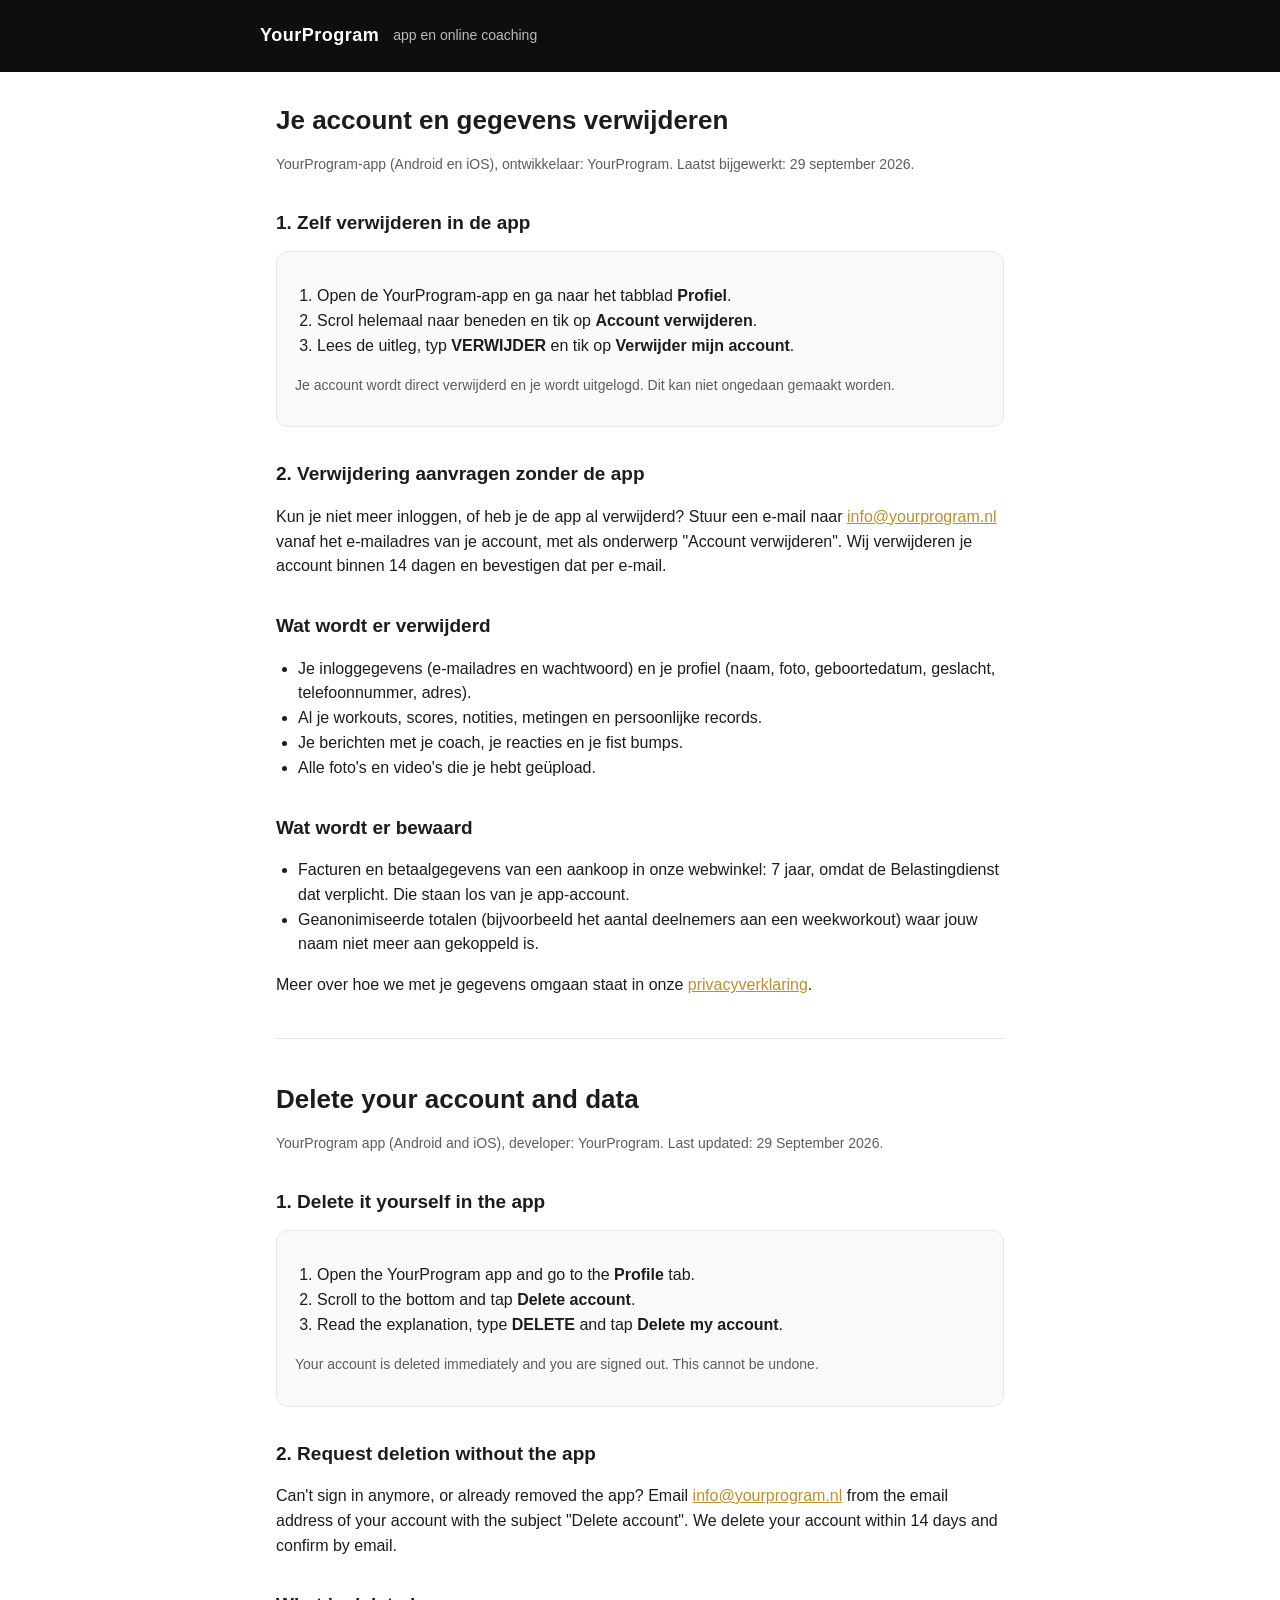
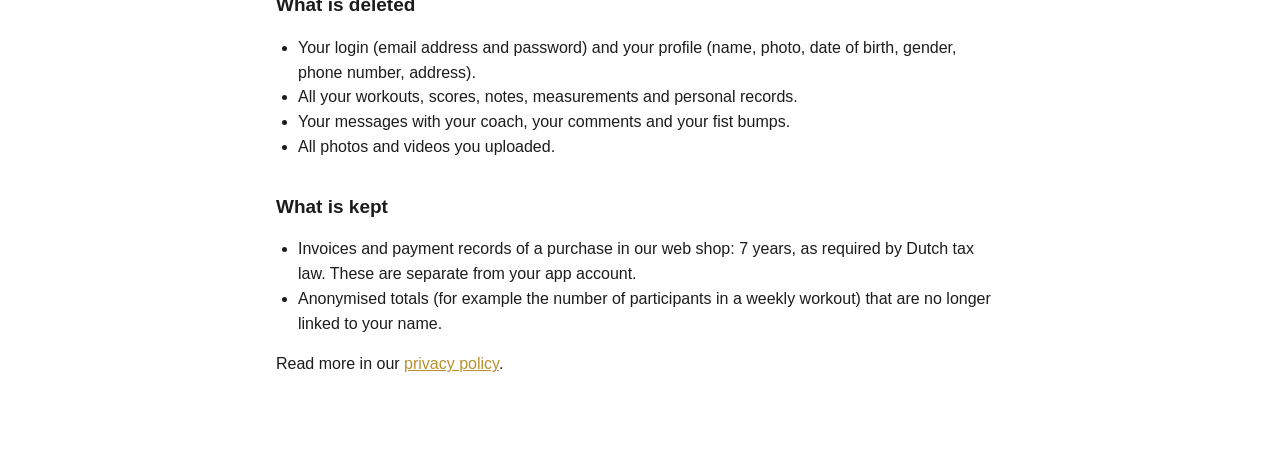
<file: account-verwijderen.html>
<!doctype html>
<html lang="nl">
<head>
  <meta charset="utf-8">
  <meta name="viewport" content="width=device-width, initial-scale=1">
  <title>Account en gegevens verwijderen | YourProgram</title>
  <meta name="description" content="Zo verwijder je je account en je gegevens in de YourProgram-app, of vraag je verwijdering aan.">
  <style>
    :root { --ink: #0E0E10; --paper: #ffffff; --tekst: #1c1c1e; --grijs: #5c5c62; --goud: #b8902f; --lijn: #e6e6e9; }
    * { box-sizing: border-box; }
    body { margin: 0; font-family: Inter, -apple-system, "Segoe UI", Roboto, Arial, sans-serif; color: var(--tekst); background: var(--paper); line-height: 1.55; }
    header { background: var(--ink); color: #fff; padding: 22px 16px; }
    header .inner { max-width: 760px; margin: 0 auto; display: flex; align-items: center; gap: 14px; }
    header strong { font-size: 18px; letter-spacing: .5px; }
    main { max-width: 760px; margin: 0 auto; padding: 28px 16px 56px; }
    h1 { font-size: 26px; margin: 0 0 6px; }
    h2 { font-size: 19px; margin: 32px 0 8px; }
    p, li { font-size: 16px; }
    ol, ul { padding-left: 22px; }
    .box { border: 1px solid var(--lijn); border-radius: 12px; padding: 16px 18px; margin: 14px 0; background: #fafafa; }
    .klein { color: var(--grijs); font-size: 14px; }
    a { color: var(--goud); }
    hr { border: 0; border-top: 1px solid var(--lijn); margin: 40px 0; }
  </style>
</head>
<body>
  <header><div class="inner"><strong>YourProgram</strong><span class="klein" style="color:#bbb">app en online coaching</span></div></header>
  <main>
    <h1>Je account en gegevens verwijderen</h1>
    <p class="klein">YourProgram-app (Android en iOS), ontwikkelaar: YourProgram. Laatst bijgewerkt: 29 september 2026.</p>

    <h2>1. Zelf verwijderen in de app</h2>
    <div class="box">
      <ol>
        <li>Open de YourProgram-app en ga naar het tabblad <strong>Profiel</strong>.</li>
        <li>Scrol helemaal naar beneden en tik op <strong>Account verwijderen</strong>.</li>
        <li>Lees de uitleg, typ <strong>VERWIJDER</strong> en tik op <strong>Verwijder mijn account</strong>.</li>
      </ol>
      <p class="klein">Je account wordt direct verwijderd en je wordt uitgelogd. Dit kan niet ongedaan gemaakt worden.</p>
    </div>

    <h2>2. Verwijdering aanvragen zonder de app</h2>
    <p>Kun je niet meer inloggen, of heb je de app al verwijderd? Stuur een e-mail naar <a href="mailto:info@yourprogram.nl">info@yourprogram.nl</a> vanaf het e-mailadres van je account, met als onderwerp "Account verwijderen". Wij verwijderen je account binnen 14 dagen en bevestigen dat per e-mail.</p>

    <h2>Wat wordt er verwijderd</h2>
    <ul>
      <li>Je inloggegevens (e-mailadres en wachtwoord) en je profiel (naam, foto, geboortedatum, geslacht, telefoonnummer, adres).</li>
      <li>Al je workouts, scores, notities, metingen en persoonlijke records.</li>
      <li>Je berichten met je coach, je reacties en je fist bumps.</li>
      <li>Alle foto's en video's die je hebt geüpload.</li>
    </ul>

    <h2>Wat wordt er bewaard</h2>
    <ul>
      <li>Facturen en betaalgegevens van een aankoop in onze webwinkel: 7 jaar, omdat de Belastingdienst dat verplicht. Die staan los van je app-account.</li>
      <li>Geanonimiseerde totalen (bijvoorbeeld het aantal deelnemers aan een weekworkout) waar jouw naam niet meer aan gekoppeld is.</li>
    </ul>
    <p>Meer over hoe we met je gegevens omgaan staat in onze <a href="privacy.html">privacyverklaring</a>.</p>

    <hr>

    <h1 lang="en">Delete your account and data</h1>
    <p class="klein" lang="en">YourProgram app (Android and iOS), developer: YourProgram. Last updated: 29 September 2026.</p>

    <h2 lang="en">1. Delete it yourself in the app</h2>
    <div class="box" lang="en">
      <ol>
        <li>Open the YourProgram app and go to the <strong>Profile</strong> tab.</li>
        <li>Scroll to the bottom and tap <strong>Delete account</strong>.</li>
        <li>Read the explanation, type <strong>DELETE</strong> and tap <strong>Delete my account</strong>.</li>
      </ol>
      <p class="klein">Your account is deleted immediately and you are signed out. This cannot be undone.</p>
    </div>

    <h2 lang="en">2. Request deletion without the app</h2>
    <p lang="en">Can't sign in anymore, or already removed the app? Email <a href="mailto:info@yourprogram.nl">info@yourprogram.nl</a> from the email address of your account with the subject "Delete account". We delete your account within 14 days and confirm by email.</p>

    <h2 lang="en">What is deleted</h2>
    <ul lang="en">
      <li>Your login (email address and password) and your profile (name, photo, date of birth, gender, phone number, address).</li>
      <li>All your workouts, scores, notes, measurements and personal records.</li>
      <li>Your messages with your coach, your comments and your fist bumps.</li>
      <li>All photos and videos you uploaded.</li>
    </ul>

    <h2 lang="en">What is kept</h2>
    <ul lang="en">
      <li>Invoices and payment records of a purchase in our web shop: 7 years, as required by Dutch tax law. These are separate from your app account.</li>
      <li>Anonymised totals (for example the number of participants in a weekly workout) that are no longer linked to your name.</li>
    </ul>
    <p lang="en">Read more in our <a href="privacy.html">privacy policy</a>.</p>
  </main>
</body>
</html>
</file>
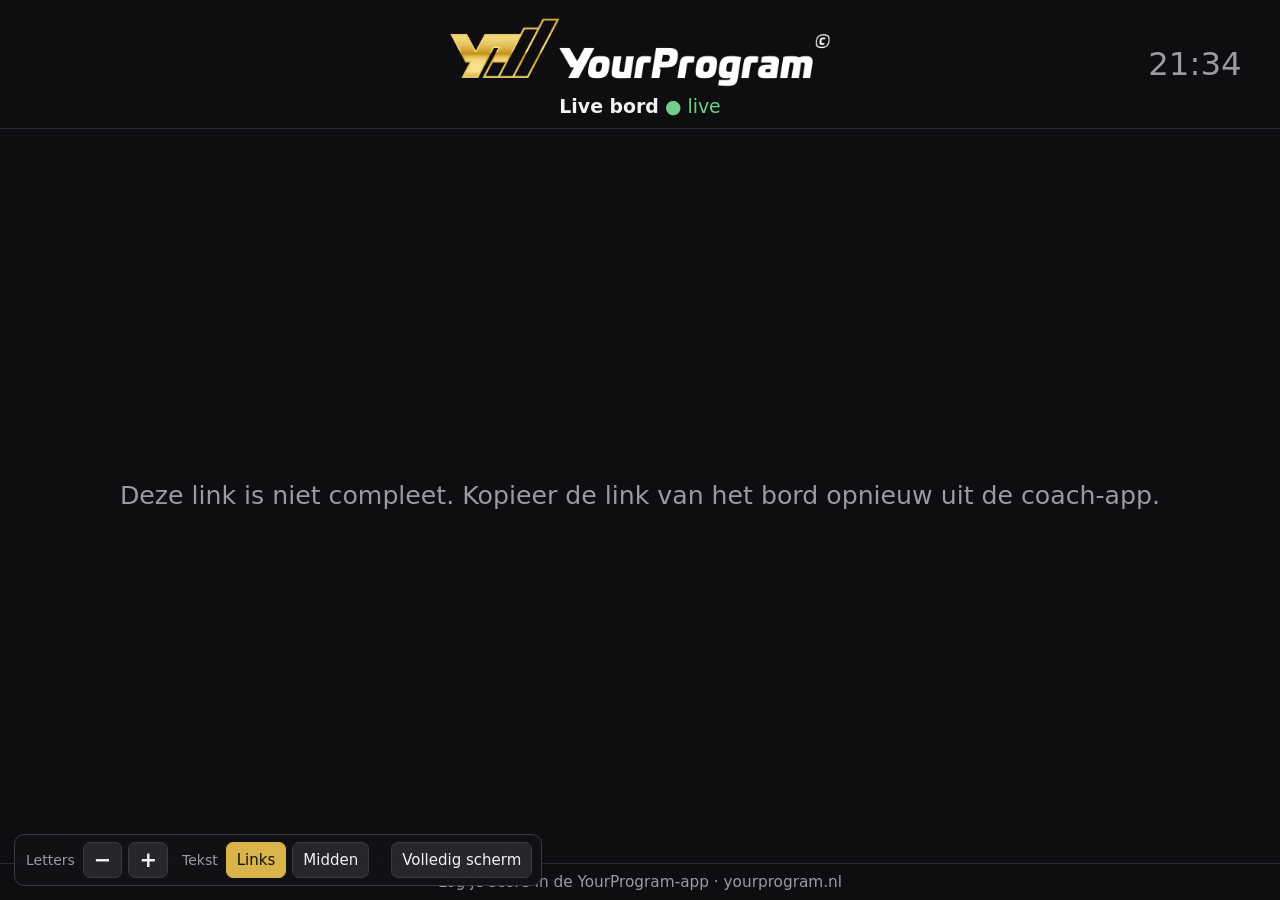
<file: bord.html>
<!doctype html>
<html lang="nl">
<head>
<meta charset="utf-8">
<meta name="viewport" content="width=device-width,initial-scale=1">
<meta name="robots" content="noindex,nofollow">
<title>YourProgram · Live bord</title>
<!--
  Live bord (20 nov 2026, wens Stefan): de pagina die op een tv of beamer staat tijdens een
  trainingsdag. Open link met een geheime code (?c=...), zonder inloggen. Haalt elke twee
  seconden de stand op via de functie live_bord_stand: het onderdeel dat de coach nu toont
  en de scores daarbij. Het logo staat vast bovenaan, zodat het op elke foto staat.

  Uitgangspunt (Stefan, 20 nov): wie het bedient moet het zonder uitleg snappen, dus wat
  vanzelf kan gaat vanzelf.
  - De scores deelt het bord zelf in: zo groot mogelijk, mannen en vrouwen apart, Rx boven
    Scaled. Passen ze niet meer leesbaar op één scherm, dan bladert het bord vanzelf door.
  - Instellen kan alleen wat niet vanzelf kan: de lettergrootte en plek van de workout-tekst
    en de verdeling van het scherm. Beweeg de muis (of tik) en linksonder komt een klein
    balkje, naar het voorbeeld van de tv van SugarWOD. Het werkt meteen, geldt alleen voor dit
    scherm (browsergeheugen) en verdwijnt vanzelf, net als de muisaanwijzer.
  Chromecast (20 nov 2026, naar de BoxTV van de CrossFit Capelle app): op /cast (zie vercel.json)
  draait deze pagina op de Chromecast zelf, als Google Cast custom receiver. De YourProgram-app
  op de telefoon zet hem daar neer en stuurt over het kanaal urn:x-cast:nl.yourprogram.bord het
  bericht {type:'bord', code}. Daarna leest de pagina het bord zoals altijd en mag de telefoon
  weg; bedienen gaat via de database (afstandsbediening in de app of de website).
  Wisselbalkje (21 nov 2026, wens Michel): bladert het bord door de scores (mannen en vrouwen
  om de beurt), dan loopt onder de scores een gouden balkje leeg, even breed als de scores
  zelf (Stefan: alleen bij de scores, niet over het hele scherm). Is het leeg, dan wisselt het
  bord. Zo zie je aankomen wanneer de andere groep in beeld komt.
  Bediening en klaarzetten: app/live-bord.js in de coach-app.
-->
<style>
:root{--ink:#0E0E10;--vlak:#17171A;--lijn:#2a2a2e;--goud:#D9B44A;--tekst:#f2f2f2;--zacht:#9a9aa0;--groen:#6fcf8a;--rood:#e5484d;--paars:#b9a2ff}
*{box-sizing:border-box}
html,body{height:100%;margin:0}
body{background:var(--ink);color:var(--tekst);font-family:"Segoe UI",system-ui,-apple-system,Roboto,Arial,sans-serif;overflow:hidden}
#bord{height:100vh;height:100dvh;display:grid;grid-template-rows:auto minmax(0,1fr) auto}
header{position:relative;text-align:center;padding:1.6vh 3vw 1.2vh;border-bottom:1px solid var(--lijn)}
header img{height:8.5vh;min-height:44px;max-width:80vw;object-fit:contain;display:block;margin:0 auto}
#kop{margin-top:.5vh;font-size:clamp(13px,2.1vh,26px);color:var(--zacht)}
#kop b{color:var(--tekst);font-weight:600}
#live{color:var(--groen);white-space:nowrap}
#live.weg{color:var(--rood)}
#klok{position:absolute;right:3vw;top:50%;transform:translateY(-50%);font-size:clamp(16px,3.6vh,44px);font-variant-numeric:tabular-nums;color:var(--zacht)}
main{min-height:0;display:grid;grid-template-columns:minmax(0,1fr)}
.vak{min-height:0;min-width:0;padding:2.2vh 2.4vw;display:flex;flex-direction:column}
main.split .vak+.vak{border-left:1px solid var(--lijn)}
.label{color:var(--goud);font-size:clamp(12px,1.9vh,22px);letter-spacing:.04em;margin-bottom:.8vh;flex:none}
.label.midden{text-align:center}
.titel{font-size:clamp(20px,4.2vh,54px);font-weight:700;line-height:1.15;margin:0 0 1.4vh;flex:none}
.tekst{flex:1;min-height:0;overflow:hidden;line-height:1.22;color:#dcdce0}
.tekst .wit{height:.5em}
.cap{flex:none;margin-top:1.2vh;color:var(--zacht);font-size:clamp(12px,2vh,24px)}
.scores{flex:1;min-height:0;overflow:hidden;display:grid;column-gap:1.4em;align-content:start;justify-content:center}
.kol{min-width:0}
.regel{height:var(--lh);display:flex;align-items:center}
.regel.groep{align-items:flex-end;padding-bottom:.3em;color:var(--goud);font-size:.8em;letter-spacing:.04em;justify-content:center;white-space:nowrap}
.regel.groep span{color:var(--paars)}
.regel.groep i{font-style:normal;color:var(--zacht);margin-left:.5em}
.rij{flex:1;min-width:0;height:calc(var(--lh) - .3em);display:flex;align-items:center;gap:.6em;background:var(--vlak);border:1px solid transparent;border-radius:.4em;padding:0 .7em}
.rij.nieuw{border-color:var(--goud);background:#22201a}
.rij.leeg{background:none;border:1px dashed #3d3d43}
.rij.leeg .nr{color:#77777d}
.rij .nr{color:var(--goud);width:1.6em;flex:none;text-align:right;font-variant-numeric:tabular-nums}
.rij .nm{flex:1;min-width:0;overflow:hidden;text-overflow:ellipsis;white-space:nowrap}
.rij .sc{flex:none;font-weight:700;font-variant-numeric:tabular-nums}
.rij .nw{font-size:.62em;color:var(--goud);margin-left:.5em}
.blz{flex:none;display:flex;gap:.7em;justify-content:center;align-items:center;height:3.6vh;min-height:24px;overflow:hidden;padding-top:.8vh;color:var(--zacht);font-size:clamp(11px,1.6vh,18px)}
.blz b{width:.7em;height:.7em;border-radius:50%;background:#3a3a3f;display:inline-block}
.blz b.aan{background:var(--goud)}
.leeg{color:var(--zacht);text-align:center;margin:auto;font-size:clamp(15px,2.8vh,34px);line-height:1.5;padding:0 6vw}
.midden .titel,.midden>.label,.midden .tekst,.midden .cap{text-align:center}
footer{text-align:center;padding:1vh 3vw;border-top:1px solid var(--lijn);color:var(--zacht);font-size:clamp(11px,1.7vh,20px)}
#wissel{flex:none;align-self:center;width:100%;max-width:100%;height:.8vh;min-height:5px;margin-top:.9vh;background:var(--lijn);border-radius:99px;overflow:hidden;visibility:hidden}
#wissel.aan{visibility:visible}
#wissel i{display:block;height:100%;background:var(--goud);border-radius:99px;transform-origin:left center;transition:transform .25s linear}
#balk{position:fixed;left:14px;bottom:14px;z-index:7;display:flex;align-items:center;gap:6px;background:rgba(18,18,21,.97);border:1px solid #3a3a3f;border-radius:10px;padding:7px 9px;font-size:14px;color:var(--zacht)}
#balk.uit,body.cast #balk{display:none}
#balk span{margin:0 2px 0 8px}
#balk span:first-child{margin-left:2px}
#balk button{background:#26262b;color:var(--tekst);border:1px solid #3a3a3f;border-radius:7px;min-width:38px;height:36px;padding:0 10px;font-size:15px;cursor:pointer;font-family:inherit}
#balk button:hover{border-color:var(--goud)}
#balk button.aan{background:var(--goud);color:#111;border-color:var(--goud)}
#balk button.teken{font-size:21px;font-weight:600;line-height:1}
@media (max-width:820px),(orientation:portrait){
  body{overflow:auto}
  #bord{height:auto;min-height:100vh;padding:0 !important}
  main.split{grid-template-columns:minmax(0,1fr) !important}
  main.split .vak+.vak{border-left:none;border-top:1px solid var(--lijn)}
  .tekst,.scores{overflow:visible;flex:none}
  .regel.groep{justify-content:flex-start}
  #klok{display:none}
  #balk{display:none}
  #wissel{display:none}
}
</style>
</head>
<body>
<div id="bord">
  <header>
    <img src="img/logo-yp-2021.png" alt="YourProgram">
    <div id="kop"><b id="kop-titel">Live bord</b> <span id="kop-datum"></span> <span id="live">&#9679; live</span></div>
    <div id="klok"></div>
  </header>
  <main id="main"><div class="leeg">Bord laden…</div></main>
  <footer>Log je score in de YourProgram-app &middot; yourprogram.nl</footer>
</div>
<div id="balk" class="uit"></div>
<script>
const SUPABASE_URL="https://ujuvbxqgnxkyjcmcrqpw.supabase.co";
const SUPABASE_KEY="sb_publishable_e_959eiOehMLgZzfZDFiuQ_2UVK-z_c";
const CAST=location.pathname.replace(/\/+$/,"")==="/cast"; // op de Chromecast: de code komt van de telefoon
let CODE=new URLSearchParams(location.search).get("c")||"";
// ELKE_MS: zo vaak kijkt het bord of er iets veranderd is. Was 2 seconden; na de test met de
// Chromecast (20 nov 2026, Stefan: een paar seconden vertraging) een halve seconde. Eén aanvraag
// duurt ongeveer 80 ms en is klein. Lukt het ophalen niet, dan rustiger aan (FOUT_MS).
const ELKE_MS=500,FOUT_MS=2000,NIEUW_MS=25000,WISSEL_MS=12000;
const MAANDVOL=["januari","februari","maart","april","mei","juni","juli","augustus","september","oktober","november","december"];
const esc=s=>(s==null?"":String(s)).replace(/[&<>"]/g,c=>({"&":"&amp;","<":"&lt;",">":"&gt;",'"':"&quot;"}[c]));
const pad=n=>String(n).padStart(2,"0");
const EENHEID={calories:"cal",meters:"m",km:"km",cm:"cm",watt:"W",rpm:"rpm",bpm:"bpm",spm:"spm"};
const komma=v=>String(v).replace(".",",");
const smalScherm=()=>window.matchMedia("(max-width:820px),(orientation:portrait)").matches;

// Zelfde regels als het leaderboard in de coach-app en de telefoon-app (weekworkout.js).
function scoreTxt(r,st){
  let t="";
  if(r.score_value!=null)t=komma(r.score_value)+(EENHEID[st]?" "+EENHEID[st]:"");
  else if(r.time_seconds!=null)t=Math.floor(r.time_seconds/60)+":"+pad(r.time_seconds%60);
  else if(r.load_kg!=null)t=komma(r.load_kg)+" kg";
  else if(r.rounds!=null)t=r.rounds+" rondes"+(r.reps!=null?" + "+r.reps:"");
  else if(r.reps!=null)t=r.reps+" reps";
  else t=r.score_text||"";
  return (r.capped?"CAP · ":"")+(t||"–");
}
function vergelijk(st){
  const n=(v,d)=>v==null?d:Number(v);
  return (a,b)=>{
    if(st==="time"){
      const ca=a.capped?1:0,cb=b.capped?1:0;if(ca!==cb)return ca-cb;
      if(ca)return (n(b.rounds,-1)-n(a.rounds,-1))||(n(b.reps,-1)-n(a.reps,-1));
      return n(a.time_seconds,1e15)-n(b.time_seconds,1e15);
    }
    if(st==="load")return n(b.load_kg,-1)-n(a.load_kg,-1);
    if(st==="reps")return n(b.reps,-1)-n(a.reps,-1);
    if(st==="rounds_reps")return (n(b.rounds,-1)-n(a.rounds,-1))||(n(b.reps,-1)-n(a.reps,-1));
    if(EENHEID[st])return n(b.score_value,-1e9)-n(a.score_value,-1e9);
    return new Date(a.created_at)-new Date(b.created_at);
  };
}
function datumNL(iso){
  const m=/^(\d{4})-(\d{2})-(\d{2})/.exec(iso||"");if(!m)return "";
  return Number(m[3])+" "+MAANDVOL[Number(m[2])-1]+" "+m[1];
}
// De opmaak: wat de coach in de coach-app instelt, met daaroverheen wat op dit scherm zelf is
// ingesteld. Alleen de workout-tekst (grootte, links of midden), de verdeling van het scherm
// en de rand zijn instelbaar; de scores deelt het bord zelf in.
// Dezelfde standaardwaarden als lvbOpmaak() in app/live-bord.js.
const lokaalSleutel=()=>"lvb_opmaak_"+CODE,serverSleutel=()=>"lvb_server_"+CODE;
let lokaal={};
function lokaalLaad(){lokaal={};try{const v=JSON.parse(localStorage.getItem(lokaalSleutel())||"{}");if(v&&typeof v==="object")lokaal=v;}catch(e){lokaal={};}}
lokaalLaad();
function lokaalBewaar(){try{localStorage.setItem(lokaalSleutel(),JSON.stringify(lokaal));}catch(e){}}
// Verandert de coach de opmaak via de afstandsbediening in de app of op de website, dan wint
// dat van wat eerder op dit scherm zelf was ingesteld: de eigen instelling van het scherm
// wordt gewist. Zo doet de afstandsbediening altijd wat de coach verwacht. De laatst geziene
// opmaak van de coach staat in het browsergeheugen, zodat verversen niets wist.
function serverOpmaak(s){
  try{
    const nu=JSON.stringify(s.opmaak||{}),vorig=localStorage.getItem(serverSleutel());
    if(vorig!==null&&vorig!==nu){lokaal={};localStorage.removeItem(lokaalSleutel());}
    if(vorig!==nu)localStorage.setItem(serverSleutel(),nu);
  }catch(e){}
}
function opmaakVan(s){
  const o=Object.assign({},(s&&s.opmaak)||{},lokaal),w=Number(o.workout);
  return {workout:w>=40&&w<=200?Math.round(w/10)*10:100,
    workoutPlek:(o.workoutPlek==="links"||o.workoutPlek==="midden")?o.workoutPlek:"",
    verdeling:["70","60","50"].includes(String(o.verdeling))?String(o.verdeling):"70",
    rand:Math.max(0,Math.min(8,Number(o.rand)||0))};
}
const VERDELING={"70":"minmax(0,7fr) minmax(0,3fr)","60":"minmax(0,6fr) minmax(0,4fr)","50":"minmax(0,1fr) minmax(0,1fr)"};
// Links of midden: wat gekozen is, en anders links naast de scores en in het midden als de tekst alleen staat.
const plekVan=(om,alleen)=>om.workoutPlek||(alleen?"midden":"links");
const staatAlleen=s=>!!(s&&s.onderdeel)&&(s.onderdeel.soort!=="workout"||s.weergave==="workout");

// Welke scores zijn nieuw sinds dit onderdeel op het bord kwam? Die krijgen even een gouden rand,
// en het bord bladert naar de bladzijde waar de nieuwe score staat.
let stand=null,vorige="",fouten=0,onderdeelId=null,gezien={},nieuwTot={},springNaar=null;
let pagina=0,aantalPag=1,laatsteWissel=Date.now(),pauze=false;
function merkNieuw(s){
  const o=s.onderdeel,oid=o?o.id:null,nu=Date.now();
  const eerste=oid!==onderdeelId;
  if(eerste){onderdeelId=oid;gezien={};nieuwTot={};pagina=0;laatsteWissel=nu;springNaar=null;}
  (s.scores||[]).forEach(r=>{
    const sleutel=r.id+"|"+scoreTxt(r,o&&o.score_type)+"|"+(r.rx||"");
    if(gezien[r.id]!==sleutel){
      if(!eerste){nieuwTot[r.id]=nu+NIEUW_MS;if(!springNaar)springNaar=r.id;}
      gezien[r.id]=sleutel;
    }
  });
}
// De scores als regels per stroom: mannen en vrouwen, elk met Rx en daaronder Scaled. Die vier
// vakken staan er altijd (wens Stefan); een vak met minder dan `vul` scores krijgt lege regels
// 1, 2, 3 zodat je ziet waar de scores komen. Scores zonder man/vrouw krijgen een eigen stroom
// "Overig", alleen als ze er zijn. Elke stroom krijgt zijn eigen kolom(men).
function stromenVan(s,vul){
  const o=s.onderdeel,st=(o&&o.score_type)||"text",rows=s.scores||[];
  const soort=r=>(r.gender==="man"||r.gender==="vrouw")?r.gender:"overig";
  return [["man","Mannen"],["vrouw","Vrouwen"],["overig","Overig"]].map(cat=>{
    const regels=[],vast=cat[0]!=="overig";
    ["rx","scaled"].forEach(rx=>{
      const g=rows.filter(r=>soort(r)===cat[0]&&(r.rx==="scaled"?"scaled":"rx")===rx).sort(vergelijk(st));
      if(!g.length&&!vast)return;
      g.forEach((r,i)=>regels.push({r,rang:i+1,groep:cat[0]+rx,naam:cat[1],rx}));
      for(let i=g.length+1;i<=(vast?vul:0);i++)regels.push({leeg:true,rang:i,groep:cat[0]+rx,naam:cat[1],rx});
    });
    return regels;
  }).filter(x=>x.length);
}
// Eén stroom opknippen in kolommen van hooguit R regels. Een kopje telt als regel; boven aan
// een kolom staat altijd het kopje van de groep die daar doorloopt.
function kolommenVan(regels,R){
  const kols=[];let kol=[],vorige=null;
  regels.forEach(l=>{
    const kop=kol.length===0||l.groep!==vorige;
    if(kol.length&&kol.length+(kop?2:1)>R){kols.push(kol);kol=[];}
    if(kol.length===0||l.groep!==vorige)kol.push({kop:true,naam:l.naam,rx:l.rx,vervolg:l.rang>1});
    kol.push(l);vorige=l.groep;
  });
  if(kol.length)kols.push(kol);
  return kols;
}
// Kolommen verdelen over bladzijden van K kolommen. Elke stroom krijgt evenveel kolommen per
// bladzijde, zodat mannen en vrouwen naast elkaar blijven staan en samen doorbladeren.
function bladzijden(perStroom,K){
  if(!perStroom.length)return [];
  // Kolommen per stroom: gelijk verdeeld, een kolom die overblijft gaat naar de eerste stroom(en).
  const n=perStroom.length,c=perStroom.map((k,i)=>Math.max(1,Math.floor(K/n)+(i<K%n&&K>n?1:0)));
  const diep=Math.max(...perStroom.map((k,i)=>Math.ceil(k.length/c[i]))),uit=[];
  for(let d=0;d<diep;d++){
    let laag=[];perStroom.forEach((k,i)=>{laag=laag.concat(k.slice(d*c[i],(d+1)*c[i]));});
    for(let i=0;i<laag.length;i+=K)uit.push(laag.slice(i,i+K));
  }
  return uit;
}
// De indeling kiest het bord zelf: de grootste letter waarbij alle scores op één scherm passen
// (met zo min mogelijk kolommen). Wordt de letter daarvoor te klein om van een afstand te
// lezen, dan blijft hij op de kleinste leesbare maat en bladert het bord door. Is er te
// weinig breedte om mannen en vrouwen naast elkaar te zetten, dan staan ze onder elkaar.
// Eerst met drie regels per vak (ook de lege); past dat niet, dan met één lege regel in een
// vak zonder scores. Bij bladeren staan mannen en vrouwen elk op een eigen bladzijde.
const REGEL=1.9; // regelhoogte in letters
function indeling(s,W,H){
  const vh=window.innerHeight,fMax=Math.round(vh*0.036),fMin=Math.max(14,Math.round(vh*0.022));
  const ruim=stromenVan(s,3),krap=stromenVan(s,1);
  const probeer=(stromen,f,bladeren)=>{
    const R=Math.max(3,Math.floor(H/(f*REGEL))),kMax=Math.max(1,Math.min(4,Math.floor((W+1.4*f)/(17.4*f))));
    let beste=null;
    for(let K=1;K<=kMax;K++){
      const samen=[[].concat(...stromen)];
      const sets=K<stromen.length?(bladeren?[stromen,samen]:[samen,stromen]):[stromen];
      for(const str of sets){
        const pags=bladzijden(str.map(x=>kolommenVan(x,R)),K);
        if(!beste||pags.length<beste.pags.length)beste={K,f,pags};
        if(pags.length<=1)return beste;
      }
    }
    return beste;
  };
  for(const stromen of [ruim,krap]){
    for(let f=fMax;f>=fMin;f--){const b=probeer(stromen,f,false);if(b.pags.length<=1)return b;}
  }
  return probeer(krap,fMin,true);
}
function vulScores(){
  const sc=document.getElementById("scores"),blz=document.getElementById("blz");
  if(!sc||!stand){wisselTeken();return;}
  const s=stand,st=(s.onderdeel&&s.onderdeel.score_type)||"text",nu=Date.now();
  let pags,f,lh,breed,balkB=0;
  if(smalScherm()){
    // Telefoon of staand scherm: alles onder elkaar, scrollen mag.
    pags=bladzijden([kolommenVan([].concat(...stromenVan(s,1)),100000)],1);f=16;lh=42;breed="minmax(0,1fr)";
  }else{
    const W=sc.clientWidth,H=sc.clientHeight,keuze=indeling(s,W,H);
    pags=keuze.pags;f=keuze.f;lh=f*REGEL;
    const kolB=Math.floor(Math.min((W-(keuze.K-1)*1.4*f)/keuze.K,26*f));
    breed="repeat("+keuze.K+","+kolB+"px)";balkB=Math.round(keuze.K*kolB+(keuze.K-1)*1.4*f);
  }
  const wb=document.getElementById("wissel");if(wb)wb.style.width=balkB?balkB+"px":"";
  sc.style.fontSize=f+"px";sc.style.setProperty("--lh",lh+"px");sc.style.gridTemplateColumns=breed;
  aantalPag=pags.length||1;
  if(springNaar){
    const i=pags.findIndex(p=>p.some(k=>k.some(x=>x.r&&x.r.id===springNaar)));
    if(i>=0&&i!==pagina){pagina=i;laatsteWissel=nu;}
    springNaar=null;
  }
  if(pagina>=aantalPag)pagina=0;
  sc.innerHTML=(pags[pagina]||[]).map(k=>'<div class="kol">'+k.map(x=>{
    if(x.kop)return '<div class="regel groep"><div>'+esc(x.naam?x.naam+" / ":"")+(x.rx==="rx"?'Rx':'<span>Scaled</span>')+(x.vervolg?'<i>vervolg</i>':'')+'</div></div>';
    if(x.leeg)return '<div class="regel"><div class="rij leeg"><span class="nr">'+x.rang+'</span></div></div>';
    const r=x.r,nieuw=(nieuwTot[r.id]||0)>nu;
    return '<div class="regel"><div class="rij'+(nieuw?' nieuw':'')+'"><span class="nr">'+x.rang+'</span><span class="nm">'+esc(r.naam||"Naamloos")+
      (nieuw?'<span class="nw">nieuw</span>':'')+'</span><span class="sc">'+esc(scoreTxt(r,st))+'</span></div></div>';
  }).join("")+'</div>').join("");
  if(blz)blz.innerHTML=aantalPag>1?Array.from({length:aantalPag},(x,i)=>'<b'+(i===pagina?' class="aan"':'')+'></b>').join("")+'<span>'+(pagina+1)+' van '+aantalPag+(pauze?' · gepauzeerd':'')+'</span>':"";
  wisselTeken();
}
// Het balkje onder de scores: vol na een wissel, leeg op het moment dat het bord doorbladert.
// Het staat in het scoresvak en wordt dus bij elke nieuwe stand opnieuw getekend; daarom krijgt
// het zijn lengte meteen mee (wisselRest), anders zou het telkens even vol terugspringen. De
// ruimte is er altijd (visibility), zodat de indeling van de scores niet verspringt.
// Alleen als er echt gebladerd wordt (meer dan één bladzijde, niet gepauzeerd). De lengte komt
// vier keer per seconde uit dezelfde klok als het bladeren (laatsteWissel) en schuift er
// vloeiend naartoe. Zo loopt het balkje altijd gelijk met de wissel, ook op een trage tv of
// Chromecast die beeldjes overslaat (een losse animatie van 12 seconden kan dan achterlopen).
const WISSEL_TIK=250;
const wisselRest=()=>Math.max(0,Math.min(1,1-(Date.now()+WISSEL_TIK-laatsteWissel)/WISSEL_MS)).toFixed(4);
function wisselTeken(){
  const el=document.getElementById("wissel");if(!el)return;
  const toon=!!stand&&!!document.getElementById("scores")&&aantalPag>1&&!pauze&&!smalScherm();
  el.classList.toggle("aan",toon);
  if(!toon)return;
  el.firstElementChild.style.transform="scaleX("+wisselRest()+")";
}
// Meer scores dan er passen: om de paar seconden door naar de volgende bladzijde.
setInterval(()=>{
  wisselTeken();
  if(!stand||aantalPag<2||pauze)return;
  if(Date.now()-laatsteWissel<WISSEL_MS)return;
  pagina=(pagina+1)%aantalPag;laatsteWissel=Date.now();vulScores();
},WISSEL_TIK);

// Workout-tekst: elke regel apart, een lege regel wordt een kleine tussenruimte. Zo groeit de
// ruimte tussen de regels niet mee als de letters groter worden.
function tekstHtml(t){
  let uit="",wit=false;
  String(t||"").replace(/\r/g,"").split("\n").forEach(regel=>{
    if(regel.trim()){uit+='<div>'+esc(regel)+'</div>';wit=false;}
    else if(uit&&!wit){uit+='<div class="wit"></div>';wit=true;}
  });
  return uit;
}
function workoutHtml(s,midden){
  const o=s.onderdeel;
  const cap=o.soort==="workout"&&o.score_type==="time"&&o.timecap?'<div class="cap">Tijdslimiet '+Math.floor(o.timecap/60)+":"+pad(o.timecap%60)+'</div>':'';
  return '<div class="vak'+(midden?' midden':'')+'"><div class="label">Onderdeel '+s.nr+' van '+s.aantal+'</div>'+
    '<h1 class="titel">'+esc(o.titel||"")+'</h1><div class="tekst" id="tekst">'+tekstHtml(o.tekst)+'</div>'+cap+'</div>';
}
function teken(){
  const main=document.getElementById("main"),s=stand;
  balkTeken();
  if(!s){main.className="";main.innerHTML='<div class="leeg">Dit bord bestaat niet (meer). Controleer de link.</div>';wisselTeken();return;}
  document.getElementById("kop-titel").textContent=s.titel||"Live bord";
  document.getElementById("kop-datum").textContent=s.datum?"· "+datumNL(s.datum)+" ·":"·";
  document.title=(s.titel||"Live bord")+" · YourProgram";
  const o=s.onderdeel;
  if(!o){main.className="";main.innerHTML='<div class="leeg">Het bord staat klaar. Het eerste onderdeel verschijnt hier zo.</div>';wisselTeken();return;}
  const om=opmaakVan(s),n=(s.scores||[]).length,alleen=staatAlleen(s),midden=plekVan(om,alleen)==="midden";
  const scoresVak=kop=>'<div class="vak'+(kop?' midden':'')+'">'+(kop?'<div class="label">Onderdeel '+s.nr+' van '+s.aantal+'</div><h1 class="titel">'+esc(o.titel||"")+'</h1>':'')+
    '<div class="label midden">Scores'+(n?' · '+n+' binnen':'')+'</div>'+
    '<div class="scores" id="scores"></div><div class="blz" id="blz"></div>'+
    '<div id="wissel"><i style="transform:scaleX('+wisselRest()+')"></i></div></div>';
  document.getElementById("bord").style.padding=om.rand?(om.rand+"vh "+om.rand+"vw"):"";
  main.style.gridTemplateColumns="";
  if(alleen){main.className="";main.innerHTML=workoutHtml(s,midden);}
  else if(s.weergave==="scores"){main.className="";main.innerHTML=scoresVak(true);}
  else{main.className="split";main.style.gridTemplateColumns=VERDELING[om.verdeling];main.innerHTML=workoutHtml(s,midden)+scoresVak(false);}
  pasAan();
}
// Workout-tekst: letters zo groot als ingesteld, maar alles moet in beeld passen (een tv scrolt niet).
function pas(el,max,min){
  if(!el)return;
  let f=max,n=0;el.style.fontSize=f+"px";
  while(f>min&&n++<120&&(el.scrollHeight>el.clientHeight+1||el.scrollWidth>el.clientWidth+1)){f=Math.max(min,f*0.96);el.style.fontSize=f+"px";}
}
function pasAan(){
  const t=document.getElementById("tekst");
  if(smalScherm()){if(t)t.style.fontSize="17px";}
  else{
    const om=opmaakVan(stand),h=window.innerHeight*(1-om.rand/50),alleen=!document.getElementById("main").classList.contains("split");
    pas(t,Math.round(h*(alleen?0.06:0.046)*om.workout/100),12);
  }
  vulScores();
}
window.addEventListener("resize",()=>{if(stand)pasAan();});

let haalLoopt=false;
function startHalen(){if(haalLoopt||!CODE)return;haalLoopt=true;haal();}
async function haal(){
  const stop=new AbortController(),klok=setTimeout(()=>stop.abort(),8000);
  try{
    const r=await fetch(SUPABASE_URL+"/rest/v1/rpc/live_bord_stand",{method:"POST",cache:"no-store",signal:stop.signal,
      headers:{"apikey":SUPABASE_KEY,"Authorization":"Bearer "+SUPABASE_KEY,"Content-Type":"application/json"},
      body:JSON.stringify({p_code:CODE})});
    if(!r.ok)throw new Error("http "+r.status);
    const s=await r.json();
    fouten=0;document.getElementById("live").className="";document.getElementById("live").innerHTML="&#9679; live";
    if(s){serverOpmaak(s);merkNieuw(s);}
    // Alleen opnieuw tekenen als er iets veranderd is, of als een gouden rand moet verlopen.
    const nu=Date.now(),actief=Object.keys(nieuwTot).filter(id=>nieuwTot[id]>nu).sort().join(",");
    const sleutel=JSON.stringify(s)+"#"+actief;
    if(sleutel!==vorige){vorige=sleutel;stand=s;teken();}
  }catch(e){
    fouten++;
    if(fouten>=3){const l=document.getElementById("live");l.className="weg";l.innerHTML="&#9679; geen verbinding";}
  }finally{clearTimeout(klok);setTimeout(haal,fouten?FOUT_MS:ELKE_MS);}
}
function tikKlok(){const d=new Date();document.getElementById("klok").textContent=pad(d.getHours())+":"+pad(d.getMinutes());}
tikKlok();setInterval(tikKlok,10000);

// Scherm wakker houden (waar de browser dat toestaat).
async function wakker(){try{if(navigator.wakeLock&&document.visibilityState==="visible")await navigator.wakeLock.request("screen");}catch(e){}}
document.addEventListener("visibilitychange",wakker);wakker();

// Het balkje linksonder (naar de tv van SugarWOD): letters kleiner en groter, links of midden,
// de verdeling van het scherm en volledig scherm. Het komt bij een muisbeweging of tik en is
// drie seconden later weer weg, net als de muisaanwijzer, zodat er niets blijft staan waar
// atleten naar kijken. Een klik werkt meteen en wordt op dit scherm onthouden.
const balk=document.getElementById("balk"),WEG_MS=3000;
let balkKlok=null,muisKlok=null;
function opnieuw(){if(stand)teken();else balkTeken();balkToon();}
function balkLetter(d){lokaal.workout=Math.max(40,Math.min(200,opmaakVan(stand).workout+d*10));lokaalBewaar();opnieuw();}
function balkZet(veld,waarde){lokaal[veld]=waarde;lokaalBewaar();opnieuw();}
function balkBlad(d){if(aantalPag<2)return;pagina=(pagina+d+aantalPag)%aantalPag;laatsteWissel=Date.now();vulScores();}
function balkPauze(){pauze=!pauze;laatsteWissel=Date.now();vulScores();}
function volKlik(){try{if(document.fullscreenElement)document.exitFullscreen();else document.documentElement.requestFullscreen();}catch(e){}}
function balkTeken(){
  const om=opmaakVan(stand),alleen=staatAlleen(stand),plek=plekVan(om,alleen),split=!!(stand&&stand.onderdeel)&&!alleen&&stand.weergave!=="scores";
  const keuze=(veld,nu,opties)=>opties.map(x=>'<button class="'+(nu===x[0]?"aan":"")+'" onclick="balkZet(\''+veld+'\',\''+x[0]+'\')" title="'+x[2]+'">'+x[1]+'</button>').join("");
  balk.innerHTML='<span>Letters</span><button class="teken" onclick="balkLetter(-1)" title="Workout-tekst kleiner">−</button><button class="teken" onclick="balkLetter(1)" title="Workout-tekst groter">+</button>'+
    '<span>Tekst</span>'+keuze("workoutPlek",plek,[["links","Links","Workout-tekst links"],["midden","Midden","Workout-tekst in het midden"]])+
    (split?'<span>Workout / scores</span>'+keuze("verdeling",om.verdeling,[["70","70 / 30","Workout 70 procent van het scherm, scores 30"],["60","60 / 40","Workout 60 procent, scores 40"],["50","50 / 50","Workout en scores even breed"]]):'')+
    (document.documentElement.requestFullscreen?'<span></span><button onclick="volKlik()">'+(document.fullscreenElement?"Volledig scherm uit":"Volledig scherm")+'</button>':'');
}
function balkToon(){
  balk.classList.remove("uit");document.documentElement.style.cursor="";
  clearTimeout(balkKlok);balkKlok=setTimeout(()=>{balk.classList.add("uit");},WEG_MS);
  clearTimeout(muisKlok);muisKlok=setTimeout(()=>{document.documentElement.style.cursor="none";},WEG_MS);
}
document.addEventListener("mousemove",balkToon,{passive:true});
document.addEventListener("touchstart",balkToon,{passive:true});
document.addEventListener("fullscreenchange",balkTeken);
// Toetsen voor wie ze kent: pijltjes bladeren door de scores, spatie pauzeert het bladeren.
document.addEventListener("keydown",e=>{
  if(e.key==="ArrowRight")balkBlad(1);else if(e.key==="ArrowLeft")balkBlad(-1);
  else if(e.key===" "){e.preventDefault();balkPauze();}
});
balkTeken();balkToon();

// ---------- Chromecast (app.yourprogram.nl/cast) ----------
const CAST_NS="urn:x-cast:nl.yourprogram.bord";
function castBord(code){
  code=String(code||"");
  if(!/^[0-9a-f]{12,40}$/.test(code)||code===CODE)return;
  CODE=code;lokaalLaad();
  stand=null;vorige="";onderdeelId=null;gezien={};nieuwTot={};pagina=0;
  document.getElementById("main").innerHTML='<div class="leeg">Bord laden…</div>';
  startHalen();
}
function startCast(){
  document.body.classList.add("cast");
  window.bordBericht=(m)=>{if(m&&m.type==="bord")castBord(m.code);return {type:"status",code:CODE};}; // testen zonder telefoon
  document.getElementById("main").innerHTML='<div class="leeg">Verbonden met de tv. Open in de app het Live bord, dan verschijnt het hier.</div>';
  const s=document.createElement("script");
  s.src="https://www.gstatic.com/cast/sdk/libs/caf_receiver/v3/cast_receiver_framework.js";
  s.onload=()=>{
    const ctx=cast.framework.CastReceiverContext.getInstance();
    ctx.addCustomMessageListener(CAST_NS,(ev)=>{
      try{const m=ev.data||{};if(m.type==="bord")castBord(m.code);}catch(e){console.error(e);}
      try{ctx.sendCustomMessage(CAST_NS,ev.senderId,{type:"status",code:CODE,titel:stand?stand.titel:""});}catch(e){}
    });
    const opts=new cast.framework.CastReceiverOptions();
    opts.customNamespaces={[CAST_NS]:cast.framework.system.MessageType.JSON};
    opts.disableIdleTimeout=true; // geen video: anders sluit de Chromecast de pagina na een tijdje
    opts.skipPlayersLoad=true;
    opts.statusText="YourProgram Live bord";
    ctx.start(opts);
  };
  s.onerror=()=>{document.getElementById("main").innerHTML='<div class="leeg">De koppeling met de Chromecast kon niet laden. Controleer de internetverbinding van de tv.</div>';};
  document.head.appendChild(s);
}

if(CAST){startCast();if(CODE)startHalen();}
else if(!CODE){document.getElementById("main").innerHTML='<div class="leeg">Deze link is niet compleet. Kopieer de link van het bord opnieuw uit de coach-app.</div>';}
else startHalen();
</script>
</body>
</html>
</file>
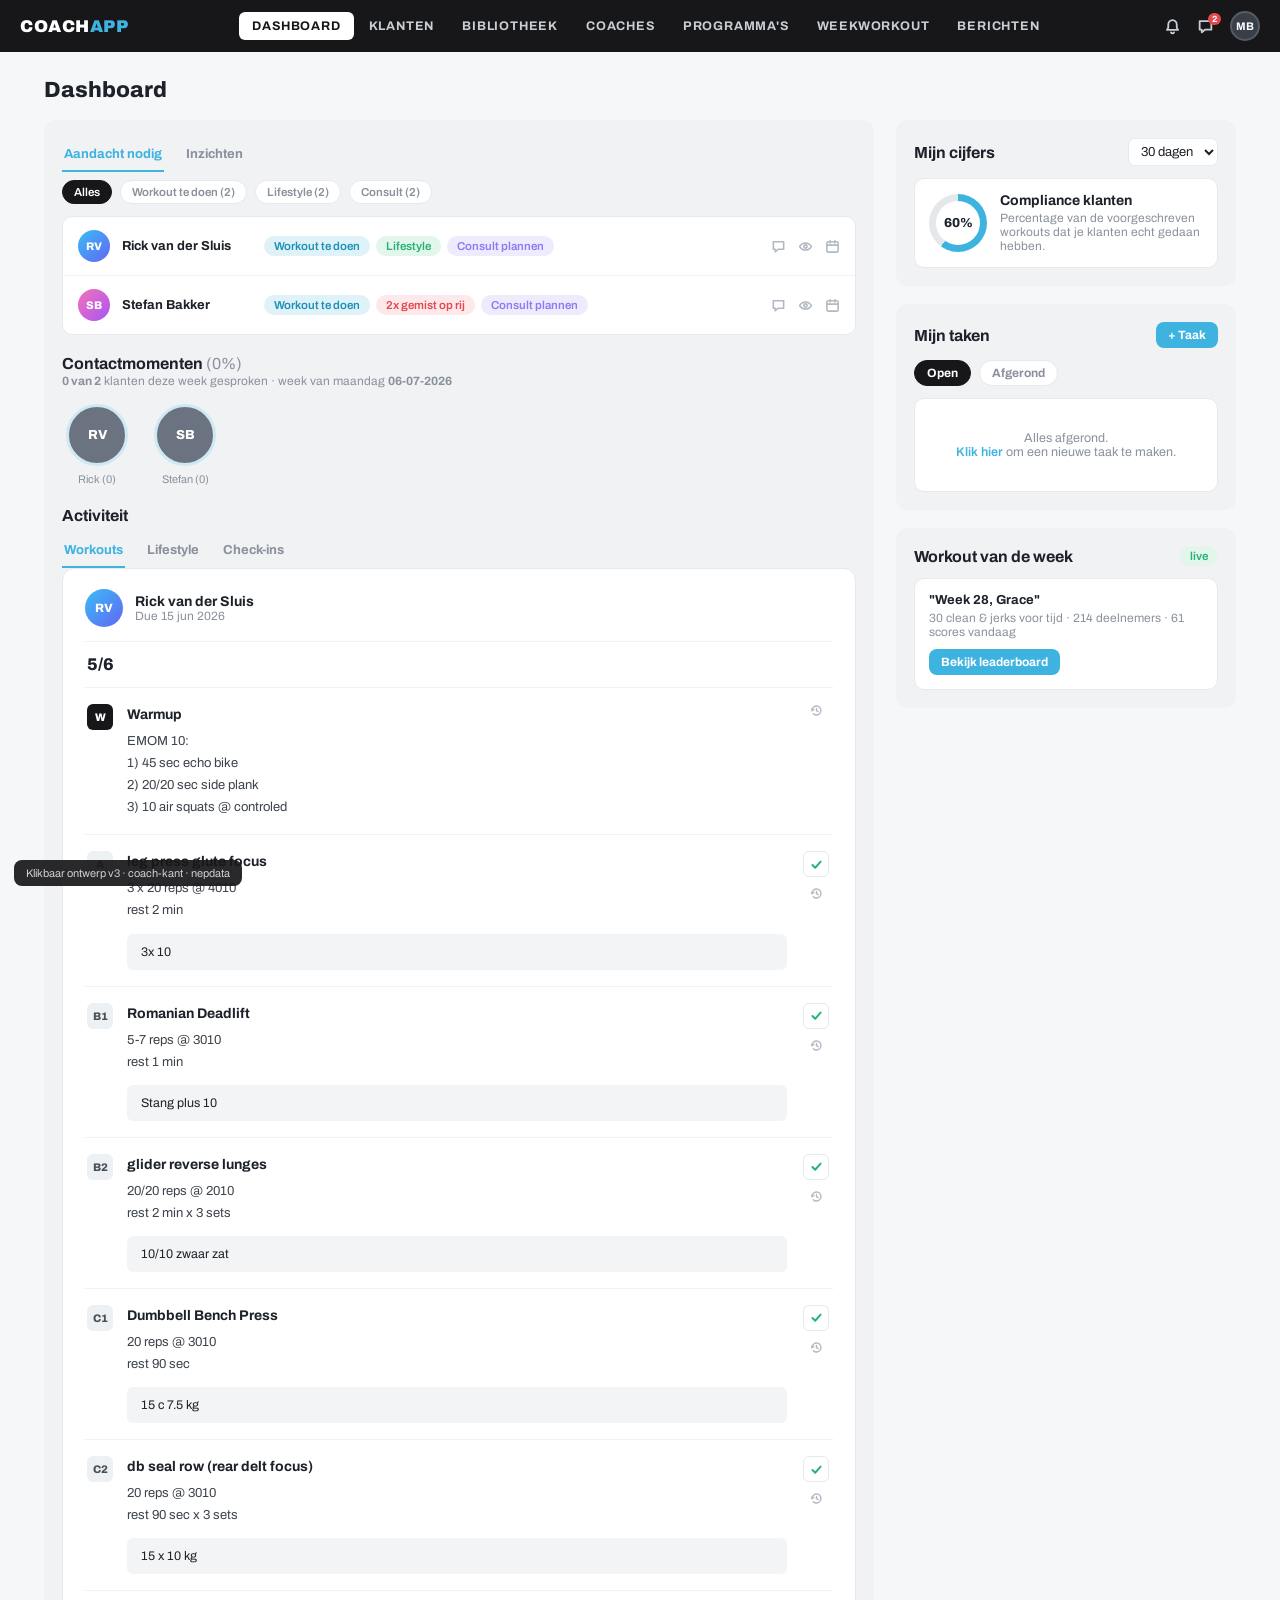
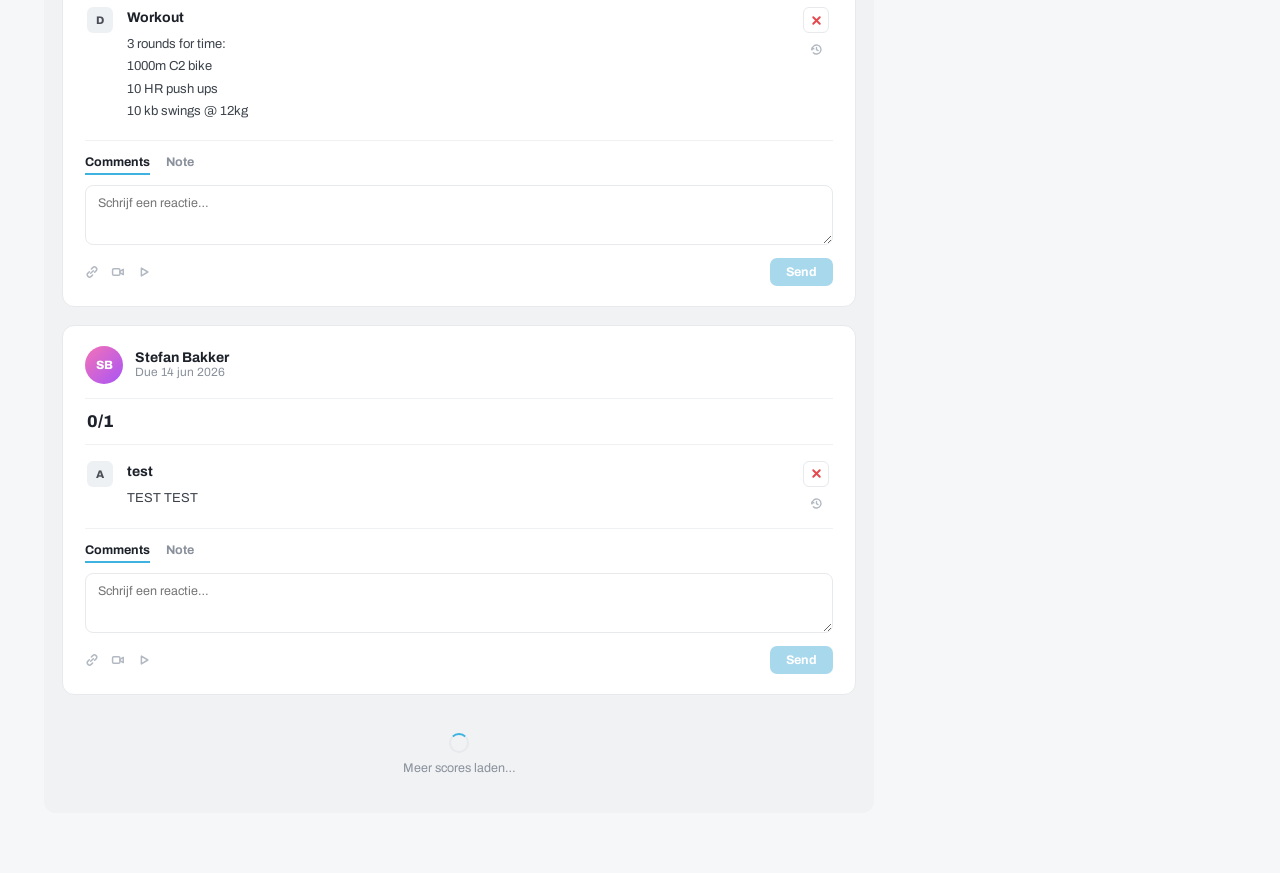
<file: ontwerp.html>
<!DOCTYPE html>
<html lang="nl">
<head>
<meta charset="UTF-8">
<meta name="viewport" content="width=device-width, initial-scale=1.0">
<title>CoachApp — klikbaar ontwerp v3 (coach-kant)</title>
<style>
@import url('https://fonts.googleapis.com/css2?family=Archivo:wght@400;500;600;700;800;900&display=swap');
:root{
  --nav:#171719; --bg:#f6f7f8; --card:#ffffff; --line:#e7e9ec; --line2:#f0f1f3;
  --txt:#1d2129; --muted:#8a919c; --muted2:#b3b9c2;
  --accent:#3eb3e0; --accent-d:#2a9fce;
  --ok:#27b376; --ok-bg:#e2f6ec;
  --bad:#e5484d; --bad-bg:#fde9ea;
  --purple:#8b7cf6; --purple-bg:#eeebfd;
  --teal-bg:#dff2f8;
  --p-grijs:#f4f4f5; --p-roze:#fce8ec; --p-oranje:#fdeede; --p-geel:#fdf6d9; --p-blauw:#ddedfb; --p-groen:#e3f5e9;
  --ss-a:#ec4899; --ss-b:#8b7cf6; --ss-c:#3eb3e0;
}
*{box-sizing:border-box;margin:0;padding:0}
html,body{min-height:100%}
body{font-family:'Archivo',-apple-system,BlinkMacSystemFont,"Segoe UI",Roboto,"Helvetica Neue",Arial,sans-serif;
  background:var(--bg);color:var(--txt);font-size:14px;-webkit-font-smoothing:antialiased}
button{font-family:inherit;cursor:pointer;border:none;background:none;color:inherit;font-size:inherit}
input,select,textarea{font-family:inherit;font-size:13px;color:var(--txt);outline:none}
h1{font-size:22px;font-weight:800}
h2{font-size:16px;font-weight:700}
h3{font-size:14px;font-weight:700}
.muted{color:var(--muted)}
.sm{font-size:12px}
.i{width:15px;height:15px;stroke:currentColor;fill:none;stroke-width:1.7;stroke-linecap:round;stroke-linejoin:round;flex-shrink:0;vertical-align:-2px}
.i.sm-i{width:13px;height:13px}
.topbar{position:sticky;top:0;z-index:100;background:var(--nav);color:#fff;height:52px;
  display:flex;align-items:center;padding:0 20px;gap:8px}
.logo{font-weight:900;font-size:17px;letter-spacing:.5px;margin-right:26px;white-space:nowrap}
.logo span{color:var(--accent)}
.topnav{display:flex;gap:2px;flex:1;justify-content:center}
.topnav button{color:#c9cdd4;font-size:12.5px;font-weight:700;letter-spacing:.8px;text-transform:uppercase;
  padding:7px 13px;border-radius:6px}
.topnav button:hover{color:#fff}
.topnav button.on{background:#fff;color:var(--nav)}
.topright{display:flex;align-items:center;gap:16px;margin-left:26px}
.icbtn{position:relative;color:#c9cdd4;display:flex}
.icbtn:hover{color:#fff}
.icbtn .i{width:17px;height:17px}
.icbtn .dot{position:absolute;top:-5px;right:-7px;background:var(--bad);color:#fff;font-size:9px;font-weight:700;
  border-radius:999px;padding:1px 4px}
.avatar{width:30px;height:30px;border-radius:50%;background:#3a3f47;color:#fff;display:flex;align-items:center;
  justify-content:center;font-size:11px;font-weight:700;border:2px solid #565c66}
.demo-note{position:fixed;bottom:14px;left:14px;z-index:200;background:var(--nav);color:#c9cdd4;font-size:11px;
  padding:7px 12px;border-radius:8px;opacity:.92}
.page{display:none;max-width:1240px;margin:0 auto;padding:26px 24px 60px}
.page.active{display:block}
.hrow{display:flex;justify-content:space-between;align-items:center;gap:14px;margin-bottom:18px;flex-wrap:wrap}
.card{background:var(--card);border:1px solid var(--line);border-radius:10px}
.btn{background:var(--accent);color:#fff;font-weight:700;font-size:13px;padding:9px 16px;border-radius:8px;display:inline-flex;align-items:center;gap:7px}
.btn:hover{background:var(--accent-d)}
.btn.ghost{background:#fff;color:var(--txt);border:1px solid var(--line)}
.btn.ghost:hover{border-color:var(--muted2)}
.btn.sm2{padding:6px 12px;font-size:12px}
.pill{display:inline-flex;align-items:center;gap:5px;font-size:11.5px;font-weight:600;padding:4px 10px;border-radius:999px;white-space:nowrap}
.pill.ok{background:var(--ok-bg);color:var(--ok)}
.pill.bad{background:var(--bad-bg);color:var(--bad)}
.pill.warn{background:#fdf3e2;color:#b97b1f}
.pill.teal{background:var(--teal-bg);color:#1e91b8}
.pill.purple{background:var(--purple-bg);color:var(--purple)}
.pill.gray{background:var(--p-grijs);color:var(--muted)}
.tag{display:inline-flex;align-items:center;gap:5px;font-size:11.5px;font-weight:600;padding:3px 9px;border-radius:6px;
  background:#eef1f4;color:#5d6570}
.tag .x{color:var(--muted2);font-size:10px;cursor:pointer}
.tag .sq{width:8px;height:8px;border-radius:2px;display:inline-block}
.search{display:flex;align-items:center;gap:8px;background:#fff;border:1px solid var(--line);border-radius:8px;
  padding:9px 13px;flex:1;max-width:520px;color:var(--muted2)}
.search input{border:none;flex:1;background:none;color:var(--txt)}
.kebab{color:var(--muted2);font-size:16px;padding:4px 8px;border-radius:6px}
.kebab:hover{background:var(--line2);color:var(--muted)}
.avc{width:38px;height:38px;border-radius:50%;flex-shrink:0;display:flex;align-items:center;justify-content:center;
  font-size:12px;font-weight:800;color:#fff}
.av1{background:linear-gradient(135deg,#38bdf8,#6366f1)} .av2{background:linear-gradient(135deg,#f472b6,#a855f7)}
.av3{background:linear-gradient(135deg,#34d399,#0ea5e9)} .av4{background:linear-gradient(135deg,#fbbf24,#f97316)}
.av5{background:linear-gradient(135deg,#818cf8,#3b82f6)} .av6{background:linear-gradient(135deg,#2dd4bf,#059669)}
.av7{background:linear-gradient(135deg,#64748b,#334155)}
.srcbadge{width:22px;height:22px;border-radius:50%;background:var(--nav);color:#fff;font-size:8px;font-weight:800;
  display:inline-flex;align-items:center;justify-content:center;flex-shrink:0}
.statbar{display:grid;grid-template-columns:repeat(4,1fr);text-align:center;padding:22px 10px 18px;margin-bottom:20px}
.statbar .n{font-size:26px;font-weight:800}
.statbar .n.acc{color:var(--accent)}
.statbar .l{font-size:11px;font-weight:700;letter-spacing:1px;text-transform:uppercase;color:#4a4f57;margin-top:4px}
.statbar .l .inf{color:var(--muted2);font-weight:400}
.thead{display:flex;align-items:center;padding:10px 18px;background:#f2f4f6;border-bottom:1px solid var(--line);
  font-size:10.5px;font-weight:700;letter-spacing:.8px;text-transform:uppercase;color:var(--muted);
  border-radius:10px 10px 0 0}
.trow{display:flex;align-items:center;padding:13px 18px;border-bottom:1px solid var(--line2);gap:12px}
.trow:last-child{border-bottom:none}
.trow.click{cursor:pointer}
.trow.click:hover{background:#fafbfc}
.cname{display:flex;align-items:center;gap:12px;min-width:0}
.cname .nm{font-weight:700;font-size:13.5px}
.cname .sub{font-size:11.5px;color:var(--muted);margin-top:1px}
.comp{font-weight:700;font-size:13px}
.comp.good{color:var(--ok)} .comp.low{color:var(--bad)}
.tabs{display:flex;gap:20px;border-bottom:1px solid var(--line);margin-bottom:16px}
.tabs button{padding:9px 2px;font-weight:700;font-size:13px;color:var(--muted);border-bottom:2px solid transparent}
.tabs button.on{color:var(--accent);border-color:var(--accent)}
.tabs .cnt{background:#eef1f4;color:var(--muted);border-radius:999px;font-size:11px;padding:1px 7px;margin-left:5px}
.dashgrid{display:grid;grid-template-columns:1fr 340px;gap:22px;align-items:start}
.panel{background:#f0f2f4;border-radius:12px;padding:18px}
.attn-filters{display:flex;gap:8px;flex-wrap:wrap;margin-bottom:12px}
.fchip{font-size:11.5px;font-weight:600;padding:5px 11px;border-radius:999px;background:#fff;border:1px solid var(--line);color:var(--muted)}
.fchip.on{background:var(--nav);color:#fff;border-color:var(--nav)}
.attn-card{background:#fff;border-radius:10px;border:1px solid var(--line)}
.attn-row{display:flex;align-items:center;gap:12px;padding:13px 15px;border-bottom:1px solid var(--line2);flex-wrap:wrap}
.attn-row:last-child{border-bottom:none}
.attn-row .nm{font-weight:700;font-size:13px;min-width:130px}
.attn-row .pills{display:flex;gap:6px;flex:1;flex-wrap:wrap}
.attn-ic{display:flex;gap:12px;color:var(--muted2)}
.attn-ic .i:hover{color:var(--muted)}
.tp-avs{display:flex;gap:26px;margin:16px 4px 6px}
.tp-av{text-align:center;font-size:11px;color:var(--muted)}
.tp-av .circ{width:62px;height:62px;border-radius:50%;background:#6b7280;color:#fff;display:flex;align-items:center;
  justify-content:center;font-weight:800;font-size:13px;border:3px solid #cfe9f4;margin:0 auto 7px}
.feedcard{background:#fff;border:1px solid var(--line);border-radius:10px;padding:16px;margin-top:10px}
.feedcard .fh{display:flex;gap:11px;align-items:center;margin-bottom:10px}
.feedblock{display:flex;gap:10px;padding:7px 0;font-size:13px}
.feedblock .bic{width:22px;height:22px;border-radius:6px;background:#eef1f4;display:flex;align-items:center;justify-content:center;font-size:10px;font-weight:800;color:#5d6570;flex-shrink:0}
.feedblock .desc{color:var(--muted);font-size:12.5px;margin-top:2px}
.ring{width:58px;height:58px;border-radius:50%;background:conic-gradient(var(--accent) 0 60%, #e5e8eb 60% 100%);
  display:flex;align-items:center;justify-content:center;flex-shrink:0}
.ring i{background:#fff;width:44px;height:44px;border-radius:50%;display:flex;align-items:center;justify-content:center;
  font-style:normal;font-weight:800;font-size:13px}
.sideblock{background:#f0f2f4;border-radius:12px;padding:18px;margin-bottom:18px}
.sideblock .shead{display:flex;justify-content:space-between;align-items:center;margin-bottom:12px}
.statecard{background:#fff;border:1px solid var(--line);border-radius:10px;padding:14px;display:flex;gap:13px;align-items:center}
.taskchips{display:flex;gap:8px;margin-bottom:12px}
.tchip{font-size:12px;font-weight:700;padding:5px 12px;border-radius:999px;background:#fff;border:1px solid var(--line);color:var(--muted)}
.tchip.on{background:var(--nav);color:#fff;border-color:var(--nav)}
.empty{color:var(--muted);font-size:12.5px;text-align:center;padding:18px 8px}
.empty a{color:var(--accent);font-weight:600;cursor:pointer}
.client-layout{display:flex;background:#fff;border:1px solid var(--line);border-radius:12px;overflow:hidden;min-height:640px}
.cside{width:230px;flex-shrink:0;background:#16181c;color:#e6e8ea;padding:20px 0 16px;display:flex;flex-direction:column}
.cside .prof{padding:0 18px 14px;border-bottom:1px solid #2a2d33}
.cside .bigav{width:52px;height:52px;border-radius:50%;background:linear-gradient(135deg,#38bdf8,#6366f1);
  display:flex;align-items:center;justify-content:center;font-weight:800;font-size:15px;color:#fff;margin-bottom:10px}
.cside .cnm{font-weight:700;font-size:14px}
.cside .cinfo{font-size:11.5px;color:#8f959d;margin-top:5px;line-height:1.6}
.cside .streak{display:flex;align-items:center;gap:7px;font-size:12px;color:#c9cdd4;padding:11px 18px;border-bottom:1px solid #2a2d33}
.cnav{padding:8px;flex:1;overflow:auto}
.cnav button{display:flex;align-items:center;gap:10px;width:100%;text-align:left;padding:8.5px 11px;border-radius:8px;
  font-size:12.5px;font-weight:600;color:#aab0b8}
.cnav button:hover{background:#22252b;color:#fff}
.cnav button.on{background:#2a2e35;color:#fff}
.cnav .i{width:14px;height:14px}
.cmain{flex:1;min-width:0;display:flex;flex-direction:column;background:var(--bg)}
.calhead{display:flex;align-items:center;gap:12px;padding:14px 18px;background:#fff;border-bottom:1px solid var(--line);flex-wrap:wrap}
.calhead .month{font-size:16px;font-weight:800}
.navarrows{display:flex;gap:2px}
.navarrows button{width:28px;height:28px;border-radius:6px;color:var(--muted);font-size:14px}
.navarrows button:hover{background:var(--line2)}
.seg{display:flex;background:#eef1f4;border-radius:8px;padding:3px;margin-left:auto}
.seg button{padding:5px 14px;border-radius:6px;font-size:12px;font-weight:700;color:var(--muted)}
.seg button.on{background:#fff;color:var(--txt);box-shadow:0 1px 3px rgba(0,0,0,.08)}
.progsel{display:flex;align-items:center;gap:10px;background:#fff;border:1px solid var(--line);border-radius:10px;
  padding:7px 12px;cursor:pointer}
.progsel .pav{width:30px;height:30px;border-radius:8px;background:linear-gradient(135deg,#171719,#3a3f47);
  color:#fff;display:flex;align-items:center;justify-content:center;font-size:10px;font-weight:800}
.progsel .pn{font-weight:700;font-size:12.5px;line-height:1.2}
.progsel .pt{font-size:10.5px;color:var(--muted)}
.progsel .car{color:var(--muted2);font-size:11px;margin-left:4px}
.tgl{display:flex;align-items:center;gap:8px;font-size:12px;font-weight:600;color:var(--muted);cursor:pointer;user-select:none}
.tgl .sw{width:34px;height:19px;border-radius:999px;background:#dfe3e8;position:relative;transition:background .15s}
.tgl .sw::after{content:"";position:absolute;top:2px;left:2px;width:15px;height:15px;border-radius:50%;background:#fff;
  box-shadow:0 1px 3px rgba(0,0,0,.25);transition:left .15s}
.tgl.on .sw{background:var(--ok)}
.tgl.on .sw::after{left:17px}
.week{display:grid;grid-template-columns:repeat(7,1fr);flex:1;overflow-x:auto;background:#fff}
.dayc{border-right:1px solid var(--line2);min-width:150px;display:flex;flex-direction:column}
.dayc:last-child{border-right:none}
.dayh{padding:9px 10px;border-bottom:1px solid var(--line);font-size:11px;font-weight:700;letter-spacing:.6px;
  color:var(--muted);text-transform:uppercase;display:flex;justify-content:space-between;align-items:center;background:#fff}
.dayh .dnum{font-size:13px;color:var(--txt)}
.dayh.today .dnum{color:var(--accent)}
.daybody{padding:8px;flex:1;background:#fbfcfd;position:relative}
.wcard{background:#fff;border:1px solid var(--line);border-radius:10px;padding:10px;box-shadow:0 1px 3px rgba(20,24,31,.05)}
.wcard .whead{display:flex;justify-content:space-between;align-items:center;margin-bottom:8px}
.wcard .score{font-weight:800;font-size:13px}
.blk{border-radius:8px;padding:8px 9px;margin-bottom:7px;font-size:11.5px;line-height:1.45;position:relative;background:var(--p-grijs)}
.blk .bt{font-weight:700;font-size:12px;margin-bottom:2px;padding-right:16px}
.blk .st{position:absolute;top:7px;right:8px;font-weight:800}
.blk .st .i{width:13px;height:13px}
.blk .st.done{color:var(--ok)}
.blk .presc{color:#5d6570}
.blk .log{margin-top:6px;background:rgba(255,255,255,.75);border:1px solid rgba(0,0,0,.06);border-radius:6px;
  padding:4px 8px;font-size:11px;color:var(--txt);display:flex;align-items:center;gap:6px}
.blk .log .vid{color:var(--accent-d);font-weight:600}
.blk.roze{background:var(--p-roze)} .blk.oranje{background:var(--p-oranje)} .blk.geel{background:var(--p-geel)}
.blk.blauw{background:var(--p-blauw)} .blk.groen{background:var(--p-groen)}
.wcard .cbtn{width:100%;text-align:center;font-size:11.5px;font-weight:600;color:var(--muted);border:1px solid var(--line);
  border-radius:7px;padding:6px 0;margin-top:2px}
.wcard .cbtn:hover{color:var(--txt);border-color:var(--muted2)}
.restday{border:1px dashed var(--line);border-radius:10px;padding:12px 10px;text-align:center;color:var(--muted2);
  font-size:11.5px;font-weight:600}
.dayadd{width:100%;border:1.5px dashed #d6dde3;color:var(--muted);border-radius:10px;padding:10px 0;font-size:12px;font-weight:600}
.dayadd:hover{border-color:var(--accent);color:var(--accent-d);background:#f7fcfe}
.daymenu{display:grid;grid-template-columns:1fr 1fr;gap:6px;padding:8px;background:#fff;border:1px solid var(--line);
  border-radius:12px;box-shadow:0 14px 40px rgba(15,18,22,.14);margin-bottom:8px}
.daymenu button{display:flex;flex-direction:column;align-items:center;gap:7px;padding:13px 6px;border-radius:9px;
  font-size:11px;font-weight:700;color:#4a4f57}
.daymenu button:hover{background:var(--line2)}
.daymenu .i{width:17px;height:17px;color:#5d6570}
/* inline bouwer (zoals CoachRx: in de dagcel) */
.ib{background:#fff;border:1.5px solid var(--accent);border-radius:12px;padding:9px;font-size:12px;box-shadow:0 14px 40px rgba(15,18,22,.10)}
.ib .sec{background:#f6f7f8;border-radius:9px;padding:9px 10px;margin-bottom:8px;position:relative}
.ib input,.ib textarea{width:100%;border:none;background:none;font-size:12px;padding:3px 0;resize:none}
.ib ::placeholder{color:var(--muted2)}
.ib .row-title{font-weight:800}
.ib .demolink{font-size:11px;color:var(--muted2);cursor:pointer;padding:3px 0}
.ib .demolink:hover{color:var(--accent-d)}
.ib .exhead{display:flex;align-items:center;gap:7px}
.ib .exhead b{font-size:12px}
.ib .exhead input{font-weight:700}
.ib .extools{display:flex;gap:8px;color:var(--muted2);margin-left:auto}
.ib .extools .i{width:14px;height:14px;cursor:pointer}
.ib .extools .i:hover{color:var(--muted)}
.ib .extools .i.has-video{color:var(--accent);stroke-width:2}
.ib .corner{position:absolute;top:8px;right:9px;display:flex;gap:8px;color:var(--muted2)}
.ib .corner .i{width:14px;height:14px;cursor:pointer}
.ib .addbtns{display:flex;gap:6px;margin-bottom:8px}
.ib .addbtns button{flex:1;border:1px solid var(--line);border-radius:8px;padding:8px 0;font-size:11.5px;font-weight:700;background:#fff}
.ib .addbtns button:hover{border-color:var(--muted2)}
.ib .addbtns .iconly{flex:0 0 34px;display:flex;align-items:center;justify-content:center;color:var(--muted2)}
.ib .foot{display:flex;gap:8px}
.ib .foot .save{background:var(--accent);color:#fff;font-weight:700;border-radius:8px;padding:8px 14px;font-size:12px}
.ib .foot .save:hover{background:var(--accent-d)}
.ib .foot .cancel{border:1px solid var(--line);border-radius:8px;padding:8px 14px;font-size:12px;font-weight:600;background:#fff}
.ib .smartline{font-size:11px;color:#1d7a52;background:#effaf3;border-radius:6px;padding:5px 8px;margin-top:6px;display:none}
.ib .smartline.show{display:block}
.exdrop{position:absolute;left:6px;top:100%;margin-top:4px;z-index:80;background:#fff;border:1px solid var(--line);border-radius:12px;
  box-shadow:0 16px 44px rgba(15,18,22,.16);width:262px;padding:5px 0;display:none;max-height:280px;overflow:auto}
.exdrop.show{display:block}
.exdrop .hd{padding:8px 14px 5px;font-size:10px;font-weight:800;letter-spacing:.8px;text-transform:uppercase;color:var(--muted)}
.exopt{display:flex;align-items:center;gap:10px;padding:8px 14px;cursor:pointer}
.exopt:hover{background:#f2f8fb}
.exopt .en{font-weight:700;font-size:12.5px}
.exopt .ep{font-size:10.5px;color:var(--muted);margin-top:1px}
.exopt .srcbadge{margin-left:auto}
.vidpop{position:absolute;right:-6px;top:100%;margin-top:6px;z-index:90;background:#fff;border:1px solid var(--line);border-radius:12px;
  box-shadow:0 16px 44px rgba(15,18,22,.18);width:238px;padding:12px;display:none}
.vidpop.show{display:block}
.vidpop .vt{font-weight:800;font-size:12.5px;margin-bottom:8px}
.vidpop .vprev{background:#0d0f12;border-radius:8px;height:118px;position:relative;margin-bottom:10px;overflow:hidden}
.vidpop .vp-x{position:absolute;top:9px;right:12px;cursor:pointer;color:var(--muted);font-size:13px;z-index:5}
.vidpop .vp-x:hover{color:var(--bad)}
.vidpop .vprev .vlabel{position:absolute;top:8px;left:8px;right:8px;color:#fff;font-size:10.5px;opacity:.85}
.vidpop .vprev .pbtn{position:absolute;top:50%;left:50%;transform:translate(-50%,-50%);width:38px;height:27px;background:#e5484d;
  border-radius:6px;display:flex;align-items:center;justify-content:center}
.vidpop .vprev .pbtn::after{content:"";border-left:11px solid #fff;border-top:7px solid transparent;border-bottom:7px solid transparent;margin-left:2px}
.vidpop .vp-cap{font-size:10.5px;font-weight:700;letter-spacing:.6px;text-transform:uppercase;color:var(--muted);margin-bottom:5px}
.vidpop .tag{margin-right:4px}
.metgrid{display:grid;grid-template-columns:280px 1fr;flex:1;background:var(--bg)}
.metlist{background:#fff;border-right:1px solid var(--line);overflow:auto;max-height:640px}
.metlist .mlh{display:flex;justify-content:space-between;align-items:center;padding:13px 15px;border-bottom:1px solid var(--line)}
.metlist .grp{padding:8px 15px;background:#f2f4f6;font-size:10.5px;font-weight:700;letter-spacing:.8px;text-transform:uppercase;color:var(--muted);display:flex;justify-content:space-between}
.metrow{display:flex;justify-content:space-between;align-items:center;padding:9px 15px;border-bottom:1px solid var(--line2);font-size:12.5px;cursor:pointer}
.metrow:hover{background:#fafbfc}
.metrow .mv{font-weight:700}
.metrow .mv.na{color:var(--muted2);font-weight:400}
.metmain{padding:18px}
.metcards{display:grid;grid-template-columns:repeat(3,1fr);gap:14px}
.metcard{background:#fff;border:1px solid var(--line);border-radius:12px;padding:16px;min-height:130px}
.metcard h3{margin-bottom:10px}
.metcard .nodata{border:1px dashed var(--line);border-radius:8px;color:var(--muted2);font-size:11.5px;text-align:center;padding:14px 6px}
.metcard .val{font-size:22px;font-weight:800}
.metcard .delta{font-size:11.5px;color:var(--ok);font-weight:700}
.spark{display:flex;align-items:flex-end;gap:4px;height:44px;margin-top:10px}
.spark i{flex:1;background:#cfe9f4;border-radius:3px 3px 0 0}
.spark i.hi{background:var(--accent)}
.libgrid{display:flex;gap:22px;align-items:flex-start}
.libnav{width:210px;flex-shrink:0}
.libnav button{display:flex;align-items:center;gap:10px;width:100%;text-align:left;padding:9px 12px;border-radius:8px;
  font-size:13px;font-weight:600;color:var(--muted)}
.libnav button.on{background:#e8f4fa;color:var(--accent-d)}
.libnav button:hover:not(.on){background:var(--line2)}
.libmain{flex:1;min-width:0}
.tpl-head{background:#fff;border:1px solid var(--line);border-radius:12px;padding:20px;margin-bottom:16px}
.tpl-head h1{font-size:18px;text-transform:uppercase;letter-spacing:.4px}
.tpl-desc{font-size:12.5px;color:var(--muted);margin-top:8px;line-height:1.65;max-width:640px}
.tpl-meta{display:flex;align-items:center;gap:22px;padding:12px 18px;background:#fff;border:1px solid var(--line);border-radius:12px;margin-bottom:16px;flex-wrap:wrap}
.tpl-meta .mi{font-size:12.5px;font-weight:600;color:#4a4f57}
.tpl-meta .mi b{font-weight:800}
.pweek-label{font-size:11px;font-weight:800;letter-spacing:.8px;text-transform:uppercase;color:var(--muted);margin:14px 2px 8px}
.pdays{display:grid;grid-template-columns:repeat(7,1fr);border:1px solid var(--line);border-radius:12px;overflow:hidden;background:#fff}
.pday{border-right:1px solid var(--line2);min-width:148px;padding:8px;background:#fbfcfd}
.pday:last-child{border-right:none}
.pday .pdh{font-size:11px;font-weight:700;color:var(--muted);text-transform:uppercase;letter-spacing:.6px;margin:2px 2px 8px}
.addnew2{width:100%;display:flex;align-items:center;justify-content:center;gap:7px;border:1px solid var(--line);background:#fff;
  border-radius:8px;padding:8px 0;font-size:11.5px;font-weight:700;color:#4a4f57;margin-bottom:8px}
.addnew2:hover{border-color:var(--muted2)}
.wl{font-size:11px;font-weight:800;color:#4a4f57;margin:2px 2px 6px}
.tblk{background:#eef2f6;border-left:3px solid var(--muted2);border-radius:6px;padding:6px 8px;font-size:11px;line-height:1.4;margin-bottom:5px}
.tblk b{font-size:11.5px}
.tblk .tp{color:var(--muted);margin-top:1px}
.tblk.ssa{border-left-color:var(--ss-a);background:#fdf1f7}
.tblk.ssb{border-left-color:var(--ss-b);background:#f3f1fd}
.tblk.ssc{border-left-color:var(--ss-c);background:#edf7fc}
.sslink{display:flex;align-items:center;justify-content:center;color:var(--muted2);margin:-2px 0 3px}
.sslink .i{width:12px;height:12px}
.lbwrap{max-width:860px;margin:0 auto}
.lbhead{background:#fff;border:1px solid var(--line);border-radius:12px;padding:20px;margin-bottom:18px}
.lbcat{font-size:15px;font-weight:800;margin:20px 0 8px}
.lbcat span{color:#d63384}
.lbrow{display:flex;align-items:center;gap:13px;padding:11px 16px;border-bottom:1px solid var(--line2)}
.lbrow:last-child{border-bottom:none}
.lbrow .rank{width:22px;font-weight:800;color:var(--muted);font-size:13px}
.lbrow .lbnm{font-weight:700;font-size:13.5px}
.lbrow .lbsc{font-size:12px;color:var(--muted)}
.lbrow .fist{margin-left:auto;display:flex;gap:14px;align-items:center;color:var(--muted2);font-size:11px;font-weight:700}
.lbrow .fist .fb{display:flex;align-items:center;gap:4px}
.rxtag{font-size:9px;font-weight:800;border-radius:4px;padding:1px 4px;background:#d63384;color:#fff;vertical-align:middle}
.rxtag.sc{background:#8b7cf6}
.chatwrap{display:flex;background:#fff;border:1px solid var(--line);border-radius:12px;overflow:hidden;min-height:560px}
.chatlist{width:280px;border-right:1px solid var(--line);flex-shrink:0}
.chatlist .clh{padding:16px;border-bottom:1px solid var(--line);font-weight:800}
.chatrow{display:flex;gap:11px;padding:13px 16px;border-bottom:1px solid var(--line2);cursor:pointer;align-items:center}
.chatrow:hover{background:#fafbfc}
.chatrow.on{background:#f0f8fc}
.chatrow .prev{font-size:11.5px;color:var(--muted);white-space:nowrap;overflow:hidden;text-overflow:ellipsis;max-width:150px}
.thread{flex:1;display:flex;flex-direction:column}
.thread .th{padding:14px 18px;border-bottom:1px solid var(--line);display:flex;align-items:center;gap:11px}
.msgs{flex:1;padding:18px;display:flex;flex-direction:column;gap:10px;background:#fbfcfd}
.bub{max-width:66%;padding:10px 13px;border-radius:14px;font-size:13px;line-height:1.5}
.bub.them{background:#fff;border:1px solid var(--line);align-self:flex-start;border-bottom-left-radius:4px}
.bub.me{background:var(--accent);color:#fff;align-self:flex-end;border-bottom-right-radius:4px}
.bub .meta{font-size:10.5px;opacity:.65;margin-top:4px}
.inputbar{display:flex;gap:10px;align-items:center;padding:12px 16px;border-top:1px solid var(--line)}
.inputbar input{flex:1;border:1px solid var(--line);border-radius:999px;padding:10px 16px}
.inputbar .att{color:var(--muted2);display:flex}
.overlay{position:fixed;inset:0;background:rgba(15,18,22,.45);z-index:250;display:none;align-items:flex-start;justify-content:center;padding:60px 16px;overflow:auto}
.overlay.show{display:flex}
.modal{background:#fff;border-radius:14px;max-width:820px;width:100%;padding:26px;box-shadow:0 30px 80px rgba(0,0,0,.3)}
.modal h2{margin-bottom:18px}
.mfield{margin-bottom:15px}
.mfield label{display:block;font-size:11.5px;font-weight:700;color:#4a4f57;margin-bottom:6px}
.mfield label em{color:var(--bad);font-style:normal}
.mfield input[type=text],.mfield textarea,.mfield select{width:100%;border:1px solid var(--line);border-radius:8px;padding:10px 12px;background:#fff}
.mfield textarea{min-height:64px;resize:vertical}
.vidchip{display:inline-flex;align-items:center;gap:8px;background:#f2f4f6;border-radius:8px;padding:7px 10px;font-size:12px;font-weight:600}
.vidchip .x{color:var(--muted2);cursor:pointer}
.vcheck{color:var(--ok);display:inline-flex;margin-left:8px;vertical-align:middle}
.mgrid{display:grid;grid-template-columns:1fr 1fr;gap:24px}
.mprev{background:#0d0f12;border-radius:10px;min-height:180px;position:relative}
.mprev .pbtn{position:absolute;top:50%;left:50%;transform:translate(-50%,-50%);width:44px;height:31px;background:#e5484d;border-radius:7px}
.mprev .pbtn::after{content:"";position:absolute;top:50%;left:50%;transform:translate(-40%,-50%);border-left:13px solid #fff;border-top:8px solid transparent;border-bottom:8px solid transparent}
.mfoot{display:flex;justify-content:flex-end;gap:10px;border-top:1px solid var(--line2);padding-top:16px;margin-top:6px}
.assignchip{display:inline-flex;align-items:center;gap:7px;border:1px solid var(--line);border-radius:999px;
  padding:5px 12px 5px 6px;font-size:12px;font-weight:600;cursor:pointer;background:#fff}
.assignchip .mini{width:20px;height:20px;border-radius:50%;font-size:8px;display:flex;align-items:center;justify-content:center;color:#fff;font-weight:800}
.assignchip.on{border-color:var(--ok);background:var(--ok-bg);color:var(--ok)}
.assignlist{display:flex;flex-wrap:wrap;gap:8px}
.toast{position:fixed;bottom:22px;left:50%;transform:translateX(-50%) translateY(8px);background:var(--nav);color:#fff;
  padding:11px 20px;border-radius:10px;font-size:13px;font-weight:600;z-index:400;opacity:0;pointer-events:none;transition:.25s}
.toast.show{opacity:1;transform:translateX(-50%) translateY(0)}
/* maandweergave zoals CoachRx */
.mhead7{display:grid;grid-template-columns:repeat(7,1fr);background:var(--nav);color:#fff;position:sticky;top:calc(52px + var(--calh,63px));z-index:40}
.mhead7 div{padding:8px 10px;font-size:11px;font-weight:800;letter-spacing:.8px;text-transform:uppercase;text-align:center}
.mrow{display:grid;grid-template-columns:repeat(7,1fr)}
.mday{border-right:1px solid var(--line2);border-bottom:1px solid var(--line);min-height:122px;padding:3px 4px 6px;background:#fff;position:relative}
.mday:last-child{border-right:none}
.mday-top{display:flex;align-items:center;gap:5px;padding:3px 3px 5px;color:var(--muted2)}
.mday-top .i{width:12px;height:12px}
.restchip{border:1px solid var(--line);border-radius:999px;padding:0 7px;font-size:9.5px;font-weight:600;color:var(--muted);line-height:15px}
.dnum2{margin-left:auto;font-size:12px;font-weight:700;color:var(--txt)}
.dnum2.today{color:var(--accent)}
.mday.selectable{cursor:pointer}
.mday.selectable:hover{background:#fbfdfe}
.mday.today-cell{outline:2px solid #6ec4e8;outline-offset:-2px;background:#fcfeff}
.addrow2{display:flex;gap:5px;margin-bottom:6px}
.addnewbtn{flex:1;display:flex;align-items:center;justify-content:center;gap:6px;border:1px solid var(--line);border-radius:7px;
  padding:6px 0;font-size:11px;font-weight:700;background:#fff;color:#4a4f57}
.addnewbtn:hover{border-color:var(--muted2)}
.sqbtn{width:30px;display:flex;align-items:center;justify-content:center;border:1px solid var(--line);border-radius:7px;background:#fff;color:var(--muted)}
.sqbtn:hover{border-color:var(--muted2)}
.mcard{border:1.5px solid #9fdcb8;border-radius:9px;padding:6px;background:#fff;position:relative;cursor:grab}
.mcard.dragging{opacity:.45}
.mday.dropover{outline:2px dashed var(--accent);outline-offset:-3px;background:#eef8fc}
.kopbtn{position:absolute;top:4px;right:4px;width:24px;height:24px;border:1px solid var(--line);border-radius:6px;background:#fff;display:none;align-items:center;justify-content:center;cursor:pointer;z-index:5;padding:0}
.mcard:hover .kopbtn{display:flex}
.ktools{position:absolute;top:4px;right:4px;display:none;gap:4px;z-index:6;background:#fff;border-radius:8px;padding:3px;box-shadow:0 2px 10px rgba(0,0,0,.14);border:1px solid var(--line)}
.mcard:hover .ktools{display:flex}
.ktbtn{width:24px;height:24px;border:1px solid var(--line);border-radius:6px;background:#fff;display:flex;align-items:center;justify-content:center;cursor:pointer;padding:0}
.ktbtn:hover{border-color:#9aa0a8;background:#f6f7f8}
.mday.doelwit{outline:2px dashed var(--accent);outline-offset:-3px;cursor:copy}
.sslink{display:flex;justify-content:center;align-items:center;width:24px;height:24px;border:1px solid var(--line);border-radius:50%;background:#fff;cursor:pointer;margin:-2px auto;position:relative;z-index:3;color:var(--muted)}
.sslink:hover{border-color:#9aa0a8}
.sslink.aan{border-color:var(--accent);color:var(--accent-d);background:#eaf6fb}
.klem2{display:-webkit-box;-webkit-line-clamp:2;-webkit-box-orient:vertical;overflow:hidden}
.ib textarea{overflow:hidden;min-height:22px}
.blokchips{margin-top:7px;display:flex;gap:6px;flex-wrap:wrap}
.ass-pf{display:flex;gap:20px;margin-top:7px}
.ass-pf label{display:flex;align-items:center;gap:6px;font-size:12.5px;color:#e6e8ea;font-weight:600;text-transform:none;letter-spacing:0;margin:0}
.ass-noteslink{display:block;color:var(--accent);font-size:12px;font-weight:600;cursor:pointer;margin-top:7px}
.ass-noteslink:hover{text-decoration:underline}
.ass-help{display:inline-flex;width:15px;height:15px;border-radius:50%;background:#3a3f47;color:#c9cdd4;font-size:10px;font-weight:700;align-items:center;justify-content:center;margin-left:5px;cursor:default;vertical-align:1px}
.ass-notes{margin-top:7px}
.mx-hd{display:flex;justify-content:space-between;align-items:center;background:#3a3f47;color:#e6e8ea;border-radius:8px;padding:11px 13px;font-size:13px;font-weight:700;cursor:pointer;margin-top:8px}
.mx-hd .plus{font-size:16px;cursor:pointer;padding:0 4px;color:#c9cdd4}
.mx-cols{display:flex;color:#8b919b;font-size:10px;font-weight:800;letter-spacing:.8px;text-transform:uppercase;padding:10px 11px 5px}
.mx-row{display:flex;align-items:center;padding:10px 11px;border-bottom:1px solid #24272c;font-size:12.5px;color:#e6e8ea;cursor:pointer}
.mx-row:hover{background:#22252b}
.mx-naam{flex:1.7;display:flex;align-items:center;gap:8px;line-height:1.3}
.mx-naam .i{width:13px;height:13px;color:#8b919b;flex:none}
.mx-cur{flex:.6}
.mx-pm{flex:.4;text-align:right;color:#8b919b}
.mx-pm.plus2{color:#4ade80}.mx-pm.min2{color:#f87171}
.mx-doel{font-size:10.5px;color:#8b919b}
.client-layout.collapsed .cside{overflow:visible;z-index:70}
.client-layout.collapsed .cnav{overflow:visible}
.goalopt{border:1.5px solid #3a3f47;border-radius:8px;padding:11px 12px;font-size:12.5px;font-weight:600;color:#e6e8ea;margin-bottom:9px;cursor:pointer}
.goalopt:hover{border-color:#565c66}
.goalopt.aan{border-color:var(--accent)}
.client-layout.collapsed .cnav button{position:relative}
.client-layout.collapsed .cnav button::after{content:attr(data-tip);position:absolute;left:calc(100% + 10px);top:50%;transform:translateY(-50%);background:var(--nav);color:#fff;font-size:11px;font-weight:600;padding:5px 10px;border-radius:6px;white-space:nowrap;opacity:0;pointer-events:none;transition:opacity .06s;z-index:200;border:1px solid #2c3037}
.client-layout.collapsed .cnav button:hover::after{opacity:1}
.wkblok{border:1px solid var(--line);border-radius:10px;padding:12px 34px 12px 12px;margin-bottom:10px;position:relative}
.wkblok input{width:100%;border:1px solid var(--line);border-radius:7px;padding:7px 10px;font-family:inherit;font-size:13px;font-weight:700;margin-bottom:7px}
.wkblok textarea{width:100%;border:1px solid var(--line);border-radius:7px;padding:7px 10px;font-family:inherit;font-size:12.5px;min-height:54px;resize:vertical}
.wkblok .wkx{position:absolute;top:10px;right:10px;cursor:pointer;color:var(--muted);font-size:14px}
.wkblok .wkx:hover{color:var(--bad)}
.extools .ib-del:hover{color:var(--bad)}
.legchip{display:flex;align-items:center;gap:7px;border:1px solid var(--line);border-radius:20px;padding:5px 10px;cursor:pointer;background:#fff}
.legchip:hover{border-color:#b9bec6}
.legchip.aan{border-color:var(--nav);box-shadow:0 0 0 1px var(--nav)}
.legchip input{border:none;background:none;font-family:inherit;font-size:12px;font-weight:700;width:86px;padding:0}
.legchip input:focus{outline:none;border-bottom:1px dashed var(--muted2)}
.popmenu{position:absolute;background:#fff;border:1px solid var(--line);border-radius:10px;box-shadow:0 14px 40px rgba(15,18,22,.16);z-index:80;padding:6px;min-width:190px}
.popmenu button{display:flex;align-items:center;gap:8px;width:100%;padding:8px 11px;border-radius:7px;font-size:13px;font-weight:600;text-align:left;color:#222}
.popmenu button:hover{background:#f2f4f6}
.popmenu input{width:100%;border:1px solid var(--line);border-radius:7px;padding:7px 9px;font-family:inherit;font-size:12.5px;margin-top:4px}
label.dienst{display:flex;align-items:center;gap:10px;font-size:13.5px;font-weight:600;padding:7px 0;cursor:pointer}
label.dienst input{width:16px;height:16px;accent-color:var(--accent)}
.keyrow{display:flex;justify-content:space-between;align-items:center;padding:7px 0;font-size:12.5px;color:#e6e8ea}
.keygroep{font-size:13px;font-weight:800;color:#fff;margin:14px 0 4px}
.kbd{background:#26292f;border:1px solid #3a3f47;border-radius:5px;padding:2px 8px;font-size:10.5px;font-weight:700;color:#c9cdd4;margin-left:4px}
#kalgrid.weekview .mday{min-height:66vh}
#kalgrid.dagview .mrow{display:flex;padding:14px}
#kalgrid.dagview .mday{min-height:64vh;flex:1;border:1.5px solid var(--line);border-radius:12px;box-shadow:0 2px 10px rgba(15,18,22,.05)}
#kalgrid.dagview .daymenu,#kalgrid.weekview .daymenu{max-width:430px;margin-left:auto;margin-right:auto}
#kalgrid.dagview .mcard{max-width:540px}
#kalgrid.dagview .ib{max-width:560px}
#kalgrid.dagview .mday.selectable::before{content:'Beweeg je muis hierheen om een workout, rustdag of programma toe te voegen';display:block;text-align:center;color:var(--muted2);font-size:12.5px;padding-top:130px}
#kalgrid.dagview .mday.selectable:hover::before{display:none}
.mcard.planned{border-color:var(--line)}
.mcard .msc{font-weight:800;font-size:12px;padding:2px 2px 5px}
.cblk{background:#eef2f7;border-radius:5px;padding:5px 7px;margin-bottom:4px;font-size:10.5px;line-height:1.42;position:relative;border-left:3px solid transparent}
.cblk .n{font-weight:700;font-size:11px;padding-right:14px}
.cblk .pr{color:#5d6570}
.cblk.ssp{border-left-color:#8b7cf6}
.cblk.ssb2{border-left-color:#38bdf8}
.cblk .okc{position:absolute;right:5px;bottom:5px;width:14px;height:14px;border-radius:50%;background:var(--ok);color:#fff;display:flex;align-items:center;justify-content:center}
.cblk .okc .i{width:9px;height:9px;stroke-width:2.4}
.cblk .okc.miss{background:var(--bad)}
.loginp{background:#fff;border:1px solid var(--line);border-radius:5px;padding:3px 7px;margin-top:4px;font-size:10.5px}
.linkwrap{display:flex;justify-content:center;margin:-7px 0 -3px;position:relative;z-index:2}
.linkwrap span{width:17px;height:17px;background:#eeebfd;border:1px solid #d8d1fb;border-radius:50%;display:flex;align-items:center;justify-content:center;color:#8b7cf6}
.linkwrap.blauw span{background:#e3f3fb;border-color:#bfe3f6;color:#2a9fce}
.linkwrap .i{width:10px;height:10px}
.combtn{width:100%;display:flex;align-items:center;justify-content:center;gap:6px;border:1px solid var(--line);border-radius:7px;padding:6px 0;font-size:10.5px;font-weight:700;color:#4a4f57;background:#fff;margin-top:3px}
.combtn:hover{border-color:var(--muted2)}
.mlabel{padding:10px 14px;font-weight:800;font-size:13px;letter-spacing:.3px;background:#f6f7f8;border-bottom:1px solid var(--line);color:#4a4f57}
#p-client .client-layout{border-radius:0;border-left:none;border-right:none;border-top:none;overflow:visible}
#cv-cal .calhead{position:sticky;top:52px;z-index:45}
.ktabs{display:flex;gap:4px;align-items:center;flex-wrap:wrap}
.ktab{display:flex;align-items:center;gap:6px;padding:4px 11px 4px 4px;border:1px solid var(--line);border-radius:20px;background:#fff;font-family:inherit;font-size:12.5px;font-weight:700;color:#333;cursor:pointer}
.ktab:hover{border-color:#b9bec6}
.ktab.on{background:var(--nav);color:#fff;border-color:var(--nav)}
.kt-av{width:22px;height:22px;border-radius:50%;display:flex;align-items:center;justify-content:center;font-size:9px;font-weight:800;color:#fff;flex:none}
.cside .collapsebtn{position:absolute;bottom:14px;right:12px;width:34px;height:34px;border-radius:50%;background:#22252b;color:#aab0b8;display:flex;align-items:center;justify-content:center;font-size:16px;border:1px solid #2c3037;padding:0}
.collapsebtn:hover{background:#2c3037;color:#fff}
#cl-arrow{font-size:14px;line-height:1}
.client-layout.collapsed .cside{width:52px}
.client-layout.collapsed .cside .streak{display:none}
.client-layout.collapsed .cside .prof{padding:0}
.client-layout.collapsed .cside .prof .cnm,.client-layout.collapsed .cside .prof .cinfo{display:none}
.client-layout.collapsed .cside .prof .bigav{width:34px;height:34px;font-size:11px;margin:0 auto}
.mini-sess{display:none}
.client-layout.collapsed .mini-sess{display:flex;align-items:center;justify-content:center;color:#e6e8ea;font-size:11px;font-weight:800;margin:7px 0 4px;background:#22252b;border-radius:10px;width:34px;padding:3px 0;margin-left:auto;margin-right:auto}
.client-layout.collapsed .cnav button{justify-content:center;padding:11px 0;font-size:0;gap:0}
.client-layout.collapsed .collapsebtn{right:9px}
/* vaste zijbalk + donkere uitschuifpanelen (CoachRx) */
.cside{position:sticky;top:52px;align-self:flex-start;height:calc(100vh - 52px);overflow:hidden}
.cnav{overflow:auto}
.sidepanel{width:320px;flex-shrink:0;background:#1d2025;color:#e6e8ea;padding:16px;display:none;
  position:sticky;top:52px;align-self:flex-start;height:calc(100vh - 52px);overflow:auto}
.sidepanel.show{display:block}
.sp-head{display:flex;justify-content:space-between;align-items:center;margin-bottom:14px}
.sp-head h3{font-size:14px;color:#fff;font-weight:800}
.sp-x{color:#aab0b8;cursor:pointer;display:flex}
.sp-tabs{display:flex;gap:16px;border-bottom:1px solid #33373d;margin-bottom:14px}
.sp-tabs button{padding:6px 2px;font-size:12px;font-weight:700;color:#8f959d;border-bottom:2px solid transparent}
.sp-tabs button.on{color:#fff;border-color:var(--accent)}
.sp-field{margin-bottom:12px}
.sp-field label{font-size:11px;font-weight:700;color:#c9cdd4;display:block;margin-bottom:5px}
.sp-field input,.sp-field select,.sp-field textarea{width:100%;background:#26292f;border:1px solid #33373d;border-radius:7px;padding:8px 10px;color:#e6e8ea;font-size:12px}
.sp-field textarea{min-height:196px;resize:none;overflow:hidden}
.sp-btn{background:var(--accent);color:#fff;font-weight:700;font-size:12px;padding:8px 14px;border-radius:7px}
.sp-btn.ghost{background:#26292f;color:#e6e8ea;border:1px solid #3a3f47}
.sp-chip{display:flex;justify-content:space-between;align-items:center;border:1.5px solid var(--accent);border-radius:8px;padding:9px 11px;font-size:12px;font-weight:600;margin-bottom:8px;color:#fff}
.sp-chip .x{color:#8f959d;cursor:pointer}
.sp-note{background:#26292f;border-radius:8px;margin-bottom:10px;overflow:hidden}
.sp-note .nh{display:flex;justify-content:space-between;align-items:center;padding:8px 11px;background:#2e3238;font-size:11.5px;font-weight:700;color:#fff}
.sp-note .nh span{display:flex;gap:10px;color:#8f959d}
.sp-note .nb{padding:9px 11px;font-size:11.5px;color:#c9cdd4;line-height:1.65;white-space:pre-line}
.sp-row{display:flex;justify-content:space-between;align-items:center;padding:8px 0;font-size:12px}
.ampm{display:flex;gap:6px}
.ampm button{border:1px solid #3a3f47;border-radius:6px;padding:3px 10px;font-size:10.5px;font-weight:700;color:#8f959d}
.ampm button.on{background:var(--accent);border-color:var(--accent);color:#fff}
.sp-list{background:#26292f;border-radius:0 0 8px 8px;padding:10px 12px;font-size:11px;color:#c9cdd4;line-height:1.85;max-height:330px;overflow:auto}
.sp-dark{background:#2e3238;border-radius:8px 8px 0 0;padding:8px 11px;font-size:12px;font-weight:700;color:#fff;display:flex;justify-content:space-between;align-items:center}
.sp-info{font-size:11px;color:#8f959d;margin:6px 0 12px}
/* chat-popup rechtsonder (CoachRx Message) */
.chatpop{position:fixed;right:64px;bottom:0;width:302px;background:#fff;border-radius:12px 12px 0 0;
  box-shadow:0 -8px 44px rgba(0,0,0,.28);z-index:230;display:none;flex-direction:column;height:430px}
.chatpop.show{display:flex}
.chatpop .ch{background:#26292f;color:#fff;padding:10px 12px;border-radius:12px 12px 0 0;display:flex;align-items:center;gap:9px}
.chatpop .ch b{font-size:12.5px;flex:1}
.chatpop .ch .i{width:13px;height:13px;color:#aab0b8;cursor:pointer}
.chatpop .msgs2{flex:1;overflow:auto;padding:12px;display:flex;flex-direction:column;gap:8px}
.chatpop .bub{max-width:88%;font-size:12px;padding:8px 11px}
.chatpop .read{font-size:10px;color:var(--muted);text-align:right}
.chatpop .cin{border-top:1px solid var(--line);padding:8px 10px}
.chatpop .cin input{width:100%;border:none;font-size:12px;padding:6px 2px}
.chatpop .cinrow{display:flex;align-items:center;gap:10px;color:var(--muted2)}
.chatpop .cinrow .i{width:14px;height:14px;cursor:pointer}
.chatpop .send{margin-left:auto;background:var(--accent);color:#fff;font-weight:700;font-size:12px;padding:6px 14px;border-radius:7px}
/* trends + profiel hoofdweergaven */
.trendhead{display:flex;align-items:center;gap:10px;padding:14px 18px;background:transparent}
.trendcards{display:grid;grid-template-columns:repeat(3,1fr);gap:16px;padding:0 18px 18px}
.trendcard{background:#ececee;border-radius:12px;padding:18px;min-height:210px;position:relative}
.trendcard h3{font-size:16px}
.blurbars{display:flex;gap:10px;align-items:flex-end;height:110px;margin-top:30px;filter:blur(7px);opacity:.55}
.blurbars i{flex:1;background:#9aa0a8;border-radius:4px 4px 0 0}
.ndbadge{position:absolute;top:52%;left:50%;transform:translate(-50%,-50%);background:#f6f7f8;border-radius:6px;
  padding:4px 10px;font-size:11px;font-weight:600;color:#4a4f57;box-shadow:0 1px 4px rgba(0,0,0,.15)}
.pfwrap{max-width:780px;margin:18px auto;background:#fff;border:1px solid var(--line);border-radius:12px;padding:26px}
.pfgrid{display:grid;grid-template-columns:1fr 1fr;gap:4px 22px}
.pfav{width:76px;height:76px;border-radius:50%;background:#6b7280;color:#fff;display:flex;align-items:center;justify-content:center;font-weight:800;font-size:17px;margin:0 auto 12px}
/* activity feed exact CoachRx */
.fcard{background:#fff;border:1px solid var(--line);border-radius:12px;margin-bottom:18px;padding:20px 22px}
.fcard .fhead{display:flex;gap:12px;align-items:center;padding-bottom:14px;border-bottom:1px solid var(--line2)}
.fcard .fscore{font-size:17px;font-weight:800;padding:13px 2px;border-bottom:1px solid var(--line2)}
.fblok{display:flex;gap:14px;padding:16px 2px;border-bottom:1px solid var(--line2);position:relative}
.fblok.last{border-bottom:none}
.fbadge{width:26px;height:26px;border-radius:6px;background:#eef1f4;display:flex;align-items:center;justify-content:center;font-size:11px;font-weight:800;color:#4a4f57;flex-shrink:0}
.fbadge.warm{background:var(--nav);color:#fff}
.fmain{flex:1;min-width:0}
.fname{font-weight:700;font-size:14px;margin-bottom:8px;padding-top:3px}
.fpresc{font-size:13px;color:#3d434b;line-height:1.7;white-space:pre-line}
.flog{background:#f2f4f6;border-radius:6px;padding:11px 14px;font-size:12.5px;margin-top:12px}
.fmarks{display:flex;flex-direction:column;gap:10px;align-items:center;width:30px;flex-shrink:0}
.fok{width:26px;height:26px;border-radius:6px;border:1px solid var(--line);display:flex;align-items:center;justify-content:center;color:var(--ok);background:#fff;cursor:pointer}
.fok .i{width:13px;height:13px;stroke-width:2.4}
.fok.miss{color:var(--bad)}
.fok:hover{border-color:var(--muted2)}
.fhist{color:var(--muted2);display:flex;cursor:pointer}
.fhist:hover{color:var(--muted)}
.fcomment{border-top:1px solid var(--line2);margin-top:2px;padding-top:14px}
.fctabs{display:flex;gap:16px;font-size:12.5px;font-weight:700;margin-bottom:10px}
.fctabs .on2{border-bottom:2px solid var(--accent);padding-bottom:4px}
.fctabs .off2{color:var(--muted)}
.fctabs span{cursor:pointer}
textarea.fcinput{width:100%;border:1px solid var(--line);border-radius:8px;min-height:60px;padding:10px 12px;font-size:12.5px;resize:vertical;color:var(--txt)}
textarea.fcinput.note{background:#fdf6d9;border-color:#ecdf9a}
.fcrow{display:flex;align-items:center;gap:12px;margin-top:10px;color:var(--muted2)}
.fcrow .i{width:14px;height:14px}
.fcrow .send2{margin-left:auto;background:#a8d8ec;color:#fff;font-weight:700;font-size:12.5px;padding:7px 16px;border-radius:7px;cursor:pointer}
.feedload{text-align:center;padding:20px;color:var(--muted);font-size:12.5px}
.spin{width:20px;height:20px;border:2.5px solid var(--line);border-top-color:var(--accent);border-radius:50%;margin:0 auto 8px;animation:sp .9s linear infinite}
@keyframes sp{to{transform:rotate(360deg)}}
.fcmts .fcmt{display:flex;gap:10px;padding:10px 0;border-bottom:1px solid var(--line2);align-items:flex-start}
.fcmts .fcmt .t{font-size:12.5px;line-height:1.5}
.fcmts .fcmt .m{font-size:10.5px;color:var(--muted);margin-top:2px}
.fcmts .fcmt.notec .t{background:#fdf6d9;border-radius:8px;padding:8px 11px}
/* history-modal zoals CoachRx */
.histtop{display:flex;gap:14px;align-items:center;margin-bottom:6px}
.histtop input{flex:1;border:1px solid var(--line);border-radius:8px;padding:10px 12px;font-size:13px}
.histlist{max-height:56vh;overflow:auto;padding-right:6px;margin-top:14px}
.histcard{border:1px solid var(--line);border-radius:10px;margin-bottom:14px;overflow:hidden;box-shadow:0 1px 3px rgba(20,24,31,.05)}
.histcard .hch{display:flex;justify-content:space-between;align-items:center;background:#f2f4f6;padding:9px 14px;font-size:12px;color:var(--muted)}
.histcard .hch b{font-size:14px;color:var(--txt)}
.histcard .hcb{padding:13px 14px;display:flex;gap:12px}
.hlog{background:#f2f4f6;border-left:3px solid var(--ok);border-radius:5px;padding:9px 12px;font-size:12.5px;margin-top:10px;display:flex;justify-content:space-between;align-items:center;gap:10px}
.hlog .okc2{width:16px;height:16px;border-radius:50%;background:var(--ok);color:#fff;display:flex;align-items:center;justify-content:center;flex-shrink:0}
.hlog .okc2 .i{width:9px;height:9px;stroke-width:2.6}
/* directe tooltip (geen vertraging) */
.tip{position:relative}
.tip::after{content:attr(data-tip);position:absolute;bottom:calc(100% + 7px);right:-6px;background:var(--nav);color:#fff;
  font-size:10.5px;font-weight:600;padding:4px 9px;border-radius:6px;white-space:nowrap;opacity:0;pointer-events:none;transition:opacity .06s;z-index:150}
.tip:hover::after{opacity:1}
.histleeg{border:1px dashed var(--line);border-radius:10px;text-align:center;color:var(--muted);font-size:12.5px;padding:26px 10px;margin-top:4px}
/* cursor-beleid zoals CoachRx: pijl op tekst, handje op alles wat klikbaar is */
body{cursor:default}
[onclick],button,a,.click,.selectable,.tip,.tgl,.exopt,.metrow,.chatrow,.trow.click,.fchip,.tchip,.assignchip,.kebab,.cdot,.demolink,.sp-x,.sp-chip .x,.tag .x,.vidchip .x,.progsel,.fok,.fhist,.fctabs span,.send2,.sqbtn,.addnewbtn,.addnew2,.combtn,.collapsebtn,input[type="radio"],input[type="checkbox"],select,.ass-pf label,[role="button"],summary{cursor:pointer}
input,textarea{cursor:text}
input[disabled]{cursor:default}
/* taken */
.taskitem{display:flex;gap:10px;padding:10px 2px;border-bottom:1px solid var(--line2);align-items:flex-start}
.taskitem:last-child{border-bottom:none}
.taskitem .tk{width:18px;height:18px;border:1.5px solid var(--muted2);border-radius:50%;flex-shrink:0;cursor:pointer;margin-top:1px;display:flex;align-items:center;justify-content:center;color:#fff}
.taskitem .tk .i{width:10px;height:10px;stroke-width:2.6;opacity:0}
.taskitem.done .tk{background:var(--ok);border-color:var(--ok)}
.taskitem.done .tk .i{opacity:1}
.taskitem.done .tt{text-decoration:line-through;color:var(--muted)}
.taskitem .tt{font-size:12.5px;font-weight:600}
.taskitem .ts{font-size:11px;color:var(--muted);margin-top:2px}
#task-save{background:#a8d8ec}
#task-save.actief{background:var(--accent)}
/* programma-dropdown (Strivee) */
.progsel{position:relative}
.progdrop{position:absolute;top:calc(100% + 8px);left:0;z-index:160;background:#fff;border:1px solid var(--line);
  border-radius:14px;box-shadow:0 18px 50px rgba(15,18,22,.18);width:300px;padding:10px;display:none;cursor:default}
.progdrop.show{display:block}
.pd-search{display:flex;align-items:center;gap:8px;background:#f2f4f6;border-radius:9px;padding:9px 12px;margin-bottom:8px;color:var(--muted2)}
.pd-search input{border:none;background:none;flex:1;font-size:12.5px}
.pd-lijst{max-height:300px;overflow:auto}
.pd-row{display:flex;align-items:center;gap:10px;padding:8px 10px;border-radius:9px;cursor:pointer}
.pd-row:hover{background:#f4f8fb}
.pd-badge{width:26px;height:26px;border-radius:6px;display:flex;align-items:center;justify-content:center;
  font-size:11px;font-weight:800;color:#fff;flex-shrink:0;background:linear-gradient(135deg,#171719,#3a3f47)}
.pd-badge.geel{background:#fdf0dc;color:#d97706}
.pd-badge.blauw{background:linear-gradient(135deg,#38bdf8,#6366f1)}
.pd-naam{font-size:12.5px;font-weight:600;flex:1;white-space:nowrap;overflow:hidden;text-overflow:ellipsis}
.pd-vink{color:var(--ok);display:none}
.pd-row.actief .pd-vink{display:flex}
#float-store{display:none}
@media(max-width:900px){
  .dashgrid{grid-template-columns:1fr}
  .statbar{grid-template-columns:repeat(2,1fr);gap:14px}
  .client-layout{flex-direction:column}
  .cside{width:100%}
  .libgrid{flex-direction:column}
  .libnav{width:100%;display:flex;overflow:auto}
  .topnav{display:none}
  .metgrid{grid-template-columns:1fr}
  .mgrid{grid-template-columns:1fr}
}
</style>
</head>
<body>

<svg width="0" height="0" style="position:absolute">
  <defs>
    <symbol id="i-bell" viewBox="0 0 16 16"><path d="M8 2a4 4 0 0 0-4 4v3l-1.2 2.2h10.4L12 9V6a4 4 0 0 0-4-4z"/><path d="M6.6 13.5a1.5 1.5 0 0 0 2.8 0"/></symbol>
    <symbol id="i-chat" viewBox="0 0 16 16"><path d="M2.5 3h11v8h-6l-3 2.5V11h-2z"/></symbol>
    <symbol id="i-cal" viewBox="0 0 16 16"><rect x="2" y="3" width="12" height="11" rx="1.5"/><path d="M2 6.5h12M5.5 1.8v2.4M10.5 1.8v2.4"/></symbol>
    <symbol id="i-chart" viewBox="0 0 16 16"><path d="M3 13V8M8 13V3.5M13 13V6"/></symbol>
    <symbol id="i-target" viewBox="0 0 16 16"><circle cx="8" cy="8" r="5.5"/><circle cx="8" cy="8" r="1.6"/></symbol>
    <symbol id="i-check" viewBox="0 0 16 16"><path d="M3 8.6 6.4 12 13 4.5"/></symbol>
    <symbol id="i-clip" viewBox="0 0 16 16"><rect x="3.5" y="3" width="9" height="11.2" rx="1.4"/><path d="M6 2.5h4M6 7h4.5M6 9.6h4.5"/></symbol>
    <symbol id="i-doc" viewBox="0 0 16 16"><path d="M4 1.8h5.2L12.5 5v9.2H4z"/><path d="M9 2v3.2h3.4"/></symbol>
    <symbol id="i-clock" viewBox="0 0 16 16"><circle cx="8" cy="8" r="5.8"/><path d="M8 5v3.4l2.2 1.4"/></symbol>
    <symbol id="i-gear" viewBox="0 0 16 16"><circle cx="8" cy="8" r="2.4"/><path d="M8 1.8v2M8 12.2v2M1.8 8h2M12.2 8h2M3.6 3.6l1.4 1.4M11 11l1.4 1.4M12.4 3.6 11 5M5 11l-1.4 1.4"/></symbol>
    <symbol id="i-user" viewBox="0 0 16 16"><circle cx="8" cy="5.5" r="2.6"/><path d="M2.8 13.6a5.3 5.3 0 0 1 10.4 0"/></symbol>
    <symbol id="i-play" viewBox="0 0 16 16"><path d="M5 3.5v9l7.4-4.5z"/></symbol>
    <symbol id="i-cam" viewBox="0 0 16 16"><rect x="1.8" y="4.2" width="8.4" height="7.6" rx="1.5"/><path d="M10.2 7.2 14 5v6l-3.8-2.2"/></symbol>
    <symbol id="i-hist" viewBox="0 0 16 16"><path d="M2.5 8a5.5 5.5 0 1 1 1.6 3.9"/><path d="M2.3 8.5 2.5 6l2.3 1.2M8 5.4v2.8l1.9 1.2"/></symbol>
    <symbol id="i-link" viewBox="0 0 16 16"><path d="M6.5 9.5 9.5 6.5"/><path d="M7.3 4.6 8.9 3a2.6 2.6 0 0 1 3.7 3.7l-1.6 1.6M8.7 11.4 7.1 13a2.6 2.6 0 0 1-3.7-3.7l1.6-1.6"/></symbol>
    <symbol id="i-copy" viewBox="0 0 16 16"><rect x="5.4" y="5.4" width="8" height="8.4" rx="1.4"/><path d="M10.6 3H4a1.5 1.5 0 0 0-1.5 1.5V11"/></symbol>
    <symbol id="i-move" viewBox="0 0 16 16"><path d="M8 1.8v12.4M1.8 8h12.4M8 1.8 6.3 3.5M8 1.8l1.7 1.7M8 14.2l-1.7-1.7M8 14.2l1.7-1.7M1.8 8l1.7-1.7M1.8 8l1.7 1.7M14.2 8l-1.7-1.7M14.2 8l-1.7 1.7"/></symbol>
    <symbol id="i-trash" viewBox="0 0 16 16"><path d="M3 4.5h10M6.4 4.2V3h3.2v1.2M4.4 4.6l.7 9.4h5.8l.7-9.4M6.7 7v4.6M9.3 7v4.6"/></symbol>
    <symbol id="i-eye" viewBox="0 0 16 16"><path d="M1.8 8S4 4.2 8 4.2 14.2 8 14.2 8 12 11.8 8 11.8 1.8 8 1.8 8z"/><circle cx="8" cy="8" r="1.7"/></symbol>
    <symbol id="i-dl" viewBox="0 0 16 16"><path d="M8 2.5v7.5M8 10 5.4 7.4M8 10l2.6-2.6M2.8 12.6h10.4"/></symbol>
    <symbol id="i-search" viewBox="0 0 16 16"><circle cx="7" cy="7" r="4.6"/><path d="m10.6 10.6 3 3"/></symbol>
    <symbol id="i-plus" viewBox="0 0 16 16"><path d="M8 3v10M3 8h10"/></symbol>
    <symbol id="i-x" viewBox="0 0 16 16"><path d="M4 4l8 8M12 4l-8 8"/></symbol>
    <symbol id="i-keys" viewBox="0 0 16 16"><rect x="1.5" y="4" width="13" height="8.5" rx="1.5"/><path d="M4 6.5h.01M6.5 6.5h.01M9 6.5h.01M11.5 6.5h.01M4 8.8h.01M6.5 8.8h.01M9 8.8h.01M11.5 8.8h.01M5 11h6"/></symbol>
    <symbol id="i-pen" viewBox="0 0 16 16"><path d="M8 13.5h5.5"/><path d="M11 2.5a1.4 1.4 0 0 1 2 2L5 12.5l-2.7.7.7-2.7L11 2.5z"/></symbol>
    <symbol id="i-move" viewBox="0 0 16 16"><path d="M8 1.5v13M1.5 8h13"/><path d="M6 3.5L8 1.5l2 2M6 12.5l2 2 2-2M3.5 6l-2 2 2 2M12.5 6l2 2-2 2"/></symbol>
    <symbol id="i-walk" viewBox="0 0 16 16"><circle cx="8.6" cy="2.8" r="1.3"/><path d="M8.4 4.6 6.6 8l1.8 2-1 3.6M6.6 8 4.8 9.2M8.4 10l2.4 1.2 1 2.4M8.8 6l2 1.4"/></symbol>
    <symbol id="i-fist" viewBox="0 0 16 16"><path d="M3.2 8.2V6.4a1.2 1.2 0 0 1 2.4 0m0 1V5.6a1.2 1.2 0 0 1 2.4 0m0 .9V5.9a1.2 1.2 0 0 1 2.4 0v1.5m0 .1a1.15 1.15 0 0 1 2.3.3c0 3-1 4.7-2 5.7a4.3 4.3 0 0 1-5.9.2c-1-.9-1.6-2-1.6-3.5z"/></symbol>
  </defs>
</svg>

<div class="topbar">
  <div class="logo">COACH<span>APP</span></div>
  <nav class="topnav">
    <button id="tn-dash" class="on" onclick="go('dash')">Dashboard</button>
    <button id="tn-clients" onclick="go('clients')">Klanten</button>
    <button id="tn-lib" onclick="go('lib')">Bibliotheek</button>
    <button id="tn-coaches" onclick="go('coaches')">Coaches</button>
    <button id="tn-programs" onclick="go('programs')">Programma's</button>
    <button id="tn-week" onclick="go('week')">Weekworkout</button>
    <button id="tn-msgs" onclick="go('msgs')">Berichten</button>
  </nav>
  <div class="topright">
    <button class="icbtn"><svg class="i"><use href="#i-bell"/></svg></button>
    <button class="icbtn" onclick="go('msgs')"><svg class="i"><use href="#i-chat"/></svg><span class="dot">2</span></button>
    <div class="avatar">MB</div>
  </div>
</div>

<div class="demo-note">Klikbaar ontwerp v3 · coach-kant · nepdata</div>
<div id="toast" class="toast"></div>

<!-- DASHBOARD -->
<div id="p-dash" class="page active">
  <div class="hrow"><h1>Dashboard</h1></div>
  <div class="dashgrid">
    <div>
      <div class="panel">
        <div class="tabs" style="border:none;margin-bottom:8px">
          <button class="on">Aandacht nodig</button>
          <button>Inzichten</button>
        </div>
        <div class="attn-filters">
          <button class="fchip on">Alles</button>
          <button class="fchip">Workout te doen (2)</button>
          <button class="fchip">Lifestyle (2)</button>
          <button class="fchip">Consult (2)</button>
        </div>
        <div class="attn-card">
          <div class="attn-row click" onclick="openClient('rick')">
            <div class="avc av1" style="width:32px;height:32px;font-size:11px">RV</div>
            <div class="nm">Rick van der Sluis</div>
            <div class="pills">
              <span class="pill teal">Workout te doen</span>
              <span class="pill ok">Lifestyle</span>
              <span class="pill purple">Consult plannen</span>
            </div>
            <div class="attn-ic"><svg class="i"><use href="#i-chat"/></svg><svg class="i"><use href="#i-eye"/></svg><svg class="i"><use href="#i-cal"/></svg></div>
          </div>
          <div class="attn-row click" onclick="openClient('stefan')">
            <div class="avc av2" style="width:32px;height:32px;font-size:11px">SB</div>
            <div class="nm">Stefan Bakker</div>
            <div class="pills">
              <span class="pill teal">Workout te doen</span>
              <span class="pill bad">2x gemist op rij</span>
              <span class="pill purple">Consult plannen</span>
            </div>
            <div class="attn-ic"><svg class="i"><use href="#i-chat"/></svg><svg class="i"><use href="#i-eye"/></svg><svg class="i"><use href="#i-cal"/></svg></div>
          </div>
        </div>

        <h2 style="margin:20px 0 2px">Contactmomenten <span class="muted" style="font-weight:400">(0%)</span></h2>
        <div class="sm muted"><b>0 van 2</b> klanten deze week gesproken · week van maandag <b>06-07-2026</b></div>
        <div class="tp-avs">
          <div class="tp-av" onclick="openClient('rick')"><div class="circ">RV</div>Rick (0)</div>
          <div class="tp-av" onclick="openClient('stefan')"><div class="circ">SB</div>Stefan (0)</div>
        </div>

        <h2 style="margin:22px 0 10px">Activiteit</h2>
        <div class="tabs" style="border:none;margin-bottom:0">
          <button class="on">Workouts</button>
          <button>Lifestyle</button>
          <button>Check-ins</button>
        </div>
        <div id="feedhost"></div>
        <div class="feedload" id="feedload" style="display:none"><div class="spin"></div>Meer scores laden…</div>
      </div>
    </div>

    <div>
      <div class="sideblock">
        <div class="shead"><h2>Mijn cijfers</h2><select onchange="cijfers(this.value)" style="border:1px solid var(--line);border-radius:7px;padding:5px 8px;background:#fff"><option value="7">7 dagen</option><option value="30" selected>30 dagen</option><option value="90">90 dagen</option></select></div>
        <div class="statecard">
          <div class="ring" id="ring"><i id="ring-pct">60%</i></div>
          <div><b>Compliance klanten</b><div class="sm muted" style="margin-top:3px">Percentage van de voorgeschreven workouts dat je klanten echt gedaan hebben.</div></div>
        </div>
      </div>
      <div class="sideblock">
        <div class="shead"><h2>Mijn taken</h2><button class="btn sm2" onclick="openTask()">+ Taak</button></div>
        <div class="taskchips">
          <button class="tchip on">Open</button>
          <button class="tchip">Afgerond</button>
        </div>
        <div class="statecard" style="display:block">
          <div id="task-lijst"></div>
          <div class="empty" id="task-empty">Alles afgerond.<br><a onclick="openTask()">Klik hier</a> om een nieuwe taak te maken.</div>
        </div>
      </div>
      <div class="sideblock">
        <div class="shead"><h2>Workout van de week</h2><span class="pill ok">live</span></div>
        <div class="statecard" style="display:block">
          <div style="font-weight:700;font-size:13px">"Week 28, Grace"</div>
          <div class="sm muted" style="margin:4px 0 10px">30 clean &amp; jerks voor tijd · 214 deelnemers · 61 scores vandaag</div>
          <button class="btn sm2" onclick="go('week')">Bekijk leaderboard</button>
        </div>
      </div>
    </div>
  </div>
</div>

<!-- KLANTEN -->
<div id="p-clients" class="page">
  <div class="card statbar">
    <div><div class="n">6</div><div class="l">Actieve klanten</div></div>
    <div><div class="n acc">67%</div><div class="l">Compliance <span class="inf">i</span></div>
      <select style="margin-top:8px;border:1px solid var(--line);border-radius:7px;padding:5px 9px;background:#fff;font-size:12px"><option>Workout: 30 dagen</option><option>Workout: 7 dagen</option><option>Lifestyle: 30 dagen</option></select>
    </div>
    <div><div class="n">–</div><div class="l">Consult-rate <span class="inf">i</span></div></div>
    <div><div class="n">–</div><div class="l">Contactmomenten <span class="inf">i</span></div></div>
  </div>

  <div class="hrow">
    <div class="search"><svg class="i"><use href="#i-search"/></svg><input placeholder="Zoek op naam of tag…"></div>
    <div style="display:flex;gap:10px;position:relative">
      <button class="btn" onclick="openKlantModal()">+ Klant toevoegen</button>
      <button class="btn ghost" onclick="tagsBeheerMenu(this,event)">Tags beheren</button>
      <button class="btn ghost" onclick="openExport()">Exporteren</button>
    </div>
  </div>

  <div class="tabs">
    <button class="on" id="kl-tab0" onclick="klTab(0)">Actief<span class="cnt">6</span></button>
    <button id="kl-tab1" onclick="klTab(1)">Archief<span class="cnt" id="kl-arch-cnt">43</span></button>
  </div>

  <div class="card" id="kl-actief">
    <div class="thead">
      <div style="flex:2.2">Naam</div>
      <div style="flex:1.2">Workout</div>
      <div style="flex:1.2">Lifestyle</div>
      <div style="flex:1">Compliance</div>
      <div style="flex:1.8">Tags</div>
      <div style="width:30px"></div>
    </div>
    <div class="trow click" onclick="openClient('aafke')">
      <div class="cname" style="flex:2.2"><div class="avc av3">AK</div><div><div class="nm">Aafke Kruisselbrink</div><div class="sub">Laatste consult: n.v.t.</div></div></div>
      <div style="flex:1.2"><span class="pill ok">zondag</span></div>
      <div style="flex:1.2"><span class="pill gray">niet ingesteld</span></div>
      <div style="flex:1"><span class="comp good">86%</span></div>
      <div style="flex:1.8"><span class="tag"><span class="sq" style="background:#3b82f6"></span>woensdag <span class="x">✕</span></span> <span class="tag"><span class="sq" style="background:#8b5cf6"></span>zaterdag <span class="x">✕</span></span></div>
      <button class="kebab" style="width:30px">⋮</button>
    </div>
    <div class="trow click" onclick="openClient('annebel')">
      <div class="cname" style="flex:2.2"><div class="avc av2">AW</div><div><div class="nm">Annebel Wanschers</div><div class="sub">Laatste consult: n.v.t.</div></div></div>
      <div style="flex:1.2"><span class="pill bad">zo 14 juni</span></div>
      <div style="flex:1.2"><span class="pill gray">niet ingesteld</span></div>
      <div style="flex:1"><span class="comp low">0%</span> <span class="muted sm">· 76%</span></div>
      <div style="flex:1.8"><span class="tag"><span class="sq" style="background:#22c55e"></span>maandag <span class="x">✕</span></span> <span class="tag"><span class="sq" style="background:#8b5cf6"></span>zaterdag <span class="x">✕</span></span></div>
      <button class="kebab" style="width:30px">⋮</button>
    </div>
    <div class="trow click" onclick="openClient('masha')">
      <div class="cname" style="flex:2.2"><div class="avc av4">MT</div><div><div class="nm">Masha Tkachuk</div><div class="sub">Laatste consult: n.v.t.</div></div></div>
      <div style="flex:1.2"><span class="pill bad">ma 22 juni</span></div>
      <div style="flex:1.2"><span class="pill gray">niet ingesteld</span></div>
      <div style="flex:1"><span class="comp low">50%</span> <span class="muted sm">· 91%</span></div>
      <div style="flex:1.8"><span class="tag"><span class="sq" style="background:#ec4899"></span>dinsdag <span class="x">✕</span></span> <span class="tag"><span class="sq" style="background:#8b5cf6"></span>zaterdag <span class="x">✕</span></span></div>
      <button class="kebab" style="width:30px">⋮</button>
    </div>
    <div class="trow click" onclick="openClient('stijn')">
      <div class="cname" style="flex:2.2"><div class="avc av5">SM</div><div><div class="nm">Stijn Meijs</div><div class="sub">Laatste consult: n.v.t.</div></div></div>
      <div style="flex:1.2"><span class="pill ok">zo 6 sep</span></div>
      <div style="flex:1.2"><span class="pill gray">niet ingesteld</span></div>
      <div style="flex:1"><span class="comp good">96%</span></div>
      <div style="flex:1.8"><span class="tag"><span class="sq" style="background:#3b82f6"></span>woensdag <span class="x">✕</span></span> <span class="tag"><span class="sq" style="background:#8b5cf6"></span>zaterdag <span class="x">✕</span></span></div>
      <button class="kebab" style="width:30px">⋮</button>
    </div>
    <div class="trow click" onclick="openClient('tessa')">
      <div class="cname" style="flex:2.2"><div class="avc av6">TO</div><div><div class="nm">Tessa van Oijen</div><div class="sub">Laatste consult: n.v.t.</div></div></div>
      <div style="flex:1.2"><span class="pill ok">zondag</span></div>
      <div style="flex:1.2"><span class="pill gray">niet ingesteld</span></div>
      <div style="flex:1"><span class="comp low">0%</span> <span class="muted sm">· 75%</span></div>
      <div style="flex:1.8"><span class="tag"><span class="sq" style="background:#ec4899"></span>dinsdag <span class="x">✕</span></span> <span class="tag"><span class="sq" style="background:#8b5cf6"></span>zaterdag <span class="x">✕</span></span></div>
      <button class="kebab" style="width:30px">⋮</button>
    </div>
    <div class="trow click" onclick="openClient('zoe')">
      <div class="cname" style="flex:2.2"><div class="avc av7">ZG</div><div><div class="nm">Zoë van Gemst</div><div class="sub">Laatste consult: n.v.t.</div></div></div>
      <div style="flex:1.2"><span class="pill bad">zo 21 juni</span></div>
      <div style="flex:1.2"><span class="pill gray">niet ingesteld</span></div>
      <div style="flex:1"><span class="comp good">93%</span></div>
      <div style="flex:1.8"><span class="tag"><span class="sq" style="background:#22c55e"></span>maandag <span class="x">✕</span></span> <span class="tag"><span class="sq" style="background:#8b5cf6"></span>zaterdag <span class="x">✕</span></span></div>
      <button class="kebab" style="width:30px">⋮</button>
    </div>
  </div>

  <div class="card" id="kl-archief" style="display:none">
    <div class="thead">
      <div style="flex:2.4">Naam</div>
      <div style="flex:1.4">Laatst actief</div>
      <div style="flex:1.4">Reden</div>
      <div style="width:170px"></div>
    </div>
    <div class="trow">
      <div class="cname" style="flex:2.4"><div class="avc" style="background:#c3c9d1">BG</div><div><div class="nm" style="color:var(--muted)">Bram de Groot</div><div class="sub">Lid van jan 2024 - mrt 2026</div></div></div>
      <div style="flex:1.4" class="muted">15 maart 2026</div>
      <div style="flex:1.4"><span class="pill gray">opgezegd</span></div>
      <div style="width:170px;display:flex;gap:8px;justify-content:flex-end"><button class="btn ghost sm2" onclick="herstelKlant(this,'Bram de Groot')">Terugzetten</button><button class="kebab">⋮</button></div>
    </div>
    <div class="trow">
      <div class="cname" style="flex:2.4"><div class="avc" style="background:#c3c9d1">KV</div><div><div class="nm" style="color:var(--muted)">Kim Verhagen</div><div class="sub">Lid van mei 2023 - jan 2026</div></div></div>
      <div style="flex:1.4" class="muted">28 januari 2026</div>
      <div style="flex:1.4"><span class="pill gray">blessure</span></div>
      <div style="width:170px;display:flex;gap:8px;justify-content:flex-end"><button class="btn ghost sm2" onclick="herstelKlant(this,'Kim Verhagen')">Terugzetten</button><button class="kebab">⋮</button></div>
    </div>
    <div class="trow">
      <div class="cname" style="flex:2.4"><div class="avc" style="background:#c3c9d1">JL</div><div><div class="nm" style="color:var(--muted)">Joost van Leeuwen</div><div class="sub">Lid van feb 2024 - dec 2025</div></div></div>
      <div style="flex:1.4" class="muted">19 december 2025</div>
      <div style="flex:1.4"><span class="pill gray">verhuisd</span></div>
      <div style="width:170px;display:flex;gap:8px;justify-content:flex-end"><button class="btn ghost sm2" onclick="herstelKlant(this,'Joost van Leeuwen')">Terugzetten</button><button class="kebab">⋮</button></div>
    </div>
    <div class="trow">
      <div class="cname" style="flex:2.4"><div class="avc" style="background:#c3c9d1">SB</div><div><div class="nm" style="color:var(--muted)">Sanne de Boer</div><div class="sub">Lid van aug 2022 - nov 2025</div></div></div>
      <div style="flex:1.4" class="muted">30 november 2025</div>
      <div style="flex:1.4"><span class="pill gray">opgezegd</span></div>
      <div style="width:170px;display:flex;gap:8px;justify-content:flex-end"><button class="btn ghost sm2" onclick="herstelKlant(this,'Sanne de Boer')">Terugzetten</button><button class="kebab">⋮</button></div>
    </div>
    <div class="trow">
      <div class="cname" style="flex:2.4"><div class="avc" style="background:#c3c9d1">PS</div><div><div class="nm" style="color:var(--muted)">Pieter Smits</div><div class="sub">Lid van jan 2023 - okt 2025</div></div></div>
      <div style="flex:1.4" class="muted">12 oktober 2025</div>
      <div style="flex:1.4"><span class="pill gray">pauze</span></div>
      <div style="width:170px;display:flex;gap:8px;justify-content:flex-end"><button class="btn ghost sm2" onclick="herstelKlant(this,'Pieter Smits')">Terugzetten</button><button class="kebab">⋮</button></div>
    </div>
    <div class="trow">
      <div class="cname" style="flex:2.4"><div class="avc" style="background:#c3c9d1">FJ</div><div><div class="nm" style="color:var(--muted)">Femke Jansen</div><div class="sub">Lid van jun 2023 - sep 2025</div></div></div>
      <div style="flex:1.4" class="muted">7 september 2025</div>
      <div style="flex:1.4"><span class="pill gray">opgezegd</span></div>
      <div style="width:170px;display:flex;gap:8px;justify-content:flex-end"><button class="btn ghost sm2" onclick="herstelKlant(this,'Femke Jansen')">Terugzetten</button><button class="kebab">⋮</button></div>
    </div>
    <div class="trow" style="justify-content:center"><span class="muted sm">… nog 37 gearchiveerde klanten</span></div>
  </div>
</div>

<!-- KLANT-DETAIL (maandweergave zoals CoachRx) -->
<div id="p-client" class="page" style="max-width:100%;padding:0">
  <div class="client-layout">
    <div class="cside">
      <div class="prof">
        <div class="bigav tip" data-tip="Naar het programma" onclick="cview('cal')">RV</div>
        <div class="cnm">Rick van der Sluis</div>
        <div class="cinfo">62 jaar · 100 kg · 193 cm<br>196 sessies afgerond<br><span class="tag" style="margin-top:6px;background:#2a2e35;color:#c9cdd4"><span class="sq" style="background:#22c55e"></span>maandag</span></div>
      </div>
      <div class="mini-sess tip" id="mini-sess" data-tip="196 sessies afgerond">196</div>
      <div class="streak">Streak: <b>4 weken</b></div>
      <div class="streak" style="font-size:11px">Gezondheidsdata niet gekoppeld, <a style="color:var(--accent);cursor:pointer">nodig uit</a></div>
      <div class="streak" style="gap:6px;flex-wrap:wrap">
        <span class="pill bad" style="font-size:10px;padding:2px 8px">workout te doen: do</span>
        <span class="pill gray" style="font-size:10px;padding:2px 8px">lifestyle: n.v.t.</span>
      </div>
      <div class="cnav">
        <button id="cn-cal" class="on" onclick="cview('cal')"><svg class="i"><use href="#i-cal"/></svg> Kalender</button>
        <button onclick="toggleChat()"><svg class="i"><use href="#i-chat"/></svg> Berichten</button>
        <button id="cn-trends" onclick="cview('trends')"><svg class="i"><use href="#i-clock"/></svg> Trends</button>
        <button onclick="openPanel('sp-assess')"><svg class="i"><use href="#i-clip"/></svg> Assessment</button>
        <button id="cn-metrics" onclick="openMx()"><svg class="i"><use href="#i-chart"/></svg> Metrics &amp; 1RM</button>
        <button onclick="openPanel('sp-checkin')"><svg class="i"><use href="#i-check"/></svg> Check-ins &amp; consults</button>
        <button onclick="openPanel('sp-goals');goalsView()"><svg class="i"><use href="#i-target"/></svg> Doelen</button>
        <button onclick="openPanel('sp-plan');planRender();planReset()"><svg class="i"><use href="#i-cal"/></svg> Planning &amp; periodisering</button>
        <button onclick="openPanel('sp-notes');notesRender();docsRender()"><svg class="i"><use href="#i-doc"/></svg> Notities &amp; documenten</button>
        <button onclick="openPanel('sp-schema');schemaRender()"><svg class="i"><use href="#i-clock"/></svg> Trainingsschema</button>
        <button onclick="openPanel('sp-prio');prioRender()"><svg class="i"><use href="#i-doc"/></svg> Prioriteiten</button>
        <button onclick="openPanel('sp-equip');equipRender();equipFormSluit()"><svg class="i"><use href="#i-gear"/></svg> Materiaal</button>
        <button id="cn-profile" onclick="cview('profile')"><svg class="i"><use href="#i-user"/></svg> Profiel</button>
        <button onclick="openPanel('sp-keys');keysRender()" style="margin-top:14px"><svg class="i"><use href="#i-keys"/></svg> Sneltoetsen</button>
      </div>
      <button class="collapsebtn tip" data-tip="Zijbalk in-/uitklappen" onclick="toggleSide()"><span id="cl-arrow">&#8592;</span></button>
    </div>

    <div class="sidepanel" id="sp-assess">
      <div class="sp-head"><h3>Assessment</h3><span class="sp-x" onclick="closePanels()"><svg class="i"><use href="#i-x"/></svg></span></div>
      <div class="sp-tabs"><button class="on" id="ass-t0" onclick="assTab(0)">OPEX Body</button><button id="ass-t1" onclick="assTab(1)">OPEX Move</button><button id="ass-t2" onclick="assTab(2)">OPEX Work</button></div>
      <div id="ass-0">
      <div class="sp-field"><label>Lichaamsgewicht</label><input class="numveld" value="100"></div>
      <div class="sp-field"><label>Vetpercentage</label><input class="numveld" value="24,4"></div>
      <div class="sp-field"><label>Skeletspiermassa</label><input class="numveld" value="42,8"></div>
      <div class="sp-field"><label>Basaal metabolisme</label><input class="numveld" value="2008"></div>
      <div class="sp-field"><label>Muscle fat-analyse</label><select><option>C-shape</option><option>D-shape</option><option>I-shape</option></select></div>
      <div class="sp-field"><label>Notities OPEX Body</label><textarea>vet% moet omlaag en meer spiermassa</textarea></div>
      <div id="ass-add-0"></div>
      <button class="sp-btn ghost" style="margin-bottom:12px" onclick="assVeldForm(0)">Voeg toe <span style="opacity:.6;font-weight:400">(alleen admin/headcoach)</span></button>
      </div>
      <div id="ass-1" style="display:none"><div class="sp-field"><label>Scratch Test <span class="ass-help tip" data-tip="Schoudermobiliteit: handen achter de rug naar elkaar reiken">?</span></label><div class="ass-pf"><label><input type="radio" name="mv-scratch"> Pass</label><label><input type="radio" name="mv-scratch"> Fail</label></div><span class="ass-noteslink" onclick="assNotes(this)">Add scratch notes</span><textarea class="ass-notes" style="display:none"></textarea></div><div class="sp-field"><label>Air Squat <span class="ass-help tip" data-tip="Diepe squat met armen vooruit, hielen aan de grond">?</span></label><div class="ass-pf"><label><input type="radio" name="mv-airsquat"> Pass</label><label><input type="radio" name="mv-airsquat"> Fail</label></div><span class="ass-noteslink" onclick="assNotes(this)">Add air squat notes</span><textarea class="ass-notes" style="display:none"></textarea></div><div class="sp-field"><label>Toe Touch Test <span class="ass-help tip" data-tip="Gestrekte benen, vingertoppen naar de tenen">?</span></label><div class="ass-pf"><label><input type="radio" name="mv-toetouch"> Pass</label><label><input type="radio" name="mv-toetouch"> Fail</label></div><span class="ass-noteslink" onclick="assNotes(this)">Add toe touch notes</span><textarea class="ass-notes" style="display:none"></textarea></div><div class="sp-field"><label>Lunge Test <span class="ass-help tip" data-tip="Uitvalspas met romp rechtop en knie naar de vloer">?</span></label><div class="ass-pf"><label><input type="radio" name="mv-lunge"> Pass</label><label><input type="radio" name="mv-lunge"> Fail</label></div><span class="ass-noteslink" onclick="assNotes(this)">Add lunge notes</span><textarea class="ass-notes" style="display:none"></textarea></div><div class="sp-field"><label>Straight Leg Raise Test <span class="ass-help tip" data-tip="Liggend been gestrekt heffen tot 70 graden">?</span></label><div class="ass-pf"><label><input type="radio" name="mv-slr"> Pass</label><label><input type="radio" name="mv-slr"> Fail</label></div><span class="ass-noteslink" onclick="assNotes(this)">Add straight leg raise notes</span><textarea class="ass-notes" style="display:none"></textarea></div><div class="sp-field"><label>Front Plank/Front Leaning Rest <span class="ass-help tip" data-tip="Vasthouden in seconden">?</span></label><input class="numveld" placeholder="0:00"><span class="ass-noteslink" onclick="assNotes(this)">Add front plank notes</span><textarea class="ass-notes" style="display:none"></textarea></div><div class="sp-field"><label>Reverse Plank <span class="ass-help tip" data-tip="Omgekeerde plank, heupen hoog">?</span></label><input class="numveld" placeholder="0:00"><span class="ass-noteslink" onclick="assNotes(this)">Add reverse plank notes</span><textarea class="ass-notes" style="display:none"></textarea></div><div class="sp-field"><label>Side Plank Right <span class="ass-help tip" data-tip="Zijwaartse plank rechts">?</span></label><input class="numveld" placeholder="0:00"></div><div class="sp-field"><label>Side Plank Left</label><input class="numveld" placeholder="0:00"><span class="ass-noteslink" onclick="assNotes(this)">Add side plank notes</span><textarea class="ass-notes" style="display:none"></textarea></div><div class="sp-field"><label>OPEX Move Notes</label><textarea></textarea></div><div id="ass-add-1"></div><button class="sp-btn ghost" style="margin-bottom:12px" onclick="assVeldForm(1)">Voeg toe <span style="opacity:.6;font-weight:400">(alleen admin/headcoach)</span></button></div>
      <div id="ass-2" style="display:none"><div class="sp-field"><label>Airbike 10 min cals</label><input class="numveld" value="143"></div><div class="sp-field"><label>Airbike weight conversion</label><input class="numveld" value="298"></div><div class="sp-field"><label>OPEX Work Notes</label><textarea></textarea></div><div id="ass-add-2"></div><button class="sp-btn ghost" style="margin-bottom:12px" onclick="assVeldForm(2)">Voeg toe <span style="opacity:.6;font-weight:400">(alleen admin/headcoach)</span></button></div>
      <div style="display:flex;gap:8px">
        <button class="sp-btn" onclick="toast('Assessment opgeslagen')">Assessment opslaan</button>
        <button class="sp-btn ghost">Exporteer als PDF</button>
      </div>
    </div>

    <div class="sidepanel" id="sp-mx">
      <div class="sp-head"><h3>Metrics</h3><span class="sp-x" onclick="closePanels()"><svg class="i"><use href="#i-x"/></svg></span></div>
      <div style="display:flex;gap:8px;margin-bottom:12px;align-items:center">
        <button class="sp-btn" style="width:auto;padding:9px 14px" onclick="closePanels();cview('metrics')">View structural balance</button>
        <button class="sp-btn" style="width:40px;padding:9px 0" onclick="toast('Export komt in de echte app')"><svg class="i sm-i"><use href="#i-dl"/></svg></button>
        <button class="sp-btn ghost" style="width:auto;padding:9px 14px;margin-left:auto" onclick="openMxModal('','')">+ Add</button>
      </div>
      <div id="mx-groepen"></div>
    </div>

    <div class="sidepanel" id="sp-checkin">
      <div class="sp-head"><h3>Check-ins &amp; consults</h3><span class="sp-x" onclick="closePanels()"><svg class="i"><use href="#i-x"/></svg></span></div>
      <div class="sp-tabs"><button class="on">Check-ins</button><button>Consultaties</button></div>
      <div style="display:flex;gap:8px;margin-bottom:12px">
        <select style="flex:1;background:#26292f;border:1px solid #33373d;border-radius:7px;padding:8px 10px;color:#e6e8ea;font-size:12px"><option>Maandag</option><option>Dinsdag</option></select>
        <select style="flex:1;background:#26292f;border:1px solid #33373d;border-radius:7px;padding:8px 10px;color:#e6e8ea;font-size:12px"><option>Standaard</option><option>Uitgebreid</option></select>
      </div>
      <div class="sp-row" style="margin-bottom:8px"><button class="tgl" style="color:#c9cdd4" onclick="this.classList.toggle('on')"><span class="sw"></span> Actief</button><button class="sp-btn" onclick="toast('Check-in-instelling opgeslagen')">Opslaan</button></div>
      <div class="sp-info">Gepauzeerd: standaard check-in elke maandag</div>
      <div class="sp-note"><div class="nh">6 december 2021 <span><svg class="i sm-i"><use href="#i-gear"/></svg></span></div></div>
      <div class="sp-note"><div class="nh">25 oktober 2021 <span><svg class="i sm-i"><use href="#i-gear"/></svg></span></div></div>
    </div>

    <div class="sidepanel" id="sp-goals">
      <div class="sp-head"><h3>Goals</h3><span class="sp-x" onclick="closePanels()"><svg class="i"><use href="#i-x"/></svg></span></div>
      <div id="goals-view">
        <button class="sp-btn" style="margin-bottom:14px" onclick="goalsEdit()">Edit goals</button>
        <div id="goals-chips"></div>
        <div class="sp-info" style="margin-top:12px"><b style="color:#c9cdd4">Other information</b><br><span id="goals-other-view">Geen</span></div>
      </div>
      <div id="goals-edit" style="display:none">
        <div id="goals-opts"></div>
        <div class="sp-field" style="margin-top:8px"><label>Other information</label><textarea id="goals-other"></textarea></div>
        <div style="display:flex;gap:8px;margin-top:4px">
          <button class="sp-btn" onclick="goalsSave()">Save</button>
          <button class="sp-btn ghost" onclick="goalsView()">Cancel</button>
        </div>
      </div>
    </div>

    <div class="sidepanel" id="sp-plan">
      <div class="sp-head"><h3>Long-term plans</h3><span class="sp-x" onclick="closePanels()"><svg class="i"><use href="#i-x"/></svg></span></div>
      <div class="sp-field"><label>Startdatum</label><input type="date" id="plan-start" style="color-scheme:dark"></div>
      <div class="sp-field"><label>Einddatum</label><input type="date" id="plan-eind" style="color-scheme:dark"></div>
      <div class="sp-field"><label>Notities / doel van dit blok</label><textarea id="plan-notes" placeholder="Bijv. 1 juli tot 1 november: doel is X"></textarea></div>
      <div style="display:flex;gap:8px;margin-bottom:18px;flex-wrap:wrap">
        <button class="sp-btn" id="plan-saveknop" onclick="planOpslaan()">Save long-term plan</button>
        <button class="sp-btn ghost" id="plan-annuleer" style="display:none" onclick="planReset()">Annuleren</button>
        <button class="sp-btn ghost" onclick="closePanels()">Go back to month view</button>
      </div>
      <div id="plan-lijst"></div>
    </div>

    <div class="sidepanel" id="sp-notes">
      <div class="sp-head"><h3>Notes &amp; Documents</h3><span class="sp-x" onclick="closePanels()"><svg class="i"><use href="#i-x"/></svg></span></div>
      <div class="sp-tabs"><button class="on" id="nd-t0" onclick="ndTab(0)">Notes</button><button id="nd-t1" onclick="ndTab(1)">Documents</button></div>
      <div id="nd-0">
        <div class="sp-field"><textarea id="note-nieuw" placeholder="Add note (only visible to you)&#8230;"></textarea></div>
        <div style="display:flex;gap:8px;margin-bottom:14px">
          <button class="sp-btn" style="width:auto;padding:9px 16px" id="note-saveknop" onclick="noteOpslaan()">Save</button>
          <button class="sp-btn ghost" style="width:auto;padding:9px 16px" onclick="noteReset()">Cancel</button>
        </div>
        <div class="sp-field"><input id="note-zoek" placeholder="Search notes" oninput="notesRender()"></div>
        <div id="notes-lijst"></div>
      </div>
      <div id="nd-1" style="display:none">
        <input type="file" id="doc-file" style="display:none" onchange="docGekozen(this)">
        <button class="sp-btn" style="margin-bottom:8px" onclick="document.getElementById('doc-file').click()">Document uploaden vanaf je computer</button>
        <div class="sm" style="color:#8b919b;margin-bottom:14px">Standaard alleen zichtbaar voor coaches. Zet de schakelaar aan om een document met het lid te delen.</div>
        <div id="docs-lijst"></div>
      </div>
    </div>

    <div class="sidepanel" id="sp-schema">
      <div class="sp-head"><h3>Training Schedule</h3><span class="sp-x" onclick="closePanels()"><svg class="i"><use href="#i-x"/></svg></span></div>
      <div class="sm" style="color:#8b919b;margin-bottom:12px">Zo weet je wanneer dit lid kan trainen.</div>
      <div id="schema-dagen"></div>
      <button class="sp-btn" style="margin-top:14px" onclick="schemaOpslaan()">Save schedule</button>
    </div>

    <div class="sidepanel" id="sp-keys">
      <div class="sp-head"><h3>Sneltoetsen</h3><span class="sp-x" onclick="closePanels()"><svg class="i"><use href="#i-x"/></svg></span></div>
      <div id="keys-lijst"></div>
      <div class="sm" style="color:#8b919b;margin-top:14px">Meer sneltoetsen (kopi&euml;ren, selecties over meerdere dagen) komen in de echte app.</div>
    </div>

    <div class="sidepanel" id="sp-prio">
      <div class="sp-head"><h3>Priorities</h3><span class="sp-x" onclick="closePanels()"><svg class="i"><use href="#i-x"/></svg></span></div>
      <div class="sp-field"><input id="prio-nieuw" placeholder="Add priority&#8230;" onkeydown="if(event.key==='Enter')prioOpslaan()"></div>
      <div style="display:flex;gap:8px;margin-bottom:16px">
        <button class="sp-btn" style="width:auto;padding:9px 16px" onclick="prioOpslaan()">Save priority</button>
        <button class="sp-btn ghost" style="width:auto;padding:9px 16px" onclick="document.getElementById('prio-nieuw').value=''">Cancel</button>
      </div>
      <div id="prio-lijst"></div>
    </div>

    <div class="sidepanel" id="sp-equip">
      <div class="sp-head"><h3>Equipment Lists</h3><span class="sp-x" onclick="closePanels()"><svg class="i"><use href="#i-x"/></svg></span></div>
      <button class="sp-btn" style="margin-bottom:14px" onclick="equipForm()">Add equipment</button>
      <div id="equip-form" style="display:none">
        <div class="sp-field"><label>Location</label><input id="eq-loc" placeholder="Ex: gym, home, travel&#8230;"></div>
        <div class="sp-field"><label>Equipment</label><textarea id="eq-items" placeholder="Add equipment&#8230;" style="min-height:100px"></textarea></div>
        <div style="display:flex;gap:8px;margin-bottom:16px">
          <button class="sp-btn" style="width:auto;padding:9px 16px" onclick="equipOpslaan()">Save equipment</button>
          <button class="sp-btn ghost" style="width:auto;padding:9px 16px" onclick="equipFormSluit()">Cancel</button>
        </div>
      </div>
      <div id="equip-lijst"></div>
    </div>

    <div class="cmain">
     <div id="cv-cal">
      <div class="calhead">
        <button class="btn ghost sm2" onclick="go('clients')">&#8592; Alle klanten</button>
        <span class="month" id="mnd-label">Juli 2026</span>
        <div class="navarrows"><button onclick="mndScroll(-1)">&#8249;</button><button onclick="mndScroll(1)">&#8250;</button></div>
        <button class="btn ghost sm2" onclick="mndVandaag()">Vandaag</button>
        <div class="seg" id="kal-views">
          <button onclick="kalSetView('dag',this)">Dag</button>
          <button onclick="kalSetView('week',this)">Week</button>
          <button class="on" onclick="kalSetView('maand',this)">Maand</button>
        </div>
        <div class="progsel" onclick="toggleProgDrop(event)">
          <div class="pav" id="prog-badge">M</div>
          <div><div class="pn" id="prog-naam">Coach Michel</div><div class="pt" id="prog-sub">1:1 · Michel</div></div>
          <span class="car">&#9662;</span>
          <div class="progdrop" id="progdrop" onclick="event.stopPropagation()">
            <div class="pd-search"><svg class="i sm-i"><use href="#i-search"/></svg><input id="pd-zoek" placeholder="Zoek een programma…" oninput="filterProg(this.value)"></div>
            <div class="pd-lijst" id="pd-lijst">
              <div class="pd-row" onclick="kiesProg(this,'Team training builder','Vast · team')"><div class="pd-badge geel">T</div><div class="pd-naam">Team training builder</div><span class="pd-vink"><svg class="i sm-i"><use href="#i-check"/></svg></span></div>
              <div class="pd-row" onclick="kiesProg(this,'Template builder','Vast · templates')"><div class="pd-badge geel">T</div><div class="pd-naam">Template builder</div><span class="pd-vink"><svg class="i sm-i"><use href="#i-check"/></svg></span></div>
              <div class="pd-row" onclick="kiesProg(this,'The Next Step','Classic · &euro;39/mnd')"><div class="pd-badge blauw">NS</div><div class="pd-naam">The Next Step</div><span class="pd-vink"><svg class="i sm-i"><use href="#i-check"/></svg></span></div>
              <div class="pd-row actief" onclick="kiesProg(this,'Coach Michel','1:1 · Michel')"><div class="pd-badge">M</div><div class="pd-naam">Coach Michel</div><span class="pd-vink"><svg class="i sm-i"><use href="#i-check"/></svg></span></div>
              <div class="pd-row" onclick="kiesProg(this,'Coach Rieke','1:1 · Rieke')"><div class="pd-badge">R</div><div class="pd-naam">Coach Rieke</div><span class="pd-vink"><svg class="i sm-i"><use href="#i-check"/></svg></span></div>
              <div class="pd-row" onclick="kiesProg(this,'Coach Stefan','1:1 · Stefan')"><div class="pd-badge">S</div><div class="pd-naam">Coach Stefan</div><span class="pd-vink"><svg class="i sm-i"><use href="#i-check"/></svg></span></div>
              <div class="pd-row" onclick="kiesProg(this,'Coach Thirza','1:1 · Thirza')"><div class="pd-badge">T</div><div class="pd-naam">Coach Thirza</div><span class="pd-vink"><svg class="i sm-i"><use href="#i-check"/></svg></span></div>
              <div class="pd-row" onclick="kiesProg(this,'YourProgram Showdown only','Classic')"><div class="pd-badge blauw">SD</div><div class="pd-naam">YourProgram Showdown only</div><span class="pd-vink"><svg class="i sm-i"><use href="#i-check"/></svg></span></div>
              <div class="pd-row" onclick="kiesProg(this,'YP Hyrox Program','Classic')"><div class="pd-badge blauw">HX</div><div class="pd-naam">YP Hyrox Program</div><span class="pd-vink"><svg class="i sm-i"><use href="#i-check"/></svg></span></div>
              <div class="pd-row" onclick="kiesProg(this,'YP showdown builder','Vast · alle shows')"><div class="pd-badge geel">Y</div><div class="pd-naam">YP showdown builder (alle showdowns)</div><span class="pd-vink"><svg class="i sm-i"><use href="#i-check"/></svg></span></div>
            </div>
          </div>
        </div>
        <div class="progsel" id="klantsel" onclick="toggleKlantDrop(event)">
          <div class="pav" id="kl-badge" style="background:linear-gradient(135deg,#38bdf8,#6366f1)">RV</div>
          <div><div class="pn" id="kl-naam">Rick van der Sluis</div><div class="pt" id="kl-sub">Klant &#183; Michel (3)</div></div>
          <span class="car">&#9662;</span>
          <div class="progdrop" id="klantdrop" onclick="event.stopPropagation()">
            <div class="pd-search"><svg class="i sm-i"><use href="#i-search"/></svg><input id="kd-zoek" placeholder="Zoek een klant&#8230;" oninput="filterKlant(this.value)"></div>
            <div class="pd-lijst" id="kd-lijst"></div>
          </div>
        </div>
        <div class="seg">
          <button class="on">Workouts</button>
          <button>Lifestyle</button>
        </div>
        <button class="tgl" onclick="this.classList.toggle('on')"><span class="sw"></span> Zonder scores</button>
        <button class="btn ghost sm2"><svg class="i sm-i"><use href="#i-dl"/></svg> Export PDF</button>
      </div>

      <div class="mhead7"><div>MA</div><div>DI</div><div>WO</div><div>DO</div><div>VR</div><div>ZA</div><div>ZO</div></div>

      <div id="kalgrid">
      <div class="mrow">
        <div class="mday selectable" onclick="openDayMenu(this,event)"><div class="mday-top"><svg class="i"><use href="#i-doc"/></svg><span class="restchip">rust</span><span class="dnum2">29</span></div></div>
        <div class="mday selectable" onclick="openDayMenu(this,event)"><div class="mday-top"><svg class="i"><use href="#i-doc"/></svg><span class="restchip">rust</span><span class="dnum2">30</span></div></div>
        <div class="mday selectable" onclick="openDayMenu(this,event)"><div class="mday-top"><svg class="i"><use href="#i-doc"/></svg><span class="restchip">rust</span><span class="dnum2">Jul 01</span></div></div>
        <div class="mday selectable" onclick="openDayMenu(this,event)"><div class="mday-top"><svg class="i"><use href="#i-doc"/></svg><span class="restchip">rust</span><span class="dnum2">02</span></div></div>
        <div class="mday selectable" onclick="openDayMenu(this,event)"><div class="mday-top"><svg class="i"><use href="#i-doc"/></svg><span class="restchip">rust</span><span class="dnum2">03</span></div></div>
        <div class="mday selectable" onclick="openDayMenu(this,event)"><div class="mday-top"><svg class="i"><use href="#i-doc"/></svg><span class="restchip">rust</span><span class="dnum2">04</span></div></div>
        <div class="mday selectable" onclick="openDayMenu(this,event)"><div class="mday-top"><svg class="i"><use href="#i-doc"/></svg><span class="restchip">rust</span><span class="dnum2">05</span></div></div>
      </div>

      <div class="mrow">
        <div class="mday">
          <div class="mday-top"><svg class="i"><use href="#i-doc"/></svg><span class="restchip">rust</span><span class="dnum2">06</span></div>
          <div class="addrow2"><button class="addnewbtn" onclick="toast('Deze dag heeft al een workout, in de echte app kun je er meer toevoegen')"><svg class="i sm-i"><use href="#i-link"/></svg> Add New</button><button class="sqbtn" onclick="kopieerWorkout(this,event)"><svg class="i sm-i"><use href="#i-copy"/></svg></button></div>
          <div class="mcard">
            <div class="msc">4/4</div>
            <div class="cblk">
              <div class="n">Warmup</div>
              <div class="pr">EMOM 10: 1) 45 sec echo bike 2) 20/20 hip shifts</div>
            </div>
            <div class="cblk">
              <div class="n">A) leg press glute focus</div>
              <div class="pr">3 x 20 reps @ 4010<br>rest 2 min</div>
              <div class="loginp">3x 10</div>
              <span class="okc"><svg class="i"><use href="#i-check"/></svg></span>
            </div>
            <div class="cblk ssp">
              <div class="n">B1) Romanian Deadlift</div>
              <div class="pr">5-7 reps @ 3010<br>rest 1 min</div>
              <div class="loginp">Stang plus 10</div>
              <span class="okc"><svg class="i"><use href="#i-check"/></svg></span>
            </div>
            <div class="linkwrap"><span><svg class="i"><use href="#i-link"/></svg></span></div>
            <div class="cblk ssp">
              <div class="n">B2) glider reverse lunges</div>
              <div class="pr">20/20 reps @ 2010<br>rest 2 min x 3 sets</div>
              <div class="loginp">10/10 zwaar zat</div>
              <span class="okc"><svg class="i"><use href="#i-check"/></svg></span>
            </div>
            <div class="cblk ssb2">
              <div class="n">C1) Dumbbell Bench Press</div>
              <div class="pr">20 reps @ 3010<br>rest 90 sec</div>
              <div class="loginp">15 c 7.5 kg</div>
              <span class="okc"><svg class="i"><use href="#i-check"/></svg></span>
            </div>
            <div class="linkwrap blauw"><span><svg class="i"><use href="#i-link"/></svg></span></div>
            <div class="cblk ssb2">
              <div class="n">C2) db seal row (rear delt focus)</div>
              <div class="pr">20 reps @ 3010<br>rest 90 sec x 3 sets</div>
              <div class="loginp">15 x 10 kg</div>
              <span class="okc"><svg class="i"><use href="#i-check"/></svg></span>
            </div>
            <div class="cblk">
              <div class="n">D) Workout</div>
              <div class="pr">3 rounds for time:<br>1000m C2 bike<br>10 HR push ups<br>10 kb swings @ 12kg</div>
              <span class="okc miss"><svg class="i"><use href="#i-x"/></svg></span>
            </div>
            <button class="combtn"><svg class="i sm-i"><use href="#i-chat"/></svg> Comments</button>
          </div>
        </div>
        <div class="mday selectable" onclick="openDayMenu(this,event)"><div class="mday-top"><svg class="i"><use href="#i-doc"/></svg><span class="restchip">rust</span><span class="dnum2">07</span></div></div>
        <div class="mday today-cell">
          <div class="mday-top"><svg class="i"><use href="#i-doc"/></svg><span class="restchip">rust</span><span class="dnum2 today">08</span></div>
          <div class="mcard planned">
            <div class="msc">0/4</div>
            <div class="cblk">
              <div class="n">Warming-up lower (hinging)</div>
              <div class="pr">5 min cardio · 20 alternating 90/90 hip shifts · 20 cossack squats · 10/10 single leg RDL · 30/30 sec side plank</div>
            </div>
            <div class="cblk">
              <div class="n">A) Primer (plyo step-ups)</div>
              <div class="pr">3/3 reps @ AHAP (voet op 20 inch box)<br>rust 90 sec x 3 sets</div>
            </div>
            <div class="cblk">
              <div class="n">B) Deadlift</div>
              <div class="pr">8-12 reps @ 3010 · rust 2 min x 3 sets<br>3 sets @ 70% effort, wekelijks omhoog</div>
            </div>
            <div class="cblk ssp">
              <div class="n">C1) incline DB bench press</div>
              <div class="pr">12-10-8 reps @ 3010<br>rust 1 min</div>
            </div>
            <div class="linkwrap"><span><svg class="i"><use href="#i-link"/></svg></span></div>
            <div class="cblk ssp">
              <div class="n">C2) reverse grip lat pull down</div>
              <div class="pr">12-10-8 reps @ 3010<br>rust 2 min x 3 sets</div>
            </div>
            <div class="cblk">
              <div class="n">D) Conditioning</div>
              <div class="pr">15 min EMOM:<br>1) 50 sec row<br>2) 50 sec walking lunges<br>3) max unbroken hanging knee raises</div>
            </div>
            <button class="combtn"><svg class="i sm-i"><use href="#i-chat"/></svg> Comments</button>
          </div>
        </div>
        <div class="mday selectable" onclick="openDayMenu(this,event)"><div class="mday-top"><svg class="i"><use href="#i-doc"/></svg><span class="restchip">rust</span><span class="dnum2">09</span></div></div>
        <div class="mday">
          <div class="mday-top"><svg class="i"><use href="#i-doc"/></svg><span class="restchip">rust</span><span class="dnum2">10</span></div>
          <div class="mcard planned">
            <div class="msc">0/3</div>
            <div class="cblk">
              <div class="n">Warming-up</div>
              <div class="pr">1/4 warming up: 15 cal echo bike · 15 kang squats · 30 sec plank</div>
            </div>
            <div class="cblk">
              <div class="n">A) Pushing from the ground</div>
              <div class="pr">10-8-6-6 safety bar squats @ 2010<br>rust 30 sec · 10 leg extensions @ 3010 · rust 2 min</div>
            </div>
            <div class="cblk">
              <div class="n">B) Upper pulling strength</div>
              <div class="pr">12-10-8-8 seal row @ 30X1 · rust 30 sec<br>max unbroken reverse grip lat pull downs @ 3010</div>
            </div>
            <button class="combtn"><svg class="i sm-i"><use href="#i-chat"/></svg> Comments</button>
          </div>
        </div>
        <div class="mday selectable" onclick="openDayMenu(this,event)"><div class="mday-top"><svg class="i"><use href="#i-doc"/></svg><span class="restchip">rust</span><span class="dnum2">11</span></div></div>
        <div class="mday selectable" onclick="openDayMenu(this,event)"><div class="mday-top"><svg class="i"><use href="#i-doc"/></svg><span class="restchip">rust</span><span class="dnum2">12</span></div></div>
      </div>

      <div class="mrow">
        <div class="mday">
          <div class="mday-top"><svg class="i"><use href="#i-doc"/></svg><span class="restchip">rust</span><span class="dnum2">13</span></div>
          <div class="mcard planned">
            <div class="msc">0/3</div>
            <div class="cblk">
              <div class="n">A) Back Squat</div>
              <div class="pr">8-12 reps @ 3010<br>rust 2 min x 3 sets</div>
            </div>
            <div class="cblk ssp">
              <div class="n">B1) Seated Strict Press</div>
              <div class="pr">10 reps @ 20X1<br>rust 1 min</div>
            </div>
            <div class="linkwrap"><span><svg class="i"><use href="#i-link"/></svg></span></div>
            <div class="cblk ssp">
              <div class="n">B2) Dumbbell Walking Lunge</div>
              <div class="pr">24 stappen @ 20X1<br>rust 2 min x 3 sets</div>
            </div>
            <button class="combtn"><svg class="i sm-i"><use href="#i-chat"/></svg> Comments</button>
          </div>
        </div>
        <div class="mday selectable" onclick="openDayMenu(this,event)"><div class="mday-top"><svg class="i"><use href="#i-doc"/></svg><span class="restchip">rust</span><span class="dnum2">14</span></div></div>
        <div class="mday selectable" onclick="openDayMenu(this,event)"><div class="mday-top"><svg class="i"><use href="#i-doc"/></svg><span class="restchip">rust</span><span class="dnum2">15</span></div></div>
        <div class="mday selectable" onclick="openDayMenu(this,event)"><div class="mday-top"><svg class="i"><use href="#i-doc"/></svg><span class="restchip">rust</span><span class="dnum2">16</span></div></div>
        <div class="mday selectable" onclick="openDayMenu(this,event)"><div class="mday-top"><svg class="i"><use href="#i-doc"/></svg><span class="restchip">rust</span><span class="dnum2">17</span></div></div>
        <div class="mday selectable" onclick="openDayMenu(this,event)"><div class="mday-top"><svg class="i"><use href="#i-doc"/></svg><span class="restchip">rust</span><span class="dnum2">18</span></div></div>
        <div class="mday selectable" onclick="openDayMenu(this,event)"><div class="mday-top"><svg class="i"><use href="#i-doc"/></svg><span class="restchip">rust</span><span class="dnum2">19</span></div></div>
      </div>

      <div class="mrow">
        <div class="mday selectable" onclick="openDayMenu(this,event)"><div class="mday-top"><svg class="i"><use href="#i-doc"/></svg><span class="restchip">rust</span><span class="dnum2">20</span></div></div>
        <div class="mday selectable" onclick="openDayMenu(this,event)"><div class="mday-top"><svg class="i"><use href="#i-doc"/></svg><span class="restchip">rust</span><span class="dnum2">21</span></div></div>
        <div class="mday selectable" onclick="openDayMenu(this,event)"><div class="mday-top"><svg class="i"><use href="#i-doc"/></svg><span class="restchip">rust</span><span class="dnum2">22</span></div></div>
        <div class="mday selectable" onclick="openDayMenu(this,event)"><div class="mday-top"><svg class="i"><use href="#i-doc"/></svg><span class="restchip">rust</span><span class="dnum2">23</span></div></div>
        <div class="mday selectable" onclick="openDayMenu(this,event)"><div class="mday-top"><svg class="i"><use href="#i-doc"/></svg><span class="restchip">rust</span><span class="dnum2">24</span></div></div>
        <div class="mday selectable" onclick="openDayMenu(this,event)"><div class="mday-top"><svg class="i"><use href="#i-doc"/></svg><span class="restchip">rust</span><span class="dnum2">25</span></div></div>
        <div class="mday selectable" onclick="openDayMenu(this,event)"><div class="mday-top"><svg class="i"><use href="#i-doc"/></svg><span class="restchip">rust</span><span class="dnum2">26</span></div></div>
      </div>

      <div class="mrow">
        <div class="mday selectable" onclick="openDayMenu(this,event)"><div class="mday-top"><svg class="i"><use href="#i-doc"/></svg><span class="restchip">rust</span><span class="dnum2">27</span></div></div>
        <div class="mday selectable" onclick="openDayMenu(this,event)"><div class="mday-top"><svg class="i"><use href="#i-doc"/></svg><span class="restchip">rust</span><span class="dnum2">28</span></div></div>
        <div class="mday selectable" onclick="openDayMenu(this,event)"><div class="mday-top"><svg class="i"><use href="#i-doc"/></svg><span class="restchip">rust</span><span class="dnum2">29</span></div></div>
        <div class="mday selectable" onclick="openDayMenu(this,event)"><div class="mday-top"><svg class="i"><use href="#i-doc"/></svg><span class="restchip">rust</span><span class="dnum2">30</span></div></div>
        <div class="mday selectable" onclick="openDayMenu(this,event)"><div class="mday-top"><svg class="i"><use href="#i-doc"/></svg><span class="restchip">rust</span><span class="dnum2">31</span></div></div>
        <div class="mday selectable" onclick="openDayMenu(this,event)"><div class="mday-top"><svg class="i"><use href="#i-doc"/></svg><span class="restchip">rust</span><span class="dnum2">Aug 01</span></div></div>
        <div class="mday selectable" onclick="openDayMenu(this,event)"><div class="mday-top"><svg class="i"><use href="#i-doc"/></svg><span class="restchip">rust</span><span class="dnum2">02</span></div></div>
      </div>

      <div id="more-weeks"></div>
      </div>

      <div id="float-store">
        <div class="daymenu" id="dmenu" style="display:none">
          <button class="tip" data-tip="Workout toevoegen · Enter" onclick="pickWorkout(event)"><svg class="i"><use href="#i-link"/></svg> Workout</button>
          <button class="tip" data-tip="Dag op rustdag zetten" onclick="pickRest(event)"><svg class="i"><use href="#i-walk"/></svg> Rustdag</button>
          <button class="tip" data-tip="Programma toewijzen vanaf deze dag" onclick="pickProgram(event)"><svg class="i"><use href="#i-doc"/></svg> Programma</button>
          <button class="tip" data-tip="Gekopieerde workout plakken" onclick="pickPaste(event)"><svg class="i"><use href="#i-copy"/></svg> Plakken</button>
        </div>

        <div class="daymenu" id="progpop" style="display:none;grid-template-columns:1fr">
          <div style="font-size:10.5px;font-weight:800;letter-spacing:.6px;text-transform:uppercase;color:var(--muted);padding:2px 6px 4px">Programma vanaf deze dag</div>
          <button style="flex-direction:row;justify-content:flex-start" onclick="assignProgramDay(event,'6 Week FBR Hypertrophy')"><svg class="i"><use href="#i-doc"/></svg> 6 Week FBR Hypertrophy</button>
          <button style="flex-direction:row;justify-content:flex-start" onclick="assignProgramDay(event,'Academy - The Next Step')"><svg class="i"><use href="#i-doc"/></svg> Academy - The Next Step</button>
          <button style="flex-direction:row;justify-content:flex-start" onclick="assignProgramDay(event,'Basic Aerobe Based Workouts')"><svg class="i"><use href="#i-doc"/></svg> Basic Aerobe Based</button>
        </div>

        <div class="ib" id="ib-root" style="display:none" onclick="event.stopPropagation()">
          <div class="sec">
            <div class="corner">
              <svg class="i" title="Zichtbaar voor klant"><use href="#i-eye"/></svg>
              <svg class="i"><use href="#i-cam"/></svg>
            </div>
            <input class="row-title" id="ib-title" placeholder="Titel">
            <textarea id="ib-notes" rows="2" placeholder="Coach's notes"></textarea>
            <div style="border-top:1px solid var(--line2);margin:6px 0 4px"></div>
            <textarea id="ib-warmup" rows="2" placeholder="Warming-up toevoegen…"></textarea>
            <div class="demolink">Demo-video's aan warming-up toevoegen</div>
          </div>
          <div id="ib-blokken"></div>
          <div class="addbtns">
            <button onclick="blokBij('ex')">+ Oefening</button>
            <button onclick="blokBij('cond')">+ Conditioning</button>
            <button onclick="openInsBouwer(event)">+ Programma</button>
            <button class="iconly" title="Kopieer"><svg class="i"><use href="#i-copy"/></svg></button>
          </div>
          <div class="sec">
            <textarea id="ib-cooldown" rows="2" placeholder="Cooldown toevoegen…"></textarea>
            <div class="demolink">Demo-video's aan cooldown toevoegen</div>
          </div>
          <div class="foot">
            <button class="save" onclick="saveWorkout()">Workout opslaan</button>
            <button class="cancel" onclick="cancelBuilder(event)">Annuleren</button>
            <button class="cancel" id="ib-verwijder" style="display:none;color:var(--bad);border-color:var(--bad)" onclick="bwVerwijderen(event)">Verwijderen</button>
          </div>
        </div>
      </div>
     </div>

     <div id="cv-metrics" style="display:none">
      <div class="calhead">
        <span class="month">Metrics &amp; 1RM</span>
        <div class="seg" style="margin-left:auto">
          <button>Dag</button><button class="on">Week</button><button>Maand</button>
        </div>
        <button class="btn ghost sm2"><svg class="i sm-i"><use href="#i-gear"/></svg> Aanpassen</button>
      </div>
      <div class="metgrid">
        <div class="metlist">
          <div class="mlh"><b class="sm">Krachtwaarden</b><button class="btn sm2">+ Voeg toe</button></div>
          <div style="padding:10px 15px;border-bottom:1px solid var(--line2)"><button class="btn ghost sm2" style="width:100%">Bekijk structural balance</button></div>
          <div class="grp"><span>Naam</span><span>Huidig</span></div>
          <div id="bal-lijst"></div>
        </div>
        <div class="metmain">
          <div class="metcards">
            <div class="metcard" style="grid-column:span 2">
              <h3><span id="bal-naam">Deadlift</span> <span class="muted sm" style="font-weight:400">· laatste 6 metingen</span></h3>
              <div class="val"><span id="bal-waarde">141 kg</span> <span class="delta" id="bal-delta"></span></div>
              <div class="spark"><i style="height:55%"></i><i style="height:60%"></i><i style="height:62%"></i><i style="height:70%"></i><i style="height:78%"></i><i class="hi" style="height:100%"></i></div>
            </div>
            <div class="metcard"><h3>Readiness</h3><div class="nodata">Nog geen data</div></div>
            <div class="metcard"><h3>Slaap</h3><div class="nodata">Nog geen data, koppel gezondheidsdata</div></div>
            <div class="metcard"><h3>Herstel</h3><div class="nodata">Nog geen data</div></div>
            <div class="metcard"><h3>Voeding</h3><div class="nodata">Nog geen data</div></div>
          </div>
          <div class="sm muted" style="margin-top:14px">Deze 1RM's voeden de slimme berekening in de workout-bouwer (bijv. "3 sets @ 70% van 1RM deadlift").</div>
        </div>
      </div>
     </div>

     <div id="cv-trends" style="display:none">
      <div class="calhead">
        <div class="avc av1" style="width:30px;height:30px;font-size:10px">RV</div>
        <span class="month">Rick van der Sluis · Trends</span>
        <div class="seg" style="margin-left:auto"><button class="on">Dag</button><button>Week</button><button>Maand</button></div>
        <button class="btn ghost sm2"><svg class="i sm-i"><use href="#i-gear"/></svg> Aanpassen</button>
      </div>
      <div class="trendcards" style="padding-top:16px">
        <div class="trendcard"><h3>Readiness</h3><div class="blurbars"><i style="height:70%"></i><i style="height:55%"></i><i style="height:62%"></i><i style="height:45%"></i><i style="height:66%"></i><i style="height:75%"></i><i style="height:50%"></i></div><div class="ndbadge">Nog geen data</div></div>
        <div class="trendcard"><h3>Beweging</h3><div class="blurbars"><i style="height:60%"></i><i style="height:70%"></i><i style="height:48%"></i><i style="height:64%"></i><i style="height:55%"></i><i style="height:72%"></i><i style="height:58%"></i></div><div class="ndbadge">Nog geen data</div></div>
        <div class="trendcard"><h3>Slaap <span class="muted sm" style="font-weight:400;float:right">Details</span></h3><div class="blurbars"><i style="height:65%"></i><i style="height:58%"></i><i style="height:70%"></i><i style="height:52%"></i><i style="height:68%"></i><i style="height:60%"></i><i style="height:54%"></i></div><div class="ndbadge">Nog geen data</div></div>
        <div class="trendcard"><h3>Fitness</h3><div class="blurbars"><i style="height:55%"></i><i style="height:66%"></i><i style="height:58%"></i><i style="height:72%"></i><i style="height:50%"></i><i style="height:64%"></i><i style="height:60%"></i></div><div class="ndbadge">Nog geen data</div></div>
        <div class="trendcard"><h3>Herstel</h3><div class="blurbars"><i style="height:62%"></i><i style="height:54%"></i><i style="height:68%"></i><i style="height:58%"></i><i style="height:70%"></i><i style="height:52%"></i><i style="height:64%"></i></div><div class="ndbadge">Nog geen data</div></div>
        <div class="trendcard"><h3>Voeding</h3><div class="blurbars"><i style="height:58%"></i><i style="height:68%"></i><i style="height:52%"></i><i style="height:66%"></i><i style="height:60%"></i><i style="height:56%"></i><i style="height:70%"></i></div><div class="ndbadge">Nog geen data</div></div>
      </div>
      <div class="sm muted" style="padding:0 18px 18px">Zodra Rick zijn gezondheidsdata koppelt (of check-ins invult) verschijnen hier de echte grafieken.</div>
     </div>

     <div id="cv-profile" style="display:none">
      <div class="pfwrap">
        <div class="tabs">
          <button class="on" id="pf-t0" onclick="profTab(0)">Profiel bewerken</button>
          <button id="pf-t1" onclick="profTab(1)">Coaching</button>
          <button id="pf-t2" onclick="profTab(2)">Voortgangsfoto's</button>
          <button id="pf-t3" onclick="profTab(3)">Intakeformulier</button>
          <button id="pf-t4" onclick="profTab(4)">Facturatie</button>
        </div>
        <div id="prof-tab-0">
        <div style="text-align:right"><button class="btn sm2" onclick="profTab(3)">Bekijk intake</button></div>
        <div class="pfav">RVDS</div>
        <div style="text-align:center;margin-bottom:6px"><button class="btn ghost sm2">Kies een afbeelding</button></div>
        <div style="text-align:center;font-weight:800;margin-bottom:18px">Rick van der Sluis</div>
        <div class="pfgrid">
          <div class="mfield"><label>Voornaam <em>*</em></label><input type="text" value="Rick"></div>
          <div class="mfield"><label>Achternaam <em>*</em></label><input type="text" value="van der Sluis"></div>
          <div class="mfield"><label>E-mail</label><input type="text" value="rvdseu@me.com"></div>
          <div class="mfield"><label>Geslacht</label><select><option>Man</option><option>Vrouw</option></select></div>
          <div class="mfield"><label>Gewicht</label><input type="text" value="100"></div>
          <div class="mfield"><label>Leeftijd <span class="sm muted" style="font-weight:400;text-transform:none;letter-spacing:0">(berekend uit geboortedatum)</span></label><input type="text" id="prof-leeftijd" value="62" readonly style="background:#f2f4f6;color:var(--muted);cursor:default"></div>
          <div class="mfield"><label>Eenheden</label><select><option>Metrisch</option><option>Imperial</option></select></div>
          <div class="mfield"><label>Geboortedatum</label><input type="date" id="prof-geb" value="1964-04-28" min="1926-01-01" max="2026-07-10" onchange="leeftijdUit()"></div>
          <div class="mfield"><label>Tijdzone</label><select>
            <option selected>(GMT+01:00) Amsterdam</option>
            <option>(GMT+01:00) Brussel</option>
            <option>(GMT+01:00) Parijs</option>
            <option>(GMT+01:00) Berlijn</option>
            <option>(GMT+00:00) Londen</option>
            <option>(GMT+00:00) Lissabon</option>
            <option>(GMT+02:00) Athene</option>
            <option>(GMT-03:00) Paramaribo</option>
            <option>(GMT-04:00) Willemstad (Cura&ccedil;ao)</option>
            <option>(GMT-05:00) New York</option>
            <option>(GMT-08:00) Los Angeles</option>
            <option>(GMT+04:00) Dubai</option>
            <option>(GMT+08:00) Singapore</option>
            <option>(GMT+10:00) Sydney</option>
          </select></div>
          <div class="mfield"><label>Locatie</label><input type="text" placeholder=""></div>
          <div class="mfield"><label>Lengte (cm)</label><input type="text" value="193"></div>
          <div class="mfield"><label>T-shirtmaat</label><select><option>XS</option><option>S</option><option>M</option><option>L</option><option>XL</option><option selected>XXL</option><option>3XL</option></select></div>
          <div class="mfield"><label>Noodcontact</label><input type="text" value="0623496649"></div>
          <div class="mfield"><label>Aangedragen door</label><input type="text" placeholder=""></div>
        </div>
        <div style="border-top:1px solid var(--line2);margin:20px 0 14px"></div>
        <h2 style="font-size:15px;margin-bottom:6px">Zichtbaarheid voor het lid</h2>
        <div class="sm muted" style="margin-bottom:12px">Bepaal per lid wat hij of zij in de app kan zien en doen.</div>
        <div style="display:flex;flex-direction:column;gap:10px;margin-bottom:14px;align-items:flex-start">
          <button class="tgl" id="zi-0" onclick="this.classList.toggle('on')"><span class="sw"></span> Reacties alleen-lezen</button>
          <button class="tgl" id="zi-1" onclick="this.classList.toggle('on')"><span class="sw"></span> Berichten alleen-lezen</button>
          <button class="tgl" id="zi-2" onclick="this.classList.toggle('on')"><span class="sw"></span> Uploads door het lid uitschakelen</button>
        </div>
        <div style="display:flex;align-items:center;gap:8px;margin-bottom:12px;font-size:13px;flex-wrap:wrap">
          Lid mag workouts <input class="numveld" id="zi-dagen" value="0" style="width:64px;border:1px solid var(--line);border-radius:7px;padding:7px 9px;text-align:center;font-family:inherit;font-size:13px"> dagen vooruit zien <span class="muted sm">(0 = geen limiet)</span>
        </div>
        <button class="tgl on" id="zi-3" onclick="this.classList.toggle('on')" style="margin-bottom:6px"><span class="sw"></span> Toekomstige workouts alleen zichtbaar binnen de huidige week</button>
        <div class="mfoot"><button class="btn ghost">Annuleren</button><button class="btn" onclick="zichtOpslaan()">Profiel opslaan</button></div>
        </div>
        <div id="prof-tab-3" style="display:none">
          <div class="hrow" style="margin-bottom:8px">
            <h2>Intake Form</h2>
            <button class="btn ghost sm2" onclick="toast('Export komt in de echte app')"><svg class="i sm-i"><use href="#i-dl"/></svg></button>
          </div>
          <div class="sm muted" style="margin-bottom:14px">In te vullen door de coach, later ook door de atleet zelf.</div>
          <div id="intake-lijst"></div>
          <div class="mfoot"><button class="btn ghost" onclick="profTab(0)">Terug naar profiel</button><button class="btn" onclick="intakeOpslaan()">Intake opslaan</button></div>
        </div>
        <div id="prof-tab-1" style="display:none">
          <h2>Coaching</h2>
          <div class="sm muted" style="margin:6px 0 14px">Stel in welke meldingen je voor deze klant krijgt in het "vraagt aandacht"-blok op je dashboard. Dit filtert ook de bijbehorende metrics en due-datums.</div>
          <label class="dienst"><input type="checkbox" id="sv-alles" onchange="servicesAlles(this)"> <b>Alles aan/uit</b></label>
          <div style="border-top:1px solid var(--line2);margin:8px 0 10px"></div>
          <label class="dienst"><input type="checkbox" class="sv-box" checked onchange="servicesSync()"> Lifestyle- &amp; voedingscoaching</label>
          <label class="dienst"><input type="checkbox" class="sv-box" checked onchange="servicesSync()"> Workout-coaching</label>
          <label class="dienst"><input type="checkbox" class="sv-box" checked onchange="servicesSync()"> Consult-planning</label>
          <div class="mfoot" style="justify-content:flex-start;border-top:none;margin-top:10px"><button class="btn" onclick="servicesOpslaan()">Opslaan</button></div>
        </div>
        <div id="prof-tab-2" style="display:none">
          <div class="hrow" style="margin-bottom:12px">
            <h2>Voortgangsfoto's</h2>
            <div style="display:flex;gap:8px;align-items:center">
              <select id="foto-type" style="border:1px solid var(--line);border-radius:7px;padding:8px 10px;font-family:inherit;font-size:13px"><option>Voor (before)</option><option>Na (after)</option><option>Algemeen</option></select>
              <input type="file" id="foto-file" accept="image/*" multiple style="display:none" onchange="fotoGekozen(this)">
              <button class="btn" onclick="document.getElementById('foto-file').click()">Voortgangsfoto's toevoegen</button>
            </div>
          </div>
          <div class="thead"><div style="flex:1.2">Datum</div><div style="flex:.7">Aantal</div><div style="flex:1">Type</div><div style="flex:2.2">Bestanden</div><div style="width:30px"></div></div>
          <div id="fotos-lijst"></div>
        </div>
        <div id="prof-tab-4" style="display:none">
          <h2>Facturatie</h2>
          <div class="card" style="padding:16px;margin:12px 0"><b>Betaalmethode</b><div class="sm muted" style="margin-top:6px">Geen kaart bekend. Betalingen lopen nu via Strivee en Stripe; in de echte app koppelen we hier iDEAL of automatische incasso.</div></div>
          <div class="card" style="padding:16px;margin-bottom:12px">
            <b>Abonnementen</b>
            <div class="tabs" style="margin-top:8px"><button class="on" id="abo-t0" onclick="aboTab(0)">Actief<span class="cnt">1</span></button><button id="abo-t1" onclick="aboTab(1)">Verlopen<span class="cnt">1</span></button></div>
            <div class="thead"><div style="flex:2">Prijsplan</div><div style="flex:1">Gestart</div><div style="flex:1">Eindigt</div><div style="flex:1">Status</div></div>
            <div id="abo-0"><div class="trow"><div style="flex:2"><b>YourProgram 1 op 1 coaching</b> &#183; &euro;199/mnd</div><div style="flex:1" class="muted">01-03-2026</div><div style="flex:1" class="muted">doorlopend</div><div style="flex:1"><span class="pill ok">actief</span></div></div></div>
            <div id="abo-1" style="display:none"><div class="trow"><div style="flex:2"><b>The Next Step</b> &#183; &euro;39/mnd</div><div style="flex:1" class="muted">01-09-2025</div><div style="flex:1" class="muted">28-02-2026</div><div style="flex:1"><span class="pill gray">verlopen</span></div></div></div>
          </div>
          <div class="card" style="padding:16px">
            <b>Facturen</b>
            <div class="tabs" style="margin-top:8px"><button class="on" id="fac-t0" onclick="facTab(0)">Open<span class="cnt">0</span></button><button id="fac-t1" onclick="facTab(1)">Betaald<span class="cnt">3</span></button></div>
            <div class="thead"><div style="flex:1">Bedrag</div><div style="flex:1">Status</div><div style="flex:2.2">Omschrijving</div><div style="flex:1">Datum</div></div>
            <div id="fac-0"><div class="trow" style="justify-content:center"><span class="muted sm">Geen open facturen</span></div></div>
            <div id="fac-1" style="display:none">
              <div class="trow"><div style="flex:1">&euro;199,00</div><div style="flex:1"><span class="pill ok">betaald</span></div><div style="flex:2.2" class="muted">1 op 1 coaching &#183; juli 2026</div><div style="flex:1" class="muted">01-07-2026</div></div>
              <div class="trow"><div style="flex:1">&euro;199,00</div><div style="flex:1"><span class="pill ok">betaald</span></div><div style="flex:2.2" class="muted">1 op 1 coaching &#183; juni 2026</div><div style="flex:1" class="muted">01-06-2026</div></div>
              <div class="trow"><div style="flex:1">&euro;199,00</div><div style="flex:1"><span class="pill ok">betaald</span></div><div style="flex:2.2" class="muted">1 op 1 coaching &#183; mei 2026</div><div style="flex:1" class="muted">01-05-2026</div></div>
            </div>
          </div>
        </div>
      </div>
     </div>
    </div>
  </div>

  <div class="chatpop" id="chatpop">
    <div class="ch">
      <div class="avc av1" style="width:24px;height:24px;font-size:9px">RV</div>
      <b>Rick van der Sluis</b>
      <svg class="i" onclick="go('msgs')"><use href="#i-move"/></svg>
      <svg class="i" onclick="toggleChat()"><use href="#i-x"/></svg>
    </div>
    <div class="msgs2">
      <div class="bub me">Je hebt een e-mail ontvangen. Het enige wat je hoeft te doen is registreren via die mail, de app downloaden en inloggen. Vanaf dat moment kun je jouw volledige programma bekijken.<br><br>Team YourProgram</div>
      <div class="bub me">Hieronder kun je zien hoe het werkt met registreren.</div>
      <div class="read">Gelezen · 20 mei, 17:54</div>
      <div class="bub them">Top, gelukt! Ik zie mijn programma staan.</div>
    </div>
    <div class="cin">
      <input placeholder="Typ iets…">
      <div class="cinrow">
        <svg class="i"><use href="#i-link"/></svg>
        <svg class="i"><use href="#i-cam"/></svg>
        <svg class="i"><use href="#i-play"/></svg>
        <button class="send" onclick="toast('Bericht verstuurd, Rick krijgt een melding')">Send</button>
      </div>
    </div>
  </div>
</div>

<!-- BIBLIOTHEEK -->
<div id="p-lib" class="page">
  <div class="hrow"><h1>Bibliotheek</h1></div>
  <div class="libgrid">
    <div class="libnav card" style="padding:10px">
      <button class="on" onclick="setLibMode('oef',this)"><svg class="i"><use href="#i-chart"/></svg> Oefeningen</button>
      <button onclick="setLibMode('warmup',this)"><svg class="i"><use href="#i-clock"/></svg> Warming-ups</button>
      <button onclick="setLibMode('workout',this)"><svg class="i"><use href="#i-link"/></svg> Workouts</button>
      <button onclick="setLibMode('cooldown',this)"><svg class="i"><use href="#i-walk"/></svg> Cooldowns</button>
      <button><svg class="i"><use href="#i-target"/></svg> Conditioning</button>
      <button><svg class="i"><use href="#i-chart"/></svg> Metric-groepen</button>
      <button onclick="go('programs')"><svg class="i"><use href="#i-doc"/></svg> Programma-templates</button>
      <button><svg class="i"><use href="#i-clip"/></svg> Formulieren</button>
      <button><svg class="i"><use href="#i-doc"/></svg> Documenten</button>
    </div>
    <div class="libmain">
      <div class="card" style="padding:18px 18px 0">
        <div class="hrow" style="margin-bottom:14px">
          <div>
            <h2><span id="lib-titel">Oefeningen</span> <span class="pill teal" style="vertical-align:2px"><span id="lib-aantal">&#8230;</span> <span id="lib-eenheid">stuks</span></span></h2>
            <div class="sm muted" style="margin-top:3px" id="lib-sub">Jullie eigen bibliotheek, live uit de database. Klanten zien de demo-video bij elke workout.</div>
          </div>
          <button class="btn" id="lib-addbtn" onclick="libAdd()">+ Oefening toevoegen</button>
        </div>
        <div class="hrow" style="margin-bottom:12px">
          <div class="search"><svg class="i"><use href="#i-search"/></svg><input placeholder="Zoek op oefening of tag…" oninput="libFilter(this.value)"></div>
          <button class="tgl" onclick="this.classList.toggle('on')"><span class="sw"></span> Verberg standaard-oefeningen</button>
        </div>
        <div id="lib-legenda" style="display:none;gap:8px;flex-wrap:wrap;margin-bottom:14px;align-items:center"></div>
      </div>
      <div class="card" style="border-radius:0 0 10px 10px;border-top:none">
        <div class="thead" style="border-radius:0" id="lib-thead"></div>
        <div id="lib-lijst"><div style="padding:30px;text-align:center" class="muted">Bibliotheek laden&#8230;</div></div>
        <div id="lib-pag" style="display:flex;gap:6px;justify-content:center;align-items:center;padding:14px"></div>
      </div>
    </div>
  </div>
</div>

<!-- COACHES -->
<div id="p-coaches" class="page">
  <div class="card statbar">
    <div><div class="n">8</div><div class="l">Klanten totaal</div></div>
    <div><div class="n acc">85%</div><div class="l">Compliance <span class="inf">i</span></div></div>
    <div><div class="n">–</div><div class="l">Consult-rate <span class="inf">i</span></div></div>
    <div><div class="n acc">76%</div><div class="l">Contactmomenten <span class="inf">i</span></div></div>
  </div>
  <div class="hrow">
    <h1>Coaches</h1>
    <button class="btn">+ Coach toevoegen</button>
  </div>
  <div class="card">
    <div class="thead">
      <div style="flex:2.2">Naam</div>
      <div style="flex:1">Workout %</div>
      <div style="flex:1">Consult-rate</div>
      <div style="flex:1.2">Contactmomenten</div>
      <div style="flex:1">Rol</div>
      <div style="width:30px"></div>
    </div>
    <div class="trow click" onclick="openCoach('michel')">
      <div class="cname" style="flex:2.2"><div class="avc av5">MB</div><div><div class="nm">Michel Bakker</div><div class="sub">3 klanten</div></div></div>
      <div style="flex:1"><span class="comp low">58%</span></div>
      <div style="flex:1" class="muted">–</div>
      <div style="flex:1.2" class="muted">0%</div>
      <div style="flex:1"><span class="pill purple">Eigenaar</span></div>
      <div style="width:30px"></div>
    </div>
    <div class="trow click" onclick="openCoach('rieke')">
      <div class="cname" style="flex:2.2"><div class="avc av2">RW</div><div><div class="nm">Rieke Wijnhard</div><div class="sub">2 klanten</div></div></div>
      <div style="flex:1" class="muted">–</div>
      <div style="flex:1" class="muted">–</div>
      <div style="flex:1.2" class="muted">0%</div>
      <div style="flex:1"><span class="pill teal">Coach</span></div>
      <button class="kebab" style="width:30px">⋮</button>
    </div>
    <div class="trow click" onclick="openCoach('stefanb')">
      <div class="cname" style="flex:2.2"><div class="avc av1">SB</div><div><div class="nm">Stefan Bakker</div><div class="sub">0 klanten</div></div></div>
      <div style="flex:1" class="muted">–</div>
      <div style="flex:1" class="muted">–</div>
      <div style="flex:1.2" class="muted">0%</div>
      <div style="flex:1"><span class="pill teal">Coach</span></div>
      <button class="kebab" style="width:30px">⋮</button>
    </div>
    <div class="trow click" onclick="openCoach('sv')">
      <div class="cname" style="flex:2.2"><div class="avc av6">SV</div><div><div class="nm">Stefan Vissenberg</div><div class="sub">2 klanten</div></div></div>
      <div style="flex:1"><span class="comp good">93%</span></div>
      <div style="flex:1" class="muted">–</div>
      <div style="flex:1.2" class="muted">0%</div>
      <div style="flex:1"><span class="pill gray">Admin</span></div>
      <button class="kebab" style="width:30px">⋮</button>
    </div>
    <div class="trow click" onclick="openCoach('thirza')">
      <div class="cname" style="flex:2.2"><div class="avc av4">TB</div><div><div class="nm">Thirza den Boer</div><div class="sub">1 klant</div></div></div>
      <div style="flex:1"><span class="comp good">93%</span></div>
      <div style="flex:1" class="muted">–</div>
      <div style="flex:1.2"><span class="comp good">100%</span></div>
      <div style="flex:1"><span class="pill gray">Admin</span></div>
      <button class="kebab" style="width:30px">⋮</button>
    </div>
  </div>
</div>

<!-- COACH-DETAIL (roster zoals CoachRx) -->
<div id="p-coachdetail" class="page">
  <div class="hrow" style="margin-bottom:14px">
    <div style="display:flex;align-items:center;gap:14px">
      <button class="btn ghost sm2" onclick="go('coaches')">&#8592; Coaches</button>
      <div class="avc av5" id="cd-av">MB</div>
      <div><h1 style="margin:0" id="cd-naam">Michel Bakker</h1><div id="cd-sub"></div></div>
    </div>
    <button class="btn" onclick="toast('Klant koppelen aan deze coach, komt in de echte app')">+ Klant koppelen</button>
  </div>
  <div class="card statbar">
    <div><div class="n" id="cd-tot">3</div><div class="l">Klanten totaal</div></div>
    <div><div class="n acc" id="cd-comp">58%</div><div class="l">Compliance <span class="inf">i</span></div>
      <select style="margin-top:8px;border:1px solid var(--line);border-radius:7px;padding:5px 9px;background:#fff;font-size:12px"><option>Workout: 30 dagen</option><option>Workout: 7 dagen</option><option>Lifestyle: 30 dagen</option></select>
    </div>
    <div><div class="n">&#8211;</div><div class="l">Consult-rate <span class="inf">i</span></div></div>
    <div><div class="n acc" id="cd-touch">0%</div><div class="l">Contactmomenten <span class="inf">i</span></div></div>
  </div>
  <div class="card">
    <div class="thead">
      <div style="flex:2.2">Naam</div>
      <div style="flex:1.2">Workout</div>
      <div style="flex:1.2">Lifestyle</div>
      <div style="flex:1">Compliance</div>
      <div style="flex:1.8">Tags</div>
      <div style="width:30px"></div>
    </div>
    <div id="cd-lijst"></div>
  </div>
</div>

<!-- PROGRAMMA'S -->
<div id="p-programs" class="page">
  <div class="hrow">
    <div>
      <h1>Programma's</h1>
      <div class="sm muted" style="margin-top:4px">Templates die je aan klanten toewijst, bouw één keer, gebruik vaak.</div>
    </div>
    <button class="btn">+ Programma maken</button>
  </div>
  <div class="hrow" style="margin-bottom:14px">
    <div class="search"><svg class="i"><use href="#i-search"/></svg><input placeholder="Zoek een programma…"></div>
    <div style="display:flex;gap:14px;align-items:center">
      <button class="btn ghost sm2"><svg class="i sm-i"><use href="#i-dl"/></svg> Download programma's</button>
      <button class="tgl on" onclick="this.classList.toggle('on')"><span class="sw"></span> Verberg standaard-templates</button>
    </div>
  </div>
  <div class="card">
    <div class="thead">
      <div style="flex:2.6">Programma</div>
      <div style="flex:1">Actief</div>
      <div style="flex:1">Type</div>
      <div style="flex:.8">Van</div>
      <div style="width:150px"></div>
    </div>
    <div class="trow click" onclick="go('program')">
      <div style="flex:2.6"><b>6 Week FBR Hypertrophy Template</b><div class="sub muted sm">Full-body 4x per week met oplopend volume</div></div>
      <div style="flex:1" class="muted">0 klanten</div>
      <div style="flex:1"><span class="pill gray">standaard</span></div>
      <div style="flex:.8"><span class="srcbadge">MB</span></div>
      <div style="width:150px;display:flex;gap:8px;justify-content:flex-end"><button class="btn ghost sm2" onclick="event.stopPropagation();go('program')">Bewerk</button><button class="kebab">⋮</button></div>
    </div>
    <div class="trow click" onclick="go('program')">
      <div style="flex:2.6"><b>2026 open season intensification fase</b></div>
      <div style="flex:1" class="muted">0 klanten</div>
      <div style="flex:1"><span class="pill gray">standaard</span></div>
      <div style="flex:.8"><span class="srcbadge">MB</span></div>
      <div style="width:150px;display:flex;gap:8px;justify-content:flex-end"><button class="btn ghost sm2" onclick="event.stopPropagation();go('program')">Bewerk</button><button class="kebab">⋮</button></div>
    </div>
    <div class="trow click" onclick="go('program')">
      <div style="flex:2.6"><b>Academy - The Next Step</b></div>
      <div style="flex:1" class="muted">4 klanten</div>
      <div style="flex:1"><span class="pill gray">standaard</span></div>
      <div style="flex:.8"><span class="srcbadge" style="background:#64748b">SV</span></div>
      <div style="width:150px;display:flex;gap:8px;justify-content:flex-end"><button class="btn ghost sm2" onclick="event.stopPropagation();go('program')">Bewerk</button><button class="kebab">⋮</button></div>
    </div>
    <div class="trow click" onclick="go('program')">
      <div style="flex:2.6"><b>Basic Aerobe Based Workouts</b></div>
      <div style="flex:1" class="muted">0 klanten</div>
      <div style="flex:1"><span class="pill gray">standaard</span></div>
      <div style="flex:.8"><span class="srcbadge" style="background:#64748b">SV</span></div>
      <div style="width:150px;display:flex;gap:8px;justify-content:flex-end"><button class="btn ghost sm2" onclick="event.stopPropagation();go('program')">Bewerk</button><button class="kebab">⋮</button></div>
    </div>
    <div class="trow click" onclick="go('program')">
      <div style="flex:2.6"><b>Beginners - eerste testdag</b><div class="sub muted sm">1. Inbody scan 2. full body testers</div></div>
      <div style="flex:1" class="muted">0 klanten</div>
      <div style="flex:1"><span class="pill gray">standaard</span></div>
      <div style="flex:.8"><span class="srcbadge">MB</span></div>
      <div style="width:150px;display:flex;gap:8px;justify-content:flex-end"><button class="btn ghost sm2" onclick="event.stopPropagation();go('program')">Bewerk</button><button class="kebab">⋮</button></div>
    </div>
  </div>
  <div class="sm muted" style="margin-top:12px">Verkoop via storefront (Strivee) bouwen we in een latere fase, zie functie-overzicht hoofdstuk 9.</div>
</div>

<!-- PROGRAMMA-TEMPLATE EDITOR -->
<div id="p-program" class="page" style="max-width:100%;padding:18px 14px 60px">
  <div class="hrow" style="margin-bottom:14px">
    <button class="btn ghost sm2" onclick="go('programs')">&#8592; Alle programma's</button>
  </div>
  <div class="tpl-head">
    <div style="display:flex;justify-content:space-between;gap:16px;flex-wrap:wrap">
      <div>
        <h1>6 Week FBR Hypertrophy Template</h1>
        <div class="tpl-desc">Full-body 4x per week met oplopend volume.<br>
        Maandag: quads, borst, biceps, rug, delts, buik · Dinsdag: hamstrings, delts, triceps · Woensdag: MAP 10 · Donderdag: quads, rug, biceps · Vrijdag: MAP 10 · Zaterdag: hamstrings, borst, delts · Zondag: MAP 10</div>
      </div>
      <div style="display:flex;flex-direction:column;gap:8px;align-items:flex-end">
        <button class="btn" onclick="openAssign()">Programma toewijzen</button>
        <button class="btn ghost sm2">Programma-details bewerken</button>
      </div>
    </div>
  </div>
  <div class="tpl-meta">
    <span class="mi">Actieve toewijzingen: <b>0</b></span>
    <span class="mi">Aankomend: <b>0</b></span>
    <button class="tgl" onclick="this.classList.toggle('on')"><span class="sw"></span> Wijzigingen doorzetten naar klanten</button>
    <span style="margin-left:auto;display:flex;gap:8px">
      <button class="btn ghost sm2">Beheer toewijzingen</button>
      <button class="btn ghost sm2"><svg class="i sm-i"><use href="#i-gear"/></svg> Instellingen</button>
    </span>
  </div>

  <div class="pweek-label">Week 1 · dag 1-7</div>
  <div class="pdays">
    <div class="pday">
      <div class="pdh">Dag 1</div>
      <button class="addnew2"><svg class="i sm-i"><use href="#i-link"/></svg> Nieuw</button>
      <div class="wl">Workout</div>
      <div class="tblk ssa"><b>A1) Back Squat</b><div class="tp">@20X1 · 10 reps x 4 sets · rust 2 min</div></div>
      <div class="sslink"><svg class="i"><use href="#i-link"/></svg></div>
      <div class="tblk ssa"><b>A2) Close Grip Bench Press</b><div class="tp">@20X1 · 10 reps x 4 sets · rust 2 min</div></div>
      <div class="tblk ssb"><b>B1) Chest Supported DB Hammer Curl</b><div class="tp">@20X1 · 12 reps x 3 sets · rust 90 sec</div></div>
      <div class="sslink"><svg class="i"><use href="#i-link"/></svg></div>
      <div class="tblk ssb"><b>B2) Arnold Dumbbell Press</b><div class="tp">@20X1 · 12 reps x 3 sets · rust 90 sec</div></div>
      <div class="tblk ssc"><b>C1) Cable Lat Pulldown</b><div class="tp">@20X1 · 12 reps x 3 sets · rust 90 sec</div></div>
      <div class="sslink"><svg class="i"><use href="#i-link"/></svg></div>
      <div class="tblk ssc"><b>C2) Kneeling Cable Crunch</b><div class="tp">@20X1 · 20 reps x 3 sets · rust 90 sec</div></div>
    </div>
    <div class="pday">
      <div class="pdh">Dag 2</div>
      <button class="addnew2"><svg class="i sm-i"><use href="#i-link"/></svg> Nieuw</button>
      <div class="wl">Workout</div>
      <div class="tblk ssa"><b>A1) Romanian Deadlift</b><div class="tp">@20X1 · 10 reps x 4 sets · rust 2 min</div></div>
      <div class="sslink"><svg class="i"><use href="#i-link"/></svg></div>
      <div class="tblk ssa"><b>A2) Seated Strict Press</b><div class="tp">@20X1 · 10 reps x 4 sets · rust 2 min</div></div>
      <div class="tblk ssb"><b>B1) DB Overhead Tricep Extension</b><div class="tp">@20X1 · 12 reps x 3 sets · rust 90 sec</div></div>
      <div class="sslink"><svg class="i"><use href="#i-link"/></svg></div>
      <div class="tblk ssb"><b>B2) Dumbbell Walking Lunge</b><div class="tp">@20X1 · 24 stappen x 3 sets · rust 90 sec</div></div>
      <div class="tblk ssc"><b>C1) Cable Fly</b><div class="tp">@20X1 · 12 reps x 3 sets · rust 90 sec</div></div>
      <div class="sslink"><svg class="i"><use href="#i-link"/></svg></div>
      <div class="tblk ssc"><b>C2) Weighted Side Plank</b><div class="tp">60-75 sec/kant x 3 sets · rust 90 sec</div></div>
    </div>
    <div class="pday">
      <div class="pdh">Dag 3</div>
      <button class="addnew2"><svg class="i sm-i"><use href="#i-link"/></svg> Nieuw</button>
      <div class="wl">MAP 10</div>
      <div class="tblk"><b>A) 30-60 min outdoor activity</b><div class="tp">rustige duurinspanning, zone 1-2</div></div>
    </div>
    <div class="pday">
      <div class="pdh">Dag 4</div>
      <button class="addnew2"><svg class="i sm-i"><use href="#i-link"/></svg> Nieuw</button>
      <div class="wl">Workout</div>
      <div class="tblk ssa"><b>A1) Barbell Reverse Lunge</b><div class="tp">@20X1 · 10/kant x 4 sets · rust 2 min</div></div>
      <div class="sslink"><svg class="i"><use href="#i-link"/></svg></div>
      <div class="tblk ssa"><b>A2) Bent Over Barbell Row</b><div class="tp">@20X1 · 10 reps x 4 sets · rust 2 min</div></div>
      <div class="tblk ssb"><b>B1) Chest Supported EZ Bar Curl</b><div class="tp">@20X1 · 12 reps x 3 sets · rust 90 sec</div></div>
      <div class="sslink"><svg class="i"><use href="#i-link"/></svg></div>
      <div class="tblk ssb"><b>B2) Single Leg Cable Hamstring Curl</b><div class="tp">@20X1 · 12/kant x 3 sets · rust 90 sec</div></div>
      <div class="tblk ssc"><b>C1) Rope Cable Tricep Pushdown</b><div class="tp">@20X1 · 12 reps x 3 sets · rust 90 sec</div></div>
      <div class="sslink"><svg class="i"><use href="#i-link"/></svg></div>
      <div class="tblk ssc"><b>C2) Weighted GHD Hip Extension</b><div class="tp">@20X1 · 12 reps x 3 sets · rust 90 sec</div></div>
    </div>
    <div class="pday">
      <div class="pdh">Dag 5</div>
      <button class="addnew2"><svg class="i sm-i"><use href="#i-link"/></svg> Nieuw</button>
      <div class="wl">MAP 10</div>
      <div class="tblk"><b>A) 30-60 min outdoor activity</b><div class="tp">rustige duurinspanning, zone 1-2</div></div>
    </div>
    <div class="pday">
      <div class="pdh">Dag 6</div>
      <button class="addnew2"><svg class="i sm-i"><use href="#i-link"/></svg> Nieuw</button>
      <div class="wl">Workout</div>
      <div class="tblk ssa"><b>A1) Good Morning</b><div class="tp">@20X1 · 10 reps x 4 sets · rust 2 min</div></div>
      <div class="sslink"><svg class="i"><use href="#i-link"/></svg></div>
      <div class="tblk ssa"><b>A2) Incline Bench Press</b><div class="tp">@20X1 · 10 reps x 4 sets · rust 2 min</div></div>
      <div class="tblk ssb"><b>B1) Barbell Curl</b><div class="tp">@20X1 · 12 reps x 3 sets · rust 90 sec</div></div>
      <div class="sslink"><svg class="i"><use href="#i-link"/></svg></div>
      <div class="tblk ssb"><b>B2) Bent Over DB Lateral Raise</b><div class="tp">@20X1 · 12 reps x 3 sets · rust 90 sec</div></div>
      <div class="tblk ssc"><b>C1) DB 3 Point Row to Hip</b><div class="tp">@20X1 · 12/kant x 3 sets · rust 90 sec</div></div>
      <div class="sslink"><svg class="i"><use href="#i-link"/></svg></div>
      <div class="tblk ssc"><b>C2) Dumbbell Crush Press</b><div class="tp">@20X1 · 12 reps x 3 sets · rust 90 sec</div></div>
    </div>
    <div class="pday">
      <div class="pdh">Dag 7</div>
      <button class="addnew2"><svg class="i sm-i"><use href="#i-link"/></svg> Nieuw</button>
      <div class="wl">Rustdag</div>
      <div class="restday" style="padding:10px 6px">Geen instructies</div>
    </div>
  </div>

  <div class="pweek-label">Week 2 · dag 8-14 <span style="font-weight:400;text-transform:none;letter-spacing:0">zelfde opbouw, volume +1 set</span></div>
  <div class="pdays" style="opacity:.55">
    <div class="pday"><div class="pdh">Dag 8</div><div class="wl">Workout</div><div class="tblk ssa"><b>A1) Back Squat</b><div class="tp">@20X1 · 10 reps x 5 sets</div></div></div>
    <div class="pday"><div class="pdh">Dag 9</div><div class="wl">Workout</div><div class="tblk ssa"><b>A1) Romanian Deadlift</b><div class="tp">@20X1 · 10 reps x 5 sets</div></div></div>
    <div class="pday"><div class="pdh">Dag 10</div><div class="wl">MAP 10</div><div class="tblk"><b>A) 30-60 min outdoor</b></div></div>
    <div class="pday"><div class="pdh">Dag 11</div><div class="wl">Workout</div><div class="tblk ssa"><b>A1) Barbell Reverse Lunge</b></div></div>
    <div class="pday"><div class="pdh">Dag 12</div><div class="wl">MAP 10</div><div class="tblk"><b>A) 30-60 min outdoor</b></div></div>
    <div class="pday"><div class="pdh">Dag 13</div><div class="wl">Workout</div><div class="tblk ssa"><b>A1) Good Morning</b></div></div>
    <div class="pday"><div class="pdh">Dag 14</div><div class="wl">Rustdag</div><div class="restday" style="padding:10px 6px">Geen instructies</div></div>
  </div>
</div>

<!-- WEEKWORKOUT + LEADERBOARD -->
<div id="p-week" class="page">
  <div class="lbwrap">
    <div class="hrow">
      <h1>Workout van de week</h1>
      <div style="display:flex;gap:10px">
        <button class="btn ghost sm2">Vorige weken</button>
        <button class="btn">+ Nieuwe weekworkout</button>
      </div>
    </div>
    <div class="lbhead">
      <div style="display:flex;justify-content:space-between;align-items:flex-start;gap:14px;flex-wrap:wrap">
        <div>
          <h2 style="font-size:19px">Week 28, "Grace"</h2>
          <div class="muted" style="margin-top:6px;font-size:13px">30 clean &amp; jerks voor tijd · Rx: 60/42,5 kg · Scaled: 42,5/30 kg</div>
          <div style="display:flex;gap:8px;margin-top:12px;flex-wrap:wrap">
            <span class="pill teal">gratis voor iedereen</span>
            <span class="pill ok">214 deelnemers</span>
            <span class="pill gray">gepubliceerd ma 6 juli · 07:00</span>
          </div>
        </div>
        <div style="text-align:right">
          <button class="btn ghost sm2" onclick="toast('Deel-link gekopieerd')"><svg class="i sm-i"><use href="#i-link"/></svg> Deel-link kopiëren</button>
          <div class="sm muted" style="margin-top:8px">Blog-leden doen gratis mee,<br>funnel naar 1-op-1 coaching</div>
        </div>
      </div>
    </div>

    <div class="hrow" style="margin-bottom:10px">
      <h2>Leaderboard <span class="muted" style="font-weight:400;font-size:13px">· heel Nederland</span></h2>
      <button class="btn ghost sm2">Sorteren</button>
    </div>

    <div class="lbcat">Mannen / <span>Rx</span></div>
    <div class="card">
      <div class="lbrow"><span class="rank">1</span><div class="avc av5" style="width:34px;height:34px;font-size:11px">DV</div><div><div class="lbnm">Daan Verhoeven <span class="rxtag">RX</span></div><div class="lbsc">2:58 · geverifieerd met video</div></div><div class="fist"><span class="fb"><svg class="i"><use href="#i-fist"/></svg>23</span><span class="fb"><svg class="i"><use href="#i-chat"/></svg>4</span></div></div>
      <div class="lbrow"><span class="rank">2</span><div class="avc av1" style="width:34px;height:34px;font-size:11px">RV</div><div><div class="lbnm">Rick van der Sluis <span class="rxtag">RX</span></div><div class="lbsc">3:12 · 1-op-1 klant</div></div><div class="fist"><span class="fb"><svg class="i"><use href="#i-fist"/></svg>17</span><span class="fb"><svg class="i"><use href="#i-chat"/></svg>2</span></div></div>
      <div class="lbrow"><span class="rank">3</span><div class="avc av6" style="width:34px;height:34px;font-size:11px">TW</div><div><div class="lbnm">Thomas de Wit <span class="rxtag">RX</span></div><div class="lbsc">3:24 · blog-lid</div></div><div class="fist"><span class="fb"><svg class="i"><use href="#i-fist"/></svg>9</span></div></div>
    </div>

    <div class="lbcat">Mannen / <span style="color:var(--purple)">Scaled</span></div>
    <div class="card">
      <div class="lbrow"><span class="rank">1</span><div class="avc av7" style="width:34px;height:34px;font-size:11px">JB</div><div><div class="lbnm">Jesse Bos <span class="rxtag sc">SC</span></div><div class="lbsc">3:41 · blog-lid</div></div><div class="fist"><span class="fb"><svg class="i"><use href="#i-fist"/></svg>6</span></div></div>
      <div class="lbrow"><span class="rank">2</span><div class="avc av4" style="width:34px;height:34px;font-size:11px">SB</div><div><div class="lbnm">Stefan Bakker <span class="rxtag sc">SC</span></div><div class="lbsc">4:05</div></div><div class="fist"><span class="fb"><svg class="i"><use href="#i-fist"/></svg>3</span></div></div>
    </div>

    <div class="lbcat">Vrouwen / <span>Rx</span></div>
    <div class="card">
      <div class="lbrow"><span class="rank">1</span><div class="avc av3" style="width:34px;height:34px;font-size:11px">AK</div><div><div class="lbnm">Aafke Kruisselbrink <span class="rxtag">RX</span></div><div class="lbsc">3:33 · 1-op-1 klant · video</div></div><div class="fist"><span class="fb"><svg class="i"><use href="#i-fist"/></svg>19</span><span class="fb"><svg class="i"><use href="#i-chat"/></svg>3</span></div></div>
      <div class="lbrow"><span class="rank">2</span><div class="avc av2" style="width:34px;height:34px;font-size:11px">LJ</div><div><div class="lbnm">Lisa Jansen <span class="rxtag">RX</span></div><div class="lbsc">3:51 · blog-lid</div></div><div class="fist"><span class="fb"><svg class="i"><use href="#i-fist"/></svg>11</span></div></div>
      <div class="lbrow"><span class="rank">3</span><div class="avc av6" style="width:34px;height:34px;font-size:11px">TO</div><div><div class="lbnm">Tessa van Oijen <span class="rxtag">RX</span></div><div class="lbsc">4:02</div></div><div class="fist"><span class="fb"><svg class="i"><use href="#i-fist"/></svg>7</span></div></div>
    </div>

    <div class="lbcat">Vrouwen / <span style="color:var(--purple)">Scaled</span></div>
    <div class="card"><div class="lbrow"><span class="rank">1</span><div class="avc av4" style="width:34px;height:34px;font-size:11px">EV</div><div><div class="lbnm">Emma Visser <span class="rxtag sc">SC</span></div><div class="lbsc">4:18 · blog-lid</div></div><div class="fist"><span class="fb"><svg class="i"><use href="#i-fist"/></svg>5</span></div></div></div>

    <div class="sm muted" style="margin-top:16px">Eén gedeeld leaderboard voor 1-op-1 klanten én gratis blog-leden (Strivee-functie). Dit is de etalage die volgers naar betaalde coaching trekt.</div>
  </div>
</div>

<!-- BERICHTEN -->
<div id="p-msgs" class="page">
  <div class="hrow"><h1>Berichten</h1></div>
  <div class="chatwrap">
    <div class="chatlist">
      <div class="clh">Gesprekken</div>
      <div class="chatrow on">
        <div class="avc av1" style="width:34px;height:34px;font-size:11px">RV</div>
        <div><b class="sm">Rick van der Sluis</b><div class="prev">Top, komt goed! Ik film de…</div></div>
        <span class="pill bad" style="margin-left:auto;padding:2px 7px">1</span>
      </div>
      <div class="chatrow">
        <div class="avc av2" style="width:34px;height:34px;font-size:11px">SB</div>
        <div><b class="sm">Stefan Bakker</b><div class="prev">Kan de workout van za naar…</div></div>
        <span class="pill bad" style="margin-left:auto;padding:2px 7px">1</span>
      </div>
      <div class="chatrow">
        <div class="avc av3" style="width:34px;height:34px;font-size:11px">AK</div>
        <div><b class="sm">Aafke Kruisselbrink</b><div class="prev">Gelukt, dank je!</div></div>
      </div>
    </div>
    <div class="thread">
      <div class="th">
        <div class="avc av1" style="width:34px;height:34px;font-size:11px">RV</div>
        <div><b>Rick van der Sluis</b><div class="sm muted">Laatst gezien: vandaag 13:15</div></div>
      </div>
      <div class="msgs">
        <div class="bub me">Goedemorgen Rick! Nieuwe week staat klaar. Let bij de deadlift op het tempo (3010), liever iets lichter en netjes. Film je zwaarste set even?<div class="meta">09:02 · gelezen</div></div>
        <div class="bub them">Goedemorgen! Gezien, ziet er goed uit. De box jumps van maandag gingen lekker trouwens.<div class="meta">09:41</div></div>
        <div class="bub them">Top, komt goed! Ik film de deadlift vanmiddag.<div class="meta">13:15</div></div>
      </div>
      <div class="inputbar">
        <button class="att"><svg class="i"><use href="#i-link"/></svg></button>
        <input placeholder="Typ een bericht…">
        <button class="btn sm2">Versturen</button>
      </div>
    </div>
  </div>
</div>

<!-- MODAL: oefening bewerken -->
<div class="overlay" id="klantmodal">
  <div class="modal" style="max-width:520px">
    <h2>Nieuw lid toevoegen</h2>
    <div style="display:flex;gap:12px">
      <div class="mfield" style="flex:1"><label>Voornaam <em>*</em></label><input type="text" id="nk-vn"></div>
      <div class="mfield" style="flex:1"><label>Achternaam <em>*</em></label><input type="text" id="nk-an"></div>
    </div>
    <div class="mfield"><label>E-mail <em>*</em></label><input type="text" id="nk-em" placeholder="naam@voorbeeld.nl"></div>
    <h2 style="font-size:14px;margin:14px 0 4px">Coaching</h2>
    <div class="sm muted" style="margin-bottom:10px">Welke diensten bied je dit lid? Later aan te passen bij het profiel.</div>
    <div style="display:flex;flex-direction:column;gap:9px;margin-bottom:14px;align-items:flex-start">
      <button class="tgl on" onclick="this.classList.toggle('on')"><span class="sw"></span> Workout-coaching</button>
      <button class="tgl on" onclick="this.classList.toggle('on')"><span class="sw"></span> Lifestyle- &amp; voedingscoaching</button>
      <button class="tgl on" onclick="this.classList.toggle('on')"><span class="sw"></span> Consult-planning</button>
    </div>
    <h2 style="font-size:14px;margin:0 0 4px">Contactmomenten</h2>
    <div class="sm muted" style="margin-bottom:10px">Houd wekelijkse interacties bij (consults, comments, berichten) zodat je betrokken blijft.</div>
    <button class="tgl on" onclick="this.classList.toggle('on')" style="margin-bottom:14px"><span class="sw"></span> Contactmomenten bijhouden</button>
    <div class="mfoot">
      <button class="btn ghost" onclick="document.getElementById('klantmodal').classList.remove('show')">Annuleren</button>
      <button class="btn" onclick="klantUitnodigen()">Lid uitnodigen</button>
    </div>
  </div>
</div>

<div class="overlay" id="tagbewerkmodal">
  <div class="modal" style="max-width:460px">
    <h2 style="margin-bottom:6px">Tags bewerken</h2>
    <div class="sm muted" id="tb-sub" style="margin-bottom:12px">Klik op een naam om te hernoemen.</div>
    <div id="tb-lijst"></div>
  </div>
</div>

<div class="overlay" id="tagnieuwmodal">
  <div class="modal" style="max-width:420px">
    <h2>Nieuwe tag maken</h2>
    <div class="mfield"><label>Naam <em>*</em></label><input type="text" id="tn-naam" placeholder="bijv. hyrox" onkeydown="if(event.key==='Enter')tagNieuwOpslaan()"></div>
    <div class="mfield"><label>Kleur</label><div id="tn-kleuren" style="display:flex;gap:8px;flex-wrap:wrap;padding-top:2px"></div></div>
    <div class="mfoot">
      <button class="btn ghost" onclick="document.getElementById('tagnieuwmodal').classList.remove('show')">Annuleren</button>
      <button class="btn" onclick="tagNieuwOpslaan()">Tag maken</button>
    </div>
  </div>
</div>

<div class="overlay" id="exportmodal">
  <div class="modal" style="max-width:560px">
    <h2 style="margin-bottom:6px">CSV exporteren</h2>
    <div class="sm muted" style="margin-bottom:10px">Kies de kolommen voor je export.</div>
    <label style="display:flex;align-items:center;gap:9px;font-size:13px;font-weight:800;padding:7px 0;border-bottom:1px solid var(--line2);margin-bottom:8px;cursor:pointer"><input type="checkbox" id="ex-alles" checked onchange="exAlles(this)" style="width:15px;height:15px;accent-color:var(--accent)"> <span id="ex-alles-lbl">Alles deselecteren</span></label>
    <div id="ex-kolommen" style="display:grid;grid-template-columns:1fr 1fr;gap:1px 20px"></div>
    <div class="mfoot">
      <button class="btn ghost" onclick="document.getElementById('exportmodal').classList.remove('show')">Annuleren</button>
      <button class="btn" onclick="exporteerCSV()">Exporteren</button>
    </div>
  </div>
</div>

<div class="overlay" id="mxmodal">
  <div class="modal" style="max-width:520px">
    <h2>Add Metric</h2>
    <div class="mfield"><label>Name</label><input type="text" id="mx-naam" placeholder="bijv. Back Squat 1RM, Resting Heart Rate, Vertical Jump"></div>
    <div class="mfield"><label>Group</label>
      <select id="mx-groep" onchange="document.getElementById('mx-groep-nieuw').style.display=this.value==='__nieuw'?'':'none'"></select>
      <input type="text" id="mx-groep-nieuw" placeholder="Naam van de nieuwe groep" style="display:none;margin-top:7px">
    </div>
    <div class="mfield"><label>Unit Type</label><select id="mx-unit"><option>kg</option><option>reps</option><option>tijd</option><option>cal</option><option>meter</option><option>%</option></select></div>
    <div style="display:flex;gap:12px">
      <div class="mfield" style="flex:1"><label>Result</label><input type="text" id="mx-result"></div>
      <div class="mfield" style="flex:1"><label>Date</label><input type="text" id="mx-datum" value="09-07-2026"></div>
    </div>
    <div class="mfield"><label>Doel (optioneel)</label><input type="text" id="mx-doel" placeholder="bijv. 140, zo zie je waar de klant naartoe werkt"></div>
    <div class="mfoot">
      <button class="btn ghost" onclick="closeMxModal()">Cancel</button>
      <button class="btn" onclick="mxToevoegen()">Add Metric</button>
    </div>
  </div>
</div>

<div class="overlay" id="insmodal">
  <div class="modal" style="max-width:960px">
    <h2 style="display:flex;justify-content:space-between;align-items:center;gap:10px">Template invoegen <span class="sm muted" id="ins-dag" style="font-weight:600;font-size:13px"></span></h2>
    <div class="hrow" style="margin-bottom:10px">
      <div class="search" style="flex:1"><svg class="i"><use href="#i-search"/></svg><input id="ins-zoek" placeholder="Zoek op naam, tekst of kleurnaam (bijv. kracht)&#8230;" oninput="insRender()"></div>
      <button class="btn" style="white-space:nowrap" onclick="openTplNieuw()">+ Nieuwe template</button>
      <div class="seg" id="ins-types">
        <button class="on" onclick="insType('all',this)">Alles</button>
        <button onclick="insType('warmup',this)">Warm-ups</button>
        <button onclick="insType('week',this)">Weekworkouts</button>
        <button onclick="insType('cooldown',this)">Cooldowns</button>
        <button onclick="insType('other',this)">Workouts</button>
      </div>
    </div>
    <div id="ins-kleuren" style="display:flex;gap:8px;flex-wrap:wrap;margin-bottom:12px;align-items:center"></div>
    <div style="max-height:52vh;overflow:auto;border:1px solid var(--line);border-radius:10px">
      <div id="ins-lijst"></div>
    </div>
    <div class="mfoot"><button class="btn ghost" onclick="closeIns()">Sluiten</button></div>
  </div>
</div>

<div class="overlay" id="tplmodal">
  <div class="modal" style="max-width:560px">
    <h2>Template bewerken</h2>
    <div class="mfield"><label>Titel</label><input type="text" id="tpl-naam"></div>
    <div class="mfield"><label>Instructies</label><textarea id="tpl-instr" style="min-height:130px"></textarea></div>
    <div class="mfield"><label>Type</label><select id="tpl-type"><option value="other">Workout</option><option value="warmup">Warm-up</option><option value="cooldown">Cooldown</option></select></div>
    <div class="mfield"><label>Kleur</label><div id="tpl-kleuren" style="display:flex;gap:12px;padding:6px 0 2px"></div></div>
    <div class="mfoot">
      <button class="btn ghost" onclick="closeTpl()">Annuleren</button>
      <button class="btn" onclick="tplOpslaan()">Opslaan</button>
    </div>
  </div>
</div>

<div class="overlay" id="wkmodal">
  <div class="modal" style="max-width:640px">
    <h2 style="display:flex;justify-content:space-between;align-items:center;gap:10px">Workout bewerken <span id="wk-datum" class="sm muted" style="font-weight:600;font-size:13px"></span></h2>
    <div class="mfield">
      <label>Titel</label>
      <input type="text" id="wk-titel" placeholder="Naam van de workout">
    </div>
    <div id="wk-blokken"></div>
    <button class="btn ghost" style="margin:2px 0 14px" onclick="wkBlokToevoegen()">+ Blok toevoegen</button>
    <div class="mfoot" style="justify-content:space-between">
      <button class="btn ghost" style="color:var(--bad);border-color:var(--bad)" onclick="wkVerwijderen()">Workout verwijderen</button>
      <div style="display:flex;gap:10px">
        <button class="btn ghost" onclick="closeWk()">Annuleren</button>
        <button class="btn" onclick="wkOpslaan()">Opslaan</button>
      </div>
    </div>
  </div>
</div>

<div class="overlay" id="exmodal">
  <div class="modal">
    <h2 id="exmodal-title">Oefening bewerken</h2>
    <div class="mgrid">
      <div>
        <div class="mfield">
          <label>Naam oefening <em>*</em></label>
          <input type="text" value="1 1/4 Hipthruster" id="exmodal-name">
        </div>
        <div class="mfield">
          <label>Video toevoegen <em>*</em></label>
          <span class="vidchip"><svg class="i sm-i"><use href="#i-play"/></svg> 1 1/4 Barbell Hip Thrust <span class="x" onclick="toast('Video losgekoppeld')">✕</span></span>
          <span class="vcheck"><svg class="i"><use href="#i-check"/></svg></span>
          <div class="sm muted" style="margin-top:7px">Plak een YouTube/Vimeo-link of upload je eigen video.</div>
          <input type="text" id="exmodal-yt" placeholder="https://youtu.be/&#8230;" style="margin-top:8px;width:100%;border:1px solid var(--line);border-radius:7px;padding:8px 10px;font-family:inherit;font-size:13px">
        </div>
        <div class="mfield">
          <label>Toegevoegd door</label>
          <select id="exmodal-coach"><option value="">&#8212; niet ingevuld</option><option value="mb">Michel</option><option value="rw">Rieke</option><option value="sv">Stefan</option><option value="tdb">Thirza</option></select>
        </div>
        <div class="mfield">
          <label>Instructies</label>
          <textarea placeholder="Instructies voor de klant…"></textarea>
        </div>
        <div class="mfield">
          <label>Bewegingspatronen</label>
          <select><option>Hinge</option><option>Squat</option><option>Push</option><option>Pull</option><option>Core</option><option>Weightlifting</option></select>
        </div>
        <div class="mfield">
          <label>Materiaal</label>
          <select><option>Barbell</option><option>Dumbbell</option><option>Kettlebell</option><option>Bodyweight</option><option>Cable</option></select>
        </div>
      </div>
      <div>
        <label style="display:block;font-size:11.5px;font-weight:700;color:#4a4f57;margin-bottom:6px">Video-preview</label>
        <div class="mprev" id="exmodal-prev"><div class="pbtn"></div></div>
        <div class="sm muted" style="margin-top:8px">Deze video ziet je klant bij elke workout waar de oefening in zit, plus in de warming-up en cooldown als je hem daar koppelt.</div>
      </div>
    </div>
    <div class="mfoot">
      <button class="btn ghost" onclick="closeExModal()">Annuleren</button>
      <button class="btn" onclick="exModalOpslaan()">Oefening opslaan</button>
    </div>
  </div>
</div>

<!-- MODAL: programma toewijzen -->
<div class="overlay" id="assignmodal">
  <div class="modal" style="max-width:560px">
    <h2>Programma toewijzen</h2>
    <div class="mfield">
      <label>Aan wie? <span class="muted" style="font-weight:400">(meerdere tegelijk)</span></label>
      <div class="assignlist">
        <button class="assignchip on" onclick="this.classList.toggle('on')"><span class="mini av1">RV</span> Rick van der Sluis</button>
        <button class="assignchip" onclick="this.classList.toggle('on')"><span class="mini av2">SB</span> Stefan Bakker</button>
        <button class="assignchip" onclick="this.classList.toggle('on')"><span class="mini av3">AK</span> Aafke Kruisselbrink</button>
        <button class="assignchip" onclick="this.classList.toggle('on')"><span class="mini av5">SM</span> Stijn Meijs</button>
        <button class="assignchip" onclick="this.classList.toggle('on')"><span class="mini av6">TO</span> Tessa van Oijen</button>
        <button class="assignchip" onclick="this.classList.toggle('on')"><span class="mini av7" style="background:#334155">+</span> Hele groep</button>
      </div>
    </div>
    <div class="mfield">
      <label>Startdatum</label>
      <input type="text" value="maandag 13 juli 2026">
    </div>
    <div class="mfield">
      <button class="tgl on" onclick="this.classList.toggle('on')"><span class="sw"></span> Wijzigingen in het template automatisch doorzetten</button>
    </div>
    <div class="mfoot">
      <button class="btn ghost" onclick="closeAssign()">Annuleren</button>
      <button class="btn" onclick="closeAssign();toast('Programma toegewezen aan 1 klant vanaf ma 13 juli')">Toewijzen</button>
    </div>
  </div>
</div>

<!-- MODAL: workout-history & metrics -->
<div class="overlay" id="histmodal">
  <div class="modal" style="max-width:720px">
    <h2>Zoek workout-history &amp; metrics</h2>
    <div class="histtop">
      <input id="hist-zoek" value="">
      <button class="tgl on" id="hist-exact" onclick="this.classList.toggle('on');histRender()"><span class="sw"></span> Alleen exacte match</button>
    </div>
    <div class="tabs" style="margin-bottom:0">
      <button class="on" id="hist-tab0" onclick="histTab(0)">Oefening-history<span class="cnt" id="hist-cnt0">12</span></button>
      <button id="hist-tab1" onclick="histTab(1)">Workouts<span class="cnt" id="hist-cnt1">0</span></button>
      <button id="hist-tab2" onclick="histTab(2)">Metrics<span class="cnt" id="hist-cnt2">0</span></button>
    </div>
    <div class="histlist" id="hist-lijst"></div>
  </div>
</div>

<!-- MODAL: taak toevoegen -->
<div class="overlay" id="taskmodal">
  <div class="modal" style="max-width:430px">
    <h2>Taak toevoegen</h2>
    <p class="sm muted" style="margin:-8px 0 16px;line-height:1.6">Taken helpen je als coach om georganiseerd te blijven en aan te sluiten bij wat je klant nodig heeft. Kies een datum en een korte beschrijving, de taak komt op je dashboard te staan.</p>
    <div class="mfield"><input type="text" id="task-datum" placeholder="Vervaldatum (bijv. vr 17 juli)"></div>
    <div class="mfield"><select id="task-klant"><option value="">Klant (optioneel)</option><option>Rick van der Sluis</option><option>Stefan Bakker</option><option>Aafke Kruisselbrink</option><option>Stijn Meijs</option><option>Tessa van Oijen</option><option>Zo&euml; van Gemst</option></select></div>
    <div class="mfield"><textarea id="task-tekst" placeholder="Taakbeschrijving…" oninput="taskInput(this)"></textarea></div>
    <div class="mfoot">
      <button class="btn ghost" onclick="closeTask()">Annuleren</button>
      <button class="btn" id="task-save" onclick="saveTask()">Opslaan</button>
    </div>
  </div>
</div>

<script>
var HASHMAP={dash:'dashboard',clients:'klanten',lib:'bibliotheek',coaches:'coaches',programs:'programmas',program:'programmas',week:'weekworkout',msgs:'berichten'};
var stilHash=false;
function zetHash(h){
  stilHash=true;
  if(location.hash!=='#'+h)location.hash=h;
  setTimeout(function(){stilHash=false},0);
}
function go(p){
  if(HASHMAP[p])zetHash(HASHMAP[p]);
  document.querySelectorAll('.page').forEach(function(el){el.classList.remove('active')});
  var page=document.getElementById('p-'+p);
  if(page)page.classList.add('active');
  document.querySelectorAll('.topnav button').forEach(function(el){el.classList.remove('on')});
  var map={dash:'tn-dash',clients:'tn-clients',client:'tn-clients',lib:'tn-lib',coaches:'tn-coaches',coachdetail:'tn-coaches',programs:'tn-programs',program:'tn-programs',week:'tn-week',msgs:'tn-msgs'};
  var btn=document.getElementById(map[p]);
  if(btn)btn.classList.add('on');
  window.scrollTo(0,0);
}
function cview(v){
  ['cal','metrics','trends','profile'].forEach(function(x){
    var el=document.getElementById('cv-'+x);
    if(el)el.style.display = (x===v) ? '' : 'none';
    var nb=document.getElementById('cn-'+x);
    if(nb)nb.classList.toggle('on', x===v);
  });
  closePanels();
  if(v==='cal')setTimeout(fixSticky,0);
  if(v==='metrics')vulBalans();
  if(v==='profile')profTab(0);
}
/* Metrics-paneel (exact zoals CoachRx) + 1RM-koppeling */
var METRICS_DEF={
 'Resistance':[['Air Squat',''],['Back Squat 1RM','120'],['CGBP 1RM','75'],['Clean 1RM','86'],['DB External Rotation 8RM',''],['DB Powell Raise 8RM',''],['DB Prone Row 6RM',''],['Deadlift','141'],['Front Leaning Rest',''],['Front Squat 1RM','100'],['Goblet Squat 20RM',''],['Power Clean 1RM','70'],['Power Snatch 1RM','55'],['Push-up',''],['Reverse Plank',''],['RFESS',''],['Seated DB OH Press 6RM',''],['Side Plank Left',''],['Side Plank Right',''],['Snatch 1RM',''],['Sorenson Hold',''],['Strict Dip',''],['Strict Knees to Elbow',''],['Strict Press 1RM',''],['Strict Pullup',''],['Thruster 1RM',''],['Unloaded RFESS',''],['Weighted Pull-up 1RM',''],['Weighted Strict Dip 1RM','']],
 'Energy System Beginner':[['10 minute AirBike','143'],['5k Row',''],['60min Row',''],['AirBike Weight Conversion','298']],
 'Energy System Intermediate':[['2k Row',''],['30/30 Row (Row 1)',''],['30/30 Row (Row 2)',''],['30/30 Row (Row 3)',''],['30/30 Row (Row 4)',''],['3K running','13.45'],['500m Row',''],['60 sec AirBike',''],['60 sec Row',''],['90min AMRAP',''],['Row/Burpee Over Erg','']],
 'Energy System Advanced':[['18 min AMRAP',''],['Back Squat Neuromuscular Efficiency (NME)',''],['Constant Variance (Set 1: A,B,C,D,E,F)',''],['Constant Variance (Set 2: D,E,F,C,B,A)',''],['Constant Variance (Set 3: B,D,E,A,F,C)',''],['Constant Variance (Set 4: F,A,D,E,C,B)',''],['Constant Variance (Set 5: C,F,B,D,A,E)',''],['Power Clean/Burpee Repeat (Set 1)',''],['Power Clean/Burpee Repeat (Set 2)',''],['Push/Pull',''],['Row/KBS/Burpee (Set 1)',''],['Row/KBS/Burpee (Set 2)',''],['Row/KBS/Burpee (Set 3)',''],['Strict PU + Strict HSPU (PU)',''],['Strict PU + Strict HSPU (sHSPU)','']],
 'OPEX Body':[['Basal Metabolic Rate','1600'],['Bodyfat Percentage','24.3'],['Skeletal Muscle Mass','32.3'],['Weight','72']]
};
var mxOpen={};
function leesMx(){try{return JSON.parse(localStorage.getItem('coachapp-metrics')||'{}')}catch(e){return{}}}
function schrijfMx(x){try{localStorage.setItem('coachapp-metrics',JSON.stringify(x))}catch(e){}}
function mxGroepen(){
  var st=(leesMx()[curKlant])||{};
  var uit={};
  for(var g in METRICS_DEF){uit[g]=METRICS_DEF[g].map(function(r){return {naam:r[0],cur:r[1],vorig:'',doel:''}});}
  (st.nieuw||[]).forEach(function(m){(uit[m.groep]=uit[m.groep]||[]).push({naam:m.naam,cur:m.cur,vorig:'',doel:m.doel||''});});
  for(var g2 in uit){uit[g2].forEach(function(r){var o=(st.waarden||{})[r.naam];if(o){r.vorig=o.vorig!==undefined?o.vorig:r.cur;r.cur=o.cur;if(o.doel)r.doel=o.doel;}});}
  return uit;
}
function openMx(){openPanel('sp-mx');renderMetrics();}
var balKeuze='Deadlift';
function vulBalans(){
  var host=document.getElementById('bal-lijst');if(!host)return;
  var rijen=mxGroepen()['Resistance']||[];
  host.innerHTML=rijen.map(function(r){
    var num=parseFloat(String(r.cur).replace(',','.'));
    var w = r.cur==='' ? '<span class="mv na">\u2014</span>' : '<span class="mv">'+esc(r.cur)+(isNaN(num)?'':' kg')+'</span>';
    var act=r.naam===balKeuze;
    return '<div class="metrow"'+(act?' style="background:#f0f8fc"':'')+' onclick="balKies(\''+r.naam.replace(/'/g,"\\'")+'\')"><span>'+(act?'<b>'+esc(r.naam)+'</b>':esc(r.naam))+'</span>'+w+'</div>';
  }).join('');
  var gekozen=null;rijen.forEach(function(r){if(r.naam===balKeuze)gekozen=r;});
  if(gekozen){
    document.getElementById('bal-naam').textContent=gekozen.naam;
    var n2=parseFloat(String(gekozen.cur).replace(',','.'));
    document.getElementById('bal-waarde').textContent = gekozen.cur==='' ? '\u2014' : gekozen.cur+(isNaN(n2)?'':' kg');
    var a=parseFloat(String(gekozen.vorig).replace(',','.')), b=n2, delta='';
    if(gekozen.vorig!==''&&!isNaN(a)&&!isNaN(b)&&a!==b){var d=Math.round((b-a)*10)/10;delta=(d>0?'+':'')+d+' kg sinds vorige meting';}
    document.getElementById('bal-delta').textContent=delta;
  }
}
function balKies(naam){balKeuze=naam;vulBalans();}
function mxToggle(g){mxOpen[g]=!mxOpen[g];renderMetrics();}
function renderMetrics(){
  var host=document.getElementById('mx-groepen');if(!host)return;
  var groepen=mxGroepen(), html='';
  for(var g in groepen){
    html+='<div class="mx-hd" onclick="mxToggle(\''+g.replace(/'/g,"\\'")+'\')"><span>'+esc(g)+'</span><span class="plus" onclick="event.stopPropagation();openMxModal(\'\',\''+g.replace(/'/g,"\\'")+'\')">+</span></div>';
    if(mxOpen[g]){
      html+='<div class="mx-cols"><div style="flex:1.7">Name</div><div style="flex:.6">Current</div><div style="flex:.4;text-align:right">+/-</div></div>';
      groepen[g].forEach(function(r){
        var pm='\u2013', pmKl='';
        var a=parseFloat(String(r.vorig).replace(',','.')), b=parseFloat(String(r.cur).replace(',','.'));
        if(r.vorig!==''&&!isNaN(a)&&!isNaN(b)&&a!==b){var d=Math.round((b-a)*10)/10;pm=(d>0?'+':'')+d;pmKl=d>0?' plus2':' min2';}
        var doel=r.doel?'<div class="mx-doel">doel: '+esc(r.doel)+'</div>':'';
        html+='<div class="mx-row" onclick="openMxModal(\''+r.naam.replace(/'/g,"\\'")+'\',\''+g.replace(/'/g,"\\'")+'\')">'
          +'<div class="mx-naam"><svg class="i"><use href="#i-cam"/></svg><span>'+esc(r.naam)+doel+'</span></div>'
          +'<div class="mx-cur">'+(r.cur!==''?esc(r.cur):'\u2013')+'</div>'
          +'<div class="mx-pm'+pmKl+'">'+pm+'</div></div>';
      });
    }
  }
  host.innerHTML=html;
}
function openMxModal(naam,groep){
  var sel=document.getElementById('mx-groep');
  var groepen=Object.keys(mxGroepen());
  sel.innerHTML=groepen.map(function(g){return '<option'+(g===groep?' selected':'')+'>'+esc(g)+'</option>'}).join('')+'<option value="__nieuw">+ Nieuwe groep\u2026</option>';
  document.getElementById('mx-groep-nieuw').style.display='none';
  document.getElementById('mx-naam').value=naam||'';
  document.getElementById('mx-result').value='';
  var bestaand=null;
  if(naam){var gr=mxGroepen();for(var g in gr){gr[g].forEach(function(r){if(r.naam===naam)bestaand=r;});}}
  document.getElementById('mx-doel').value=bestaand&&bestaand.doel?bestaand.doel:'';
  document.getElementById('mxmodal').classList.add('show');
}
function closeMxModal(){document.getElementById('mxmodal').classList.remove('show');}
function mxToevoegen(){
  var naam=document.getElementById('mx-naam').value.trim();
  if(!naam){toast('Vul eerst een naam in');return;}
  var groep=document.getElementById('mx-groep').value;
  if(groep==='__nieuw'){groep=document.getElementById('mx-groep-nieuw').value.trim()||'Overig';}
  var result=document.getElementById('mx-result').value.trim();
  var doel=document.getElementById('mx-doel').value.trim();
  var st=leesMx();var kl=st[curKlant]=st[curKlant]||{};kl.waarden=kl.waarden||{};kl.nieuw=kl.nieuw||[];
  var groepen=mxGroepen(), bestaat=false, huidige='';
  for(var g in groepen){groepen[g].forEach(function(r){if(r.naam===naam){bestaat=true;huidige=r.cur;}});}
  if(bestaat){
    kl.waarden[naam]={vorig:huidige,cur:result||huidige,doel:doel};
  }else{
    kl.nieuw.push({naam:naam,groep:groep,unit:document.getElementById('mx-unit').value,cur:result,doel:doel});
    mxOpen[groep]=true;
  }
  schrijfMx(st);
  closeMxModal();renderMetrics();vulBalans();
  toast(bestaat?'Nieuw resultaat opgeslagen voor '+naam:'Metric toegevoegd, in de echte app direct in de database');
}
function mxVanWorkout(blokken){
  var groepen=mxGroepen(), rms=[];
  for(var g in groepen){groepen[g].forEach(function(r){if(/1RM/i.test(r.naam)||r.naam==='Deadlift')rms.push(r);});}
  var st=leesMx();var kl=st[curKlant]=st[curKlant]||{};kl.waarden=kl.waarden||{};
  var gewijzigd=false;
  blokken.forEach(function(b){
    var naam=String(b[0]).replace(/^[A-Z]\d?\)\s*/,'').toLowerCase();
    var kgs=String(b[1]).match(/(\d+(?:[.,]\d+)?)\s*kg/gi);
    if(!kgs)return;
    var max=0;kgs.forEach(function(k){var v=parseFloat(k.replace(',','.'));if(v>max)max=v;});
    if(!max)return;
    rms.forEach(function(r){
      var basis=r.naam.replace(/\s*1RM/i,'').toLowerCase();
      if(basis.length>3&&naam.indexOf(basis)>=0){
        var oud=parseFloat(String(r.cur).replace(',','.'))||0;
        if(max!==oud){
          kl.waarden[r.naam]={vorig:r.cur,cur:String(max),doel:r.doel};
          gewijzigd=true;
          toast('Metric bijgewerkt: '+r.naam+' '+(r.cur||'\u2013')+' \u2192 '+max+' kg');
        }
      }
    });
  });
  if(gewijzigd){schrijfMx(st);renderMetrics();vulBalans();}
}
/* intake-formulier (zoals CoachRx Intake Form) */
var INTAKE_VRAGEN=[
 'Wat is uw huidige beroep?',
 'Wat is uw huidige werkrooster (dagen/uren)?',
 'Wat is uw huidige gezinssituatie? (Alleenstaand, Getrouwd, Kinderen, Student, Dieren, Anders)',
 'Wat zijn uw langetermijndoelen? En waarom?',
 'Wat zijn uw kortetermijndoelen? En waarom?',
 'Welke ervaring heeft u met krachttraining?',
 'Welke ervaring heeft u met het beoefenen van sporten?',
 'Heeft u eerder samengewerkt met een coach op afstand? Zo ja, hoe was die ervaring?',
 'Wat is uw recente trainingsmethode (stijl of methode)?',
 'Hoeveel trainingssessies voltooit u per dag? Per week?',
 'Heeft u momenteel of in het verleden medische problemen en/of traumatische verwondingen gehad?',
 'Beoordeel uw slaap op een schaal van 1-5, waarbij 5 het beste is.',
 'Hoeveel uur slaapt u gemiddeld per nacht?',
 'Hoe laat gaat u meestal slapen?',
 'Hoe vaak wordt u \u0027s nachts wakker?',
 'Hoe vaak bent u per jaar ziek?',
 'Beschrijf kort uw dagelijkse energieniveaus.',
 'Beoordeel uw algehele stressniveau op een schaal van 1-5, waarbij 5 het meest gestrest is.',
 'Heeft u last van gasvorming of een opgeblazen gevoel?',
 'Hoe vaak heeft u per dag een stoelgang?',
 'Beschrijf alstublieft uw menstruatiecyclus (alleen voor vrouwen).',
 'Gebruikt u enige vrij verkrijgbare voedingssupplementen? (Eiwitpoeder, vitamines, mineralen, probiotica, etc.)',
 'Gebruikt u voorgeschreven medicijnen?',
 'Heeft u bekende allergie\u00ebn voor medicijnen, voedsel of omgeving?'
];
var INTAKE_DEMO=['directeur','10','getrouwd','gezond blijven','geen','geen','veel','nee','geen','2 per week','diabetes 2','4','8','2300','1','bijna niet','goed','1-2','nee','1-2','geen','nee','ja','nee'];
function leesIntake(){try{return JSON.parse(localStorage.getItem('coachapp-intake')||'{}')}catch(e){return{}}}
function profTab(n){
  [0,1,2,3,4].forEach(function(i){
    var t=document.getElementById('pf-t'+i);if(t)t.classList.toggle('on',i===n);
    var c=document.getElementById('prof-tab-'+i);if(c)c.style.display = i===n ? '' : 'none';
  });
  if(n===0)zichtLaad();
  if(n===1)servicesLaad();
  if(n===2)fotosRender();
  if(n===3)openIntake();
  window.scrollTo(0,0);
}
function leesServices(){try{return JSON.parse(localStorage.getItem('coachapp-services')||'{}')}catch(e){return{}}}
function servicesLaad(){
  var st=leesServices()[curKlant]||[true,true,true];
  document.querySelectorAll('.sv-box').forEach(function(b,i){b.checked=st[i]!==false});
  servicesSync();
}
function servicesSync(){
  var alle=[].every.call(document.querySelectorAll('.sv-box'),function(b){return b.checked});
  document.getElementById('sv-alles').checked=alle;
}
function servicesAlles(m){
  document.querySelectorAll('.sv-box').forEach(function(b){b.checked=m.checked});
}
function servicesOpslaan(){
  var st=leesServices();
  st[curKlant]=[].map.call(document.querySelectorAll('.sv-box'),function(b){return b.checked});
  try{localStorage.setItem('coachapp-services',JSON.stringify(st))}catch(e){}
  toast('Coaching-instellingen opgeslagen, blijven bewaard');
}
function leesFotos(){try{return JSON.parse(localStorage.getItem('coachapp-fotos')||'{}')}catch(e){return{}}}
function schrijfFotos(x){try{localStorage.setItem('coachapp-fotos',JSON.stringify(x))}catch(e){}}
function fotoGekozen(inp){
  var fs=inp.files;if(!fs||!fs.length)return;
  var type=document.getElementById('foto-type').value;
  var st=leesFotos();var l=st[curKlant]=st[curKlant]||[];
  l.unshift({id:Date.now(),datum:vandaagNL(),aantal:fs.length,type:type,namen:[].map.call(fs,function(f){return f.name}).slice(0,6)});
  schrijfFotos(st);
  inp.value='';
  fotosRender();
  toast(fs.length+(fs.length===1?' foto':' foto\u0027s')+' toegevoegd. In de echte app worden ze veilig opgeslagen en zie je ze hier terug.');
}
function fotosRender(){
  var host=document.getElementById('fotos-lijst');if(!host)return;
  var l=(leesFotos()[curKlant])||[];
  host.innerHTML=l.map(function(r){
    var kl = r.type.indexOf('Voor')===0 ? 'teal' : (r.type.indexOf('Na')===0 ? 'ok' : 'gray');
    return '<div class="trow"><div style="flex:1.2">'+esc(r.datum)+'</div><div style="flex:.7">'+r.aantal+'</div><div style="flex:1"><span class="pill '+kl+'">'+esc(r.type)+'</span></div><div style="flex:2.2" class="sm muted">'+r.namen.map(esc).join(', ')+'</div><button class="kebab" style="width:30px" onclick="fotoWeg(this,'+r.id+')">\u2715</button></div>';
  }).join('') || '<div class="trow" style="justify-content:center"><span class="muted sm">Nog geen foto\u0027s. Voeg de eerste voor/na-foto toe.</span></div>';
}
function fotoWeg(btn,id){
  if(!btn.dataset.zeker){btn.dataset.zeker='1';toast('Klik nog een keer om te bevestigen');setTimeout(function(){delete btn.dataset.zeker},2500);return;}
  var st=leesFotos();
  st[curKlant]=(st[curKlant]||[]).filter(function(r){return r.id!==id});
  schrijfFotos(st);
  fotosRender();
  toast('Foto\u0027s verwijderd');
}
function aboTab(n){
  document.getElementById('abo-t0').classList.toggle('on',n===0);
  document.getElementById('abo-t1').classList.toggle('on',n===1);
  document.getElementById('abo-0').style.display = n===0 ? '' : 'none';
  document.getElementById('abo-1').style.display = n===1 ? '' : 'none';
}
function facTab(n){
  document.getElementById('fac-t0').classList.toggle('on',n===0);
  document.getElementById('fac-t1').classList.toggle('on',n===1);
  document.getElementById('fac-0').style.display = n===0 ? '' : 'none';
  document.getElementById('fac-1').style.display = n===1 ? '' : 'none';
}
function openIntake(){
  var st=leesIntake()[curKlant];
  var host=document.getElementById('intake-lijst');
  host.innerHTML=INTAKE_VRAGEN.map(function(vr,i){
    var antw = st ? (st[i]||'') : (curKlant==='rick' ? (INTAKE_DEMO[i]||'') : '');
    return '<div style="padding:12px 0;border-bottom:1px solid var(--line2)">'
      +'<div style="font-size:12.5px;font-weight:700;margin-bottom:6px">'+esc(vr)+'</div>'
      +'<input class="intake-antw" value="'+esc(antw)+'" placeholder="Nog niet ingevuld" style="width:100%;border:1px solid var(--line);border-radius:7px;padding:7px 10px;font-family:inherit;font-size:13px">'
      +'</div>';
  }).join('');
}
function intakeOpslaan(){
  var st=leesIntake();
  var antw={};
  document.querySelectorAll('#intake-lijst .intake-antw').forEach(function(inp,i){antw[i]=inp.value.trim();});
  st[curKlant]=antw;
  try{localStorage.setItem('coachapp-intake',JSON.stringify(st))}catch(e){}
  toast('Intake opgeslagen, blijft bewaard per klant');
}
/* zichtbaarheid voor het lid (Client Visibility Settings) */
function leesZicht(){try{return JSON.parse(localStorage.getItem('coachapp-zicht')||'{}')}catch(e){return{}}}
function zichtLaad(){
  var st=leesZicht()[curKlant]||{t:[false,false,false,true],dagen:'0'};
  [0,1,2,3].forEach(function(i){var b=document.getElementById('zi-'+i);if(b)b.classList.toggle('on',!!st.t[i]);});
  var d=document.getElementById('zi-dagen');if(d)d.value=st.dagen;
}
function zichtOpslaan(){
  var st=leesZicht();
  st[curKlant]={
    t:[0,1,2,3].map(function(i){var b=document.getElementById('zi-'+i);return b?b.classList.contains('on'):false}),
    dagen:(document.getElementById('zi-dagen')||{value:'0'}).value||'0'
  };
  try{localStorage.setItem('coachapp-zicht',JSON.stringify(st))}catch(e){}
  toast('Profiel opgeslagen, zichtbaarheid-instellingen bewaard per lid');
}
/* profiel: leeftijd automatisch uit geboortedatum */
function leeftijdUit(){
  var v=document.getElementById('prof-geb');
  var uit=document.getElementById('prof-leeftijd');
  if(!v||!uit||!v.value)return;
  var d=new Date(v.value), n=new Date();
  var a=n.getFullYear()-d.getFullYear();
  if(n.getMonth()<d.getMonth()||(n.getMonth()===d.getMonth()&&n.getDate()<d.getDate()))a--;
  if(a<0||a>100){
    toast('Dat kan niet kloppen: kies een geboortedatum van maximaal 100 jaar geleden');
    v.value='';uit.value='';
    return;
  }
  uit.value=a;
}
/* Training Schedule (zoals CoachRx, met Ochtend/Middag/Avond) */
var SCHEMA_DAGEN=['Maandag','Dinsdag','Woensdag','Donderdag','Vrijdag','Zaterdag','Zondag'];
var SCHEMA_DELEN=['Ochtend','Middag','Avond'];
function leesSchema(){try{return JSON.parse(localStorage.getItem('coachapp-schema')||'{}')}catch(e){return{}}}
function schemaVan(){
  var st=leesSchema();
  if(st[curKlant])return st[curKlant];
  var demo={};
  if(curKlant==='rick'){demo={Maandag:['Avond'],Zaterdag:['Ochtend']};}
  return demo;
}
function schemaRender(){
  var host=document.getElementById('schema-dagen');if(!host)return;
  var sch=schemaVan();
  host.innerHTML=SCHEMA_DAGEN.map(function(dag){
    var aan=sch[dag]||[];
    return '<div class="sp-row">'+dag+'<div class="ampm">'
      +SCHEMA_DELEN.map(function(deel){
        return '<button class="'+(aan.indexOf(deel)>=0?'on':'')+'" onclick="this.classList.toggle(\'on\')">'+deel+'</button>';
      }).join('')+'</div></div>';
  }).join('');
}
function schemaOpslaan(){
  var sch={};
  document.querySelectorAll('#schema-dagen .sp-row').forEach(function(rij,i){
    var aan=[].filter.call(rij.querySelectorAll('.ampm button'),function(b){return b.classList.contains('on')}).map(function(b){return b.textContent});
    if(aan.length)sch[SCHEMA_DAGEN[i]]=aan;
  });
  var st=leesSchema();st[curKlant]=sch;
  try{localStorage.setItem('coachapp-schema',JSON.stringify(st))}catch(e){}
  toast('Trainingsschema opgeslagen, blijft bewaard');
}
/* Notes & Documents (zoals CoachRx) */
var noteEditId=null;
function leesND(){try{return JSON.parse(localStorage.getItem('coachapp-notes')||'{}')}catch(e){return{}}}
function schrijfND(x){try{localStorage.setItem('coachapp-notes',JSON.stringify(x))}catch(e){}}
function ndVan(){
  var st=leesND();
  if(st[curKlant])return st[curKlant];
  return {notes:[
    {id:1,datum:'5 juni 2026',tekst:'200 ring rows\n40 double-unders each. or single unders\n200 push-ups\n30 double-unders\n200 sit-ups\n200 squats'},
    {id:2,datum:'30 maart 2026',tekst:'surprise wod:\nAMRAP (met een partner) in 25 minuten:\nBuy-in: 2000m row\n12 synchro push-ups\n9 synchro walking lunges\n12 synchro sit ups\n9 box step overs'}
  ],docs:[{id:1,datum:'12 mei 2026',naam:'intake-formulier.pdf',zichtbaar:false}]};
}
function vandaagNL(){
  var m=['januari','februari','maart','april','mei','juni','juli','augustus','september','oktober','november','december'];
  var d=new Date();return d.getDate()+' '+m[d.getMonth()]+' '+d.getFullYear();
}
function ndTab(n){
  document.getElementById('nd-t0').classList.toggle('on',n===0);
  document.getElementById('nd-t1').classList.toggle('on',n===1);
  document.getElementById('nd-0').style.display = n===0 ? '' : 'none';
  document.getElementById('nd-1').style.display = n===1 ? '' : 'none';
}
function notesRender(){
  var host=document.getElementById('notes-lijst');if(!host)return;
  var zoek=(document.getElementById('note-zoek').value||'').toLowerCase();
  var notes=ndVan().notes.filter(function(n){return !zoek||n.tekst.toLowerCase().indexOf(zoek)>=0||n.datum.toLowerCase().indexOf(zoek)>=0});
  host.innerHTML=notes.map(function(n){
    return '<div class="sp-note"><div class="nh">'+esc(n.datum)
      +' <span><svg class="i sm-i" style="cursor:pointer" onclick="noteBewerk('+n.id+')"><use href="#i-pen"/></svg> '
      +'<svg class="i sm-i" style="cursor:pointer" onclick="noteVerwijder(this,'+n.id+')"><use href="#i-trash"/></svg></span></div>'
      +'<div class="nb">'+esc(n.tekst)+'</div></div>';
  }).join('') || '<div class="sm" style="color:#8b919b">Geen notities gevonden.</div>';
}
function noteReset(){
  noteEditId=null;
  document.getElementById('note-nieuw').value='';
  document.getElementById('note-saveknop').textContent='Save';
}
function noteOpslaan(){
  var tekst=document.getElementById('note-nieuw').value.trim();
  if(!tekst){toast('Schrijf eerst een notitie');return;}
  var st=leesND();var kl=st[curKlant]||ndVan();
  if(noteEditId){
    kl.notes.forEach(function(n){if(n.id===noteEditId)n.tekst=tekst;});
  }else{
    kl.notes.unshift({id:Date.now(),datum:vandaagNL(),tekst:tekst});
  }
  st[curKlant]=kl;schrijfND(st);
  var wasEdit=noteEditId;
  noteReset();notesRender();
  toast(wasEdit?'Notitie bijgewerkt':'Notitie opgeslagen, alleen zichtbaar voor coaches');
}
function noteBewerk(id){
  var n=null;ndVan().notes.forEach(function(x){if(x.id===id)n=x;});
  if(!n)return;
  noteEditId=id;
  document.getElementById('note-nieuw').value=n.tekst;
  document.getElementById('note-saveknop').textContent='Wijzigingen opslaan';
  groei(document.getElementById('note-nieuw'));
}
function noteVerwijder(el,id){
  var span=el.closest('span');
  if(!span.dataset.zeker){span.dataset.zeker='1';toast('Klik nog een keer op het prullenbakje om te bevestigen');setTimeout(function(){delete span.dataset.zeker},2500);return;}
  var st=leesND();var kl=st[curKlant]||ndVan();
  kl.notes=kl.notes.filter(function(n){return n.id!==id});
  st[curKlant]=kl;schrijfND(st);
  notesRender();toast('Notitie verwijderd');
}
function docsRender(){
  var host=document.getElementById('docs-lijst');if(!host)return;
  host.innerHTML=ndVan().docs.map(function(d){
    return '<div class="sp-note"><div class="nh"><svg class="i sm-i"><use href="#i-doc"/></svg> '+esc(d.naam)
      +' <span><svg class="i sm-i" style="cursor:pointer" onclick="docVerwijder(this,'+d.id+')"><use href="#i-trash"/></svg></span></div>'
      +'<div class="nb" style="display:flex;justify-content:space-between;align-items:center;gap:8px">'
      +'<span style="color:#8b919b">'+esc(d.datum)+(d.groot?' \u00b7 '+esc(d.groot):'')+'</span>'
      +'<button class="sp-btn'+(d.zichtbaar?'':' ghost')+'" style="width:auto;padding:5px 11px;font-size:11px" onclick="docZichtbaar('+d.id+')">'
      +(d.zichtbaar?'Zichtbaar voor lid':'Alleen coach')+'</button></div></div>';
  }).join('') || '<div class="sm" style="color:#8b919b">Nog geen documenten.</div>';
}
function docGekozen(inp){
  var f=inp.files&&inp.files[0];
  if(!f)return;
  var grootte = f.size>1048576 ? (Math.round(f.size/104857.6)/10)+' MB' : Math.max(1,Math.round(f.size/1024))+' kB';
  var st=leesND();var kl=st[curKlant]||ndVan();
  kl.docs.unshift({id:Date.now(),datum:vandaagNL(),naam:f.name,groot:grootte,zichtbaar:false});
  st[curKlant]=kl;schrijfND(st);
  inp.value='';
  docsRender();
  toast('"'+f.name+'" toegevoegd. In de echte app wordt het bestand direct opgeslagen in de database.');
}
function docZichtbaar(id){
  var st=leesND();var kl=st[curKlant]||ndVan();
  var doc=null;kl.docs.forEach(function(d){if(d.id===id)doc=d;});
  if(!doc)return;
  doc.zichtbaar=!doc.zichtbaar;
  st[curKlant]=kl;schrijfND(st);
  docsRender();
  toast(doc.zichtbaar?'"'+doc.naam+'" is nu zichtbaar voor het lid':'"'+doc.naam+'" is weer alleen voor coaches');
}
function docVerwijder(el,id){
  var span=el.closest('span');
  if(!span.dataset.zeker){span.dataset.zeker='1';toast('Klik nog een keer op het prullenbakje om te bevestigen');setTimeout(function(){delete span.dataset.zeker},2500);return;}
  var st=leesND();var kl=st[curKlant]||ndVan();
  kl.docs=kl.docs.filter(function(d){return d.id!==id});
  st[curKlant]=kl;schrijfND(st);
  docsRender();toast('Document verwijderd');
}
/* Long-term plans (zoals CoachRx, met historie) */
var planEditId=null;
function naarNL(iso){if(!iso)return '';var p=iso.split('-');return p.length===3?p[2]+'-'+p[1]+'-'+p[0]:iso;}
function naarISO(nl){if(!nl)return '';var p=nl.split('-');return p.length===3&&p[2].length===4?p[2]+'-'+p[1]+'-'+p[0]:nl;}
function leesPlannen(){try{return JSON.parse(localStorage.getItem('coachapp-plannen')||'{}')}catch(e){return{}}}
function schrijfPlannen(x){try{localStorage.setItem('coachapp-plannen',JSON.stringify(x))}catch(e){}}
function plannenVan(){
  var st=leesPlannen();
  if(st[curKlant])return st[curKlant];
  return [
    {id:1,start:'01-07-2026',eind:'01-11-2026',notes:'Intensification-blok richting de Showdown: weightlifting (high %), abs strength, interval based workouts'},
    {id:2,start:'01-03-2026',eind:'30-06-2026',notes:'Off-season volume-opbouw: aerobe basis + hypertrofie'}
  ];
}
function planRender(){
  var host=document.getElementById('plan-lijst');if(!host)return;
  host.innerHTML=plannenVan().map(function(p){
    return '<div class="sp-note"><div class="nh">'+esc(p.start||'?')+' t/m '+esc(p.eind||'?')
      +' <span><svg class="i sm-i" style="cursor:pointer" onclick="planBewerk('+p.id+')"><use href="#i-pen"/></svg> '
      +'<svg class="i sm-i" style="cursor:pointer" onclick="planVerwijderIcoon(this,'+p.id+')"><use href="#i-trash"/></svg></span></div>'
      +'<div class="nb">'+esc(p.notes)+'</div></div>';
  }).join('') || '<div class="sm" style="color:#8b919b">Nog geen plannen, voeg de eerste toe.</div>';
}
function planVerwijderIcoon(el,id){
  var span=el.closest('span');
  if(!span.dataset.zeker){span.dataset.zeker='1';toast('Klik nog een keer op het prullenbakje om te bevestigen');setTimeout(function(){delete span.dataset.zeker},2500);return;}
  var st=leesPlannen();
  var lijst=(st[curKlant]||plannenVan().slice()).filter(function(p){return p.id!==id});
  st[curKlant]=lijst;schrijfPlannen(st);
  planRender();
  toast('Plan verwijderd');
}
function planReset(){
  planEditId=null;
  document.getElementById('plan-start').value='';
  document.getElementById('plan-eind').value='';
  document.getElementById('plan-notes').value='';
  document.getElementById('plan-annuleer').style.display='none';
  document.getElementById('plan-saveknop').textContent='Save long-term plan';
}
function planOpslaan(){
  var start=naarNL(document.getElementById('plan-start').value.trim());
  var eind=naarNL(document.getElementById('plan-eind').value.trim());
  var notes=document.getElementById('plan-notes').value.trim();
  if(!notes&&!start){toast('Vul minimaal een startdatum of doel in');return;}
  var wasEdit=planEditId;
  var st=leesPlannen();
  var lijst=st[curKlant]||plannenVan().slice();
  if(wasEdit){
    lijst.forEach(function(p){if(p.id===wasEdit){p.start=start;p.eind=eind;p.notes=notes;}});
  }else{
    lijst.unshift({id:Date.now(),start:start,eind:eind,notes:notes});
  }
  st[curKlant]=lijst;schrijfPlannen(st);
  planReset();planRender();
  toast(wasEdit?'Plan bijgewerkt, blijft bewaard':'Long-term plan opgeslagen, nieuwste staat bovenaan, oude blijven zichtbaar');
}
function planBewerk(id){
  var p=null;plannenVan().forEach(function(x){if(x.id===id)p=x;});
  if(!p)return;
  planEditId=id;
  document.getElementById('plan-start').value=naarISO(p.start);
  document.getElementById('plan-eind').value=naarISO(p.eind);
  document.getElementById('plan-notes').value=p.notes;
  document.getElementById('plan-annuleer').style.display='';
  document.getElementById('plan-saveknop').textContent='Wijzigingen opslaan';
  groei(document.getElementById('plan-notes'));
}
function planVerwijder(btn,id){
  if(btn.textContent!=='Zeker weten?'){btn.textContent='Zeker weten?';setTimeout(function(){if(btn.isConnected)btn.textContent='Verwijderen';},2500);return;}
  var st=leesPlannen();
  var lijst=(st[curKlant]||plannenVan().slice()).filter(function(p){return p.id!==id});
  st[curKlant]=lijst;schrijfPlannen(st);
  planRender();
  toast('Plan verwijderd');
}
/* tags beheren + kebab-menu per klant (zoals CoachRx) */
var TAGKLEUR={maandag:'#22c55e',dinsdag:'#ec4899',woensdag:'#3b82f6',donderdag:'#14b8a6',vrijdag:'#eab308',zaterdag:'#8b5cf6',zondag:'#f97316'};
var TAGDEF_STD=[{n:'maandag',k:'#22c55e'},{n:'dinsdag',k:'#ec4899'},{n:'woensdag',k:'#3b82f6'},{n:'donderdag',k:'#14b8a6'},{n:'vrijdag',k:'#eab308'},{n:'zaterdag',k:'#8b5cf6'},{n:'zondag',k:'#f97316'},{n:'sport',k:'#0d9488'},{n:'lichaamssamenstelling',k:'#06b6d4'},{n:'gezondheid & welzijn',k:'#2563eb'}];
var TAGPALET=['#22c55e','#ec4899','#3b82f6','#ef4444','#f97316','#eab308','#8b5cf6','#14b8a6','#06b6d4','#64748b'];
function tagDefs(){try{var d=JSON.parse(localStorage.getItem('coachapp-tagdefs')||'null');if(d&&d.length)return d}catch(e){}return TAGDEF_STD.map(function(t){return{n:t.n,k:t.k}})}
function schrijfTagDefs(d){try{localStorage.setItem('coachapp-tagdefs',JSON.stringify(d))}catch(e){}}
function defKleur(naam){var t=tagDefs().filter(function(x){return x.n===naam})[0];return t?t.k:null}
function leesTags(){try{return JSON.parse(localStorage.getItem('coachapp-tags')||'{}')}catch(e){return{}}}
function schrijfTags(x){try{localStorage.setItem('coachapp-tags',JSON.stringify(x))}catch(e){}}
function klantIdVanRij(row){
  var oc=row.getAttribute('onclick')||'';
  var m=oc.match(/openClient\('([^']+)'\)/);
  return m?m[1]:(row.getAttribute('data-nk')||'');
}
function tagsVan(id,cel){
  var st=leesTags();
  if(st[id])return st[id];
  var uit=[];
  if(cel)cel.querySelectorAll('.tag').forEach(function(t){
    var naam=t.textContent.replace(/\u2715|\u2715/g,'').replace('\u2715','').replace(/\s+/g,' ').trim();
    naam=naam.replace(/ ?\u2715$/,'').trim();
    var sq=t.querySelector('.sq');
    uit.push({n:naam,k:sq?sq.style.background:'#9ca3af'});
  });
  return uit;
}
function tagsRenderCel(cel){
  var id=cel.dataset.kid;
  var lijst=tagsVan(id,null)||[];
  var st=leesTags();
  if(!st[id])lijst=cel.dataset.init?JSON.parse(cel.dataset.init):[];
  if(!lijst.length){
    cel.innerHTML='<button class="btn ghost sm2" style="padding:4px 12px" onclick="event.stopPropagation();tagMenu(this,\''+id+'\')">+ Tag toevoegen</button>';
    return;
  }
  cel.innerHTML=lijst.map(function(t,i){
    return '<span class="tag"><span class="sq" style="background:'+t.k+'"></span>'+esc(t.n)+' <span class="x" onclick="event.stopPropagation();tagWeg(\''+id+'\','+i+',this)">\u2715</span></span>';
  }).join(' ')+' <button class="btn ghost sm2" style="padding:2px 9px" onclick="event.stopPropagation();tagMenu(this,\''+id+'\')">+</button>';
}
function tagsInit(){
  document.querySelectorAll('#kl-actief .trow').forEach(function(row){
    var id=klantIdVanRij(row);if(!id)return;
    var cel=row.children[4];
    if(!cel||cel.dataset.tagsklaar)return;
    cel.dataset.tagsklaar='1';cel.dataset.kid=id;
    cel.dataset.init=JSON.stringify(tagsVan(id,cel));
    tagsRenderCel(cel);
  });
}
function tagLijstMaterialiseer(id){
  var st=leesTags();
  if(!st[id]){
    var cel=document.querySelector('#kl-actief [data-kid="'+id+'"]');
    st[id]=cel&&cel.dataset.init?JSON.parse(cel.dataset.init):[];
  }
  return st;
}
function tagWeg(id,i,el){
  var st=tagLijstMaterialiseer(id);
  st[id].splice(i,1);schrijfTags(st);
  var cel=el.closest('[data-kid]');
  tagsRenderCel(cel);
  toast('Tag verwijderd');
}
function tagKies(id,naam,kleur){
  naam=String(naam).trim().toLowerCase();
  if(!naam)return;
  var st=tagLijstMaterialiseer(id);
  if(st[id].some(function(t){return t.n===naam})){toast('Die tag heeft dit lid al');sluitPop();return;}
  var kl=kleur||defKleur(naam)||'#9ca3af';
  st[id].push({n:naam,k:kl});
  schrijfTags(st);
  var defs=tagDefs();
  if(!defs.some(function(t){return t.n===naam})){defs.push({n:naam,k:kl});schrijfTagDefs(defs);}
  var cel=document.querySelector('#kl-actief [data-kid="'+id+'"]');
  if(cel)tagsRenderCel(cel);
  sluitPop();
  toast('Tag toegevoegd, blijft bewaard');
}
function sluitPop(){var p=document.getElementById('popmenu');if(p)p.remove();}
function tagMenu(btn,id){
  sluitPop();
  var row=btn.closest('.trow');row.style.position='relative';
  var m=document.createElement('div');m.className='popmenu';m.id='popmenu';
  m.onclick=function(e){e.stopPropagation();};
  m.innerHTML=tagDefs().map(function(t){
    return '<button onclick="tagKies(\''+id+'\',\''+esc(t.n).replace(/'/g,"\\'")+'\')"><span class="sq" style="background:'+t.k+';width:9px;height:9px;border-radius:2px;display:inline-block"></span> '+esc(t.n)+'</button>';
  }).join('')+'<input placeholder="Nieuwe tag + Enter" onkeydown="if(event.key===\'Enter\')tagKies(\''+id+'\',this.value)">';
  m.style.right='40px';m.style.top='40px';m.style.maxHeight='300px';m.style.overflow='auto';
  row.appendChild(m);
}
/* CSV-export (zoals CoachRx Export CSV): kolomkeuze + echte download met gekoppelde data */
var EXPORTKOL=[
 {k:'id',l:'Klant-ID'},{k:'naam',l:'Naam'},
 {k:'email',l:'E-mail'},{k:'coach',l:'Coach'},
 {k:'coachmail',l:'Coach e-mail'},{k:'status',l:'Status'},
 {k:'start',l:'Startdatum'},{k:'archief',l:'Archiefdatum'},
 {k:'lengte',l:'Lengte'},{k:'gewicht',l:'Gewicht'},
 {k:'geslacht',l:'Geslacht'},{k:'geb',l:'Geboortedatum'},
 {k:'tel',l:'Telefoon'},{k:'tijdzone',l:'Tijdzone'},
 {k:'plaats',l:'Locatie'},{k:'nood',l:'Noodcontact'},
 {k:'maat',l:'T-shirtmaat'},{k:'verwezen',l:'Doorverwezen door'},
 {k:'adres',l:'Adres'},{k:'workouts',l:'Workouts afgerond'},
 {k:'lifestyle',l:'Lifestyle afgerond'},{k:'streak',l:'Hoogste streak'},
 {k:'tags',l:'Tags'},{k:'consult',l:'Laatste consult'}
];
var EXPORTX={
 rick:{geslacht:'Man',geb:'28-04-1964',tel:'06 23 49 66 49',plaats:'Amsterdam',nood:'0623496649',maat:'XXL',start:'12-01-2024',streak:9,verwezen:'Vriend(in)',adres:'Voorbeeldstraat 12, Amsterdam'},
 stefan:{geslacht:'Man',geb:'15-03-1992',tel:'06 11 22 33 44',plaats:'Capelle aan den IJssel',nood:'0611223344',maat:'L',start:'03-06-2024',streak:4,verwezen:'Instagram',adres:'Voorbeeldlaan 3, Capelle aan den IJssel'},
 aafke:{geslacht:'Vrouw',geb:'02-11-1996',tel:'06 22 33 44 55',plaats:'Rotterdam',nood:'0622334455',maat:'M',start:'22-08-2023',streak:12,verwezen:'Google',adres:'Voorbeeldkade 8, Rotterdam'},
 annebel:{geslacht:'Vrouw',geb:'19-07-1995',tel:'06 33 44 55 66',plaats:'Nesselande',nood:'0633445566',maat:'S',start:'10-02-2025',streak:6,verwezen:'Instagram',adres:'Voorbeeldplein 5, Rotterdam'},
 masha:{geslacht:'Vrouw',geb:'05-05-1999',tel:'06 44 55 66 77',plaats:'Capelle aan den IJssel',nood:'0644556677',maat:'S',start:'14-04-2025',streak:3,verwezen:'Vriend(in)',adres:'Voorbeeldweg 21, Capelle aan den IJssel'},
 stijn:{geslacht:'Man',geb:'27-09-1989',tel:'06 55 66 77 88',plaats:'Krimpen aan den IJssel',nood:'0655667788',maat:'XL',start:'01-03-2022',streak:15,verwezen:'Google',adres:'Voorbeeldhof 2, Krimpen aan den IJssel'},
 tessa:{geslacht:'Vrouw',geb:'08-12-1993',tel:'06 66 77 88 99',plaats:'Rotterdam',nood:'0666778899',maat:'M',start:'09-10-2024',streak:5,verwezen:'Instagram',adres:'Voorbeeldsingel 14, Rotterdam'},
 zoe:{geslacht:'Vrouw',geb:'21-06-2001',tel:'06 77 88 99 00',plaats:'Capelle aan den IJssel',nood:'0677889900',maat:'S',start:'05-01-2026',streak:7,verwezen:'Vriend(in)',adres:'Voorbeeldstraat 30, Capelle aan den IJssel'}
};
function openExport(){
  document.getElementById('ex-kolommen').innerHTML=EXPORTKOL.map(function(c,i){
    return '<label style="display:flex;align-items:center;gap:9px;font-size:13px;font-weight:600;padding:6px 0;cursor:pointer"><input type="checkbox" class="ex-kol" data-k="'+c.k+'" checked onchange="exSync()" style="width:15px;height:15px;accent-color:var(--accent);flex:none"> '+c.l+'</label>';
  }).join('');
  document.getElementById('ex-alles').checked=true;
  document.getElementById('ex-alles-lbl').textContent='Alles deselecteren';
  document.getElementById('exportmodal').classList.add('show');
}
function exAlles(box){
  document.querySelectorAll('.ex-kol').forEach(function(c){c.checked=box.checked});
  exSync();
}
function exSync(){
  var alle=[].slice.call(document.querySelectorAll('.ex-kol'));
  var aan=alle.filter(function(c){return c.checked}).length;
  var m=document.getElementById('ex-alles');
  m.checked=aan===alle.length;
  document.getElementById('ex-alles-lbl').textContent=(aan===alle.length?'Alles deselecteren':'Alles selecteren');
}
function exportTags(id,cel){
  var st=leesTags();
  var lijst=st[id]||(cel&&cel.dataset.init?JSON.parse(cel.dataset.init):[]);
  return lijst.map(function(t){return t.n}).join(', ');
}
function exportKlantData(){
  var uit=[];
  document.querySelectorAll('#kl-actief .trow').forEach(function(row){
    var id=klantIdVanRij(row);if(!id)return;
    var c=CLIENTS[id]||{};
    var m=(c.info||'').match(/(\d+) jaar · (\d+) kg · (\d+) cm/);
    var s=(c.info||'').match(/(\d+) sessies/);
    var x=EXPORTX[id]||{};
    var naam=c.nm||(row.querySelector('.nm')?row.querySelector('.nm').textContent.trim():id);
    var due=row.children[1]?row.children[1].textContent.trim():'';
    uit.push({
      id:id, naam:naam,
      email:id.replace(/[^a-z0-9]/g,'')+'@coachapp.nl',
      coach:coachVan(id)||'', coachmail:(coachVan(id)||'').toLowerCase()+'@coachapp.nl',
      status:'Actief', start:x.start||'', archief:'',
      lengte:m?m[3]+' cm':'', gewicht:m?m[2]+' kg':'',
      geslacht:x.geslacht||'', geb:x.geb||'',
      tel:x.tel||'', tijdzone:'Europe/Amsterdam',
      plaats:x.plaats||'', nood:x.nood||'',
      maat:x.maat||'', verwezen:x.verwezen||'',
      adres:x.adres||'', workouts:s?s[1]:'',
      lifestyle:'n.v.t.', streak:x.streak!=null?x.streak:'',
      tags:exportTags(id,row.children[4]), consult:'n.v.t.',
      _due:due
    });
  });
  document.querySelectorAll('#kl-archief .trow').forEach(function(row){
    var nm=row.querySelector('.nm');if(!nm)return;
    var sub=row.querySelector('.sub')?row.querySelector('.sub').textContent:'';
    var per=sub.match(/Lid van (.+) - (.+)/);
    uit.push({
      id:nm.textContent.trim().toLowerCase().replace(/[^a-z0-9]+/g,'-'),
      naam:nm.textContent.trim(), email:'', coach:'', coachmail:'',
      status:'Gearchiveerd', start:per?per[1]:'', archief:per?per[2]:'',
      lengte:'', gewicht:'', geslacht:'', geb:'', tel:'', tijdzone:'Europe/Amsterdam',
      plaats:'', nood:'', maat:'', verwezen:'', adres:'', workouts:'',
      lifestyle:'', streak:'', tags:'', consult:''
    });
  });
  return uit;
}
function exporteerCSV(){
  var kols=[].slice.call(document.querySelectorAll('.ex-kol')).filter(function(c){return c.checked}).map(function(c){return c.dataset.k});
  if(!kols.length){toast('Kies eerst minstens één kolom');return;}
  var labels=EXPORTKOL.filter(function(c){return kols.indexOf(c.k)>=0});
  var data=exportKlantData();
  function veld(v){return '"'+String(v==null?'':v).replace(/"/g,'""')+'"';}
  var regels=[labels.map(function(c){return veld(c.l)}).join(';')];
  data.forEach(function(k){
    regels.push(labels.map(function(c){return veld(k[c.k])}).join(';'));
  });
  var d=new Date();
  var naam='klanten-export-'+d.getFullYear()+'-'+String(d.getMonth()+1).padStart(2,'0')+'-'+String(d.getDate()).padStart(2,'0')+'.csv';
  var blob=new Blob(['\ufeff'+regels.join('\r\n')],{type:'text/csv;charset=utf-8'});
  var a=document.createElement('a');
  a.href=URL.createObjectURL(blob);
  a.download=naam;
  document.body.appendChild(a);a.click();a.remove();
  setTimeout(function(){URL.revokeObjectURL(a.href)},4000);
  document.getElementById('exportmodal').classList.remove('show');
  toast('CSV gedownload: '+naam+' ('+data.length+' klanten, '+labels.length+' kolommen)');
}
/* Tags beheren (zoals CoachRx Manage tags): dropdown + modals */
function tagsBeheerMenu(btn,ev){
  ev.stopPropagation();
  sluitPop();
  var wrap=btn.parentElement;
  var m=document.createElement('div');m.className='popmenu';m.id='popmenu';
  m.onclick=function(e){e.stopPropagation();};
  m.innerHTML='<button onclick="sluitPop();openTagNieuw()">Nieuwe tag maken</button>'
   +'<button onclick="sluitPop();openTagBewerk()">Bestaande bewerken</button>';
  m.style.right='0';m.style.top=(btn.offsetTop+btn.offsetHeight+6)+'px';
  wrap.appendChild(m);
}
function openTagNieuw(){
  var veld=document.getElementById('tn-naam');veld.value='';
  document.getElementById('tn-kleuren').innerHTML=TAGPALET.map(function(k,i){
    return '<span class="tn-dot'+(i===0?' on':'')+'" data-k="'+k+'" onclick="tnKleur(this)" style="width:22px;height:22px;border-radius:50%;background:'+k+';cursor:pointer;display:inline-block;border:2px solid #fff;box-shadow:0 0 0 '+(i===0?'2px #171719':'1px var(--line)')+'"></span>';
  }).join('');
  document.getElementById('tagnieuwmodal').classList.add('show');
  setTimeout(function(){veld.focus()},60);
}
function tnKleur(el){
  el.parentElement.querySelectorAll('.tn-dot').forEach(function(d){d.classList.remove('on');d.style.boxShadow='0 0 0 1px var(--line)'});
  el.classList.add('on');el.style.boxShadow='0 0 0 2px #171719';
}
function tagNieuwOpslaan(){
  var naam=document.getElementById('tn-naam').value.trim().toLowerCase();
  if(!naam){toast('Geef de tag eerst een naam');return;}
  var defs=tagDefs();
  if(defs.some(function(t){return t.n===naam})){toast('Die tag bestaat al');return;}
  var dot=document.querySelector('#tn-kleuren .tn-dot.on');
  defs.push({n:naam,k:dot?dot.dataset.k:'#9ca3af'});
  schrijfTagDefs(defs);
  document.getElementById('tagnieuwmodal').classList.remove('show');
  toast('Tag "'+naam+'" gemaakt — kies hem bij een lid via de +');
}
function openTagBewerk(){tagBewerkRender();document.getElementById('tagbewerkmodal').classList.add('show');}
function tagBewerkRender(){
  var defs=tagDefs();
  document.getElementById('tb-sub').textContent='Klik op een naam om te hernoemen. '+defs.length+' tag'+(defs.length===1?'':'s')+' in totaal.';
  document.getElementById('tb-lijst').innerHTML=defs.map(function(t,i){
    return '<div style="display:flex;align-items:center;gap:11px;padding:9px 2px;border-bottom:1px solid var(--line2)">'
     +'<span style="width:11px;height:11px;border-radius:3px;background:'+t.k+';flex:none"></span>'
     +'<span style="flex:1;font-size:13.5px;font-weight:600;cursor:pointer" title="Klik om te hernoemen" onclick="tagHernoemStart(this,'+i+')">'+esc(t.n)+'</span>'
     +'<button title="Tag verwijderen" style="color:var(--muted2);display:flex;cursor:pointer" onclick="tagVerwijderDef('+i+',this)"><svg class="i" style="width:14px;height:14px"><use href="#i-trash"/></svg></button>'
     +'</div>';
  }).join('')||'<div class="sm muted">Nog geen tags. Maak er een via "Nieuwe tag maken".</div>';
}
function tagHernoemStart(el,i){
  var oud=tagDefs()[i].n;
  var inp=document.createElement('input');
  inp.value=oud;
  inp.style.cssText='flex:1;border:1px solid var(--accent);border-radius:7px;padding:5px 9px;font-family:inherit;font-size:13px';
  el.replaceWith(inp);inp.focus();inp.select();
  var klaar=false;
  function afronden(){if(klaar)return;klaar=true;tagHernoem(i,inp.value)}
  inp.addEventListener('keydown',function(e){
    if(e.key==='Enter')afronden();
    if(e.key==='Escape'){klaar=true;tagBewerkRender()}
  });
  inp.addEventListener('blur',afronden);
}
function tagsAllesInStore(){
  var st=leesTags();
  document.querySelectorAll('#kl-actief [data-kid]').forEach(function(cel){
    var id=cel.dataset.kid;
    if(!st[id])st[id]=cel.dataset.init?JSON.parse(cel.dataset.init):[];
  });
  schrijfTags(st);
  return st;
}
function tagsAllesVernieuw(){
  document.querySelectorAll('#kl-actief [data-kid]').forEach(function(cel){tagsRenderCel(cel)});
}
function tagHernoem(i,nieuw){
  var defs=tagDefs();var oud=defs[i].n;
  nieuw=String(nieuw).trim().toLowerCase();
  if(!nieuw||nieuw===oud){tagBewerkRender();return;}
  if(defs.some(function(t,j){return j!==i&&t.n===nieuw})){toast('Die tagnaam bestaat al');tagBewerkRender();return;}
  defs[i].n=nieuw;schrijfTagDefs(defs);
  var st=tagsAllesInStore();
  for(var id in st)st[id].forEach(function(t){if(t.n===oud)t.n=nieuw});
  schrijfTags(st);
  tagsAllesVernieuw();tagBewerkRender();
  toast('Tag hernoemd naar "'+nieuw+'" — ook bij alle leden aangepast');
}
function tagVerwijderDef(i,btn){
  if(!btn.dataset.zeker){
    btn.dataset.zeker='1';
    btn.innerHTML='<span style="color:var(--bad);font-size:11px;font-weight:800">Zeker?</span>';
    setTimeout(function(){if(btn.isConnected&&btn.dataset.zeker)tagBewerkRender()},2600);
    return;
  }
  var defs=tagDefs();var naam=defs[i].n;
  defs.splice(i,1);schrijfTagDefs(defs);
  var st=tagsAllesInStore();
  for(var id in st)st[id]=st[id].filter(function(t){return t.n!==naam});
  schrijfTags(st);
  tagsAllesVernieuw();tagBewerkRender();
  toast('Tag "'+naam+'" verwijderd, ook bij alle leden');
}
function kebabMenu(btn,ev){
  ev.stopPropagation();
  sluitPop();
  var row=btn.closest('.trow');row.style.position='relative';
  var id=klantIdVanRij(row);
  var m=document.createElement('div');m.className='popmenu';m.id='popmenu';
  m.onclick=function(e){e.stopPropagation();};
  m.innerHTML='<button onclick="sluitPop();openClient(\''+id+'\');cview(\'profile\')">Profiel bewerken</button>'
   +'<button onclick="sluitPop();openClient(\''+id+'\');cview(\'profile\');profTab(3)">Intake bekijken</button>'
   +'<button onclick="transferMenu(\''+id+'\')">Overzetten naar coach</button>'
   +'<button onclick="sluitPop();openClient(\''+id+'\');toggleChat()">Bericht sturen</button>'
   +'<div style="border-top:1px solid var(--line2);margin:4px 0"></div>'
   +'<button style="color:var(--bad)" onclick="archiveerKlant(\''+id+'\',this)">Archiveren</button>';
  m.style.right='6px';m.style.top='42px';
  row.appendChild(m);
}
function transferMenu(id){
  var m=document.getElementById('popmenu');if(!m)return;
  m.innerHTML='<div style="font-size:11px;font-weight:800;color:var(--muted);padding:4px 11px;text-transform:uppercase;letter-spacing:.6px">Overzetten naar</div>'
   +['Michel','Rieke','Stefan','Thirza'].map(function(c){
     return '<button onclick="transferKlant(\''+id+'\',\''+c+'\')">Coach '+c+'</button>';
   }).join('');
}
function transferKlant(id,coach){
  for(var c in PROGKL){var ix=PROGKL[c].indexOf(id);if(ix>=0)PROGKL[c].splice(ix,1);}
  PROGKL[coach].push(id);
  var st={};try{st=JSON.parse(localStorage.getItem('coachapp-transfer')||'{}')}catch(e){}
  st[id]=coach;
  try{localStorage.setItem('coachapp-transfer',JSON.stringify(st))}catch(e){}
  renderKlantDrop(curCoach);
  sluitPop();
  toast((CLIENTS[id]?CLIENTS[id].nm:'Lid')+' overgezet naar coach '+coach+'. Die ziet dit lid nu in zijn lijst.');
}
function transferInit(){
  var st={};try{st=JSON.parse(localStorage.getItem('coachapp-transfer')||'{}')}catch(e){}
  for(var id in st){
    for(var c in PROGKL){var ix=PROGKL[c].indexOf(id);if(ix>=0)PROGKL[c].splice(ix,1);}
    if(PROGKL[st[id]])PROGKL[st[id]].push(id);
  }
}
function archiveerKlant(id,btn){
  if(btn&&btn.textContent!=='Zeker weten?'){btn.textContent='Zeker weten?';return;}
  var st={};try{st=JSON.parse(localStorage.getItem('coachapp-arch')||'{}')}catch(e){}
  st[id]=CLIENTS[id]?CLIENTS[id].nm:id;
  try{localStorage.setItem('coachapp-arch',JSON.stringify(st))}catch(e){}
  sluitPop();
  archiefToepassen();
  toast('Gearchiveerd. Terugzetten kan via de Archief-tab.');
}
function archiefToepassen(){
  var st={};try{st=JSON.parse(localStorage.getItem('coachapp-arch')||'{}')}catch(e){}
  var n=0;
  document.querySelectorAll('#kl-actief .trow').forEach(function(row){
    var id=klantIdVanRij(row);
    var weg=!!st[id];
    row.style.display=weg?'none':'';
    if(weg)n++;
  });
  var host=document.getElementById('kl-archief');
  if(host){
    host.querySelectorAll('[data-archnk]').forEach(function(r){r.remove()});
    for(var id in st){
      var row=document.createElement('div');row.className='trow';row.setAttribute('data-archnk',id);
      row.innerHTML='<div class="cname" style="flex:2.2"><div class="avc" style="background:#9ca3af">'+(CLIENTS[id]?CLIENTS[id].ini:'?')+'</div><div><div class="nm">'+esc(st[id])+'</div><div class="sub">Zojuist gearchiveerd</div></div></div>'
        +'<div style="flex:3.2" class="muted">Programma gepauzeerd</div>'
        +'<button class="btn ghost sm2" style="width:90px" onclick="herstelNieuwKlant(\''+id+'\')">Herstellen</button>';
      var thead=host.querySelector('.thead');
      if(thead)thead.insertAdjacentElement('afterend',row);else host.appendChild(row);
    }
  }
  var ca=document.querySelector('#kl-tab0 .cnt');
  if(ca)ca.textContent=(6+leesNieuwKlant().length-Object.keys(st).length);
}
function herstelNieuwKlant(id){
  var st={};try{st=JSON.parse(localStorage.getItem('coachapp-arch')||'{}')}catch(e){}
  var naam=st[id];delete st[id];
  try{localStorage.setItem('coachapp-arch',JSON.stringify(st))}catch(e){}
  archiefToepassen();
  toast((naam||'Lid')+' teruggezet, staat weer bij Actief');
}
function kebabInit(){
  document.querySelectorAll('#kl-actief .kebab').forEach(function(b){
    if(b.dataset.kb)return;b.dataset.kb='1';
    b.onclick=function(ev){kebabMenu(b,ev)};
  });
}
/* nieuw lid toevoegen en uitnodigen (zoals CoachRx Add client) */
function leesNieuwKlant(){try{return JSON.parse(localStorage.getItem('coachapp-klanten')||'[]')}catch(e){return[]}}
function registreerKlant(k){
  CLIENTS[k.id]={nm:k.nm,ini:k.ini,av:k.av,info:k.info};
  if(PROGKL.Michel.indexOf(k.id)<0)PROGKL.Michel.push(k.id);
  var host=document.getElementById('kl-actief');
  if(host&&!host.querySelector('[data-nk="'+k.id+'"]')){
    var thead=host.querySelector('.thead');
    var row=document.createElement('div');row.className='trow click';row.setAttribute('data-nk',k.id);
    row.onclick=function(){openClient(k.id)};
    row.innerHTML='<div class="cname" style="flex:2.2"><div class="avc" style="background:'+k.av+'">'+k.ini+'</div><div><div class="nm">'+esc(k.nm)+'</div><div class="sub">Uitgenodigd \u00b7 wacht op eerste login</div></div></div>'
      +'<div style="flex:1.2"><span class="pill gray">nog niets gepland</span></div>'
      +'<div style="flex:1.2"><span class="pill gray">niet ingesteld</span></div>'
      +'<div style="flex:1"><span class="comp">\u2013</span></div>'
      +'<div style="flex:1.8"></div>'
      +'<button class="kebab" style="width:30px">\u22ee</button>';
    if(thead)thead.insertAdjacentElement('afterend',row);
    var cel=row.children[4];
    cel.dataset.tagsklaar='1';cel.dataset.kid=k.id;cel.dataset.init='[]';
    tagsRenderCel(cel);
    kebabInit();
  }
}
function nieuweKlantenLaad(){
  var l=leesNieuwKlant();
  l.forEach(registreerKlant);
  if(l.length){
    var cnt=document.querySelector('#kl-tab0 .cnt');
    if(cnt)cnt.textContent=6+l.length;
  }
}
function openKlantModal(){
  document.getElementById('nk-vn').value='';
  document.getElementById('nk-an').value='';
  document.getElementById('nk-em').value='';
  document.querySelectorAll('#klantmodal .tgl').forEach(function(t){t.classList.add('on')});
  document.getElementById('klantmodal').classList.add('show');
}
function klantUitnodigen(){
  var vn=document.getElementById('nk-vn').value.trim();
  var an=document.getElementById('nk-an').value.trim();
  var em=document.getElementById('nk-em').value.trim();
  if(!vn||!an){toast('Vul voor- en achternaam in');return;}
  if(!/^\S+@\S+\.\S+$/.test(em)){toast('Vul een geldig e-mailadres in');return;}
  var lijst=leesNieuwKlant();
  var kleuren=['linear-gradient(135deg,#38bdf8,#6366f1)','linear-gradient(135deg,#f472b6,#a855f7)','linear-gradient(135deg,#34d399,#0ea5e9)','linear-gradient(135deg,#fbbf24,#f97316)'];
  var k={id:'nk'+Date.now(),nm:vn+' '+an,ini:(vn.charAt(0)+an.charAt(0)).toUpperCase(),av:kleuren[lijst.length%4],email:em,info:'Uitgenodigd \u00b7 nog geen gegevens<br>0 sessies afgerond'};
  lijst.push(k);
  try{localStorage.setItem('coachapp-klanten',JSON.stringify(lijst))}catch(e){}
  registreerKlant(k);
  var cnt=document.querySelector('#kl-tab0 .cnt');
  if(cnt)cnt.textContent=6+lijst.length;
  renderKlantDrop(curCoach);
  document.getElementById('klantmodal').classList.remove('show');
  toast('Uitnodiging verstuurd naar '+em+'. In de echte app krijgt '+vn+' een e-mail met inloglink, maakt daarmee een wachtwoord aan en logt in via de app.');
}
/* Sneltoetsen (zoals CoachRx) */
var SNELTOETSEN=[
 ['Kalender',[
  ['Naar vandaag','T'],
  ['Workout toevoegen (dag met menu open)','Enter'],
  ['Rustdag (dag met menu open)','R'],
  ['Alles sluiten','Esc'],
  ['Dit overzicht','?']
 ]],
 ['Weergaven',[
  ['Trends','Shift T'],
  ['Klantprofiel','Shift U']
 ]],
 ['Panelen',[
  ['Notities & documenten','N'],
  ['Chat / berichten','C'],
  ['Assessment','A'],
  ['Metrics & 1RM','M'],
  ['Check-ins & consults','Shift C'],
  ['Doelen','G'],
  ['Planning & periodisering','Shift P'],
  ['Trainingsschema','S'],
  ['Prioriteiten','P'],
  ['Materiaal','E'],
  ['Klant wisselen','J'],
  ['Zijbalk in/uitklappen','\\']
 ]]
];
function keysRender(){
  var host=document.getElementById('keys-lijst');if(!host)return;
  host.innerHTML=SNELTOETSEN.map(function(g){
    return '<div class="keygroep">'+g[0]+'</div>'+g[1].map(function(r){
      var chips=r[1].split(' ').map(function(k){return '<span class="kbd">'+esc(k)+'</span>'}).join('');
      return '<div class="keyrow"><span>'+esc(r[0])+'</span><span>'+chips+'</span></div>';
    }).join('');
  }).join('');
}
document.addEventListener('keydown',function(e){
  var tag=(e.target.tagName||'').toLowerCase();
  var typt = tag==='input'||tag==='textarea'||tag==='select'||e.target.isContentEditable;
  if(e.key==='Escape'){
    storeFloats();closePanels();
    document.querySelectorAll('.overlay.show').forEach(function(o){o.classList.remove('show')});
    return;
  }
  if(typt)return;
  if(e.key==='?'){e.preventDefault();openPanel('sp-keys');keysRender();return;}
  var pc=document.getElementById('p-client');
  if(!pc||!pc.classList.contains('active'))return;
  var k=e.key.toLowerCase();
  if(e.ctrlKey||e.metaKey||e.altKey)return;
  if(e.shiftKey){
    if(k==='t'){e.preventDefault();cview('trends');}
    else if(k==='u'){e.preventDefault();cview('profile');}
    else if(k==='p'){e.preventDefault();openPanel('sp-plan');planRender();planReset();}
    else if(k==='c'){e.preventDefault();openPanel('sp-checkin');}
    return;
  }
  if(k==='t'){e.preventDefault();cview('cal');mndVandaag();}
  else if(k==='n'){e.preventDefault();openPanel('sp-notes');notesRender();docsRender();}
  else if(k==='c'){e.preventDefault();toggleChat();}
  else if(k==='a'){e.preventDefault();openPanel('sp-assess');}
  else if(k==='m'){e.preventDefault();openMx();}
  else if(k==='g'){e.preventDefault();openPanel('sp-goals');goalsView();}
  else if(k==='s'){e.preventDefault();openPanel('sp-schema');schemaRender();}
  else if(k==='p'){e.preventDefault();openPanel('sp-prio');prioRender();}
  else if(k==='e'){e.preventDefault();openPanel('sp-equip');equipRender();equipFormSluit();}
  else if(k==='j'){e.preventDefault();toggleKlantDrop({stopPropagation:function(){}});}
  else if(k==='\\'){e.preventDefault();toggleSide();}
  else if(k==='r'){
    var m=document.getElementById('dmenu');
    if(m&&m.style.display!=='none'&&curCell){e.preventDefault();pickRest({stopPropagation:function(){}});}
  }
});
/* Equipment Lists (zoals CoachRx: locatie + materiaal) */
var equipEditId=null;
function leesEquip(){try{return JSON.parse(localStorage.getItem('coachapp-equip')||'{}')}catch(e){return{}}}
function equipVan(){
  var st=leesEquip();
  if(st[curKlant])return st[curKlant];
  return [{id:1,loc:'Gym',items:"Barbell\nTrap bar\nFlat bench\nIncline bench\nBumper plates\nKettlebells (gewichtsrange)\nDumbbells (gewichtsrange)\nGHD\nReverse hyper\nAxle bar\nYoke\nLog\nFarmer's carry handles\nFat grips\nLifting blocks\nSled / Prowler\nRope (om slee te trekken)\nStones (gewichtsrange)\nMedballs\nSlam balls\nSandbags (gewichtsrange)\nGymnastics rings\nParalletes\nClimbing rope\nWall ball targets\nChains\nBattling ropes\nSwiss ball\nAirdyne / Assault bike\nSki erg\nRower\nBike erg\nTreadmill\nPulley machines\nPeg board"}];
}
function equipRender(){
  var host=document.getElementById('equip-lijst');if(!host)return;
  host.innerHTML=equipVan().map(function(e){
    return '<div class="sp-dark">'+esc(e.loc)+' <svg class="i sm-i" style="cursor:pointer" onclick="equipBewerk('+e.id+')"><use href="#i-gear"/></svg></div>'
      +'<div class="sp-list">'+esc(e.items).replace(/\n/g,'<br>')+'</div>';
  }).join('') || '<div class="sm" style="color:#8b919b">Nog geen materiaallijsten. Voeg de eerste toe.</div>';
}
function equipForm(){
  equipEditId=null;
  document.getElementById('eq-loc').value='';
  document.getElementById('eq-items').value='';
  document.getElementById('equip-form').style.display='';
  document.getElementById('eq-loc').focus();
}
function equipFormSluit(){
  equipEditId=null;
  var f=document.getElementById('equip-form');if(f)f.style.display='none';
}
function equipBewerk(id){
  var e=null;equipVan().forEach(function(x){if(x.id===id)e=x;});
  if(!e)return;
  equipEditId=id;
  document.getElementById('eq-loc').value=e.loc;
  document.getElementById('eq-items').value=e.items;
  document.getElementById('equip-form').style.display='';
  groei(document.getElementById('eq-items'));
}
function equipOpslaan(){
  var loc=document.getElementById('eq-loc').value.trim();
  var items=document.getElementById('eq-items').value.trim();
  if(!loc){toast('Vul eerst een locatie in (bijv. gym, thuis, op reis)');return;}
  var st=leesEquip();
  var lijst=st[curKlant]||equipVan().slice();
  if(equipEditId){
    lijst.forEach(function(e){if(e.id===equipEditId){e.loc=loc;e.items=items;}});
  }else{
    lijst.unshift({id:Date.now(),loc:loc,items:items});
  }
  st[curKlant]=lijst;
  try{localStorage.setItem('coachapp-equip',JSON.stringify(st))}catch(e){}
  equipFormSluit();equipRender();
  toast('Materiaallijst opgeslagen, blijft bewaard');
}
/* Priorities (zoals CoachRx: toevoegen + kruisje) */
function leesPrio(){try{return JSON.parse(localStorage.getItem('coachapp-prio')||'{}')}catch(e){return{}}}
function prioVan(){
  var st=leesPrio();
  if(st[curKlant])return st[curKlant];
  return ['Side plank oefeningen','Single arm carries','Vetmassa monitoren','Spiermassa opbouwen'];
}
function prioRender(){
  var host=document.getElementById('prio-lijst');if(!host)return;
  host.innerHTML=prioVan().map(function(p,i){
    return '<div class="sp-chip">'+esc(p)+' <span class="x" onclick="prioWeg('+i+')">\u2715</span></div>';
  }).join('') || '<div class="sm" style="color:#8b919b">Nog geen prioriteiten. Voeg de eerste toe.</div>';
}
function prioOpslaan(){
  var inp=document.getElementById('prio-nieuw');
  var tekst=inp.value.trim();
  if(!tekst){toast('Typ eerst een prioriteit');return;}
  var st=leesPrio();
  var lijst=st[curKlant]||prioVan().slice();
  lijst.unshift(tekst);
  st[curKlant]=lijst;
  try{localStorage.setItem('coachapp-prio',JSON.stringify(st))}catch(e){}
  inp.value='';
  prioRender();
  toast('Prioriteit opgeslagen, blijft bewaard');
}
function prioWeg(i){
  var st=leesPrio();
  var lijst=st[curKlant]||prioVan().slice();
  lijst.splice(i,1);
  st[curKlant]=lijst;
  try{localStorage.setItem('coachapp-prio',JSON.stringify(st))}catch(e){}
  prioRender();
  toast('Prioriteit verwijderd');
}
/* Goals (exact zoals CoachRx Edit goals) */
var GOALOPTS=['Build Muscle Mass','Increase Strength','Improve Cardiovascular Fitness','Lose Body Fat','Enhance Overall Health','Develop Healthier Habits','Boost Energy Levels','Other (please specify)'];
function leesGoals(){try{return JSON.parse(localStorage.getItem('coachapp-goals')||'{}')}catch(e){return{}}}
function goalsVan(){var g=leesGoals()[curKlant];return g||{sel:['Increase Strength','Lose Body Fat'],other:'Geen'};}
function goalsView(){
  var g=goalsVan();
  document.getElementById('goals-view').style.display='';
  document.getElementById('goals-edit').style.display='none';
  document.getElementById('goals-chips').innerHTML=g.sel.filter(function(x){return x!=='Other (please specify)'}).map(function(x){return '<div class="sp-chip">'+esc(x)+'</div>'}).join('')||'<div class="sm" style="color:#8b919b">Nog geen doelen gekozen</div>';
  document.getElementById('goals-other-view').textContent=g.other||'Geen';
}
function goalsEdit(){
  var g=goalsVan();
  document.getElementById('goals-view').style.display='none';
  document.getElementById('goals-edit').style.display='';
  document.getElementById('goals-opts').innerHTML=GOALOPTS.map(function(o){
    return '<div class="goalopt'+(g.sel.indexOf(o)>=0?' aan':'')+'" onclick="this.classList.toggle(\'aan\')">'+esc(o)+'</div>';
  }).join('');
  document.getElementById('goals-other').value=g.other==='Geen'?'':(g.other||'');
}
function goalsSave(){
  var sel=[].filter.call(document.querySelectorAll('#goals-opts .goalopt'),function(d){return d.classList.contains('aan')}).map(function(d){return d.textContent});
  var st=leesGoals();
  st[curKlant]={sel:sel,other:document.getElementById('goals-other').value.trim()||'Geen'};
  try{localStorage.setItem('coachapp-goals',JSON.stringify(st))}catch(e){}
  goalsView();
  toast('Doelen opgeslagen, blijven bewaard; in de echte app direct in de database');
}
function assNotes(link){
  var paneel=link.closest('.sidepanel');
  var eigen=link.nextElementSibling;
  var open = eigen.style.display==='none';
  paneel.querySelectorAll('.ass-notes').forEach(function(t){t.style.display='none'});
  if(open){eigen.style.display='';eigen.focus();}
}
var assVeldTeller=0;
function assVeldForm(tab){
  var host=document.getElementById('ass-add-'+tab);
  if(host.innerHTML){host.innerHTML='';return;}
  host.innerHTML='<div class="sp-field" style="border:1px dashed #3a3f47;border-radius:8px;padding:10px">'
   +'<label>Nieuw veld (alleen admin/headcoach)</label>'
   +'<input id="ass-nf-naam-'+tab+'" placeholder="Naam van de test">'
   +'<select id="ass-nf-type-'+tab+'" style="margin-top:7px"><option value="pf">Pass / Fail</option><option value="tijd">Tijd (0:00)</option><option value="waarde">Waarde</option></select>'
   +'<button class="sp-btn" style="margin-top:9px" onclick="assVeldToevoegen('+tab+')">Voeg toe</button></div>';
}
function assVeldToevoegen(tab){
  var naam=document.getElementById('ass-nf-naam-'+tab).value.trim();
  if(!naam){toast('Vul eerst een naam in');return;}
  var type=document.getElementById('ass-nf-type-'+tab).value;
  var host=document.getElementById('ass-add-'+tab);
  var d=document.createElement('div');d.className='sp-field';
  assVeldTeller++;
  if(type==='pf'){
    d.innerHTML='<label>'+esc(naam)+'</label><div class="ass-pf"><label><input type="radio" name="assnf'+assVeldTeller+'"> Pass</label><label><input type="radio" name="assnf'+assVeldTeller+'"> Fail</label></div>';
  }else{
    d.innerHTML='<label>'+esc(naam)+'</label><input class="numveld" placeholder="'+(type==='tijd'?'0:00':'waarde')+'">';
  }
  host.parentNode.insertBefore(d,host);
  host.innerHTML='';
  toast('Veld toegevoegd, in de echte app zet de admin dit klaar voor alle klanten');
}
function assTab(n){
  for(var i=0;i<3;i++){
    document.getElementById('ass-t'+i).classList.toggle('on',i===n);
    document.getElementById('ass-'+i).style.display = i===n ? '' : 'none';
  }
}
var zijbalkWasIngeklapt=false, paneelOpen=false;
function openPanel(id){
  closePanels();
  document.getElementById(id).classList.add('show');
  var lay=document.querySelector('#p-client .client-layout');
  if(lay&&!paneelOpen){
    zijbalkWasIngeklapt=lay.classList.contains('collapsed');
    if(!zijbalkWasIngeklapt){lay.classList.add('collapsed');var p=document.getElementById('cl-arrow');if(p)p.innerHTML='&#8594;';}
    paneelOpen=true;
  }
}
function closePanels(){
  document.querySelectorAll('.sidepanel').forEach(function(p){p.classList.remove('show')});
  if(paneelOpen){
    paneelOpen=false;
    var lay=document.querySelector('#p-client .client-layout');
    if(lay&&!zijbalkWasIngeklapt){lay.classList.remove('collapsed');var p2=document.getElementById('cl-arrow');if(p2)p2.innerHTML='&#8592;';}
  }
}
function toggleChat(){
  document.getElementById('chatpop').classList.toggle('show');
}
function toggleSide(){
  var lay=document.querySelector('#p-client .client-layout');
  lay.classList.toggle('collapsed');
  document.getElementById('cl-arrow').innerHTML = lay.classList.contains('collapsed') ? '&#8594;' : '&#8592;';
}
var toastTimer=null;
function toast(msg){
  var t=document.getElementById('toast');
  t.textContent=msg;t.classList.add('show');
  clearTimeout(toastTimer);
  toastTimer=setTimeout(function(){t.classList.remove('show')},2600);
}
/* taken zoals CoachRx */
function openTask(){document.getElementById('taskmodal').classList.add('show');}
function closeTask(){document.getElementById('taskmodal').classList.remove('show');}
function taskInput(ta){document.getElementById('task-save').classList.toggle('actief',ta.value.trim().length>0);}
function saveTask(){
  var tekst=document.getElementById('task-tekst').value.trim();
  if(!tekst){toast('Vul eerst een taakbeschrijving in');return;}
  var datum=document.getElementById('task-datum').value.trim();
  var klant=document.getElementById('task-klant').value;
  var sub=[datum,klant].filter(Boolean).join(' · ');
  var d=document.createElement('div');d.className='taskitem';
  d.innerHTML='<span class="tk" onclick="this.parentNode.classList.toggle(\'done\')"><svg class="i"><use href="#i-check"/></svg></span>'+
    '<div><div class="tt">'+tekst.replace(/</g,'&lt;')+'</div>'+(sub?'<div class="ts">'+sub+'</div>':'')+'</div>';
  document.getElementById('task-lijst').appendChild(d);
  document.getElementById('task-empty').style.display='none';
  document.getElementById('task-tekst').value='';
  document.getElementById('task-datum').value='';
  document.getElementById('task-klant').value='';
  document.getElementById('task-save').classList.remove('actief');
  closeTask();
  toast('Taak opgeslagen, hij staat op je dashboard');
}
/* cijfers-periode 7/30/90 dagen */
var RINGDATA={'7':75,'30':60,'90':52};
function cijfers(v){
  var p=RINGDATA[v]||60;
  document.getElementById('ring').style.background='conic-gradient(var(--accent) 0 '+p+'%, #e5e8eb '+p+'% 100%)';
  document.getElementById('ring-pct').textContent=p+'%';
}
/* maandnavigatie */
var MND=['Juli 2026','Augustus 2026','September 2026','Oktober 2026'];
var mndIdx=0;
function mndGa(){
  document.getElementById('mnd-label').textContent=MND[mndIdx];
  var doel;
  if(mndIdx===0){doel=document.querySelector('#cv-cal .mhead7');}
  else{doel=document.querySelectorAll('#more-weeks .mlabel')[mndIdx-1];}
  if(doel){window.scrollTo({top:doel.getBoundingClientRect().top+window.scrollY-96,behavior:'smooth'});}
}
var kalView='maand', kalAnker=new Date(2026,6,8);
function kalSetView(v,btn){
  kalView=v;
  document.querySelectorAll('#kal-views button').forEach(function(b){b.classList.remove('on')});
  if(btn)btn.classList.add('on');
  kalViewToepassen();
}
function kalViewToepassen(){
  var grid=document.getElementById('kalgrid');if(!grid)return;
  grid.classList.remove('weekview','dagview');
  grid.querySelectorAll('.mrow,.mlabel').forEach(function(r){r.style.display=''});
  grid.querySelectorAll('.mday').forEach(function(c){c.style.display=''});
  var kop=document.querySelector('#cv-cal .mhead7');
  if(kop)kop.style.display='';
  var lbl=document.getElementById('mnd-label');
  var maanden=['jan','feb','mrt','apr','mei','jun','jul','aug','sep','okt','nov','dec'];
  if(kalView==='maand'){
    if(lbl)lbl.textContent=MND[mndIdx];
    setTimeout(fixSticky,0);
    return;
  }
  var cel=grid.querySelector('.mday[data-d="'+dstr(kalAnker)+'"]');
  if(!cel){setTimeout(fixSticky,0);return;}
  var rij=cel.parentElement;
  grid.querySelectorAll('.mlabel').forEach(function(x){x.style.display='none'});
  grid.querySelectorAll('.mrow').forEach(function(r){if(r!==rij)r.style.display='none'});
  grid.classList.add(kalView==='week'?'weekview':'dagview');
  if(kalView==='dag'){
    [].forEach.call(rij.children,function(c){c.style.display = c===cel ? '' : 'none';});
    if(kop)kop.style.display='none';
  }
  if(lbl){
    if(kalView==='week'){
      var d0=new Date(kalAnker);d0.setDate(d0.getDate()-((d0.getDay()+6)%7));
      var d6=new Date(d0);d6.setDate(d6.getDate()+6);
      lbl.textContent=d0.getDate()+' '+maanden[d0.getMonth()]+' t/m '+d6.getDate()+' '+maanden[d6.getMonth()]+' '+d6.getFullYear();
    }else{
      var dagen=['zo','ma','di','wo','do','vr','za'];
      lbl.textContent=dagen[kalAnker.getDay()]+' '+kalAnker.getDate()+' '+maanden[kalAnker.getMonth()]+' '+kalAnker.getFullYear();
    }
  }
  window.scrollTo(0,0);
  setTimeout(fixSticky,0);
}
function mndScroll(delta){
  if(kalView!=='maand'){
    var stap = kalView==='week' ? 7 : 1;
    var nieuw=new Date(kalAnker);nieuw.setDate(nieuw.getDate()+delta*stap);
    var min=new Date(2026,5,29), max=new Date(2026,10,1);
    if(nieuw<min||nieuw>max){toast('Buiten het bereik van dit ontwerp (29 jun t/m 1 nov 2026)');return;}
    kalAnker=nieuw;
    kalViewToepassen();
    return;
  }
  mndIdx=Math.max(0,Math.min(MND.length-1,mndIdx+delta));
  mndGa();
}
function mndVandaag(){
  kalAnker=new Date(2026,6,8);
  if(kalView!=='maand'){kalViewToepassen();return;}
  mndIdx=0;mndGa();
}
/* programma-dropdown (Strivee) */
function toggleProgDrop(ev){
  ev.stopPropagation();
  var kd=document.getElementById('klantdrop');if(kd)kd.classList.remove('show');
  document.getElementById('progdrop').classList.toggle('show');
}
function filterProg(v){
  v=v.toLowerCase();
  document.querySelectorAll('#pd-lijst .pd-row').forEach(function(r){
    r.style.display = r.textContent.toLowerCase().indexOf(v)>=0 ? '' : 'none';
  });
}
function kiesProg(el,naam,sub){
  document.querySelectorAll('#pd-lijst .pd-row').forEach(function(r){r.classList.remove('actief')});
  el.classList.add('actief');
  document.getElementById('prog-naam').textContent=naam;
  document.getElementById('prog-sub').textContent=sub;
  document.getElementById('prog-badge').textContent=el.querySelector('.pd-badge').textContent;
  document.getElementById('progdrop').classList.remove('show');
  var cm=sub.match(/^1:1 \u00b7 (\w+)/);
  if(cm){renderKlantDrop(cm[1]);}else{var kw=document.getElementById('klantsel');if(kw)kw.style.display='none';setTimeout(fixSticky,0);}
  toast('Programma gewisseld naar '+naam+', als admin zie je alle coaches; rechten per coach regelen we in de echte app');
}
document.addEventListener('click',function(){
  var pd=document.getElementById('progdrop');
  if(pd)pd.classList.remove('show');
  var kd=document.getElementById('klantdrop');
  if(kd)kd.classList.remove('show');
  if(typeof sluitPop==='function')sluitPop();
});
/* bibliotheek: live uit Supabase (jullie eigen Strivee-media) */
var SB_URL='https://ujuvbxqgnxkyjcmcrqpw.supabase.co/rest/v1/oefeningen';
var SB_KEY='eyJhbGciOiJIUzI1NiIsInR5cCI6IkpXVCJ9.eyJpc3MiOiJzdXBhYmFzZSIsInJlZiI6InVqdXZieHFnbnhreWpjbWNycXB3Iiwicm9sZSI6ImFub24iLCJpYXQiOjE3ODE0NDE0NTIsImV4cCI6MjA5NzAxNzQ1Mn0.U6jHhVWUc77u38DUKwFYy5uG4vI4riFUzkTARTrbbyc';
var BIEB=[], biebGeladen=false;
function esc(x){return String(x).replace(/&/g,'&amp;').replace(/</g,'&lt;').replace(/"/g,'&quot;')}
function leesEigenOef(){try{return JSON.parse(localStorage.getItem('coachapp-eigen-oefeningen')||'[]')}catch(e){return[]}}
function laadBieb(){
  if(biebGeladen)return;biebGeladen=true;
  var alles=[];
  function stap(offset){
    fetch(SB_URL+'?select=naam,youtube_id,video_url,tags,bron&order=naam.asc&limit=1000&offset='+offset,{headers:{apikey:SB_KEY,Authorization:'Bearer '+SB_KEY}})
    .then(function(r){return r.json()})
    .then(function(d){
      alles=alles.concat(d);
      if(d.length===1000){stap(offset+1000);return;}
      BIEB=alles.concat(leesEigenOef());
      BIEB.sort(function(a,b){return a.naam.localeCompare(b.naam)});
      libRender();
      var c=document.getElementById('lib-aantal');if(c)c.textContent=BIEB.length;
    })
    .catch(function(){
      biebGeladen=false;
      var h=document.getElementById('lib-lijst');
      if(h)h.innerHTML='<div style="padding:30px;text-align:center" class="muted">Kon de bibliotheek niet laden. Probeer opnieuw.</div>';
    });
  }
  stap(0);
}
var TPL=[], libMode='oef';
var TPLKLEUR={yellow:'#eab308',blue:'#3b82f6',purple:'#8b5cf6',red:'#ef4444',green:'#22c55e',orange:'#f97316',gray:'#9ca3af'};
var TPLZACHT={yellow:'#fdf4d5',blue:'#e0edfd',purple:'#ece4fb',red:'#fbe0e0',green:'#def4e6',orange:'#fdeada',gray:'#eef0f2'};
function laadTpl(){
  fetch('https://ujuvbxqgnxkyjcmcrqpw.supabase.co/rest/v1/templates?select=id,naam,instructies,type,kleur,tags,coach&order=naam.asc&limit=1000',{headers:{apikey:SB_KEY,Authorization:'Bearer '+SB_KEY}})
  .then(function(r){return r.json()})
  .then(function(d){
    var ed=leesTplEdits();
    d.forEach(function(o){var e=ed[o.id];if(e){o.naam=e.naam;o.instructies=e.instructies;o.kleur=e.kleur;if(e.type)o.type=e.type;}});
    TPL=d.concat(leesEigenTpl());
    TPL.sort(function(a,b){return a.naam.localeCompare(b.naam)});
    if(libMode!=='oef')libRender();
  })
  .catch(function(){});
}
function setLibMode(m,btn){
  libMode=m;libZoek='';libPag=0;
  var inp=document.querySelector('#p-lib .search input');if(inp)inp.value='';
  if(btn){document.querySelectorAll('#p-lib .libnav button').forEach(function(b){b.classList.remove('on')});btn.classList.add('on');}
  var titels={oef:'Oefeningen',warmup:'Warming-ups',workout:'Workouts',cooldown:'Cooldowns'};
  document.getElementById('lib-titel').textContent=titels[m]||'Oefeningen';
  document.getElementById('lib-eenheid').textContent = m==='oef' ? "video's" : 'templates';
  document.getElementById('lib-addbtn').textContent = m==='oef' ? '+ Oefening toevoegen' : '+ Template toevoegen';
  document.getElementById('lib-sub').textContent = m==='oef'
    ? 'Jullie eigen bibliotheek, live uit de database. Klanten zien de demo-video bij elke workout.'
    : 'Templates uit jullie Strivee, live uit de database, klik op een template om titel, tekst of kleur aan te passen.';
  libKleur='';
  legRender();
  libRender();
}
function libAdd(){
  if(libMode==='oef'){openExModal(true);return;}
  openTplNieuw();
}
var KLEUREN=['yellow','blue','purple','red','green','orange'];
var LEGDEF={yellow:'Conditie',blue:'Kracht',purple:'Gymnastics',red:'Intensief',green:'Herstel',orange:'Overig'};
var libKleur='', tplEditIdx=-1, tplKleurKeuze='yellow';
function leesEigenTpl(){try{return JSON.parse(localStorage.getItem('coachapp-eigen-templates')||'[]')}catch(e){return[]}}
function schrijfEigenTpl(l){try{localStorage.setItem('coachapp-eigen-templates',JSON.stringify(l))}catch(e){}}
function openTplNieuw(){
  tplEditIdx=-2;
  document.getElementById('tpl-naam').value='';
  document.getElementById('tpl-instr').value='';
  var ts=document.getElementById('tpl-type');
  if(ts)ts.value = (libMode==='warmup'||insTypeF==='warmup') ? 'warmup' : ((libMode==='cooldown'||insTypeF==='cooldown') ? 'cooldown' : 'other');
  tplKleurKeuze='yellow';tplKleurenRender();
  document.getElementById('tplmodal').classList.add('show');
}
function leesTplEdits(){try{return JSON.parse(localStorage.getItem('coachapp-tpl-edits')||'{}')}catch(e){return{}}}
function leesLegenda(){var raw={};try{raw=JSON.parse(localStorage.getItem('coachapp-legenda')||'{}')}catch(e){}var uit={};KLEUREN.forEach(function(k){uit[k]=raw[k]||LEGDEF[k]});return uit;}
function legRender(){
  var h=document.getElementById('lib-legenda');if(!h)return;
  if(libMode==='oef'){h.style.display='none';return;}
  h.style.display='flex';
  var leg=leesLegenda();
  h.innerHTML=KLEUREN.map(function(k){
    return '<div class="legchip'+(libKleur===k?' aan':'')+'" onclick="legFilter(\''+k+'\')">'
     +'<span style="width:12px;height:12px;border-radius:50%;background:'+TPLKLEUR[k]+';flex:none"></span>'
     +'<input value="'+esc(leg[k])+'" onclick="event.stopPropagation()" onchange="legNaam(\''+k+'\',this.value)">'
     +'</div>';
  }).join('')+'<span class="sm muted">klik op een kleur om te filteren \u00b7 naam is aanpasbaar</span>';
}
function legFilter(k){libKleur = libKleur===k ? '' : k;libPag=0;legRender();libRender();}
function legNaam(k,v){
  var raw={};try{raw=JSON.parse(localStorage.getItem('coachapp-legenda')||'{}')}catch(e){}
  raw[k]=v.trim()||LEGDEF[k];
  try{localStorage.setItem('coachapp-legenda',JSON.stringify(raw))}catch(e){}
  toast('Legenda bijgewerkt, blijft bewaard');
}
function openTpl(i){
  var o=TPL[i];if(!o)return;tplEditIdx=i;
  document.getElementById('tpl-naam').value=o.naam;
  document.getElementById('tpl-instr').value=o.instructies;
  var ts=document.getElementById('tpl-type');if(ts)ts.value=o.type||'other';
  tplKleurKeuze=KLEUREN.indexOf(o.kleur)>=0?o.kleur:'yellow';
  tplKleurenRender();
  document.getElementById('tplmodal').classList.add('show');
}
function tplKleurenRender(){
  var leg=leesLegenda();
  document.getElementById('tpl-kleuren').innerHTML=KLEUREN.map(function(k){
    return '<span class="tip" data-tip="'+esc(leg[k])+'" onclick="kiesTplKleur(\''+k+'\')" style="width:26px;height:26px;border-radius:50%;cursor:pointer;display:inline-block;background:'+TPLKLEUR[k]+';'+(k===tplKleurKeuze?'outline:3px solid var(--nav);outline-offset:2px':'')+'"></span>';
  }).join('');
}
function kiesTplKleur(k){tplKleurKeuze=k;tplKleurenRender();}
function closeTpl(){document.getElementById('tplmodal').classList.remove('show');tplEditIdx=-1;}
function tplOpslaan(){
  var naam=document.getElementById('tpl-naam').value.trim();
  var instr=document.getElementById('tpl-instr').value;
  var ts=document.getElementById('tpl-type');
  var type=ts?ts.value:'other';
  if(tplEditIdx===-2){
    if(!naam){toast('Vul eerst een titel in');return;}
    var nieuw={id:'eigen-'+Date.now(),naam:naam,instructies:instr,type:type,kleur:tplKleurKeuze,tags:['eigen'],coach:''};
    TPL.push(nieuw);TPL.sort(function(a,b){return a.naam.localeCompare(b.naam)});
    var l=leesEigenTpl();l.push(nieuw);schrijfEigenTpl(l);
    closeTpl();libRender();
    if(document.getElementById('insmodal').classList.contains('show'))insRender();
    toast('Nieuwe template opgeslagen, in de echte app gaat dit direct de database in');
    return;
  }
  var o=TPL[tplEditIdx];if(!o)return;
  o.naam=naam||o.naam;
  o.instructies=instr;
  o.kleur=tplKleurKeuze;
  o.type=type;
  if(String(o.id).indexOf('eigen-')===0){
    var l2=leesEigenTpl();
    for(var i=0;i<l2.length;i++){if(l2[i].id===o.id){l2[i]=o;break;}}
    schrijfEigenTpl(l2);
  }else{
    var ed=leesTplEdits();ed[o.id]={naam:o.naam,instructies:o.instructies,kleur:o.kleur,type:o.type};
    try{localStorage.setItem('coachapp-tpl-edits',JSON.stringify(ed))}catch(e){}
  }
  closeTpl();libRender();
  if(document.getElementById('insmodal').classList.contains('show'))insRender();
  toast('Template aangepast, blijft bewaard; in de echte app direct in de database');
}
var libZoek='', libPag=0, LIB_PER=50;
function libFilter(v){libZoek=v.toLowerCase();libPag=0;libRender();}
function libGa(p){libPag=p;libRender();}
function libRender(){
  var host=document.getElementById('lib-lijst');if(!host)return;
  var thead=document.getElementById('lib-thead');
  if(libMode!=='oef'){
    if(thead)thead.innerHTML='<div style="width:20px"></div><div style="flex:1.7">Naam</div><div style="flex:2.6">Instructies</div><div style="flex:1.2">Tags</div><div style="width:76px"></div>';
    var type=libMode==='warmup'?'warmup':(libMode==='cooldown'?'cooldown':'other');
    var th=TPL.filter(function(o){return o.type===type&&(!libKleur||o.kleur===libKleur)&&(!libZoek||o.naam.toLowerCase().indexOf(libZoek)>=0||o.instructies.toLowerCase().indexOf(libZoek)>=0||(o.tags||[]).join(' ').toLowerCase().indexOf(libZoek)>=0)});
    var c1=document.getElementById('lib-aantal');if(c1)c1.textContent=th.length;
    host.innerHTML=th.map(function(o){
      var tg=(o.tags||[]).slice(0,2).map(function(t){return '<span class="tag">'+esc(t)+'</span>'}).join(' ');
      var ti=TPL.indexOf(o);
      return '<div class="trow" style="align-items:flex-start">'
        +'<div style="width:20px;padding-top:4px;cursor:pointer" onclick="openTpl('+ti+')"><span style="display:inline-block;width:12px;height:12px;border-radius:50%;background:'+(TPLKLEUR[o.kleur]||TPLKLEUR.yellow)+'"></span></div>'
        +'<div style="flex:1.7;cursor:pointer" onclick="openTpl('+ti+')"><b>'+esc(o.naam)+'</b></div>'
        +'<div style="flex:2.6;cursor:pointer" class="sm muted" onclick="openTpl('+ti+')">'+esc(o.instructies).replace(/\n/g,'<br>')+'</div>'
        +'<div style="flex:1.2">'+tg+'</div>'
        +'<button class="btn ghost sm2" style="width:76px" onclick="toast(\'Template gebruiken: open een klant-kalender en kies Programma in het dag-menu\')">Gebruik</button></div>';
    }).join('') || '<div style="padding:30px;text-align:center" class="muted">Geen templates gevonden.</div>';
    var pg1=document.getElementById('lib-pag');if(pg1)pg1.innerHTML='';
    return;
  }
  if(thead)thead.innerHTML='<div style="width:74px">Media</div><div style="flex:2.6">Oefening</div><div style="flex:1.6">Tags</div><div style="flex:.7">Van</div><div style="flex:.8">Video</div><div style="width:70px"></div>';
  var c2=document.getElementById('lib-aantal');if(c2&&BIEB.length)c2.textContent=BIEB.length;
  var hits=BIEB.filter(function(o){return !libZoek||o.naam.toLowerCase().indexOf(libZoek)>=0||(o.tags||[]).join(' ').toLowerCase().indexOf(libZoek)>=0});
  var pages=Math.max(1,Math.ceil(hits.length/LIB_PER));
  if(libPag>=pages)libPag=pages-1;
  var deel=hits.slice(libPag*LIB_PER,(libPag+1)*LIB_PER);
  host.innerHTML=deel.map(function(o){
    var tags=(o.tags||[]).map(function(t){return '<span class="tag">'+esc(t)+'</span>'}).join(' ');
    var thumb=o.youtube_id
      ? '<img src="https://i.ytimg.com/vi/'+o.youtube_id+'/default.jpg" loading="lazy" style="width:64px;height:40px;object-fit:cover;border-radius:6px;display:block">'
      : '<div style="width:64px;height:40px;border-radius:6px;background:var(--p-grijs)"></div>';
    var link=o.youtube_id
      ? '<a class="pill teal" href="https://youtu.be/'+o.youtube_id+'" target="_blank" rel="noopener" style="text-decoration:none">YouTube</a>'
      : '<span class="pill gray">geen</span>';
    var idx=BIEB.indexOf(o);
    var bron=o.bron==='coachrx'?'CRx':(o.bron==='eigen'||!o.bron?'':String(o.bron).toUpperCase());
    return '<div class="trow">'
      +'<div style="width:74px;cursor:pointer" onclick="libBewerk('+idx+')">'+thumb+'</div>'
      +'<div style="flex:2.6;cursor:pointer" onclick="libBewerk('+idx+')"><b>'+esc(o.naam)+'</b></div>'
      +'<div style="flex:1.6">'+tags+'</div>'
      +'<div style="flex:.7">'+(bron?'<span class="srcbadge"'+(bron==='CRx'?'':' style="background:#64748b"')+'>'+bron+'</span>':'')+'</div>'
      +'<div style="flex:.8">'+link+'</div>'
      +'<button class="btn ghost sm2" style="width:70px" onclick="libBewerk('+idx+')">Bewerk</button></div>';
  }).join('') || '<div style="padding:30px;text-align:center" class="muted">Geen oefeningen gevonden.</div>';
  var pg=document.getElementById('lib-pag');if(!pg)return;
  if(pages<=1){pg.innerHTML='';return;}
  var knoppen='<button class="btn ghost sm2" '+(libPag===0?'disabled':'onclick="libGa('+(libPag-1)+')"')+'>&#8249;</button>';
  for(var p=0;p<pages;p++){
    if(p===0||p===pages-1||Math.abs(p-libPag)<=2){
      knoppen+='<button class="btn sm2 '+(p===libPag?'':'ghost')+'" onclick="libGa('+p+')">'+(p+1)+'</button>';
    }else if(p===1&&libPag>3||p===pages-2&&libPag<pages-4){
      knoppen+='<span class="muted">&#8230;</span>';
    }
  }
  knoppen+='<button class="btn ghost sm2" '+(libPag===pages-1?'disabled':'onclick="libGa('+(libPag+1)+')"')+'>&#8250;</button>';
  pg.innerHTML=knoppen;
}
var exModalNieuw=false, exModalEditIdx=-1;
function libBewerk(i){
  var o=BIEB[i];if(!o)return;
  exModalNieuw=false;exModalEditIdx=i;
  document.getElementById('exmodal-title').textContent='Oefening bewerken';
  document.getElementById('exmodal-name').value=o.naam;
  document.getElementById('exmodal-yt').value=o.youtube_id?('https://youtu.be/'+o.youtube_id):(o.video_url||'');
  var cs=document.getElementById('exmodal-coach');
  if(cs)cs.value=['mb','rw','sv','tdb'].indexOf(o.bron)>=0?o.bron:'';
  var prev=document.getElementById('exmodal-prev');
  if(prev)prev.innerHTML = o.youtube_id
    ? '<div onclick="speelAf(this,\''+o.youtube_id+'\')" style="min-height:180px;position:relative;cursor:pointer"><img src="https://i.ytimg.com/vi/'+o.youtube_id+'/hqdefault.jpg" style="width:100%;min-height:180px;object-fit:cover;display:block;border-radius:10px" alt=""><span class="pbtn"></span></div>'
    : '<div class="pbtn"></div>';
  document.getElementById('exmodal').classList.add('show');
}
function exModalOpslaan(){
  if(!exModalNieuw&&exModalEditIdx>=0){
    var o=BIEB[exModalEditIdx];
    var naam=document.getElementById('exmodal-name').value.trim();
    var yt=document.getElementById('exmodal-yt').value.trim();
    if(naam)o.naam=naam;
    var m=yt.match(/(?:youtu\.be\/|v=|shorts\/|embed\/)([A-Za-z0-9_-]{6,})/);
    if(m){o.youtube_id=m[1];}else if(yt){o.video_url=yt;}
    var cs=document.getElementById('exmodal-coach');
    if(cs&&cs.value)o.bron=cs.value;
    exModalEditIdx=-1;
    libRender();
    closeExModal();
    toast('Oefening bijgewerkt, in de echte app gaat dit direct de database in');
    return;
  }
  if(!exModalNieuw){closeExModal();toast('Oefening opgeslagen');return;}
  var naam=document.getElementById('exmodal-name').value.trim();
  var yt=document.getElementById('exmodal-yt').value.trim();
  if(!naam){toast('Vul eerst een naam in');return;}
  var m=yt.match(/(?:youtu\.be\/|v=|shorts\/|embed\/)([A-Za-z0-9_-]{6,})/);
  var cs=document.getElementById('exmodal-coach');
  var o={naam:naam,youtube_id:m?m[1]:'',tags:['eigen'],bron:(cs&&cs.value)||'eigen'};
  var l=leesEigenOef();l.push(o);
  try{localStorage.setItem('coachapp-eigen-oefeningen',JSON.stringify(l))}catch(e){}
  BIEB.push(o);BIEB.sort(function(a,b){return a.naam.localeCompare(b.naam)});
  libRender();
  var c=document.getElementById('lib-aantal');if(c)c.textContent=BIEB.length;
  closeExModal();
  toast('Oefening toegevoegd aan de bibliotheek, in de echte app gaat dit direct de database in');
}
/* tekstvelden in de bouwer groeien mee zodat alles zichtbaar is (zoals CoachRx) */
function groei(t){t.style.height='auto';t.style.height=(t.scrollHeight+2)+'px';}
function groeiAlles(){document.querySelectorAll('#ib-root textarea').forEach(groei);}
(function(){
  var r=document.getElementById('ib-root');
  if(r){
    r.addEventListener('input',function(e){if(e.target&&e.target.tagName==='TEXTAREA')groei(e.target);});
    r.addEventListener('click',function(e){
      if(e.target.closest&&(e.target.closest('.ib-vid')||e.target.closest('.ib-cam')))return;
      r.querySelectorAll('.ib-vid.show').forEach(function(v){v.classList.remove('show')});
    });
  }
})();
/* inline bewerken in de dagcel (zoals CoachRx) */
var bwCel=null, bwKaart=null, bwKleurKeuze='';
function ibKleurenRender(){
  var host=document.getElementById('ib-kleuren');if(!host)return;
  var leg=leesLegenda();
  var dots='<span class="tip" data-tip="Geen kleur" onclick="kiesIbKleur(\'\')" style="width:20px;height:20px;border-radius:50%;cursor:pointer;display:inline-block;background:#fff;border:1.5px solid var(--line);'+(bwKleurKeuze===''?'outline:2.5px solid var(--nav);outline-offset:2px':'')+'"></span>';
  KLEUREN.forEach(function(k){
    dots+='<span class="tip" data-tip="'+esc(leg[k])+'" onclick="kiesIbKleur(\''+k+'\')" style="width:20px;height:20px;border-radius:50%;cursor:pointer;display:inline-block;background:'+TPLKLEUR[k]+';'+(k===bwKleurKeuze?'outline:2.5px solid var(--nav);outline-offset:2px':'')+'"></span>';
  });
  host.innerHTML=dots;
}
function kiesIbKleur(k){bwKleurKeuze=k;ibKleurenRender();}
function openInlineEdit(card){
  if(card.dataset.rust){toast('Rustdag, verwijder de kaart (kruisje) als je hier toch wilt plannen');return;}
  var cell=card.closest('.mday');
  storeFloats();
  bwCel=cell;bwKaart=card;curCell=cell;
  card.style.display='none';
  var b=document.getElementById('ib-root');
  cell.appendChild(b);b.style.display='block';
  var data=card.__wk||kaartData(card);
  function terug(v){return String(v||'').replace(/<br\s*\/?>/gi,'\n').replace(/<[^>]+>/g,'').replace(/&amp;/g,'&').replace(/&lt;/g,'<').replace(/&quot;/g,'"');}
  document.getElementById('ib-title').value = data.title==='Workout' ? '' : terug(data.title);
  document.getElementById('ib-notes').value=terug(data.notes);
  document.getElementById('ib-warmup').value=terug(data.warmup);
  document.getElementById('ib-cooldown').value=terug(data.cooldown);
  var h=document.getElementById('ib-blokken');h.innerHTML='';
  var blk=data.blk||[];
  blk.forEach(function(bl,x){
    var sec=maakBlok('ex');h.appendChild(sec);
    sec.querySelector('.ib-ex').value=terug(bl[0]).replace(/^[A-Z]\d?\)\s*/,'');
    sec.querySelector('.ib-presc').value=terug(bl[1]);
    var g=bl[3]||0;
    if(g>0&&x<blk.length-1&&(blk[x+1][3]||0)===g)sec.dataset.koppel='1';
    if(bl[4]){sec.dataset.blokkleur=bl[4];blokKleurRender(sec);}
    if(bl[2]){
      var cam=sec.querySelector('.ib-cam');if(cam)cam.classList.add('has-video');
      var naamV=typeof bl[2]==='string'?bl[2]:'demo-video';
      sec.dataset.yt=vindYt(naamV)||vindYt(terug(bl[0]).replace(/^[A-Z]\d?\)\s*/,''));
      var ch=document.createElement('div');ch.className='blokchips';
      ch.innerHTML='<span class="vidchip"><svg class="i sm-i"><use href="#i-cam"/></svg> '+esc(naamV)+' <span class="x" onclick="chipWeg(this,event)">\u2715</span></span>';
      sec.appendChild(ch);
    }
  });
  if(!blk.length)h.appendChild(maakBlok('ex'));
  hernummer();
  groeiAlles();
  document.getElementById('ib-verwijder').style.display='';
  document.getElementById('ib-title').focus();
}
function slaBewerkingOp(datum,data){
  if(!datum)return;
  var o=leesOpslag(),lijst=o[curKlant]=o[curKlant]||[],hit=null;
  for(var i=0;i<lijst.length;i++){if(lijst[i].d===datum){hit=lijst[i];break;}}
  if(hit){
    hit.title=data.title;hit.blk=data.blk;
    hit.notes=data.notes;hit.warmup=data.warmup;hit.cooldown=data.cooldown;
    if(data.kleur)hit.kleur=data.kleur;
  }else{
    var del=leesDel();(del[curKlant]=del[curKlant]||{})[origVan(datum)]=1;schrijfDel(del);
    var m=leesMoves();if(m[curKlant]){delete m[curKlant][origVan(datum)];schrijfMoves(m);}
    lijst.push({d:datum,title:data.title,blk:data.blk,kleur:data.kleur,notes:data.notes,warmup:data.warmup,cooldown:data.cooldown});
  }
  schrijfOpslag(o);
}
function bwVerwijderen(ev){
  if(ev)ev.stopPropagation();
  if(!bwCel)return;
  var knop=document.getElementById('ib-verwijder');
  if(knop&&knop.textContent!=='Zeker weten?'){
    knop.textContent='Zeker weten?';
    knop.style.background='var(--bad)';knop.style.color='#fff';
    toast('Weet je zeker dat je deze workout wilt verwijderen? Klik nog een keer om te bevestigen');
    setTimeout(function(){if(knop.isConnected&&knop.textContent==='Zeker weten?'){knop.textContent='Verwijderen';knop.style.background='';knop.style.color='var(--bad)';}},3000);
    return;
  }
  if(knop){knop.textContent='Verwijderen';knop.style.background='';knop.style.color='var(--bad)';}
  var cel=bwCel,kaart=bwKaart;
  bwCel=null;bwKaart=null;
  storeFloats();
  if(kaart)kaart.remove();
  var ar=cel.querySelector('.addrow2');if(ar)ar.remove();
  var datum=cel.dataset.d;
  var o=leesOpslag(),lijst=o[curKlant]||[],idx=-1;
  for(var i=0;i<lijst.length;i++){if(lijst[i].d===datum){idx=i;break;}}
  if(idx>=0){lijst.splice(idx,1);schrijfOpslag(o);}
  else{
    var del=leesDel();(del[curKlant]=del[curKlant]||{})[origVan(datum)]=1;schrijfDel(del);
    var m=leesMoves();if(m[curKlant]){delete m[curKlant][origVan(datum)];schrijfMoves(m);}
  }
  cel.classList.add('selectable');cel.setAttribute('onclick','openDayMenu(this,event)');delete cel.dataset.hm;
  bindHoverMenus();
  toast('Workout verwijderd');
}
/* workout bewerken: klik op kaart (zoals CoachRx) */
var wkCel=null;
function leesDel(){try{return JSON.parse(localStorage.getItem('coachapp-del')||'{}')}catch(e){return {}}}
function schrijfDel(x){try{localStorage.setItem('coachapp-del',JSON.stringify(x))}catch(e){}}
function origVan(datum){
  var mk=leesMoves()[curKlant]||{};
  for(var k in mk){if(mk[k]===datum)return k;}
  return datum;
}
function openWk(card){
  wkCel=card.closest('.mday');
  var data=kaartData(card);
  document.getElementById('wk-titel').value=data.title==='Workout'?'':data.title;
  var lbl=wkCel.querySelector('.dnum2');
  document.getElementById('wk-datum').textContent=lbl?lbl.textContent.trim():'';
  var host=document.getElementById('wk-blokken');host.innerHTML='';
  data.blk.forEach(function(b){wkBlokToevoegen(b[0],b[1])});
  document.getElementById('wkmodal').classList.add('show');
}
function wkBlokToevoegen(naam,pr){
  var host=document.getElementById('wk-blokken');
  var d=document.createElement('div');d.className='wkblok';
  var x=document.createElement('span');x.className='wkx';x.textContent='\u2715';x.onclick=function(){d.remove()};
  var i=document.createElement('input');i.placeholder='Bijv. A) Back Squat';i.value=naam||'';
  var t=document.createElement('textarea');t.placeholder='Tempo, reps, sets, rust\u2026';
  t.value=(pr||'').replace(/<br\s*\/?>/gi,'\n').replace(/<[^>]+>/g,'');
  d.appendChild(x);d.appendChild(i);d.appendChild(t);
  host.appendChild(d);
}
function closeWk(){document.getElementById('wkmodal').classList.remove('show');wkCel=null;}
function wkData(){
  var blk=[].map.call(document.querySelectorAll('#wk-blokken .wkblok'),function(b){
    return [b.querySelector('input').value.trim(), b.querySelector('textarea').value.trim().replace(/\n/g,'<br>')];
  }).filter(function(b){return b[0]||b[1]});
  return {title:document.getElementById('wk-titel').value.trim()||'Workout',blk:blk};
}
function wkOpslaan(){
  if(!wkCel)return;
  var datum=wkCel.dataset.d, data=wkData();
  if(!data.blk.length){wkVerwijderen();return;}
  var oude=wkCel.querySelector('.mcard');if(oude)oude.remove();
  var o=leesOpslag(),lijst=o[curKlant]=o[curKlant]||[],hit=null;
  for(var i=0;i<lijst.length;i++){if(lijst[i].d===datum){hit=lijst[i];break;}}
  if(hit){hit.title=data.title;hit.blk=data.blk;}
  else{
    var del=leesDel();(del[curKlant]=del[curKlant]||{})[origVan(datum)]=1;schrijfDel(del);
    var m=leesMoves();if(m[curKlant]){delete m[curKlant][origVan(datum)];schrijfMoves(m);}
    lijst.push({d:datum,title:data.title,blk:data.blk});
  }
  schrijfOpslag(o);
  plakKaart(wkCel,data);
  closeWk();
  toast('Workout aangepast, blijft bewaard');
}
function wkVerwijderen(){
  if(!wkCel)return;
  var datum=wkCel.dataset.d;
  var kaart=wkCel.querySelector('.mcard');if(kaart)kaart.remove();
  var ar=wkCel.querySelector('.addrow2');if(ar)ar.remove();
  var o=leesOpslag(),lijst=o[curKlant]||[],idx=-1;
  for(var i=0;i<lijst.length;i++){if(lijst[i].d===datum){idx=i;break;}}
  if(idx>=0){lijst.splice(idx,1);schrijfOpslag(o);}
  else{
    var del=leesDel();(del[curKlant]=del[curKlant]||{})[origVan(datum)]=1;schrijfDel(del);
    var m=leesMoves();if(m[curKlant]){delete m[curKlant][origVan(datum)];schrijfMoves(m);}
  }
  wkCel.classList.add('selectable');wkCel.setAttribute('onclick','openDayMenu(this,event)');delete wkCel.dataset.hm;
  bindHoverMenus();
  closeWk();
  toast('Workout verwijderd');
}
/* kopiëren / plakken / slepen (zoals CoachRx) */
var KLEMBORD=null, sleepKaart=null;
function kaartData(card){
  var msc=card.querySelector('.msc');
  var t=msc?msc.textContent.replace(/^\d+\/\d+\s*·?\s*/,'').trim():'';
  if(!t)t='Workout';
  var blk=[].map.call(card.querySelectorAll('.cblk'),function(b){
    return [(b.querySelector('.n')||{textContent:''}).textContent,(b.querySelector('.pr')||{innerHTML:''}).innerHTML];
  });
  return {title:t,blk:blk};
}
function kopieerWorkout(el,ev){
  ev.stopPropagation();
  var card=el.closest('.mcard')||el.closest('.mday').querySelector('.mcard');
  if(!card){toast('Geen workout gevonden om te kopiëren');return;}
  KLEMBORD=kaartData(card);
  toast('Workout gekopieerd, ga naar een lege dag en kies Plakken');
}
function plakKaart(cell,data){
  var html='<div class="msc">0/'+data.blk.length+' · '+esc(data.title)+'</div>';
  if(data.notes)html+='<div class="cblk"><div class="pr">'+data.notes+'</div></div>';
  if(data.warmup)html+='<div class="cblk"><div class="n">Warmup</div><div class="pr klem2">'+data.warmup+'</div></div>';
  var vorigeGroep=0;
  data.blk.forEach(function(b){
    var g=b[3]||0;
    var kl=g>0?(g%2?' ssp':' ssb2'):'';
    if(g>0&&g===vorigeGroep)html+='<div class="linkwrap'+(g%2?'':' blauw')+'"><span><svg class="i"><use href="#i-link"/></svg></span></div>';
    var bkl = b[4]&&TPLKLEUR[b[4]] ? ' style="border-left:3px solid '+TPLKLEUR[b[4]]+';background:'+TPLZACHT[b[4]]+'"' : '';
    html+='<div class="cblk'+kl+'"'+bkl+'><div class="n">'+b[0]+'</div><div class="pr">'+b[1]+'</div></div>';
    vorigeGroep=g;
  });
  if(data.cooldown)html+='<div class="cblk"><div class="n">Cooldown</div><div class="pr klem2">'+data.cooldown+'</div></div>';
  html+='<button class="combtn"><svg class="i sm-i"><use href="#i-chat"/></svg> Comments</button>';
  var d=document.createElement('div');d.className='mcard planned';
  d.innerHTML=html;
  if(data.kleur&&TPLKLEUR[data.kleur]){d.style.borderColor=TPLKLEUR[data.kleur];d.dataset.kleur=data.kleur;}
  d.__wk=data;
  cell.appendChild(d);
  cell.classList.remove('selectable');cell.removeAttribute('onclick');cell.onclick=null;
  zetDragEnKnoppen();
}
function leesMoves(){try{return JSON.parse(localStorage.getItem('coachapp-moves')||'{}')}catch(e){return {}}}
function schrijfMoves(m){try{localStorage.setItem('coachapp-moves',JSON.stringify(m))}catch(e){}}
function onthoudVerplaatsing(van,naar){
  if(!van||!naar)return;
  var o=leesOpslag(),lijst=o[curKlant]||[];
  for(var i=0;i<lijst.length;i++){
    if(lijst[i].d===van){lijst[i].d=naar;schrijfOpslag(o);return;}
  }
  var m=leesMoves();var mk=m[curKlant]=m[curKlant]||{};
  var orig=van;
  for(var k in mk){if(mk[k]===van){orig=k;break;}}
  mk[orig]=naar;schrijfMoves(m);
}
function zetDragEnKnoppen(){
  document.querySelectorAll('#kalgrid .mcard').forEach(function(card){
    card.setAttribute('draggable','true');
    if(!card.dataset.wk){card.dataset.wk='1';
      card.addEventListener('click',function(ev){
        if(ev.target.closest('.ktools,.kopbtn,.combtn,.okc,.loginp,button,input,textarea,a,.linkwrap'))return;
        openInlineEdit(card);
      });
    }
    if(!card.querySelector('.ktools')){
      var t=document.createElement('div');t.className='ktools';
      t.innerHTML='<button class="ktbtn tip" data-tip="Bewerken"><svg class="i sm-i"><use href="#i-pen"/></svg></button>'
        +'<button class="ktbtn tip" data-tip="Verplaats naar andere dag"><svg class="i sm-i"><use href="#i-move"/></svg></button>'
        +'<button class="ktbtn tip" data-tip="Kopieer"><svg class="i sm-i"><use href="#i-copy"/></svg></button>'
        +'<button class="ktbtn tip" data-tip="Verwijderen"><svg class="i sm-i"><use href="#i-x"/></svg></button>';
      var bts=t.querySelectorAll('.ktbtn');
      bts[0].onclick=function(ev){ev.stopPropagation();openInlineEdit(card);};
      bts[1].onclick=function(ev){startVerplaats(card,ev);};
      bts[2].onclick=function(ev){kopieerWorkout(bts[2],ev);};
      bts[3].onclick=function(ev){vraagVerwijder(bts[3],ev);};
      card.appendChild(t);
    }
  });
}
function initSleep(){
  var grid=document.getElementById('kalgrid');
  if(!grid||grid.dataset.dnd)return;grid.dataset.dnd='1';
  grid.addEventListener('dragstart',function(e){
    var c=e.target.closest?e.target.closest('.mcard'):null;
    if(!c)return;
    sleepKaart=c;c.classList.add('dragging');
    e.dataTransfer.effectAllowed='move';
    try{e.dataTransfer.setData('text/plain','workout')}catch(err){}
  });
  grid.addEventListener('dragend',function(){
    grid.querySelectorAll('.mcard.dragging').forEach(function(x){x.classList.remove('dragging')});
    grid.querySelectorAll('.dropover').forEach(function(x){x.classList.remove('dropover')});
  });
  grid.addEventListener('dragover',function(e){
    var cel=e.target.closest?e.target.closest('.mday'):null;
    if(!cel||!sleepKaart)return;
    if(cel.querySelector('.mcard')&&cel!==sleepKaart.parentNode)return;
    e.preventDefault();e.dataTransfer.dropEffect='move';
    grid.querySelectorAll('.dropover').forEach(function(x){if(x!==cel)x.classList.remove('dropover')});
    cel.classList.add('dropover');
  });
  grid.addEventListener('drop',function(e){
    var cel=e.target.closest?e.target.closest('.mday'):null;
    grid.querySelectorAll('.dropover').forEach(function(x){x.classList.remove('dropover')});
    if(!cel||!sleepKaart)return;
    e.preventDefault();
    var kaart=sleepKaart;sleepKaart=null;
    kaart.classList.remove('dragging');
    if(cel===kaart.parentNode)return;
    if(cel.querySelector('.mcard')){toast('Deze dag heeft al een workout');return;}
    verplaatsKaartNaar(kaart,cel);
  });
}
function verplaatsKaartNaar(kaart,cel){
  var bron=kaart.parentNode;
  cel.appendChild(kaart);
  cel.classList.remove('selectable');cel.removeAttribute('onclick');cel.onclick=null;
  if(bron&&bron.classList&&bron.classList.contains('mday')&&!bron.querySelector('.mcard')){
    var ar=bron.querySelector('.addrow2');if(ar)ar.remove();
    bron.classList.add('selectable');bron.setAttribute('onclick','openDayMenu(this,event)');delete bron.dataset.hm;
  }
  bindHoverMenus();
  onthoudVerplaatsing(bron&&bron.dataset?bron.dataset.d:null,cel.dataset.d);
  var lbl=cel.querySelector('.dnum2');
  toast('Workout verplaatst'+(lbl?' naar '+lbl.textContent.trim():'')+', blijft bewaard');
}
/* verplaats-modus via knop + verwijderen met bevestiging */
var verplaatsEl=null;
function startVerplaats(card,ev){
  if(ev)ev.stopPropagation();
  storeFloats();
  verplaatsEl=card;
  document.querySelectorAll('#kalgrid .mday').forEach(function(c){
    if(!c.querySelector('.mcard'))c.classList.add('doelwit');
  });
  toast('Klik op een dag met een stippellijn om de workout daarheen te verplaatsen');
}
document.addEventListener('click',function(e){
  if(!verplaatsEl)return;
  if(e.target.closest&&e.target.closest('.ktools'))return;
  var kaart=verplaatsEl;verplaatsEl=null;
  document.querySelectorAll('.doelwit').forEach(function(x){x.classList.remove('doelwit')});
  var cel=e.target.closest?e.target.closest('#kalgrid .mday'):null;
  if(cel&&!cel.querySelector('.mcard')&&cel!==kaart.parentNode){
    e.stopPropagation();e.preventDefault();
    verplaatsKaartNaar(kaart,cel);
  }
},true);
function verwijderKaart(cel,ev){
  if(ev)ev.stopPropagation();
  var kaart=cel.querySelector('.mcard');if(kaart)kaart.remove();
  var ar=cel.querySelector('.addrow2');if(ar)ar.remove();
  var datum=cel.dataset.d;
  var o=leesOpslag(),lijst=o[curKlant]||[],idx=-1;
  for(var i=0;i<lijst.length;i++){if(lijst[i].d===datum){idx=i;break;}}
  if(idx>=0){lijst.splice(idx,1);schrijfOpslag(o);}
  else{
    var del=leesDel();(del[curKlant]=del[curKlant]||{})[origVan(datum)]=1;schrijfDel(del);
    var m=leesMoves();if(m[curKlant]){delete m[curKlant][origVan(datum)];schrijfMoves(m);}
  }
  cel.classList.add('selectable');cel.setAttribute('onclick','openDayMenu(this,event)');delete cel.dataset.hm;
  bindHoverMenus();
  toast('Workout verwijderd');
}
function vraagVerwijder(btn,ev){
  ev.stopPropagation();
  var tools=btn.closest('.ktools');
  tools.innerHTML='<span style="font-size:11px;font-weight:700;color:var(--bad);align-self:center;padding:0 3px;white-space:nowrap">Zeker weten?</span>'
   +'<button class="ktbtn" style="width:auto;padding:0 9px;font-size:11px;font-weight:700;color:var(--bad);border-color:var(--bad)" onclick="event.stopPropagation();verwijderKaart(this.closest(\'.mday\'))">Ja</button>'
   +'<button class="ktbtn" onclick="event.stopPropagation();herstelTools(this)">\u2715</button>';
}
function herstelTools(el){
  var card=el.closest('.mcard');
  var t=card.querySelector('.ktools');if(t)t.remove();
  zetDragEnKnoppen();
}
/* per-klant kalender: eigen programma + opgeslagen workouts blijven staan */
var KAL_ORIG=null;
function dstr(d){return d.getFullYear()+'-'+('0'+(d.getMonth()+1)).slice(-2)+'-'+('0'+d.getDate()).slice(-2);}
function tagDates(){
  var d=new Date(2026,5,29);
  document.querySelectorAll('#kalgrid .mrow .mday').forEach(function(cell){
    cell.dataset.d=dstr(d);d.setDate(d.getDate()+1);
  });
}
var KPLAN={};
(function(){
  function mk(id,dagen,ws){
    var lijst=[],d=new Date(2026,5,29),wi=0;
    while(d<new Date(2026,10,2)){
      if(dagen.indexOf(d.getDay())>=0){var w=ws[wi%ws.length];wi++;lijst.push({d:dstr(d),t:w[0],blk:w[1]});}
      d.setDate(d.getDate()+1);
    }
    KPLAN[id]=lijst;
  }
  mk('stefan',[3],[
   ['Full Body Kracht A',[['A) Bench Press','5 x 5 @ 80%<br>rest 2 min','60 kg'],['B) Weighted Pull-ups','4 x 6<br>rest 90 sec','+10 kg'],['C) Farmer Carry','4 x 40m zwaar','2x 32 kg']]],
   ['Full Body Kracht B',[['A) Back Squat','5 x 5 @ 80%<br>rest 2-3 min','100 kg'],['B) Push Press','4 x 8<br>rest 2 min','50 kg'],['C) Sled Drag','5 x 20m','80 kg']]]
  ]);
  mk('aafke',[3,6],[
   ['Hyrox Run + Sled',[['A) Run intervals','6 x 1 km @ race pace<br>rest 90 sec','4:52 gem.'],['B) Sled Push','8 x 12,5m @ 102 kg','gedaan'],['C) Wall Balls','3 x 30 @ 4 kg','onbroken']]],
   ['Hyrox Stations',[['A) Ski Erg','4 x 500m<br>rest 1 min','1:58 gem.'],['B) Burpee Broad Jumps','3 x 20m','gedaan'],['C) Sandbag Lunges','3 x 20m @ 20 kg','zwaar']]]
  ]);
  mk('annebel',[1,6],[
   ['Engine Builder, Row',[['A) Row intervals','5 x 750m @ 2k+8<br>rest 2 min','2:04 gem.'],['B) Bike Erg','10 min @ Z3','62 RPM']]],
   ['Engine Builder, AMRAP',[['A) AMRAP 20','10 cal echo bike<br>10 KB swings @ 20 kg<br>10 box step-ups','7 rondes + 12'],['B) Core','3 x 45 sec hollow hold','gedaan']]]
  ]);
  mk('masha',[2,6],[
   ['Olympic, Snatch',[['A) Snatch','werk naar zware single<br>daarna 3 x 2 @ 85%','52 kg'],['B) Snatch Pull','4 x 3 @ 100%','62 kg'],['C) OHS','3 x 5 @ 3010','40 kg']]],
   ['Olympic, Clean & Jerk',[['A) Clean & Jerk','5 x 1+1 @ 85%<br>rest 2 min','68 kg'],['B) Front Squat','4 x 3 @ 90%','78 kg'],['C) Jerk Dips','3 x 5','88 kg']]]
  ]);
  mk('stijn',[3,6],[
   ['Strength Cycle, Squat',[['A) Back Squat','5 x 5 @ 82,5%<br>rest 3 min','142 kg'],['B) Bulgarian Split Squat','3 x 8/8','2x 24 kg'],['C) GHD Raises','3 x 12','gedaan']]],
   ['Strength Cycle, Pull',[['A) Deadlift','5 x 3 @ 85%<br>rest 3 min','180 kg'],['B) Bench Press','5 x 5 @ 80%','110 kg'],['C) Barbell Row','4 x 8','90 kg']]]
  ]);
  mk('tessa',[2,6],[
   ['Gymnastics, Push',[['A) HSPU','5 x max reps strict<br>rest 2 min','8-7-6-5-5'],['B) Wall Walks','4 x 3','gedaan'],['C) Ring Dips','3 x 10','onbroken']]],
   ['Gymnastics, Pull',[['A) Muscle-ups','EMOM 8: 2 ring MU','alle rondes'],['B) Rope Climbs','5 x 2 legless','gedaan'],['C) Toes to Bar','3 x 15','onbroken']]]
  ]);
  mk('zoe',[1,6],[
   ['Comp Prep, Metcon',[['A) For time','21-15-9<br>thrusters @ 42,5 kg<br>chest to bar','6:42'],['B) Accessoire','3 x 12 DB bench','2x 20 kg']]],
   ['Comp Prep, Long',[['A) 3 rounds for time','800m run<br>30 wall balls<br>20 T2B','19:55'],['B) Sled Sprint','6 x 15m','gedaan']]]
  ]);
})();
function leesOpslag(){try{return JSON.parse(localStorage.getItem('coachapp-workouts')||'{}')}catch(e){return {}}}
function schrijfOpslag(o){try{localStorage.setItem('coachapp-workouts',JSON.stringify(o))}catch(e){}}

function bouwKal(id){
  var grid=document.getElementById('kalgrid');
  if(!grid||KAL_ORIG===null)return;
  storeFloats();
  grid.innerHTML=KAL_ORIG;
  grid.querySelectorAll('[data-hm]').forEach(function(c){delete c.dataset.hm});
  if(id!=='rick'){
    grid.querySelectorAll('.mday').forEach(function(cell){
      var num=cell.querySelector('.dnum2');
      var today=cell.classList.contains('today-cell');
      cell.className='mday selectable'+(today?' today-cell':'');
      cell.setAttribute('onclick','openDayMenu(this,event)');
      cell.innerHTML='<div class="mday-top"><svg class="i"><use href="#i-doc"/></svg><span class="restchip">rust</span>'+(num?num.outerHTML:'')+'</div>';
    });
    (KPLAN[id]||[]).forEach(function(w){
      var cell=grid.querySelector('.mday[data-d="'+w.d+'"]');
      if(!cell)return;
      var done=w.d<='2026-07-08';
      var blokken=w.blk.map(function(b){
        return '<div class="cblk"><div class="n">'+b[0]+'</div><div class="pr">'+b[1]+'</div>'+(done?'<div class="loginp">'+(b[2]||'gedaan')+'</div><span class="okc"><svg class="i"><use href="#i-check"/></svg></span>':'')+'</div>';
      }).join('');
      var d=document.createElement('div');d.className='mcard'+(done?'':' planned');
      d.innerHTML='<div class="msc">'+(done?w.blk.length+'/'+w.blk.length:'0/'+w.blk.length)+' · '+w.t+'</div>'+blokken+'<button class="combtn"><svg class="i sm-i"><use href="#i-chat"/></svg> Comments</button>';
      cell.appendChild(d);
      cell.classList.remove('selectable');cell.removeAttribute('onclick');cell.onclick=null;
    });
  }
  var del=leesDel()[id]||{};
  for(var dd in del){
    var dc=grid.querySelector('.mday[data-d="'+dd+'"]');
    if(dc){
      var dk=dc.querySelector('.mcard');if(dk)dk.remove();
      var da=dc.querySelector('.addrow2');if(da)da.remove();
      dc.classList.add('selectable');dc.setAttribute('onclick','openDayMenu(this,event)');
    }
  }
  (leesOpslag()[id]||[]).forEach(function(w){
    var cell=grid.querySelector('.mday[data-d="'+w.d+'"]');
    if(!cell||cell.querySelector('.mcard'))return;
    if(w.rust){rustKaart(cell);return;}
    plakKaart(cell, w.blk ? w : {title:w.title,blk:[['A) '+w.ex,w.presc]]});
  });
  var mv=leesMoves()[id]||{};
  for(var van in mv){
    var bronCel=grid.querySelector('.mday[data-d="'+van+'"]');
    var doelCel=grid.querySelector('.mday[data-d="'+mv[van]+'"]');
    var kaart=bronCel?bronCel.querySelector('.mcard'):null;
    if(kaart&&doelCel&&!doelCel.querySelector('.mcard')){
      doelCel.appendChild(kaart);
      doelCel.classList.remove('selectable');doelCel.removeAttribute('onclick');doelCel.onclick=null;
      bronCel.classList.add('selectable');bronCel.setAttribute('onclick','openDayMenu(this,event)');
    }
  }
  zetDragEnKnoppen();
  bindHoverMenus();
  kalViewToepassen();
}
/* coach-detail (roster zoals CoachRx) */
var COACHES={
 michel:{nm:'Michel Bakker',ini:'MB',av:'av5',rol:'Eigenaar',rolKl:'purple',key:'Michel',comp:'58%',touch:'0%'},
 rieke:{nm:'Rieke Wijnhard',ini:'RW',av:'av2',rol:'Coach',rolKl:'teal',key:'Rieke',comp:'88%',touch:'50%'},
 stefanb:{nm:'Stefan Bakker',ini:'SB',av:'av1',rol:'Coach',rolKl:'teal',key:null,comp:'\u2013',touch:'0%'},
 sv:{nm:'Stefan Vissenberg',ini:'SV',av:'av6',rol:'Admin',rolKl:'gray',key:'Stefan',comp:'93%',touch:'0%'},
 thirza:{nm:'Thirza den Boer',ini:'TB',av:'av4',rol:'Admin',rolKl:'gray',key:'Thirza',comp:'93%',touch:'100%'}
};
var ROSTER={
 rick:{due:'maandag',dueKl:'ok',comp:'93%',compKl:'good',tags:[['maandag','#22c55e']]},
 aafke:{due:'zondag',dueKl:'ok',comp:'86%',compKl:'good',tags:[['woensdag','#3b82f6'],['zaterdag','#8b5cf6']]},
 stijn:{due:'vandaag',dueKl:'warn',comp:'100%',compKl:'good',tags:[['woensdag','#3b82f6'],['zaterdag','#8b5cf6']]},
 annebel:{due:'di &#8211; verlopen',dueKl:'bad',comp:'50%',compKl:'low',tags:[['maandag','#22c55e'],['zaterdag','#8b5cf6']]},
 masha:{due:'zaterdag',dueKl:'ok',comp:'96%',compKl:'good',tags:[['dinsdag','#ec4899']]},
 stefan:{due:'woensdag',dueKl:'ok',comp:'71%',compKl:'low',tags:[['woensdag','#3b82f6']]},
 tessa:{due:'vrijdag',dueKl:'warn',comp:'90%',compKl:'good',tags:[['dinsdag','#ec4899'],['zaterdag','#8b5cf6']]},
 zoe:{due:'maandag',dueKl:'ok',comp:'98%',compKl:'good',tags:[['maandag','#22c55e'],['zaterdag','#8b5cf6']]}
};
function openCoach(k){
  var co=COACHES[k];if(!co)return;
  var av=document.getElementById('cd-av');av.textContent=co.ini;av.className='avc '+co.av;
  document.getElementById('cd-naam').textContent=co.nm;
  document.getElementById('cd-sub').innerHTML='<span class="pill '+co.rolKl+'">'+co.rol+'</span>';
  var ids=co.key?(PROGKL[co.key]||[]):[];
  document.getElementById('cd-tot').textContent=ids.length;
  document.getElementById('cd-comp').textContent=co.comp;
  document.getElementById('cd-touch').textContent=co.touch;
  var host=document.getElementById('cd-lijst');
  if(!ids.length){
    host.innerHTML='<div style="padding:34px;text-align:center;color:var(--muted)">Nog geen klanten gekoppeld aan deze coach.</div>';
  }else{
    host.innerHTML=ids.map(function(id){
      var c=CLIENTS[id],r=ROSTER[id]||{};
      var tags=(r.tags||[]).map(function(t){return '<span class="tag"><span class="sq" style="background:'+t[1]+'"></span>'+t[0]+' <span class="x">\u2715</span></span>'}).join(' ');
      return '<div class="trow click" onclick="openClient(\''+id+'\')">'
        +'<div class="cname" style="flex:2.2"><div class="avc" style="background:'+c.av+'">'+c.ini+'</div><div><div class="nm">'+c.nm+'</div><div class="sub">Laatste consult: n.v.t.</div></div></div>'
        +'<div style="flex:1.2"><span class="pill '+(r.dueKl||'gray')+'">'+(r.due||'\u2013')+'</span></div>'
        +'<div style="flex:1.2"><span class="pill gray">niet ingesteld</span></div>'
        +'<div style="flex:1"><span class="comp '+(r.compKl||'good')+'">'+(r.comp||'\u2013')+'</span></div>'
        +'<div style="flex:1.8">'+tags+'</div>'
        +'<button class="kebab" style="width:30px">\u22ee</button></div>';
    }).join('');
  }
  zetHash('coach/'+k);
  go('coachdetail');
}
/* klant-dropdown naast programma (Strivee) */
var PROGKL={Michel:['rick','aafke','stijn'],Rieke:['annebel','masha'],Stefan:['stefan','tessa'],Thirza:['zoe']};
var curKlant='rick', curCoach='Michel';
function coachVan(id){for(var k in PROGKL){if(PROGKL[k].indexOf(id)>=0)return k;}return null;}
function renderKlantDrop(coach){
  curCoach=coach;
  var sel=document.getElementById('klantsel'), lijst=document.getElementById('kd-lijst');
  if(!sel)return;
  var ids=PROGKL[coach]||[];
  sel.style.display = ids.length ? '' : 'none';
  lijst.innerHTML=ids.map(function(id){var c=CLIENTS[id];
    return '<div class="pd-row'+(id===curKlant?' actief':'')+'" data-kl="'+id+'" onclick="kiesKlant(\''+id+'\',event)"><div class="pd-badge" style="background:'+c.av+'">'+c.ini+'</div><div class="pd-naam">'+c.nm+'</div><span class="pd-vink"><svg class="i sm-i"><use href="#i-check"/></svg></span></div>';
  }).join('');
  var act = ids.indexOf(curKlant)>=0 ? CLIENTS[curKlant] : null;
  document.getElementById('kl-naam').textContent = act ? act.nm : 'Kies een klant';
  document.getElementById('kl-sub').textContent = 'Klant \u00b7 '+coach+' ('+ids.length+')';
  var b=document.getElementById('kl-badge');
  b.textContent = act ? act.ini : '?';
  b.style.background = act ? act.av : '#4a4f57';
  setTimeout(fixSticky,0);
}
function markKlant(id){
  curKlant=id;
  var co=coachVan(id)||curCoach;
  if(co!==curCoach){
    document.getElementById('prog-naam').textContent='Coach '+co;
    document.getElementById('prog-sub').textContent='1:1 \u00b7 '+co;
    document.getElementById('prog-badge').textContent=co.charAt(0);
    document.querySelectorAll('#pd-lijst .pd-row').forEach(function(r){r.classList.toggle('actief',r.textContent.indexOf('Coach '+co)>=0)});
  }
  renderKlantDrop(co);
}
function kiesKlant(id,ev){
  if(ev)ev.stopPropagation();
  document.getElementById('klantdrop').classList.remove('show');
  openClient(id);
}
function toggleKlantDrop(ev){
  ev.stopPropagation();
  document.getElementById('progdrop').classList.remove('show');
  document.getElementById('klantdrop').classList.toggle('show');
}
function filterKlant(v){
  v=v.toLowerCase();
  document.querySelectorAll('#kd-lijst .pd-row').forEach(function(r){
    r.style.display = r.textContent.toLowerCase().indexOf(v)>=0 ? '' : 'none';
  });
}
function fixSticky(){
  var ch=document.querySelector('#cv-cal .calhead');
  if(ch&&ch.offsetHeight>0)document.documentElement.style.setProperty('--calh',ch.offsetHeight+'px');
}
window.addEventListener('resize',fixSticky);
document.addEventListener('input',function(e){
  var t=e.target;
  if(!t)return;
  if(t.classList&&t.classList.contains('numveld')){
    var v=t.value.replace(/[^0-9:.,]/g,'');
    if(v!==t.value)t.value=v;
  }
  if(t.tagName==='TEXTAREA'&&t.closest&&t.closest('.sidepanel'))groei(t);
});
/* klik op klant-avatar -> direct naar programma */
var CLIENTS={
 rick:{nm:'Rick van der Sluis',ini:'RV',av:'linear-gradient(135deg,#38bdf8,#6366f1)',
   info:'62 jaar · 100 kg · 193 cm<br>196 sessies afgerond<br><span class="tag" style="margin-top:6px;background:#2a2e35;color:#c9cdd4"><span class="sq" style="background:#22c55e"></span>maandag</span>'},
 stefan:{nm:'Stefan Bakker',ini:'SB',av:'linear-gradient(135deg,#f472b6,#a855f7)',
   info:'34 jaar · 88 kg · 184 cm<br>112 sessies afgerond<br><span class="tag" style="margin-top:6px;background:#2a2e35;color:#c9cdd4"><span class="sq" style="background:#3b82f6"></span>woensdag</span>'},
 aafke:{nm:'Aafke Kruisselbrink',ini:'AK',av:'linear-gradient(135deg,#34d399,#0ea5e9)',
   info:'29 jaar · 64 kg · 171 cm<br>148 sessies afgerond<br><span class="tag" style="margin-top:6px;background:#2a2e35;color:#c9cdd4"><span class="sq" style="background:#3b82f6"></span>woensdag · zaterdag</span>'},
 annebel:{nm:'Annebel Wanschers',ini:'AW',av:'linear-gradient(135deg,#f472b6,#a855f7)',
   info:'31 jaar · 68 kg · 174 cm<br>87 sessies afgerond<br><span class="tag" style="margin-top:6px;background:#2a2e35;color:#c9cdd4"><span class="sq" style="background:#22c55e"></span>maandag · zaterdag</span>'},
 masha:{nm:'Masha Tkachuk',ini:'MT',av:'linear-gradient(135deg,#fbbf24,#f97316)',
   info:'27 jaar · 61 kg · 168 cm<br>64 sessies afgerond<br><span class="tag" style="margin-top:6px;background:#2a2e35;color:#c9cdd4"><span class="sq" style="background:#ec4899"></span>dinsdag · zaterdag</span>'},
 stijn:{nm:'Stijn Meijs',ini:'SM',av:'linear-gradient(135deg,#818cf8,#3b82f6)',
   info:'36 jaar · 92 kg · 188 cm<br>203 sessies afgerond<br><span class="tag" style="margin-top:6px;background:#2a2e35;color:#c9cdd4"><span class="sq" style="background:#3b82f6"></span>woensdag · zaterdag</span>'},
 tessa:{nm:'Tessa van Oijen',ini:'TO',av:'linear-gradient(135deg,#2dd4bf,#059669)',
   info:'33 jaar · 66 kg · 173 cm<br>129 sessies afgerond<br><span class="tag" style="margin-top:6px;background:#2a2e35;color:#c9cdd4"><span class="sq" style="background:#ec4899"></span>dinsdag · zaterdag</span>'},
 zoe:{nm:'Zo\u00eb van Gemst',ini:'ZG',av:'linear-gradient(135deg,#64748b,#334155)',
   info:'25 jaar · 59 kg · 166 cm<br>176 sessies afgerond<br><span class="tag" style="margin-top:6px;background:#2a2e35;color:#c9cdd4"><span class="sq" style="background:#22c55e"></span>maandag · zaterdag</span>'}
};
function klTab(n){
  document.getElementById('kl-tab0').classList.toggle('on',n===0);
  document.getElementById('kl-tab1').classList.toggle('on',n===1);
  document.getElementById('kl-actief').style.display = n===0 ? '' : 'none';
  document.getElementById('kl-archief').style.display = n===1 ? '' : 'none';
}
function herstelKlant(btn,naam){
  var rij=btn.closest('.trow');
  rij.remove();
  var cnt=document.getElementById('kl-arch-cnt');
  cnt.textContent=parseInt(cnt.textContent)-1;
  toast(naam+' teruggezet, staat weer bij Actief');
}
function openClient(id){
  var c=CLIENTS[id]||CLIENTS.rick;
  var side=document.querySelector('#p-client .cside');
  side.querySelector('.cnm').textContent=c.nm;
  var bAv=side.querySelector('.bigav');bAv.textContent=c.ini;bAv.style.background=c.av;
  side.querySelector('.cinfo').innerHTML=c.info;
  var ms=document.getElementById('mini-sess');
  if(ms){var aant=(c.info.match(/(\d+) sessies/)||[])[1]||'';ms.textContent=aant;ms.setAttribute('data-tip',aant+' sessies afgerond');}
  go('client');cview('cal');
  zetHash('klant/'+id);
  bouwKal(id);
  markKlant(id);
  toast('Programma van '+c.nm+' geopend');
}
/* dag-menu (zoals CoachRx: Workout / Rustdag / Programma / Plakken) */
var curCell=null;
function storeFloats(){
  if(bwKaart){bwKaart.style.display='';bwKaart=null;bwCel=null;}
  var vb=document.getElementById('ib-verwijder');if(vb)vb.style.display='none';
  ['dmenu','progpop','ib-root'].forEach(function(id){
    var el=document.getElementById(id);
    if(el){el.style.display='none';document.getElementById('float-store').appendChild(el);}
  });
}
function openDayMenu(cell,ev){
  if(ev)ev.stopPropagation();
  var m=document.getElementById('dmenu');
  if(ev&&m.parentNode===cell&&m.style.display!=='none'){storeFloats();return;}
  var b=document.getElementById('ib-root');
  if(b.style.display!=='none')return;
  storeFloats();
  curCell=cell;
  cell.appendChild(m);m.style.display='grid';
}
function bindHoverMenus(){
  document.querySelectorAll('.mday.selectable').forEach(function(cell){
    if(cell.dataset.hm)return;cell.dataset.hm='1';
    cell.addEventListener('mouseenter',function(){
      if(cell.querySelector('.mcard')||cell.querySelector('.restday'))return;
      openDayMenu(cell);
    });
    cell.addEventListener('mouseleave',function(){
      var m=document.getElementById('dmenu');
      var bb=document.getElementById('ib-root');
      var pp=document.getElementById('progpop');
      if(bb.parentNode===cell&&bb.style.display!=='none')return;
      if(pp.parentNode===cell&&pp.style.display!=='none')return;
      if(m.parentNode===cell){m.style.display='none';document.getElementById('float-store').appendChild(m);}
    });
  });
}
document.addEventListener('keydown',function(e){
  if(e.key!=='Enter')return;
  var m=document.getElementById('dmenu');
  if(m&&m.style.display!=='none'&&m.parentNode&&m.parentNode.classList&&m.parentNode.classList.contains('mday')){
    e.preventDefault();
    pickWorkout({stopPropagation:function(){}});
  }
});
function pickWorkout(ev){
  ev.stopPropagation();
  var m=document.getElementById('dmenu');
  m.style.display='none';document.getElementById('float-store').appendChild(m);
  var b=document.getElementById('ib-root');
  curCell.appendChild(b);b.style.display='block';
  document.getElementById('ib-title').value='';
  document.getElementById('ib-notes').value='';
  document.getElementById('ib-warmup').value='';
  document.getElementById('ib-cooldown').value='';
  resetBlokken();
  groeiAlles();
  document.getElementById('ib-title').focus();
}
function rustKaart(cell){
  var d=document.createElement('div');d.className='mcard planned';
  d.dataset.rust='1';
  d.innerHTML='<div class="msc" style="color:var(--ok)">Rest Day</div>'
    +'<div class="cblk"><div class="pr" style="color:var(--muted)">No instructions</div></div>'
    +'<button class="combtn"><svg class="i sm-i"><use href="#i-chat"/></svg> Comments</button>';
  d.__wk={title:'Rest Day',blk:[],rust:true};
  cell.appendChild(d);
  cell.classList.remove('selectable');cell.removeAttribute('onclick');cell.onclick=null;
  zetDragEnKnoppen();
}
function pickRest(ev){
  ev.stopPropagation();storeFloats();
  if(!curCell)return;
  if(curCell.querySelector('.mcard')){toast('Deze dag heeft al een workout');return;}
  rustKaart(curCell);
  if(curCell.dataset.d){
    var o=leesOpslag();(o[curKlant]=o[curKlant]||[]).push({d:curCell.dataset.d,rust:1});schrijfOpslag(o);
  }
  toast('Dag ingesteld als rustdag, blijft bewaard');
}
var insTypeF='all', insKleur='', insDoel='cel';
var WEEKWODS=[
 {naam:'Weekworkout \u00b7 Week 28 \u00b7 "Grace"',instructies:'30 clean & jerks voor tijd\nRx: 60/42,5 kg \u00b7 Scaled: 42,5/30 kg\n\nGedeeld leaderboard: iedereen met deze workout ziet elkaars scores.'},
 {naam:'Weekworkout \u00b7 Week 27 \u00b7 "Helen"',instructies:'3 rondes voor tijd:\n400m run\n21 KB swings @ 24/16 kg\n12 pull-ups\n\nGedeeld leaderboard: iedereen met deze workout ziet elkaars scores.'},
 {naam:'Weekworkout \u00b7 Week 26 \u00b7 "DT"',instructies:'5 rondes voor tijd:\n12 deadlifts\n9 hang power cleans\n6 push jerks\nRx: 70/47,5 kg\n\nGedeeld leaderboard: iedereen met deze workout ziet elkaars scores.'}
];
var WEEKWOD=WEEKWODS[0];
function insWeekwod(i){
  var w=WEEKWODS[i||0];
  var data={title:w.naam,blk:[[esc(w.naam),esc(w.instructies).replace(/\n/g,'<br>')]],kleur:'blue'};
  if(insDoel==='bouwer'){
    var h=document.getElementById('ib-blokken');
    var sec=maakBlok('ex');h.appendChild(sec);
    sec.querySelector('.ib-ex').value=w.naam;
    sec.querySelector('.ib-presc').value=w.instructies;
    hernummer();groeiAlles();
    document.getElementById('insmodal').classList.remove('show');
    toast('Weekworkout als blok toegevoegd');
    return;
  }
  if(!curCell)return;
  if(curCell.querySelector('.mcard')){toast('Deze dag heeft al een workout');return;}
  plakKaart(curCell,data);
  if(curCell.dataset.d){
    var o=leesOpslag();(o[curKlant]=o[curKlant]||[]).push({d:curCell.dataset.d,title:data.title,blk:data.blk,kleur:'blue',week:1});schrijfOpslag(o);
  }
  document.getElementById('insmodal').classList.remove('show');
  toast('Weekworkout ingevoegd, het gedeelde leaderboard koppelen we later');
}
function blokHistory(el,ev){
  ev.stopPropagation();
  var naam=el.closest('.exsec').querySelector('.ib-ex').value.trim()||'Oefening';
  showHist(ev,el,naam);
}
function openInsBouwer(ev){
  if(ev)ev.stopPropagation();
  insDoel='bouwer';
  insTypeF='all';insKleur='';
  var z=document.getElementById('ins-zoek');if(z)z.value='';
  document.querySelectorAll('#ins-types button').forEach(function(b,i){b.classList.toggle('on',i===0)});
  document.getElementById('ins-dag').textContent='als blok in deze workout';
  insKleurenRender();insRender();
  document.getElementById('insmodal').classList.add('show');
}
function pickProgram(ev){
  ev.stopPropagation();
  storeFloats();
  if(!curCell)return;
  insDoel='cel';
  insTypeF='all';insKleur='';
  var z=document.getElementById('ins-zoek');if(z)z.value='';
  document.querySelectorAll('#ins-types button').forEach(function(b,i){b.classList.toggle('on',i===0)});
  var lbl=curCell.querySelector('.dnum2');
  document.getElementById('ins-dag').textContent = lbl ? ('op '+lbl.textContent.trim()+' \u00b7 '+CLIENTS[curKlant].nm) : '';
  insKleurenRender();insRender();
  document.getElementById('insmodal').classList.add('show');
}
function insType(t,btn){
  insTypeF=t;
  document.querySelectorAll('#ins-types button').forEach(function(b){b.classList.remove('on')});
  btn.classList.add('on');
  insRender();
}
function insKleurenRender(){
  var leg=leesLegenda();
  document.getElementById('ins-kleuren').innerHTML=KLEUREN.map(function(k){
    return '<div class="legchip'+(insKleur===k?' aan':'')+'" onclick="insKleurF(\''+k+'\')"><span style="width:12px;height:12px;border-radius:50%;background:'+TPLKLEUR[k]+';flex:none"></span><span style="font-size:12px;font-weight:700">'+esc(leg[k])+'</span></div>';
  }).join('');
}
function insKleurF(k){insKleur = insKleur===k ? '' : k;insKleurenRender();insRender();}
function insRender(){
  var host=document.getElementById('ins-lijst');if(!host)return;
  var leg=leesLegenda();
  var v=(document.getElementById('ins-zoek').value||'').toLowerCase().trim();
  var hits=TPL.filter(function(o){
    if(insTypeF!=='all'&&o.type!==insTypeF)return false;
    if(insKleur&&o.kleur!==insKleur)return false;
    if(!v)return true;
    return o.naam.toLowerCase().indexOf(v)>=0||o.instructies.toLowerCase().indexOf(v)>=0||(o.tags||[]).join(' ').toLowerCase().indexOf(v)>=0||(leg[o.kleur]||'').toLowerCase().indexOf(v)>=0;
  });
  var vast='';
  var v2=(document.getElementById('ins-zoek').value||'').toLowerCase().trim();
  function weekRij(w,i){
    return '<div class="trow" style="align-items:flex-start;background:#f0f8fc">'
      +'<div style="width:20px;padding-top:4px"><span style="display:inline-block;width:12px;height:12px;border-radius:50%;background:'+TPLKLEUR.blue+'"></span></div>'
      +'<div style="flex:1.6"><b>'+esc(w.naam)+'</b><div class="sm muted" style="margin-top:2px">weekworkout \u00b7 gedeeld leaderboard</div></div>'
      +'<div style="flex:2.4" class="sm muted">'+esc(w.instructies).replace(/\n/g,'<br>')+'</div>'
      +'<button class="btn sm2" style="width:86px" onclick="insWeekwod('+i+')">Invoegen</button></div>';
  }
  if(insTypeF==='week'){
    host.innerHTML=WEEKWODS.filter(function(w){return !v2||w.naam.toLowerCase().indexOf(v2)>=0||w.instructies.toLowerCase().indexOf(v2)>=0})
      .map(function(w){return weekRij(w,WEEKWODS.indexOf(w))}).join('') || '<div style="padding:26px;text-align:center" class="muted">Geen weekworkouts gevonden.</div>';
    return;
  }
  if(insTypeF==='all'&&(!insKleur||insKleur==='blue')&&(!v2||WEEKWODS[0].naam.toLowerCase().indexOf(v2)>=0||'weekworkout grace leaderboard'.indexOf(v2)>=0)){
    vast=weekRij(WEEKWODS[0],0);
  }
  host.innerHTML=vast+hits.map(function(o){
    var ti=TPL.indexOf(o);
    var soort=o.type==='warmup'?'warm-up':(o.type==='cooldown'?'cooldown':'workout');
    return '<div class="trow" style="align-items:flex-start">'
      +'<div style="width:20px;padding-top:4px"><span style="display:inline-block;width:12px;height:12px;border-radius:50%;background:'+(TPLKLEUR[o.kleur]||TPLKLEUR.yellow)+'"></span></div>'
      +'<div style="flex:1.6"><b>'+esc(o.naam)+'</b><div class="sm muted" style="margin-top:2px">'+soort+' \u00b7 '+esc(leg[o.kleur]||'')+'</div></div>'
      +'<div style="flex:2.4" class="sm muted">'+esc(o.instructies).replace(/\n/g,'<br>')+'</div>'
      +'<button class="btn sm2" style="width:86px" onclick="insInvoegen('+ti+')">Invoegen</button></div>';
  }).join('') || '<div style="padding:26px;text-align:center" class="muted">Geen templates gevonden.</div>';
}
function insInvoegen(i){
  var o=TPL[i];if(!o)return;
  if(insDoel==='bouwer'){
    var h=document.getElementById('ib-blokken');
    var sec=maakBlok('ex');h.appendChild(sec);
    sec.querySelector('.ib-ex').value=o.naam;
    sec.querySelector('.ib-presc').value=o.instructies;
    hernummer();groeiAlles();
    document.getElementById('insmodal').classList.remove('show');
    toast('Template als blok toegevoegd, pas gerust aan');
    return;
  }
  if(!curCell)return;
  if(curCell.querySelector('.mcard')){toast('Deze dag heeft al een workout');return;}
  var data={title:o.naam,blk:[[esc(o.naam),esc(o.instructies).replace(/\n/g,'<br>')]],kleur:o.kleur};
  plakKaart(curCell,data);
  if(curCell.dataset.d){
    var op=leesOpslag();(op[curKlant]=op[curKlant]||[]).push({d:curCell.dataset.d,title:o.naam,blk:data.blk,kleur:o.kleur});schrijfOpslag(op);
  }
  document.getElementById('insmodal').classList.remove('show');
  toast('Template ingevoegd bij '+CLIENTS[curKlant].nm.split(' ')[0]+', blijft bewaard');
}
function closeIns(){document.getElementById('insmodal').classList.remove('show');}
function pickPaste(ev){
  ev.stopPropagation();storeFloats();
  if(!KLEMBORD){toast('Nog niets gekopieerd, gebruik het kopieer-icoon op een workout');return;}
  if(!curCell)return;
  plakKaart(curCell,KLEMBORD);
  if(curCell.dataset.d){
    var o=leesOpslag();(o[curKlant]=o[curKlant]||[]).push({d:curCell.dataset.d,title:KLEMBORD.title,blk:KLEMBORD.blk});schrijfOpslag(o);
  }
  toast('Workout geplakt, blijft bewaard');
}
function assignProgramDay(ev,name){
  ev.stopPropagation();storeFloats();
  if(!curCell)return;
  var d=document.createElement('div');d.className='mcard planned';
  d.innerHTML='<div class="msc" style="font-size:11px">'+name+' · dag 1</div>'+
    '<div class="cblk ssp"><div class="n">A1) Back Squat</div><div class="pr">@20X1 · 10 reps x 4 sets · rust 2 min</div></div>'+
    '<div class="linkwrap"><span><svg class="i"><use href="#i-link"/></svg></span></div>'+
    '<div class="cblk ssp"><div class="n">A2) Close Grip Bench Press</div><div class="pr">@20X1 · 10 reps x 4 sets · rust 2 min</div></div>'+
    '<button class="combtn">Comments</button>';
  curCell.appendChild(d);curCell.classList.remove('selectable');curCell.onclick=null;
  toast('Programma "'+name+'" toegewezen vanaf deze dag');
}
function cancelBuilder(ev){
  if(ev)ev.stopPropagation();
  storeFloats();
  document.querySelectorAll('#ib-blokken .ib-drop, #ib-blokken .ib-vid').forEach(function(x){x.classList.remove('show')});
}
/* oefening-zoeker + blokken (zoals CoachRx) */
var EXLIJST=[
 ['back extensions','Hinge \u00b7 Bodyweight','MB'],
 ['Back knee bent in the split jerk ?','Weightlifting','TDB'],
 ['Back rack elbow rotations','Mobility','TDB'],
 ['back rack front squat','Squat \u00b7 Barbell','MB'],
 ['Back Squat','Squat \u00b7 Barbell','CRx'],
 ['Bench Press','Push \u00b7 Barbell','CRx'],
 ['Box Jump','Jump \u00b7 Box','TDB'],
 ['Burpee','Full body \u00b7 Bodyweight','CRx'],
 ['Deadlift','Bend \u00b7 Barbell','CRx'],
 ['Deadlift from pins','Bend \u00b7 Barbell','TDB'],
 ['Echo Bike','Conditioning \u00b7 Machine','MB'],
 ['Front Squat','Squat \u00b7 Barbell','CRx'],
 ['Kettlebell Swing','Hinge \u00b7 Kettlebell','CRx'],
 ['Overhead Press','Push \u00b7 Barbell','CRx'],
 ['Pull-up','Pull \u00b7 Bodyweight','CRx'],
 ['Push-up','Push \u00b7 Bodyweight','CRx'],
 ['Romanian Deadlift','Bend \u00b7 Barbell','CRx'],
 ['Row (C2)','Pull \u00b7 Machine','CRx'],
 ['Thruster','Squat \u00b7 Barbell','CRx'],
 ['Wall Ball','Squat \u00b7 Medicine ball','CRx']
];
function maakBlok(type){
  var sec=document.createElement('div');sec.className='sec exsec'+(type==='cond'?' cond':'');
  var head=document.createElement('div');head.className='exhead';
  var b=document.createElement('b');b.className='exletter';b.textContent='A)';
  var inp=document.createElement('input');inp.className='ib-ex';inp.autocomplete='off';
  inp.placeholder = type==='cond' ? 'Conditioning format (bijv. AMRAP 12, For time)' : 'Naam oefening';
  if(type!=='cond')inp.oninput=function(){exSearch(inp)};
  var tools=document.createElement('div');tools.className='extools';
  tools.innerHTML='<svg class="i tip" data-tip="History" onclick="blokHistory(this,event)"><use href="#i-hist"/></svg>'
    +(type==='cond'?'':'<svg class="i ib-cam tip" data-tip="Demo-video" onclick="toggleVid(this)"><use href="#i-cam"/></svg>')
    +'<svg class="i ib-del tip" data-tip="Blok verwijderen" onclick="blokWeg(this)"><use href="#i-x"/></svg>';
  head.appendChild(b);head.appendChild(inp);head.appendChild(tools);
  sec.appendChild(head);
  var pr=document.createElement('textarea');pr.className='ib-presc';pr.rows=2;
  pr.placeholder = type==='cond' ? 'Conditioning-omschrijving, notes, enz.' : 'Tempo, reps, sets, rust';
  sec.appendChild(pr);
  var bk=document.createElement('div');bk.className='blokkleur';bk.style.cssText='display:flex;gap:6px;margin-top:7px;align-items:center';
  sec.appendChild(bk);
  blokKleurRender(sec);
  if(type!=='cond'){
    var sm=document.createElement('div');sm.className='smartline ib-smart';sm.textContent='Slimme berekening: 70% van 1RM deadlift (110 kg) = 77,5 kg';sec.appendChild(sm);
    var drop=document.createElement('div');drop.className='exdrop ib-drop';sec.appendChild(drop);
    var vid=document.createElement('div');vid.className='vidpop ib-vid';
    vid.innerHTML='<span class="vp-x" onclick="event.stopPropagation();this.closest(\'.ib-vid\').classList.remove(\'show\')">\u2715</span><div class="vt ib-vid-title">Oefening</div><div class="vprev"><div class="vlabel">Demo-video uit de bibliotheek</div><div class="pbtn"></div></div><div class="vp-cap">Klik op de video om hem af te spelen</div>';
    sec.appendChild(vid);
  }else{
    var dl=document.createElement('div');dl.className='demolink';dl.textContent="Demo-video's aan conditioning toevoegen";sec.appendChild(dl);
  }
  return sec;
}
function kleurVoorOefening(naam){
  var n=String(naam).toLowerCase();
  var b=null;BIEB.forEach(function(o){if(!b&&o.naam.toLowerCase()===n)b=o;});
  var t=n+' '+(b?(b.tags||[]).join(' '):'');
  if(/stretch|mobilit|breath|adem|foam|cool.?down|pigeon|cars\b|herstel/.test(t))return 'green';
  if(/muscle.?up|handstand|hspu|ring|toes to bar|t2b|rope climb|lever|planche|gymnast|pull.?over.*ring/.test(t))return 'purple';
  if(/bike|erg\b|\brun|ski\b|amrap|interval|metcon|burpee|double.?under|sprint|conditioning|for time|emom|wod/.test(t))return 'yellow';
  if(/squat|deadlift|press|bench|pull.?up|chin.?up|row|curl|lunge|rdl|hip thrust|clean|snatch|jerk|carry|dip\b|raise|extension|swing|thruster|barbell|dumbbell|kettlebell|kracht/.test(t))return 'blue';
  return 'orange';
}
function blokKleurRender(sec){
  var host=sec.querySelector('.blokkleur');if(!host)return;
  var leg=leesLegenda();
  var act=sec.dataset.blokkleur||'';
  var html='';
  KLEUREN.forEach(function(k){
    html+='<span class="tip" data-tip="'+esc(leg[k])+'" onclick="kiesBlokKleur(this,\''+k+'\')" style="width:14px;height:14px;border-radius:50%;cursor:pointer;display:inline-block;background:'+TPLKLEUR[k]+';'+(k===act?'outline:2px solid var(--nav);outline-offset:1.5px':'')+'"></span>';
  });
  host.innerHTML=html;
}
function kiesBlokKleur(el,k){
  var sec=el.closest('.exsec');
  sec.dataset.blokkleur=k;
  blokKleurRender(sec);
}
function hernummer(){
  var secs=[].slice.call(document.querySelectorAll('#ib-blokken .exsec'));
  document.querySelectorAll('#ib-blokken .sslink').forEach(function(x){x.remove()});
  var L='ABCDEFGHIJ',li=0,i=0;
  while(i<secs.length){
    var j=i;
    while(j<secs.length-1 && secs[j].dataset.koppel==='1')j++;
    var n=j-i+1;
    for(var k=i;k<=j;k++){secs[k].querySelector('.exletter').textContent=L.charAt(li)+(n>1?String(k-i+1):'')+')';}
    li++;i=j+1;
  }
  secs.forEach(function(sec,x){
    if(x===secs.length-1)return;
    var d=document.createElement('div');d.className='sslink tip'+(sec.dataset.koppel==='1'?' aan':'');
    d.setAttribute('data-tip','Koppel als superset');
    d.innerHTML='<svg class="i sm-i"><use href="#i-link"/></svg>';
    d.onclick=function(ev){ev.stopPropagation();sec.dataset.koppel = sec.dataset.koppel==='1' ? '' : '1';hernummer();};
    sec.parentNode.insertBefore(d,secs[x+1]);
  });
}
function resetBlokken(){
  var h=document.getElementById('ib-blokken');h.innerHTML='';h.appendChild(maakBlok('ex'));hernummer();
}
function blokBij(type){
  document.getElementById('ib-blokken').appendChild(maakBlok(type));
  hernummer();
  var secs=document.querySelectorAll('#ib-blokken .exsec');
  secs[secs.length-1].querySelector('.ib-ex').focus();
}
function blokWeg(el){el.closest('.exsec').remove();hernummer();}
function exSearch(inp){
  var sec=inp.closest('.exsec'),drop=sec.querySelector('.ib-drop');
  var v=inp.value.trim().toLowerCase();
  drop.innerHTML='';
  if(v.length<2){drop.classList.remove('show');return;}
  var hits=EXLIJST.filter(function(e){return e[0].toLowerCase().indexOf(v)>=0});
  BIEB.forEach(function(o){
    if(o.naam.toLowerCase().indexOf(v)>=0){
      var bb=o.bron==='coachrx'?'CRx':(o.bron==='eigen'||!o.bron?'YP':String(o.bron).toUpperCase());
      hits.push([o.naam,(o.tags||[]).join(' · ')||'YouTube-video',bb]);
    }
  });
  if(!hits.length){drop.classList.remove('show');return;}
  var hd=document.createElement('div');hd.className='hd';hd.textContent='Oefeningen ('+hits.length+')';drop.appendChild(hd);
  hits.slice(0,8).forEach(function(e){
    var o=document.createElement('div');o.className='exopt';
    var l=document.createElement('div');
    var en=document.createElement('div');en.className='en';en.textContent=e[0];
    var ep=document.createElement('div');ep.className='ep';ep.textContent=e[1];
    l.appendChild(en);l.appendChild(ep);
    var sb=document.createElement('span');sb.className='srcbadge';sb.textContent=e[2];
    if(e[2]==='TDB')sb.style.background='#64748b';
    if(e[2]==='MB')sb.style.background='linear-gradient(135deg,#38bdf8,#6366f1)';
    if(e[2]==='YP')sb.style.background='var(--accent)';
    if(e[2]==='SV')sb.style.background='#0d9488';
    o.appendChild(l);o.appendChild(sb);
    o.onclick=function(ev){ev.stopPropagation();kiesEx(sec,e[0]);};
    drop.appendChild(o);
  });
  drop.classList.add('show');
}
function vindYt(naam){
  var hit=null;
  BIEB.forEach(function(o){if(!hit&&o.naam===naam&&o.youtube_id)hit=o.youtube_id;});
  if(!hit)BIEB.forEach(function(o){if(!hit&&o.naam.toLowerCase()===String(naam).toLowerCase()&&o.youtube_id)hit=o.youtube_id;});
  return hit||'';
}
function kiesEx(sec,naam){
  sec.dataset.yt=vindYt(naam);
  if(!sec.dataset.blokkleur){sec.dataset.blokkleur=kleurVoorOefening(naam);blokKleurRender(sec);}
  sec.querySelector('.ib-ex').value=naam;
  sec.querySelector('.ib-drop').classList.remove('show');
  var cam=sec.querySelector('.ib-cam');if(cam)cam.classList.add('has-video');
  var vt=sec.querySelector('.ib-vid-title');if(vt)vt.textContent=naam;
  var sm=sec.querySelector('.ib-smart');if(sm)sm.classList.toggle('show',naam==='Deadlift');
  var ch=sec.querySelector('.blokchips');
  if(!ch){ch=document.createElement('div');ch.className='blokchips';sec.appendChild(ch);}
  ch.innerHTML='<span class="vidchip"><svg class="i sm-i"><use href="#i-cam"/></svg> '+esc(naam)+' <span class="x" onclick="chipWeg(this,event)">\u2715</span></span>';
  sec.querySelector('.ib-presc').focus();
  toast('Demo-video automatisch gekoppeld, de klant ziet hem bij de workout');
}
function chipWeg(x,ev){
  ev.stopPropagation();
  var sec=x.closest('.exsec');
  sec.querySelector('.blokchips').innerHTML='';
  var cam=sec.querySelector('.ib-cam');if(cam)cam.classList.remove('has-video');
}
function speelAf(el,yt){
  el.outerHTML='<iframe src="https://www.youtube-nocookie.com/embed/'+yt+'?autoplay=1&rel=0" style="width:100%;height:100%;border:0;display:block" allowfullscreen allow="autoplay; encrypted-media"></iframe>';
}
function toggleVid(cam){
  if(!cam.classList.contains('has-video')){toast('Kies eerst een oefening uit de bibliotheek');return;}
  var sec=cam.closest('.exsec');
  var vid=sec.querySelector('.ib-vid');
  var yt=sec.dataset.yt||'';
  if(yt&&vid.dataset.geladen!==yt){
    vid.querySelector('.vprev').innerHTML='<div onclick="event.stopPropagation();speelAf(this,\''+yt+'\')" style="width:100%;height:100%;position:relative;cursor:pointer">'
      +'<img src="https://i.ytimg.com/vi/'+yt+'/hqdefault.jpg" style="width:100%;height:100%;object-fit:cover;display:block" alt="">'
      +'<span class="pbtn"></span></div>';
    var cap=vid.querySelector('.vp-cap');
    if(cap)cap.innerHTML='Klik om af te spelen \u00b7 <a href="https://youtu.be/'+yt+'" target="_blank" rel="noopener" style="color:var(--accent-d)">werkt hij niet? open op YouTube</a>';
    vid.dataset.geladen=yt;
  }
  vid.classList.toggle('show');
}
function saveWorkout(){
  function prep(v){return esc(String(v||'').trim()).replace(/\n/g,'<br>');}
  var title=document.getElementById('ib-title').value.trim()||'Workout';
  var notes=prep(document.getElementById('ib-notes').value);
  var warmup=prep(document.getElementById('ib-warmup').value);
  var cooldown=prep(document.getElementById('ib-cooldown').value);
  var secs=[].slice.call(document.querySelectorAll('#ib-blokken .exsec'));
  var ruw=[];
  secs.forEach(function(sec){
    var naam=sec.querySelector('.ib-ex').value.trim();
    var pr=sec.querySelector('.ib-presc').value.trim();
    if(!naam&&!pr)return;
    var chip=sec.querySelector('.blokchips .vidchip');
    var cam=sec.querySelector('.ib-cam');
    var kb=sec.dataset.blokkleur||kleurVoorOefening(naam||pr);
    sec.dataset.blokkleur=kb;blokKleurRender(sec);
    ruw.push({naam:naam||'Oefening',pr:prep(pr||'Tempo, reps, sets, rust'),video:chip?chip.textContent.replace(/\u2715/g,'').trim():(cam&&cam.classList.contains('has-video')?1:0),koppel:sec.dataset.koppel==='1',kleurB:kb});
  });
  if(!ruw.length)ruw.push({naam:'Oefening',pr:'Tempo, reps, sets, rust',video:0,koppel:false});
  var blokken=[],L='ABCDEFGHIJ',li=0,i=0,groep=0;
  while(i<ruw.length){
    var j=i;while(j<ruw.length-1&&ruw[j].koppel)j++;
    var n=j-i+1;if(n>1)groep++;
    for(var k=i;k<=j;k++){
      blokken.push([L.charAt(li)+(n>1?String(k-i+1):'')+') '+esc(ruw[k].naam), ruw[k].pr, ruw[k].video, n>1?groep:0, ruw[k].kleurB||'']);
    }
    li++;i=j+1;
  }
  if(bwCel){
    var cel=bwCel,kaart=bwKaart,kleur=(kaart&&kaart.dataset.kleur)||'';
    bwCel=null;bwKaart=null;
    storeFloats();
    if(kaart)kaart.remove();
    var data={title:title,blk:blokken,kleur:kleur,notes:notes,warmup:warmup,cooldown:cooldown};
    plakKaart(cel,data);
    slaBewerkingOp(cel.dataset.d,data);
    mxVanWorkout(blokken);
    toast('Workout aangepast, blijft bewaard');
    return;
  }
  storeFloats();
  if(!curCell)return;
  var data2={title:title,blk:blokken,notes:notes,warmup:warmup,cooldown:cooldown};
  plakKaart(curCell,data2);
  if(curCell.dataset.d){
    var o=leesOpslag();(o[curKlant]=o[curKlant]||[]).push({d:curCell.dataset.d,title:title,blk:blokken,notes:notes,warmup:warmup,cooldown:cooldown});schrijfOpslag(o);
  }
  mxVanWorkout(blokken);
  toast('Workout opgeslagen, '+CLIENTS[curKlant].nm.split(' ')[0]+' krijgt een melding, en hij blijft bewaard');
}
/* modals */
function openExModal(nieuw){
  exModalNieuw = nieuw===true;
  if(exModalNieuw){exModalEditIdx=-1;document.getElementById('exmodal-name').value='';var yv=document.getElementById('exmodal-yt');if(yv)yv.value='';var pv=document.getElementById('exmodal-prev');if(pv)pv.innerHTML='<div class=\"pbtn\"></div>';}
  document.getElementById('exmodal-title').textContent = nieuw===true ? 'Oefening toevoegen' : 'Oefening bewerken';
  document.getElementById('exmodal').classList.add('show');
}
function closeExModal(){document.getElementById('exmodal').classList.remove('show')}
function openAssign(){document.getElementById('assignmodal').classList.add('show')}
function closeAssign(){document.getElementById('assignmodal').classList.remove('show')}
/* feed-interactie: vinkjes, history, comments, notes */
var HIST2={
 'leg press glute focus':{rows:[
   ['4/4','maandag 15 juni 2026','3 x 20 reps @ 4010\nrest 2 min','3x 10'],
   ['3/4','donderdag 7 mei 2026','3 x 18 reps @ 4010\nrest 2 min','Gutes zijn nu wel warm'],
   ['2/4','donderdag 16 april 2026','3 x 15 reps @ 4010\nrest 2 min','0, 10 , 10'],
   ['4/4','maandag 30 maart 2026','3 x 15 reps @ 4010\nrest 2 min','3 x 12'],
   ['3/4','maandag 16 maart 2026','3 x 12 reps @ 4010\nrest 2 min','3 x 12, ging licht'],
   ['4/4','maandag 2 maart 2026','3 x 12 reps @ 4010\nrest 2 min','3 x 10']],
  n:12,
  ruim:[
   ['3/4','maandag 9 februari 2026','single leg press · 3 x 12 @ 4010','12/12 per been','single leg press'],
   ['4/4','maandag 26 januari 2026','leg press smal · 3 x 15 @ 3010','3 x 15','leg press (smalle stand)']],
  metric:null},
 'Romanian Deadlift':{rows:[
   ['4/4','maandag 15 juni 2026','5-7 reps @ 3010\nrest 1 min','Stang plus 10'],
   ['4/4','maandag 8 juni 2026','5-7 reps @ 3010\nrest 1 min','Stang plus 7,5'],
   ['3/4','maandag 1 juni 2026','5-7 reps @ 3010\nrest 1 min','Alleen stang'],
   ['4/4','maandag 25 mei 2026','5-7 reps @ 3010\nrest 1 min','Alleen stang']],
  n:9,
  ruim:[['2/4','maandag 1 juni 2026','Deadlift · 8-12 reps @ 3010','80 kg x 5','Deadlift']],
  metric:null},
 'Deadlift':{rows:[
   ['2/4','maandag 1 juni 2026','8-12 reps @ 3010\nrest 2 min','80 kg x 5'],
   ['4/4','maandag 25 mei 2026','8-12 reps @ 3010\nrest 2 min','75 kg x 5'],
   ['4/4','maandag 18 mei 2026','8-12 reps @ 3010\nrest 2 min','70 kg x 5']],
  n:7,
  ruim:[['4/4','maandag 8 juni 2026','Romanian Deadlift · 5-7 @ 3010','Stang plus 7,5','Romanian Deadlift']],
  metric:{naam:'Deadlift 1RM',waarde:'110 kg',rows:[['15 juni 2026','110 kg'],['30 maart 2026','105 kg'],['12 januari 2026','100 kg']]}}
};
var histState={naam:'',tab:0};
function showHist(ev,el,naam){
  ev.stopPropagation();
  histState.naam=naam;histState.tab=0;
  document.getElementById('hist-zoek').value=naam;
  document.getElementById('hist-exact').classList.add('on');
  histRender();
  document.getElementById('histmodal').classList.add('show');
}
function histTab(n){
  histState.tab=n;
  histRender();
}
function histData(){
  return HIST2[histState.naam]||{rows:[
    ['4/4','maandag 8 juni 2026','zelfde voorschrift als deze week','gelogd resultaat'],
    ['3/4','maandag 1 juni 2026','zelfde voorschrift als deze week','gelogd resultaat'],
    ['4/4','maandag 25 mei 2026','zelfde voorschrift als deze week','gelogd resultaat']],n:3,ruim:[],metric:null};
}
function histRender(){
  var d=histData();
  var exact=document.getElementById('hist-exact').classList.contains('on');
  var rows=d.rows.slice();
  if(!exact&&d.ruim&&d.ruim.length)rows=rows.concat(d.ruim);
  var mcnt=d.metric?d.metric.rows.length:0;
  document.getElementById('hist-cnt0').textContent=exact?d.n:(d.n+(d.ruim?d.ruim.length:0));
  document.getElementById('hist-cnt1').textContent=rows.length;
  document.getElementById('hist-cnt2').textContent=mcnt;
  [0,1,2].forEach(function(i){document.getElementById('hist-tab'+i).classList.toggle('on',i===histState.tab)});
  var lijst=document.getElementById('hist-lijst');
  if(histState.tab===0){
    lijst.innerHTML=rows.map(function(r){
      var nm=r[4]||histState.naam;
      return '<div class="histcard"><div class="hch"><b>'+r[0]+'</b><span>'+r[1]+'</span></div>'+
        '<div class="hcb"><div class="fbadge">A</div><div class="fmain"><div class="fname">'+nm+'</div>'+
        '<div class="fpresc">'+r[2]+'</div>'+
        '<div class="hlog"><span>'+r[3]+'</span><span class="okc2"><svg class="i"><use href="#i-check"/></svg></span></div>'+
        '</div></div></div>';
    }).join('');
  } else if(histState.tab===1){
    lijst.innerHTML=rows.map(function(r){
      var nm=r[4]||histState.naam;
      return '<div class="histcard"><div class="hch"><b>Workout · '+r[0]+'</b><span>'+r[1]+'</span></div>'+
        '<div class="hcb"><div class="fbadge warm">W</div><div class="fmain">'+
        '<div class="fpresc">Warmup · EMOM 10: echo bike, side plank, air squats\nA) '+nm+' · '+r[2].replace(/\n/g,' · ')+'\n+ B/C-blokken van die dag</div>'+
        '</div></div></div>';
    }).join('');
  } else {
    if(d.metric){
      lijst.innerHTML='<div class="histcard"><div class="hch"><b>'+d.metric.naam+'</b><span>huidig: '+d.metric.waarde+'</span></div>'+
        '<div class="hcb"><div class="fbadge">M</div><div class="fmain">'+
        d.metric.rows.map(function(m){return '<div class="hlog" style="margin-top:8px"><span>'+m[0]+'</span><span><b>'+m[1]+'</b></span></div>'}).join('')+
        '<div class="sm muted" style="margin-top:10px">Deze metric voedt de slimme berekening in de workout-bouwer.</div>'+
        '</div></div></div>';
    } else {
      lijst.innerHTML='<div class="histleeg">Geen gekoppelde metrics voor deze oefening.<br>Koppel er een via Metrics &amp; 1RM bij de klant.</div>';
    }
  }
}
function toggleMark(el){
  var miss=el.classList.toggle('miss');
  el.innerHTML='<svg class="i"><use href="#i-'+(miss?'x':'check')+'"/></svg>';
  var kaart=el.closest('.fcard');
  var alle=kaart.querySelectorAll('.fok');
  var ok=kaart.querySelectorAll('.fok:not(.miss)');
  kaart.querySelector('.fscore').textContent=ok.length+'/'+alle.length;
  toast(miss?'Gemarkeerd als gemist':'Gemarkeerd als gedaan');
}
function feedTab(el,note){
  var tabs=el.parentNode.querySelectorAll('span');
  tabs.forEach(function(t){t.className='off2'});
  el.className='on2';
  var ta=el.closest('.fcomment').querySelector('.fcinput');
  ta.classList.toggle('note',note===1);
  ta.placeholder = note===1 ? 'Notitie, alleen zichtbaar voor coaches…' : 'Schrijf een reactie…';
}
function sendComment(btn){
  var box=btn.closest('.fcomment');
  var ta=box.querySelector('.fcinput');
  var txt=ta.value.trim();
  if(!txt){toast('Typ eerst een reactie of notitie');return;}
  var isNote=ta.classList.contains('note');
  var d=document.createElement('div');
  d.className='fcmt'+(isNote?' notec':'');
  d.innerHTML='<div class="avc av5" style="width:28px;height:28px;font-size:10px">MB</div>'+
    '<div><div class="t">'+txt.replace(/</g,'&lt;')+'</div><div class="m">Michel Bakker · zojuist'+(isNote?' · alleen coaches':'')+'</div></div>';
  box.querySelector('.fcmts').appendChild(d);
  ta.value='';
  toast(isNote?'Notitie opgeslagen, alleen zichtbaar voor coaches':'Reactie verstuurd, Rick krijgt een melding');
}
/* activity feed: kaarten exact CoachRx, bijladen bij scrollen */
var FEED_DATA=[
 {av:'av1',ini:'RV',naam:'Rick van der Sluis',due:'Due 15 jun 2026',blokken:[
   {b:'W',naam:'Warmup',presc:'EMOM 10:\n1) 45 sec echo bike\n2) 20/20 sec side plank\n3) 10 air squats @ controled'},
   {b:'A',naam:'leg press glute focus',presc:'3 x 20 reps @ 4010\nrest 2 min',log:'3x 10',st:'ok'},
   {b:'B1',naam:'Romanian Deadlift',presc:'5-7 reps @ 3010\nrest 1 min',log:'Stang plus 10',st:'ok'},
   {b:'B2',naam:'glider reverse lunges',presc:'20/20 reps @ 2010\nrest 2 min x 3 sets',log:'10/10 zwaar zat',st:'ok'},
   {b:'C1',naam:'Dumbbell Bench Press',presc:'20 reps @ 3010\nrest 90 sec',log:'15 c 7.5 kg',st:'ok'},
   {b:'C2',naam:'db seal row (rear delt focus)',presc:'20 reps @ 3010\nrest 90 sec x 3 sets',log:'15 x 10 kg',st:'ok'},
   {b:'D',naam:'Workout',presc:'3 rounds for time:\n1000m C2 bike\n10 HR push ups\n10 kb swings @ 12kg',st:'miss'}]},
 {av:'av2',ini:'SB',naam:'Stefan Bakker',due:'Due 14 jun 2026',blokken:[
   {b:'A',naam:'test',presc:'TEST TEST',st:'miss'}]},
 {av:'av1',ini:'RV',naam:'Rick van der Sluis',due:'Due 8 jun 2026',blokken:[
   {b:'W',naam:'Warmup',presc:'EMOM 10:\n1) 45 sec row\n2) 30 sec plank'},
   {b:'A',naam:'Safety bar back squat',presc:'3 x 15-20 @ 3010\nrest 2 min',log:'3 x 10 stang',st:'ok'},
   {b:'B',naam:'Deadlift',presc:'5-7 reps @ 3010\nrest 2 min',st:'miss'},
   {b:'C1',naam:'Incline Dumbbell Powell Raise',presc:'8 reps @ 3010\nrest 60 sec',st:'miss'},
   {b:'C2',naam:'Neutral Grip T-Bar Row Machine',presc:'12 reps @ 3010\nrest 90 sec',log:'100',st:'ok'}]},
 {av:'av3',ini:'AK',naam:'Aafke Kruisselbrink',due:'Due 7 jun 2026',blokken:[
   {b:'W',naam:'Warmup',presc:'1/4 warming up:\n15 cal echo bike\n15 kang squats\n30 sec plank'},
   {b:'A',naam:'Power Clean',presc:'5 x 3 @ 70% 1RM\nrest 2 min',log:'3 x 40 kg, voelde goed',st:'ok'},
   {b:'B',naam:'Front Squat',presc:'4 x 6 @ 3010\nrest 2 min',log:'6 x 42,5 kg',st:'ok'},
   {b:'C',naam:'Conditioning',presc:'12 min AMRAP:\n10 wall balls\n10 cal row',log:'6 rondes + 8 wall balls',st:'ok'}]},
 {av:'av6',ini:'TO',naam:'Tessa van Oijen',due:'Due 7 jun 2026',blokken:[
   {b:'W',naam:'Warmup',presc:'5 min cardio naar keuze + McGill big 3'},
   {b:'A',naam:'Bench Press',presc:'12-10-8 @ 3010\nrest 90 sec',log:'8 x 32,5 kg',st:'ok'},
   {b:'B1',naam:'Seal Row',presc:'12-10-8 @ 30X1\nrest 30 sec',log:'10 x 20 kg',st:'ok'},
   {b:'B2',naam:'Reverse grip lat pull down',presc:'max unbroken @ 3010\nrest 2 min',st:'miss'}]},
 {av:'av5',ini:'SM',naam:'Stijn Meijs',due:'Due 6 jun 2026',blokken:[
   {b:'W',naam:'Warmup',presc:'EMOM 8: 40 sec bike erg / 15 banded good mornings'},
   {b:'A',naam:'Back Squat',presc:'5 x 5 @ 20X1\nrest 2 min',log:'5 x 80 kg PR-poging volgende week',st:'ok'},
   {b:'B',naam:'Romanian Deadlift',presc:'3 x 8 @ 3010\nrest 90 sec',log:'8 x 70 kg',st:'ok'},
   {b:'C',naam:'Conditioning',presc:'3 rounds:\n500m row\n15 burpees',log:'11:42',st:'ok'}]}
];
var feedIndex=0;
function feedCardHtml(d){
  var tot=0,okc=0;
  d.blokken.forEach(function(bl){if(bl.st){tot++;if(bl.st==='ok')okc++;}});
  var h='<div class="fcard"><div class="fhead"><div class="avc '+d.av+'" style="width:38px;height:38px">'+d.ini+'</div>'+
    '<div><b>'+d.naam+'</b><div class="sm muted">'+d.due+'</div></div></div>'+
    '<div class="fscore">'+okc+'/'+tot+'</div>';
  d.blokken.forEach(function(bl,i){
    var badge = bl.b==='W' ? '<div class="fbadge warm">W</div>' : '<div class="fbadge">'+bl.b+'</div>';
    h+='<div class="fblok'+(i===d.blokken.length-1?' last':'')+'">'+badge+
      '<div class="fmain"><div class="fname">'+bl.naam+'</div><div class="fpresc">'+bl.presc+'</div>'+
      (bl.log?'<div class="flog">'+bl.log+'</div>':'')+'</div>';
    var nm=bl.naam.replace(/'/g,"&#39;");
    if(bl.st){
      h+='<div class="fmarks"><span class="fok tip'+(bl.st==='miss'?' miss':'')+'" data-tip="Gedaan / gemist wisselen" onclick="toggleMark(this)"><svg class="i"><use href="#i-'+(bl.st==='miss'?'x':'check')+'"/></svg></span>'+
        '<span class="fhist tip" data-tip="History" onclick="showHist(event,this,\''+nm+'\')"><svg class="i sm-i"><use href="#i-hist"/></svg></span></div>';
    } else {
      h+='<div class="fmarks"><span class="fhist tip" data-tip="History" onclick="showHist(event,this,\''+nm+'\')"><svg class="i sm-i"><use href="#i-hist"/></svg></span></div>';
    }
    h+='</div>';
  });
  h+='<div class="fcomment"><div class="fctabs"><span class="on2" onclick="feedTab(this,0)">Comments</span><span class="off2" onclick="feedTab(this,1)">Note</span></div>'+
    '<div class="fcmts"></div>'+
    '<textarea class="fcinput" placeholder="Schrijf een reactie…"></textarea>'+
    '<div class="fcrow"><svg class="i"><use href="#i-link"/></svg><svg class="i"><use href="#i-cam"/></svg><svg class="i"><use href="#i-play"/></svg><button class="send2" onclick="sendComment(this)">Send</button></div></div></div>';
  return h;
}
function feedAppend(n){
  var host=document.getElementById('feedhost');
  if(!host)return;
  for(var i=0;i<n&&feedIndex<FEED_DATA.length;i++,feedIndex++){
    host.insertAdjacentHTML('beforeend',feedCardHtml(FEED_DATA[feedIndex]));
  }
}
var feedBusy=false;
window.addEventListener('scroll',function(){
  if(!document.getElementById('p-dash').classList.contains('active'))return;
  if(feedBusy||feedIndex>=FEED_DATA.length)return;
  if(window.innerHeight+window.scrollY < document.documentElement.scrollHeight-300)return;
  feedBusy=true;
  var l=document.getElementById('feedload');l.style.display='';
  setTimeout(function(){
    feedAppend(1);
    l.style.display='none';
    feedBusy=false;
  },650);
});
feedAppend(2);
function toggleSideNoop(){}
/* kalender loopt maanden door (zoals CoachRx) */
function buildWeeks(){
  var host=document.getElementById('more-weeks');
  if(!host||host.dataset.done)return;host.dataset.done='1';
  var maanden=['Januari','Februari','Maart','April','Mei','Juni','Juli','Augustus','September','Oktober','November','December'];
  var kort=['Jan','Feb','Mrt','Apr','Mei','Jun','Jul','Aug','Sep','Okt','Nov','Dec'];
  var d=new Date(2026,7,3);
  var end=new Date(2026,10,2);
  var lastM=-1;
  while(d<end){
    if(d.getMonth()!==lastM){
      var lbl=document.createElement('div');lbl.className='mlabel';
      lbl.textContent=maanden[d.getMonth()]+' 2026';
      host.appendChild(lbl);lastM=d.getMonth();
    }
    var wk=document.createElement('div');wk.className='mrow';
    for(var i=0;i<7;i++){
      var day=document.createElement('div');day.className='mday selectable';
      day.setAttribute('onclick','openDayMenu(this,event)');
      var num=d.getDate();
      var txt=(num===1)?(kort[d.getMonth()]+' 01'):((num<10?'0':'')+num);
      day.innerHTML='<div class="mday-top"><svg class="i"><use href="#i-doc"/></svg><span class="restchip">rust</span><span class="dnum2">'+txt+'</span></div>';
      wk.appendChild(day);
      d.setDate(d.getDate()+1);
    }
    host.appendChild(wk);
  }
}
buildWeeks();
bindHoverMenus();
tagDates();
KAL_ORIG=document.getElementById('kalgrid').innerHTML;
initSleep();
zetDragEnKnoppen();
laadBieb();
laadTpl();
document.querySelectorAll('#p-client .cnav button').forEach(function(b){b.setAttribute('data-tip',b.textContent.trim());});
nieuweKlantenLaad();
transferInit();
tagsInit();
kebabInit();
archiefToepassen();
renderKlantDrop('Michel');
function routeer(){
  var h=decodeURIComponent(location.hash.replace('#',''));
  if(!h)return;
  if(h.indexOf('klant/')===0){var id=h.split('/')[1];if(CLIENTS[id]){openClient(id);return;}}
  if(h.indexOf('coach/')===0){var k=h.split('/')[1];if(COACHES[k]){openCoach(k);return;}}
  var kaart={dashboard:'dash',klanten:'clients',bibliotheek:'lib',coaches:'coaches',programmas:'programs',weekworkout:'week',berichten:'msgs'};
  if(kaart[h])go(kaart[h]);
}
window.addEventListener('hashchange',function(){if(!stilHash)routeer();});
routeer();
leeftijdUit();
fixSticky();
document.querySelectorAll('.overlay').forEach(function(ov){
  ov.addEventListener('click',function(e){if(e.target===ov)ov.classList.remove('show')});
});
</script>
</body>
</html>
</file>
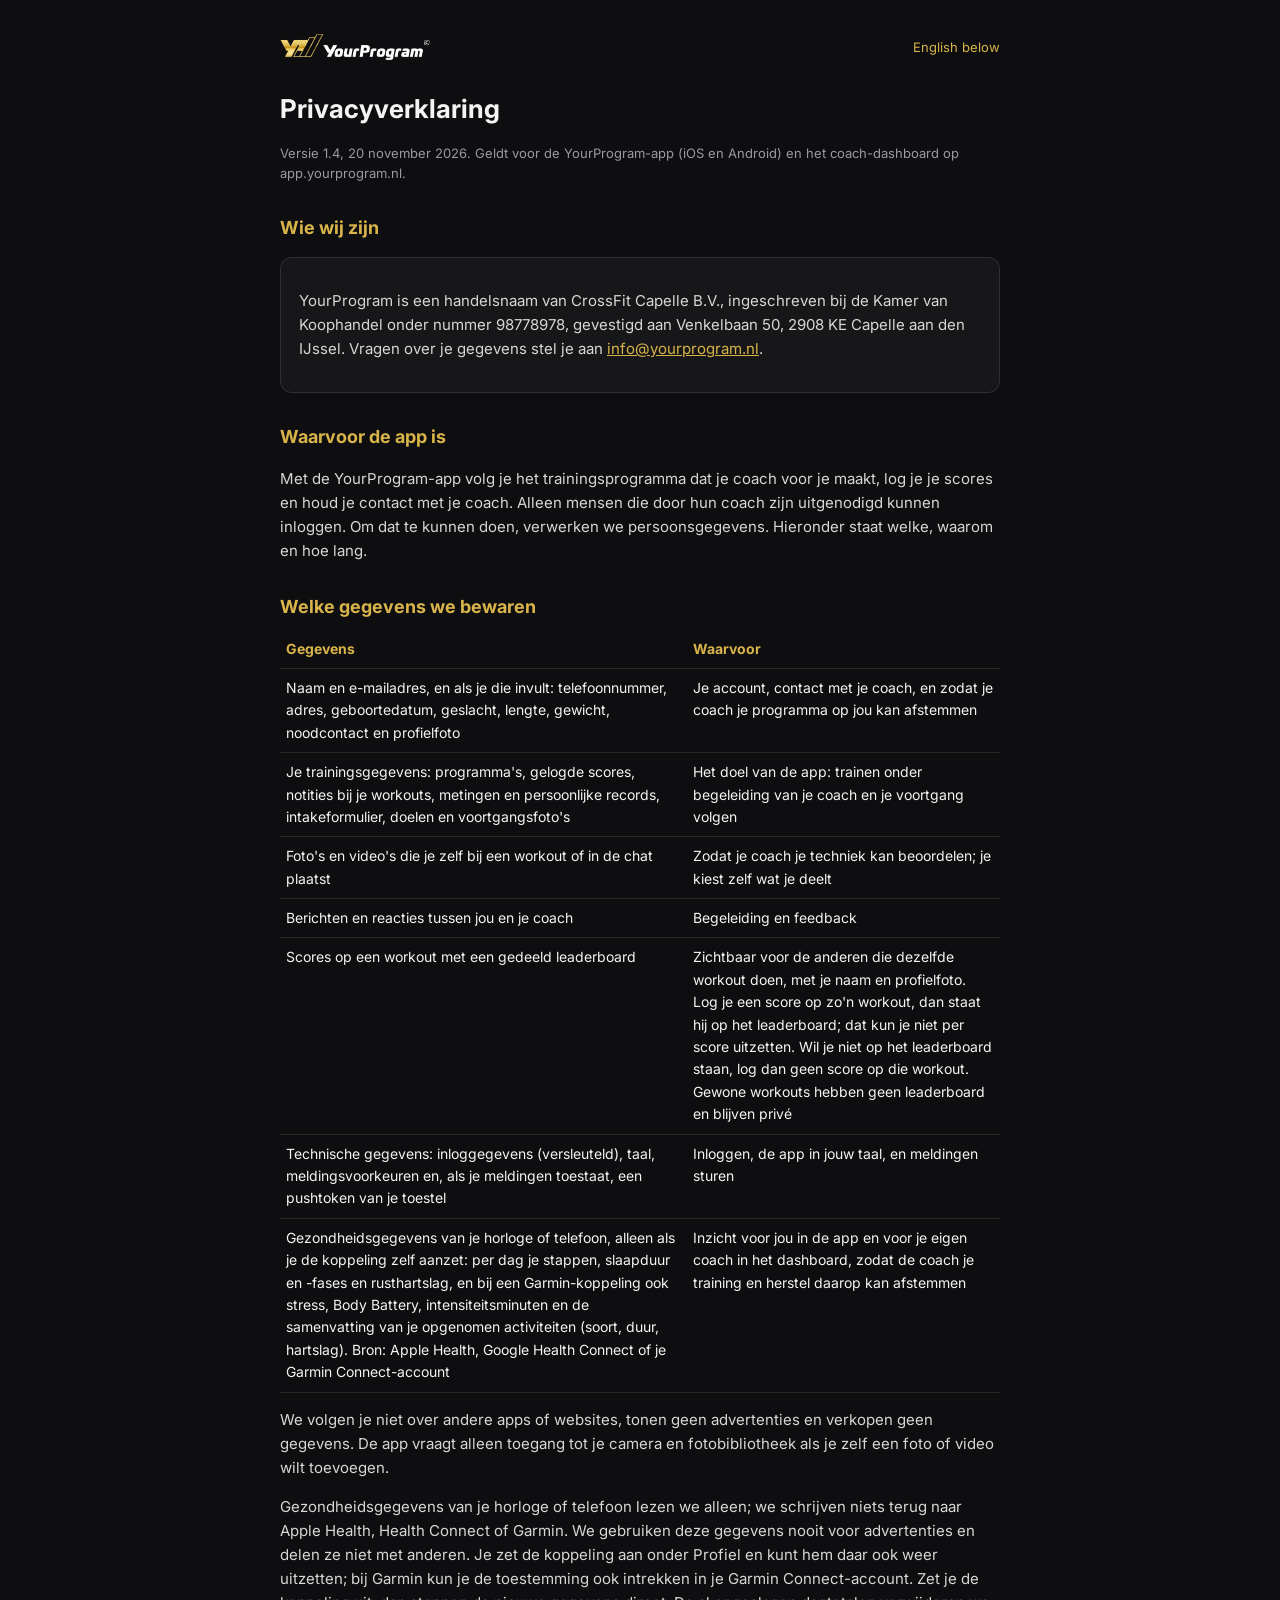
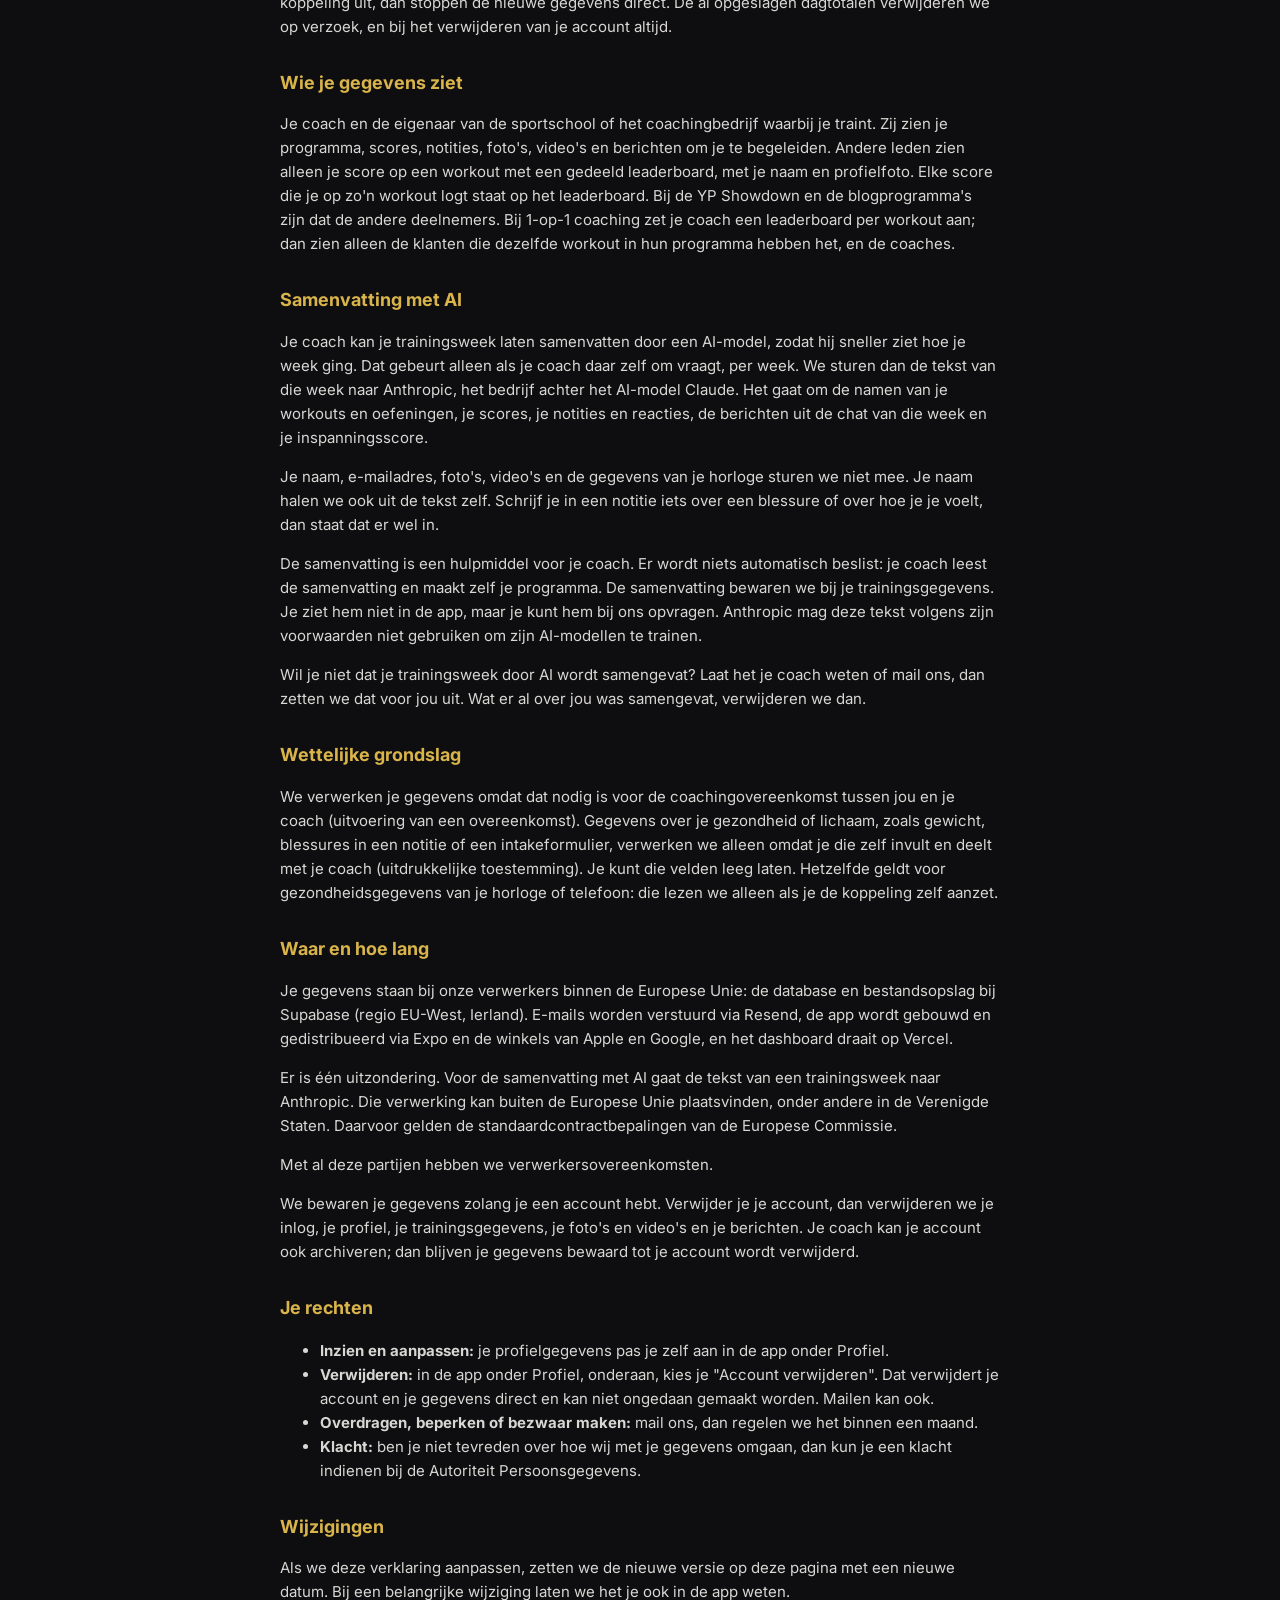
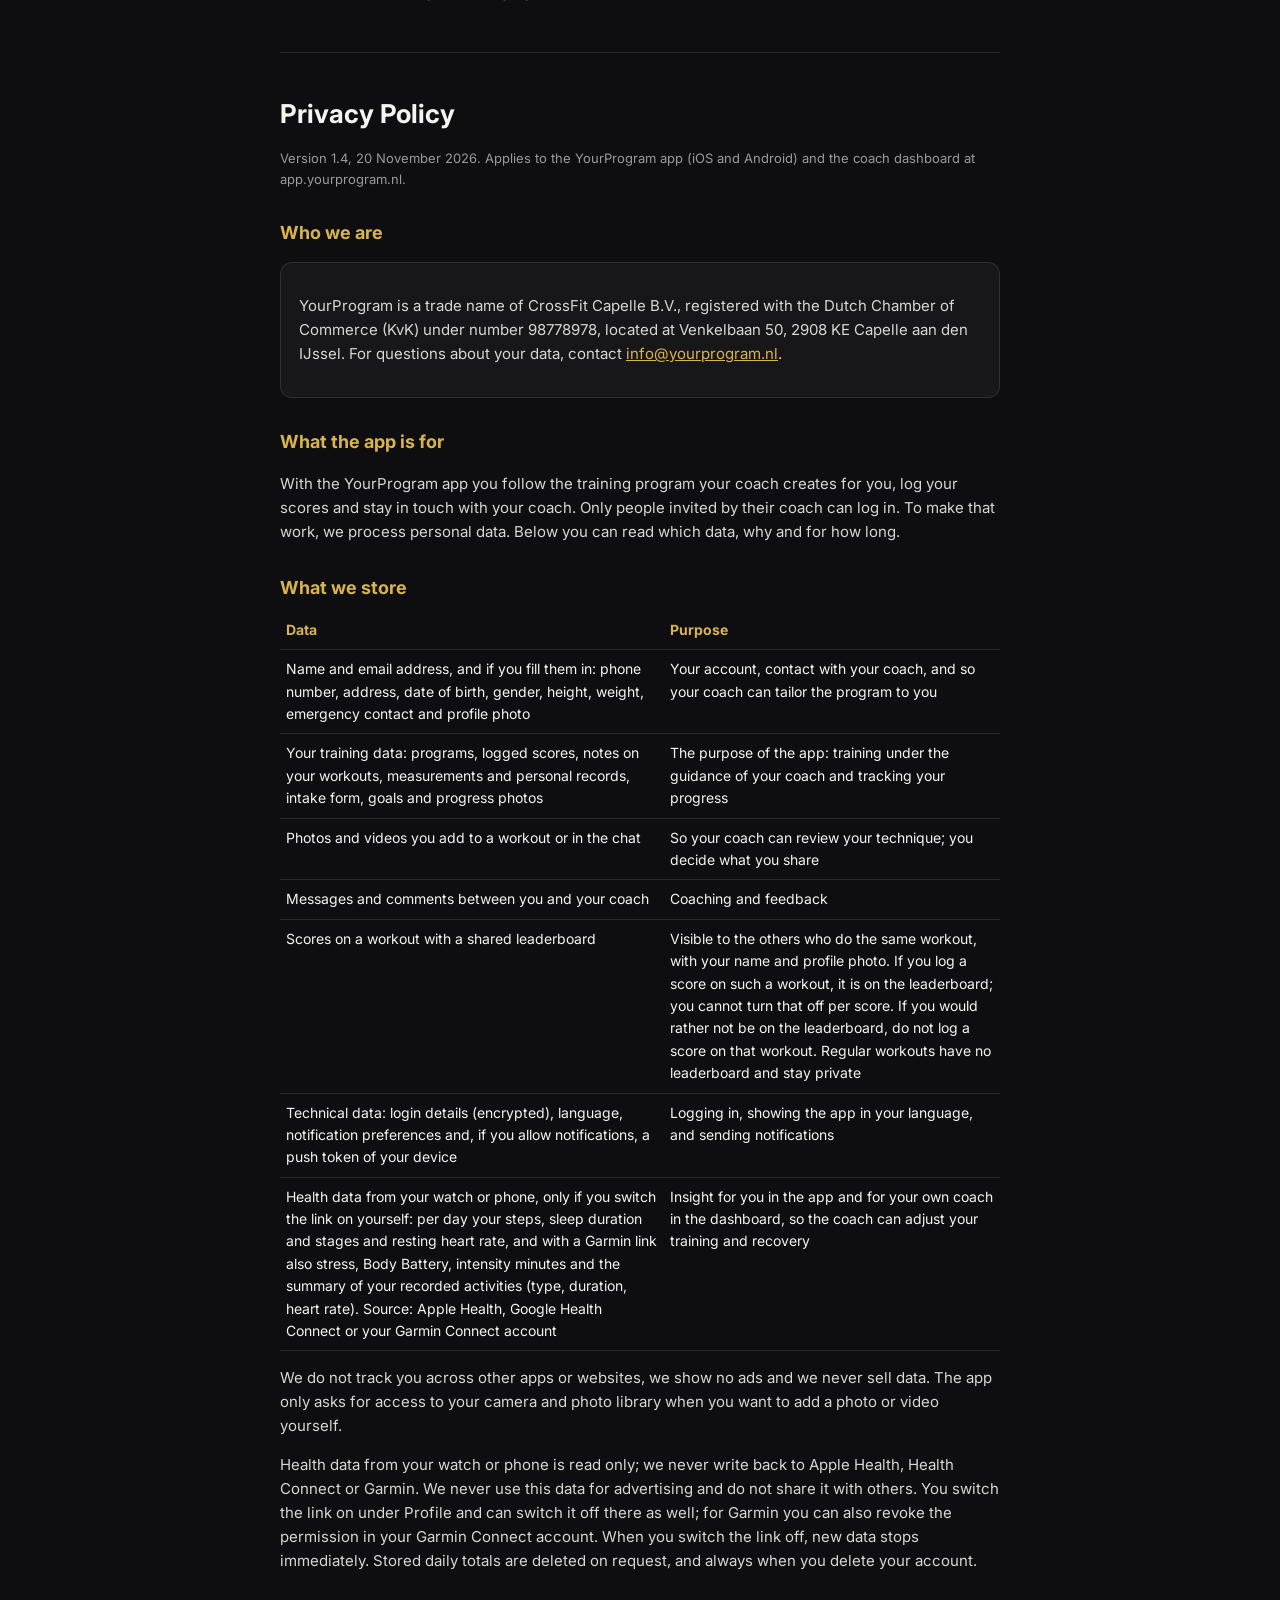
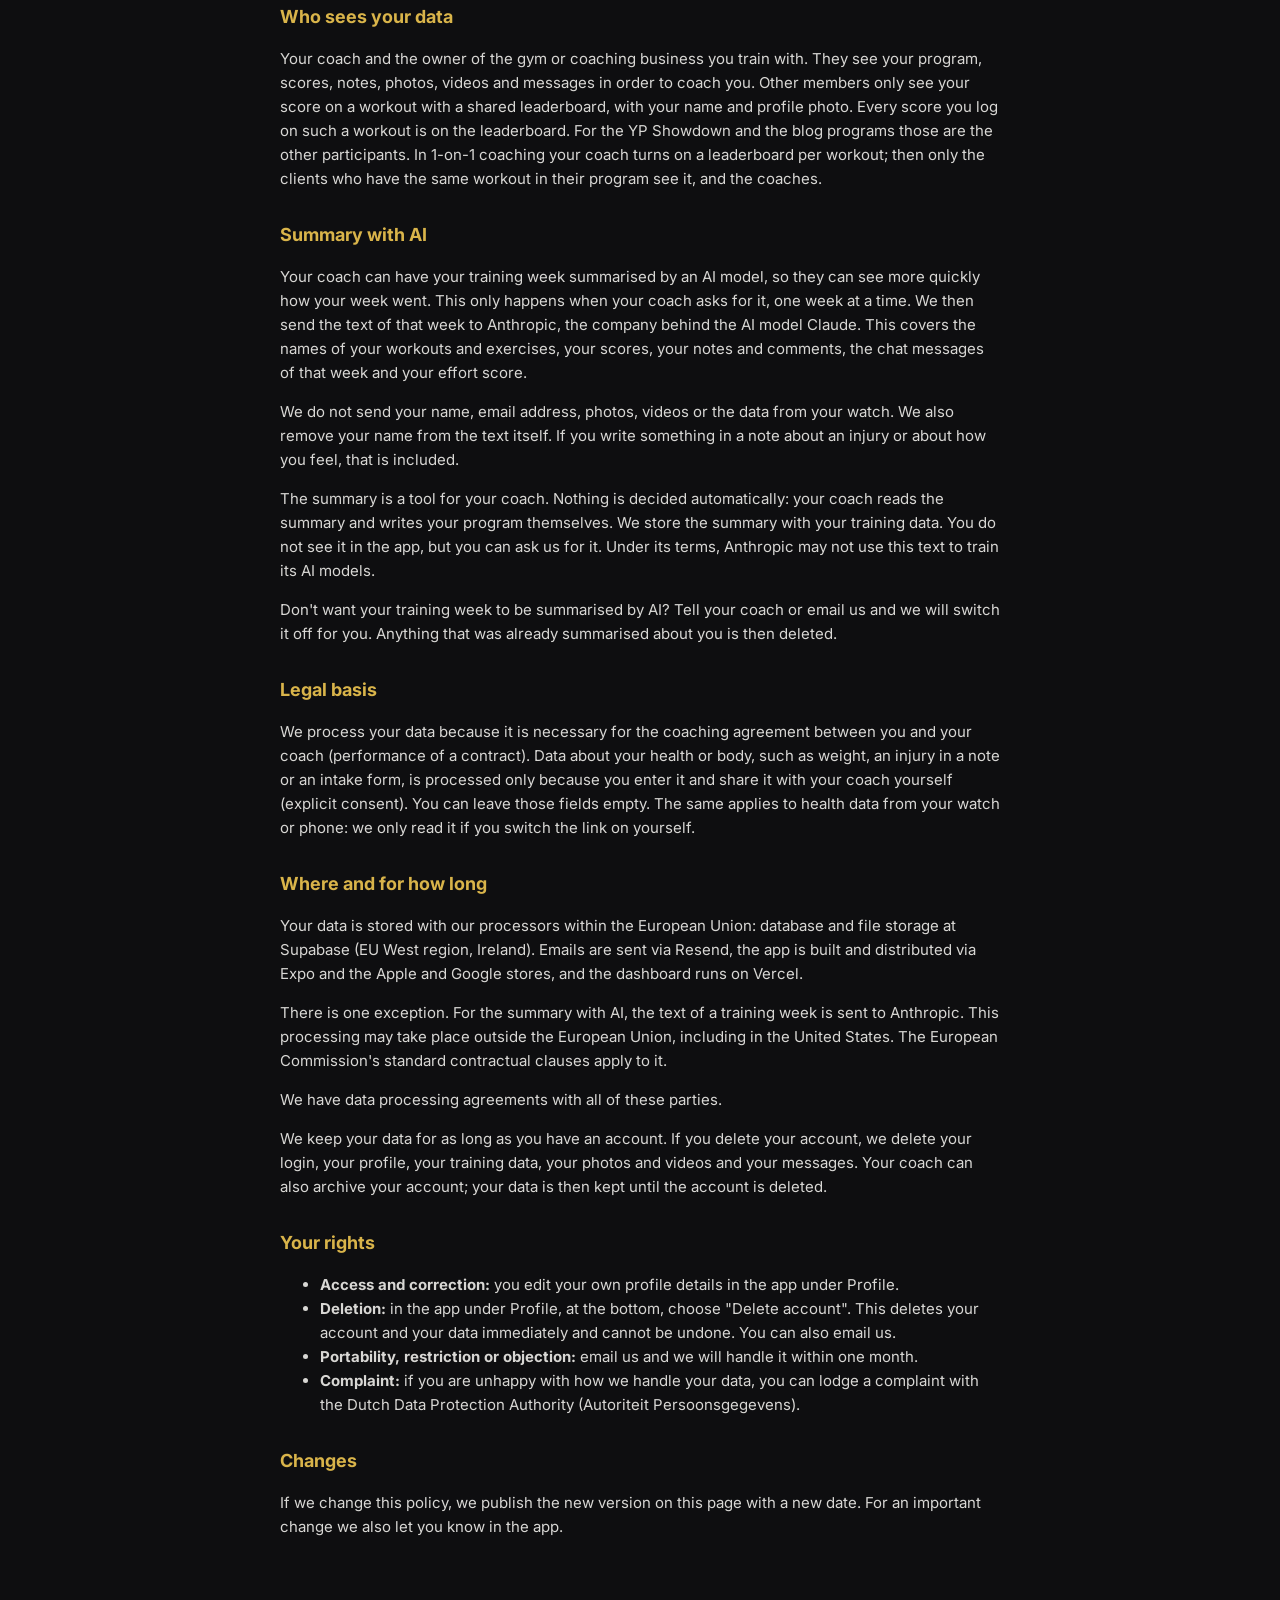
<file: privacy.html>
<!DOCTYPE html>
<html lang="nl">
<head>
<meta charset="UTF-8">
<meta name="viewport" content="width=device-width, initial-scale=1.0">
<title>Privacyverklaring YourProgram</title>
<meta name="description" content="Privacyverklaring van de YourProgram-app en het coach-dashboard: welke gegevens we bewaren, waarom, hoe lang en wat je rechten zijn.">
<link rel="preconnect" href="https://fonts.googleapis.com">
<link rel="stylesheet" href="https://fonts.googleapis.com/css2?family=Inter:wght@400;600;700;800&display=swap">
<style>
  :root { --ink:#0E0E10; --surface:#17171A; --gold:#D9B44A; --text:#F5F4F2; --muted:#9A9A9E; --line:rgba(255,255,255,.10); }
  * { box-sizing:border-box; }
  body { margin:0; background:var(--ink); color:var(--text); font-family:Inter, Arial, sans-serif; line-height:1.6; }
  .wrap { max-width:760px; margin:0 auto; padding:32px 20px 60px; }
  header { display:flex; align-items:center; gap:14px; margin-bottom:26px; }
  header img { height:30px; }
  .taal { margin-left:auto; font-size:13px; color:var(--muted); }
  .taal a { color:var(--gold); text-decoration:none; }
  h1 { font-size:26px; margin:0 0 6px; }
  h2 { font-size:18px; margin:30px 0 8px; color:var(--gold); }
  p, li { font-size:15px; color:#D8D7D4; }
  .kader { background:var(--surface); border:1px solid var(--line); border-radius:12px; padding:16px 18px; margin:14px 0; }
  .muted { color:var(--muted); font-size:13px; }
  table { border-collapse:collapse; width:100%; font-size:14px; }
  th, td { text-align:left; padding:8px 6px; border-bottom:1px solid var(--line); vertical-align:top; }
  th { color:var(--gold); font-weight:700; }
  a { color:var(--gold); }
  hr.deel { border:0; border-top:1px solid var(--line); margin:48px 0 40px; }
</style>
</head>
<body>
<div class="wrap">
<header>
  <img src="img/logo-yp-2021.png" alt="YourProgram">
  <span class="taal"><a href="#english">English below</a></span>
</header>

<h1>Privacyverklaring</h1>
<p class="muted">Versie 1.4, 20 november 2026. Geldt voor de YourProgram-app (iOS en Android) en het coach-dashboard op app.yourprogram.nl.</p>

<h2>Wie wij zijn</h2>
<div class="kader">
  <p>YourProgram is een handelsnaam van CrossFit Capelle B.V., ingeschreven bij de Kamer van Koophandel onder nummer 98778978, gevestigd aan Venkelbaan 50, 2908 KE Capelle aan den IJssel. Vragen over je gegevens stel je aan <a href="mailto:info@yourprogram.nl">info@yourprogram.nl</a>.</p>
</div>

<h2>Waarvoor de app is</h2>
<p>Met de YourProgram-app volg je het trainingsprogramma dat je coach voor je maakt, log je je scores en houd je contact met je coach. Alleen mensen die door hun coach zijn uitgenodigd kunnen inloggen. Om dat te kunnen doen, verwerken we persoonsgegevens. Hieronder staat welke, waarom en hoe lang.</p>

<h2>Welke gegevens we bewaren</h2>
<table>
  <tr><th>Gegevens</th><th>Waarvoor</th></tr>
  <tr><td>Naam en e-mailadres, en als je die invult: telefoonnummer, adres, geboortedatum, geslacht, lengte, gewicht, noodcontact en profielfoto</td><td>Je account, contact met je coach, en zodat je coach je programma op jou kan afstemmen</td></tr>
  <tr><td>Je trainingsgegevens: programma's, gelogde scores, notities bij je workouts, metingen en persoonlijke records, intakeformulier, doelen en voortgangsfoto's</td><td>Het doel van de app: trainen onder begeleiding van je coach en je voortgang volgen</td></tr>
  <tr><td>Foto's en video's die je zelf bij een workout of in de chat plaatst</td><td>Zodat je coach je techniek kan beoordelen; je kiest zelf wat je deelt</td></tr>
  <tr><td>Berichten en reacties tussen jou en je coach</td><td>Begeleiding en feedback</td></tr>
  <tr><td>Scores op een workout met een gedeeld leaderboard</td><td>Zichtbaar voor de anderen die dezelfde workout doen, met je naam en profielfoto. Log je een score op zo'n workout, dan staat hij op het leaderboard; dat kun je niet per score uitzetten. Wil je niet op het leaderboard staan, log dan geen score op die workout. Gewone workouts hebben geen leaderboard en blijven privé</td></tr>
  <tr><td>Technische gegevens: inloggegevens (versleuteld), taal, meldingsvoorkeuren en, als je meldingen toestaat, een pushtoken van je toestel</td><td>Inloggen, de app in jouw taal, en meldingen sturen</td></tr>
  <tr><td>Gezondheidsgegevens van je horloge of telefoon, alleen als je de koppeling zelf aanzet: per dag je stappen, slaapduur en -fases en rusthartslag, en bij een Garmin-koppeling ook stress, Body Battery, intensiteitsminuten en de samenvatting van je opgenomen activiteiten (soort, duur, hartslag). Bron: Apple Health, Google Health Connect of je Garmin Connect-account</td><td>Inzicht voor jou in de app en voor je eigen coach in het dashboard, zodat de coach je training en herstel daarop kan afstemmen</td></tr>
</table>
<p>We volgen je niet over andere apps of websites, tonen geen advertenties en verkopen geen gegevens. De app vraagt alleen toegang tot je camera en fotobibliotheek als je zelf een foto of video wilt toevoegen.</p>
<p>Gezondheidsgegevens van je horloge of telefoon lezen we alleen; we schrijven niets terug naar Apple Health, Health Connect of Garmin. We gebruiken deze gegevens nooit voor advertenties en delen ze niet met anderen. Je zet de koppeling aan onder Profiel en kunt hem daar ook weer uitzetten; bij Garmin kun je de toestemming ook intrekken in je Garmin Connect-account. Zet je de koppeling uit, dan stoppen de nieuwe gegevens direct. De al opgeslagen dagtotalen verwijderen we op verzoek, en bij het verwijderen van je account altijd.</p>

<h2>Wie je gegevens ziet</h2>
<p>Je coach en de eigenaar van de sportschool of het coachingbedrijf waarbij je traint. Zij zien je programma, scores, notities, foto's, video's en berichten om je te begeleiden. Andere leden zien alleen je score op een workout met een gedeeld leaderboard, met je naam en profielfoto. Elke score die je op zo'n workout logt staat op het leaderboard. Bij de YP Showdown en de blogprogramma's zijn dat de andere deelnemers. Bij 1-op-1 coaching zet je coach een leaderboard per workout aan; dan zien alleen de klanten die dezelfde workout in hun programma hebben het, en de coaches.</p>

<h2>Samenvatting met AI</h2>
<p>Je coach kan je trainingsweek laten samenvatten door een AI-model, zodat hij sneller ziet hoe je week ging. Dat gebeurt alleen als je coach daar zelf om vraagt, per week. We sturen dan de tekst van die week naar Anthropic, het bedrijf achter het AI-model Claude. Het gaat om de namen van je workouts en oefeningen, je scores, je notities en reacties, de berichten uit de chat van die week en je inspanningsscore.</p>
<p>Je naam, e-mailadres, foto's, video's en de gegevens van je horloge sturen we niet mee. Je naam halen we ook uit de tekst zelf. Schrijf je in een notitie iets over een blessure of over hoe je je voelt, dan staat dat er wel in.</p>
<p>De samenvatting is een hulpmiddel voor je coach. Er wordt niets automatisch beslist: je coach leest de samenvatting en maakt zelf je programma. De samenvatting bewaren we bij je trainingsgegevens. Je ziet hem niet in de app, maar je kunt hem bij ons opvragen. Anthropic mag deze tekst volgens zijn voorwaarden niet gebruiken om zijn AI-modellen te trainen.</p>
<p>Wil je niet dat je trainingsweek door AI wordt samengevat? Laat het je coach weten of mail ons, dan zetten we dat voor jou uit. Wat er al over jou was samengevat, verwijderen we dan.</p>

<h2>Wettelijke grondslag</h2>
<p>We verwerken je gegevens omdat dat nodig is voor de coachingovereenkomst tussen jou en je coach (uitvoering van een overeenkomst). Gegevens over je gezondheid of lichaam, zoals gewicht, blessures in een notitie of een intakeformulier, verwerken we alleen omdat je die zelf invult en deelt met je coach (uitdrukkelijke toestemming). Je kunt die velden leeg laten. Hetzelfde geldt voor gezondheidsgegevens van je horloge of telefoon: die lezen we alleen als je de koppeling zelf aanzet.</p>

<h2>Waar en hoe lang</h2>
<p>Je gegevens staan bij onze verwerkers binnen de Europese Unie: de database en bestandsopslag bij Supabase (regio EU-West, Ierland). E-mails worden verstuurd via Resend, de app wordt gebouwd en gedistribueerd via Expo en de winkels van Apple en Google, en het dashboard draait op Vercel.</p>
<p>Er is één uitzondering. Voor de samenvatting met AI gaat de tekst van een trainingsweek naar Anthropic. Die verwerking kan buiten de Europese Unie plaatsvinden, onder andere in de Verenigde Staten. Daarvoor gelden de standaardcontractbepalingen van de Europese Commissie.</p>
<p>Met al deze partijen hebben we verwerkersovereenkomsten.</p>
<p>We bewaren je gegevens zolang je een account hebt. Verwijder je je account, dan verwijderen we je inlog, je profiel, je trainingsgegevens, je foto's en video's en je berichten. Je coach kan je account ook archiveren; dan blijven je gegevens bewaard tot je account wordt verwijderd.</p>

<h2>Je rechten</h2>
<ul>
  <li><strong>Inzien en aanpassen:</strong> je profielgegevens pas je zelf aan in de app onder Profiel.</li>
  <li><strong>Verwijderen:</strong> in de app onder Profiel, onderaan, kies je "Account verwijderen". Dat verwijdert je account en je gegevens direct en kan niet ongedaan gemaakt worden. Mailen kan ook.</li>
  <li><strong>Overdragen, beperken of bezwaar maken:</strong> mail ons, dan regelen we het binnen een maand.</li>
  <li><strong>Klacht:</strong> ben je niet tevreden over hoe wij met je gegevens omgaan, dan kun je een klacht indienen bij de Autoriteit Persoonsgegevens.</li>
</ul>

<h2>Wijzigingen</h2>
<p>Als we deze verklaring aanpassen, zetten we de nieuwe versie op deze pagina met een nieuwe datum. Bij een belangrijke wijziging laten we het je ook in de app weten.</p>

<hr class="deel" id="english">

<h1>Privacy Policy</h1>
<p class="muted">Version 1.4, 20 November 2026. Applies to the YourProgram app (iOS and Android) and the coach dashboard at app.yourprogram.nl.</p>

<h2>Who we are</h2>
<div class="kader">
  <p>YourProgram is a trade name of CrossFit Capelle B.V., registered with the Dutch Chamber of Commerce (KvK) under number 98778978, located at Venkelbaan 50, 2908 KE Capelle aan den IJssel. For questions about your data, contact <a href="mailto:info@yourprogram.nl">info@yourprogram.nl</a>.</p>
</div>

<h2>What the app is for</h2>
<p>With the YourProgram app you follow the training program your coach creates for you, log your scores and stay in touch with your coach. Only people invited by their coach can log in. To make that work, we process personal data. Below you can read which data, why and for how long.</p>

<h2>What we store</h2>
<table>
  <tr><th>Data</th><th>Purpose</th></tr>
  <tr><td>Name and email address, and if you fill them in: phone number, address, date of birth, gender, height, weight, emergency contact and profile photo</td><td>Your account, contact with your coach, and so your coach can tailor the program to you</td></tr>
  <tr><td>Your training data: programs, logged scores, notes on your workouts, measurements and personal records, intake form, goals and progress photos</td><td>The purpose of the app: training under the guidance of your coach and tracking your progress</td></tr>
  <tr><td>Photos and videos you add to a workout or in the chat</td><td>So your coach can review your technique; you decide what you share</td></tr>
  <tr><td>Messages and comments between you and your coach</td><td>Coaching and feedback</td></tr>
  <tr><td>Scores on a workout with a shared leaderboard</td><td>Visible to the others who do the same workout, with your name and profile photo. If you log a score on such a workout, it is on the leaderboard; you cannot turn that off per score. If you would rather not be on the leaderboard, do not log a score on that workout. Regular workouts have no leaderboard and stay private</td></tr>
  <tr><td>Technical data: login details (encrypted), language, notification preferences and, if you allow notifications, a push token of your device</td><td>Logging in, showing the app in your language, and sending notifications</td></tr>
  <tr><td>Health data from your watch or phone, only if you switch the link on yourself: per day your steps, sleep duration and stages and resting heart rate, and with a Garmin link also stress, Body Battery, intensity minutes and the summary of your recorded activities (type, duration, heart rate). Source: Apple Health, Google Health Connect or your Garmin Connect account</td><td>Insight for you in the app and for your own coach in the dashboard, so the coach can adjust your training and recovery</td></tr>
</table>
<p>We do not track you across other apps or websites, we show no ads and we never sell data. The app only asks for access to your camera and photo library when you want to add a photo or video yourself.</p>
<p>Health data from your watch or phone is read only; we never write back to Apple Health, Health Connect or Garmin. We never use this data for advertising and do not share it with others. You switch the link on under Profile and can switch it off there as well; for Garmin you can also revoke the permission in your Garmin Connect account. When you switch the link off, new data stops immediately. Stored daily totals are deleted on request, and always when you delete your account.</p>

<h2>Who sees your data</h2>
<p>Your coach and the owner of the gym or coaching business you train with. They see your program, scores, notes, photos, videos and messages in order to coach you. Other members only see your score on a workout with a shared leaderboard, with your name and profile photo. Every score you log on such a workout is on the leaderboard. For the YP Showdown and the blog programs those are the other participants. In 1-on-1 coaching your coach turns on a leaderboard per workout; then only the clients who have the same workout in their program see it, and the coaches.</p>

<h2>Summary with AI</h2>
<p>Your coach can have your training week summarised by an AI model, so they can see more quickly how your week went. This only happens when your coach asks for it, one week at a time. We then send the text of that week to Anthropic, the company behind the AI model Claude. This covers the names of your workouts and exercises, your scores, your notes and comments, the chat messages of that week and your effort score.</p>
<p>We do not send your name, email address, photos, videos or the data from your watch. We also remove your name from the text itself. If you write something in a note about an injury or about how you feel, that is included.</p>
<p>The summary is a tool for your coach. Nothing is decided automatically: your coach reads the summary and writes your program themselves. We store the summary with your training data. You do not see it in the app, but you can ask us for it. Under its terms, Anthropic may not use this text to train its AI models.</p>
<p>Don't want your training week to be summarised by AI? Tell your coach or email us and we will switch it off for you. Anything that was already summarised about you is then deleted.</p>

<h2>Legal basis</h2>
<p>We process your data because it is necessary for the coaching agreement between you and your coach (performance of a contract). Data about your health or body, such as weight, an injury in a note or an intake form, is processed only because you enter it and share it with your coach yourself (explicit consent). You can leave those fields empty. The same applies to health data from your watch or phone: we only read it if you switch the link on yourself.</p>

<h2>Where and for how long</h2>
<p>Your data is stored with our processors within the European Union: database and file storage at Supabase (EU West region, Ireland). Emails are sent via Resend, the app is built and distributed via Expo and the Apple and Google stores, and the dashboard runs on Vercel.</p>
<p>There is one exception. For the summary with AI, the text of a training week is sent to Anthropic. This processing may take place outside the European Union, including in the United States. The European Commission's standard contractual clauses apply to it.</p>
<p>We have data processing agreements with all of these parties.</p>
<p>We keep your data for as long as you have an account. If you delete your account, we delete your login, your profile, your training data, your photos and videos and your messages. Your coach can also archive your account; your data is then kept until the account is deleted.</p>

<h2>Your rights</h2>
<ul>
  <li><strong>Access and correction:</strong> you edit your own profile details in the app under Profile.</li>
  <li><strong>Deletion:</strong> in the app under Profile, at the bottom, choose "Delete account". This deletes your account and your data immediately and cannot be undone. You can also email us.</li>
  <li><strong>Portability, restriction or objection:</strong> email us and we will handle it within one month.</li>
  <li><strong>Complaint:</strong> if you are unhappy with how we handle your data, you can lodge a complaint with the Dutch Data Protection Authority (Autoriteit Persoonsgegevens).</li>
</ul>

<h2>Changes</h2>
<p>If we change this policy, we publish the new version on this page with a new date. For an important change we also let you know in the app.</p>
</div>
</body>
</html>
</file>
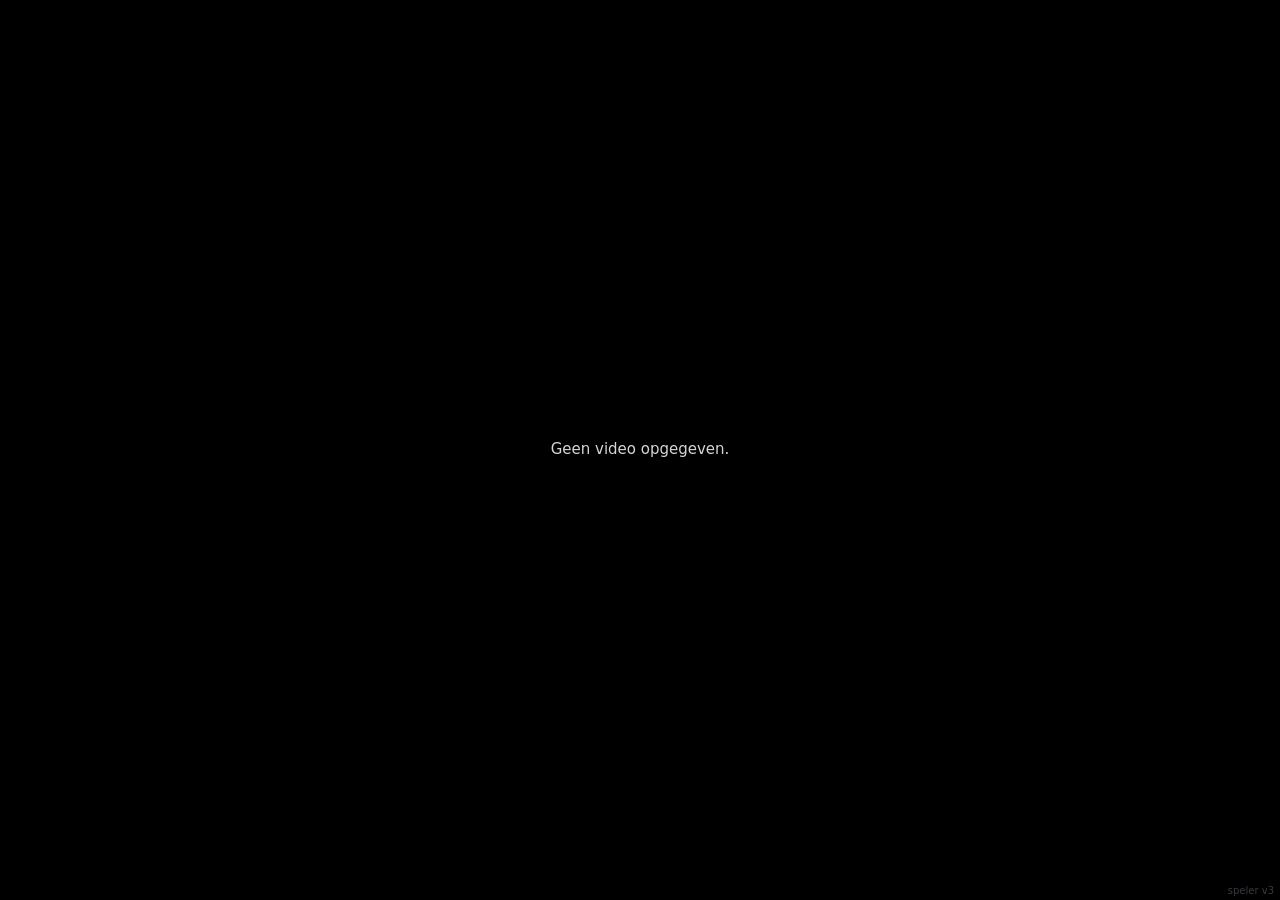
<file: speler.html>
<!doctype html>
<html>
<head>
<meta charset="utf-8">
<meta name="viewport" content="width=device-width,initial-scale=1,maximum-scale=1">
<meta name="robots" content="noindex">
<title>Videospeler</title>
<style>
  html,body{margin:0;height:100%;background:#141416;overflow:hidden;font-family:-apple-system,system-ui,Segoe UI,Roboto,sans-serif}
  #vak,#vak iframe,#vak video{position:absolute;inset:0;width:100%;height:100%;border:0;background:#000}
  #fout{position:absolute;inset:0;display:none;align-items:center;justify-content:center;color:#d6d6d6;text-align:center;padding:28px;font-size:15px;line-height:1.55}
  #status{position:absolute;inset:0;display:flex;align-items:center;justify-content:center;color:#8a8a90;font-size:14px;pointer-events:none}
  #versie{position:absolute;right:6px;bottom:4px;color:#3a3a40;font-size:10px;pointer-events:none}
  #vak.geluid{display:flex;flex-direction:column;align-items:center;justify-content:center;gap:14px;background:#141416}
  #vak.geluid audio{position:static;width:86%;max-width:420px;height:44px;background:none}
  #vak.geluid .mic{font-size:34px;line-height:1}
</style>
</head>
<body>
<div id="status">Video laden…</div>
<div id="vak"></div>
<div id="fout"></div>
<div id="versie">speler v3</div>
<script>
// Dit is de videospeler van de FORGE-app: VideoSheet in de app laadt deze
// pagina in een webvenster. NIET verwijderen of hernoemen; ook oudere
// app-versies blijven naar dit adres wijzen.
//
// Aanroep:  speler.html#v=<youtube-id>
//    of:    speler.html#u=<encodeURIComponent(video-url)>   (eigen uploads/mp4)
//    of:    speler.html#u=<…>&a=1   (spraakbericht: alleen geluid, compacte speler)
// De waarden staan in de hash (niet in de querystring) zodat tijdelijke
// signed upload-links nooit in serverlogs terechtkomen. De querystring wordt
// als reserve ook gelezen.
(function(){
  var vak=document.getElementById("vak"),foutEl=document.getElementById("fout"),statusEl=document.getElementById("status");
  function status(t){statusEl.textContent=t;statusEl.style.display=t?"flex":"none";}
  function toonFout(t){status("");foutEl.textContent=t;foutEl.style.display="flex";}
  window.addEventListener("error",function(e){status("Scriptfout: "+(e.message||"onbekend"));});
  function lees(bron){
    var p={};String(bron||"").replace(/^[#?]/,"").split("&").forEach(function(s){
      var i=s.indexOf("=");if(i>0)p[s.slice(0,i)]=decodeURIComponent(s.slice(i+1));
    });return p;
  }
  var p=lees(location.hash);if(!p.v&&!p.u)p=lees(location.search);
  var geldigId=/^[A-Za-z0-9_-]{6,20}$/;

  if(p.u&&p.a==="1"){
    // Spraakbericht uit de chat: een geluidsspeler in plaats van een zwart videovlak.
    document.title="Spraakbericht";
    vak.className="geluid";
    var mic=document.createElement("div");mic.className="mic";mic.textContent="🎤";vak.appendChild(mic);
    var a=document.createElement("audio");
    a.src=p.u;a.controls=true;a.autoplay=true;
    a.onloadeddata=function(){status("");};
    a.oncanplay=function(){status("");};
    a.onerror=function(){toonFout("Dit spraakbericht kan niet worden afgespeeld.");};
    status("Spraakbericht laden…");
    vak.appendChild(a);
    return;
  }
  if(p.u){
    // Eigen upload of los videobestand: gewone videospeler.
    var v=document.createElement("video");
    v.src=p.u;v.controls=true;v.autoplay=true;v.playsInline=true;v.setAttribute("playsinline","");
    v.onloadeddata=function(){status("");};
    v.onerror=function(){toonFout("Deze video kan niet worden afgespeeld. Gebruik de link onder de speler.");};
    vak.appendChild(v);
    return;
  }
  if(!p.v||!geldigId.test(p.v)){toonFout("Geen video opgegeven.");return;}

  // YouTube via de officiële IFrame API, zodat we fouten netjes kunnen tonen
  // (bijv. embedden uitgezet door de eigenaar of video verwijderd).
  var klaar=false;
  status("Video laden…");
  function bouwSpeler(){
    if(klaar)return;klaar=true;
    status("Speler starten…");
    new YT.Player(vak,{
      videoId:p.v,
      playerVars:{playsinline:1,rel:0,modestbranding:1},
      events:{
        onReady:function(){status("");},
        onError:function(e){
          var code=e&&e.data;
          toonFout(code===101||code===150
            ?"De eigenaar van deze video staat afspelen buiten YouTube niet toe. Gebruik de link onder de speler."
            :"Deze video kan niet worden afgespeeld (mogelijk verwijderd of privé). Gebruik de link onder de speler.");
        }
      }
    });
  }
  window.onYouTubeIframeAPIReady=bouwSpeler;
  var s=document.createElement("script");s.src="https://www.youtube.com/iframe_api";
  s.onerror=function(){status("YouTube-script laadt niet (netwerk geblokkeerd?)");};
  document.head.appendChild(s);
  // Reserve: laadt de API niet binnen 5 seconden, zet dan een kale embed neer.
  setTimeout(function(){
    if(klaar)return;klaar=true;
    status("Reserve-speler laden…");
    var f=document.createElement("iframe");
    f.src="https://www.youtube-nocookie.com/embed/"+p.v+"?playsinline=1&rel=0&modestbranding=1";
    f.allow="autoplay; encrypted-media; picture-in-picture; fullscreen";
    f.allowFullscreen=true;
    f.onload=function(){status("");};
    vak.appendChild(f);
  },5000);
  // Blijft de statusregel na 10 s staan, dan weten we dat de speler niet opkomt.
  setTimeout(function(){
    if(statusEl.style.display!=="none"&&statusEl.textContent==="Speler starten…")
      status("Speler start niet; tik op de reservelink onder de video.");
  },10000);
})();
</script>
</body>
</html>
</file>
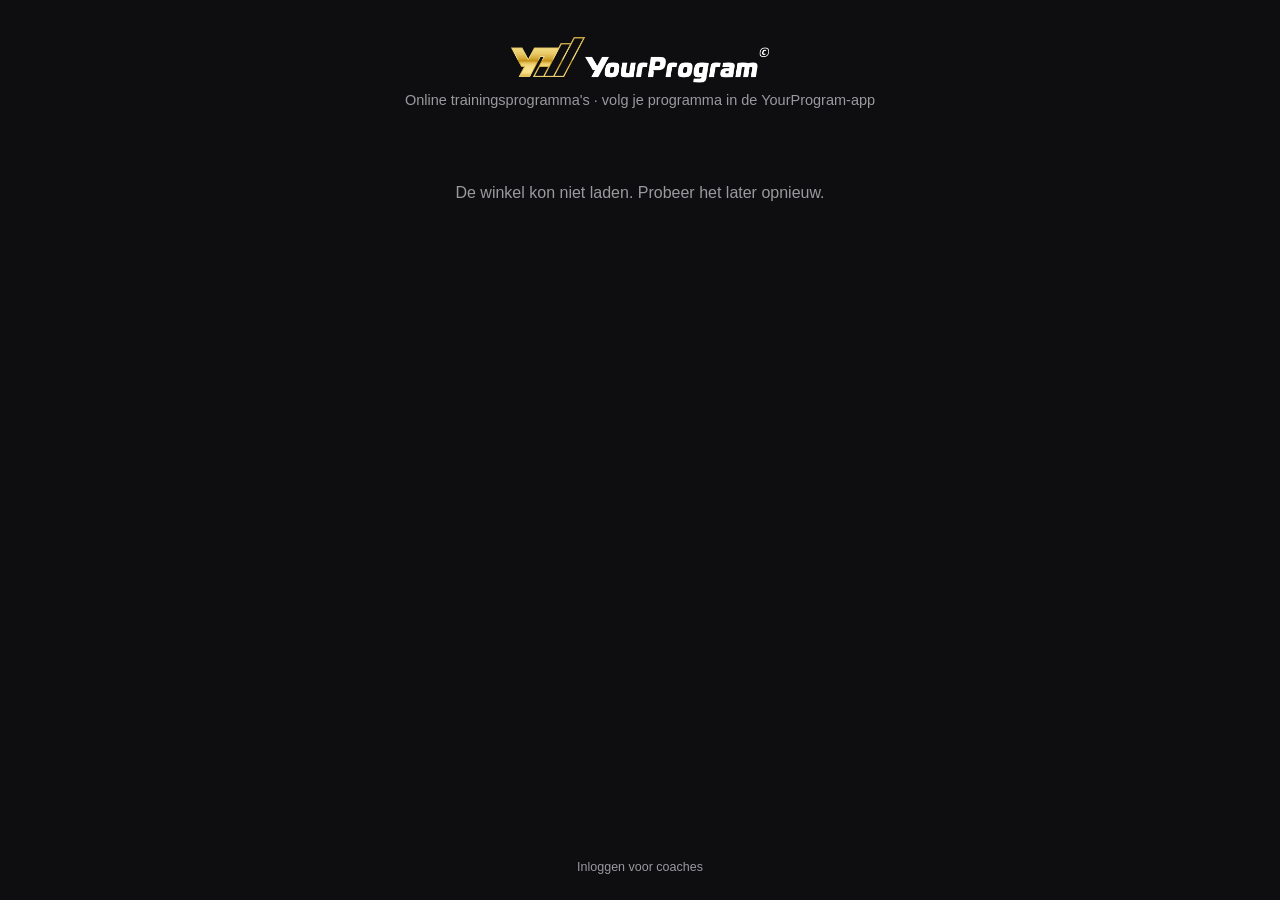
<file: winkel.html>
<!doctype html>
<html lang="nl">
<head>
<meta charset="utf-8">
<meta name="viewport" content="width=device-width, initial-scale=1">
<title>Programma's — YourProgram</title>
<style>
  /* Winkelpagina voor blogprogramma's: donkere huisstijl, publiek. */
  *{box-sizing:border-box;margin:0;padding:0}
  body{background:#0E0E10;color:#F5F4F2;font-family:-apple-system,"Segoe UI",Roboto,Arial,sans-serif;min-height:100vh;display:flex;flex-direction:column}
  .kop{padding:34px 22px 10px;text-align:center}
  /* Echte huisstijl: het YourProgram-logo in de kop i.p.v. een woordmerk. */
  .logo{width:min(260px,68vw);height:auto;display:block;margin:0 auto}
  .sub{color:#9A9A9E;margin-top:6px;font-size:14.5px}
  main{flex:1;width:100%;max-width:680px;margin:0 auto;padding:22px}
  .melding{border:1px solid rgba(70,200,138,.45);background:rgba(70,200,138,.08);color:#46C88A;border-radius:12px;padding:14px 16px;margin-bottom:18px;font-size:14.5px;line-height:1.5}
  .melding.grijs{border-color:rgba(255,255,255,.14);background:#17171A;color:#9A9A9E}
  .kaart{background:#17171A;border:1px solid rgba(255,255,255,.08);border-radius:16px;padding:20px;margin-bottom:14px}
  .kaart h2{font-size:19px;font-weight:800;letter-spacing:.4px}
  .kaart p{color:#C9C8C4;font-size:14px;line-height:1.55;margin-top:8px}
  .rij{display:flex;align-items:center;gap:12px;margin-top:16px;flex-wrap:wrap}
  .prijs{color:#D9B44A;font-weight:800;font-size:17px}
  .prijs span{color:#9A9A9E;font-weight:600;font-size:12.5px}
  .knop{margin-left:auto;background:linear-gradient(135deg,#F0D27E,#D9B44A,#A8842B);color:#0E0E10;border:0;border-radius:11px;padding:12px 26px;font-size:14px;font-weight:800;letter-spacing:.5px;text-transform:uppercase;cursor:pointer}
  .knop:disabled{opacity:.6;cursor:wait}
  .leeg{color:#9A9A9E;text-align:center;padding:40px 10px;line-height:1.6}
  footer{padding:26px;text-align:center;color:#66666B;font-size:12.5px}
  footer a{color:#9A9A9E;text-decoration:none}
  footer a:hover{color:#D9B44A}
  .modal-bg{position:fixed;inset:0;background:rgba(0,0,0,.72);display:none;align-items:center;justify-content:center;padding:18px;z-index:9}
  .modal{max-height:92vh;overflow:auto;background:#17171A;border:1px solid rgba(255,255,255,.1);border-radius:16px;padding:22px;max-width:520px;width:100%}
  .modal h2{font-size:18px;font-weight:800;margin-bottom:12px}
  .modal ul{padding-left:18px;color:#C9C8C4;font-size:14px;line-height:1.55}
  .modal li{margin-bottom:6px}
  .check{display:flex;gap:10px;align-items:flex-start;margin:16px 0 6px;font-size:14px;line-height:1.5;color:#F5F4F2;cursor:pointer}
  .check input{margin-top:4px;width:17px;height:17px;flex:none;accent-color:#D9B44A}
  .check a{color:#D9B44A}
  .knop.grijs{background:#26262B;color:#F5F4F2;margin-left:0}
  .knop:disabled{opacity:.45;cursor:not-allowed}
</style>
</head>
<body>
  <div class="kop">
    <img class="logo" src="img/logo-yp-2021.png" alt="YourProgram">
    <div class="sub">Online trainingsprogramma's · volg je programma in de YourProgram-app</div>
  </div>
  <main>
    <div id="melding"></div>
    <div id="lijst"><div class="leeg">Programma's laden…</div></div>
  </main>
  <div id="akkoord" class="modal-bg" onclick="if(event.target===this)sluitAkkoord()">
    <div class="modal">
      <h2>Voordat je afrekent</h2>
      <ul>
        <li>Je betaalt nu de eerste maand met iDEAL of kaart; daarna wordt het bedrag automatisch per maand afgeschreven.</li>
        <li>Opzeggen kan altijd, in de app onder Profiel &gt; Mijn abonnement. Opzegtermijn één maand: je abonnement stopt een maand na je opzegging. Je betaalt dan nog één keer, naar rato, alleen voor de dagen tot de einddatum. Binnen 14 dagen na je aankoop kun je ook herroepen.</li>
        <li>Direct na het betalen kies je je wachtwoord en zet je de YourProgram-app op je iPhone (Android volgt). Heb je al een account, dan log je in met je bestaande wachtwoord.</li>
        <li>Betaal je met automatische incasso, dan start je programma zodra de bank het bedrag heeft overgemaakt (een paar werkdagen).</li>
      </ul>
      <label class="check"><input type="checkbox" id="akkoord-vink" onchange="document.getElementById('akkoord-go').disabled=!this.checked"> <span>Ik ga akkoord met de <a href="https://programmering.yourprogram.nl/voorwaarden" target="_blank" rel="noopener">voorwaarden</a> (versie 2026-09). Mijn programma mag direct starten; zeg ik binnen 14 dagen af, dan betaal ik alleen voor de dagen dat ik toegang had.</span></label>
      <div class="rij"><button class="knop grijs" type="button" onclick="sluitAkkoord()">Terug</button><button class="knop" id="akkoord-go" onclick="betaal()" disabled>Naar betalen</button></div>
    </div>
  </div>
  <footer><a href="/">Inloggen voor coaches</a></footer>
<script>
const FN = "https://ujuvbxqgnxkyjcmcrqpw.supabase.co/functions/v1";
const esc = s => String(s==null?"":s).replace(/[&<>"]/g, c => ({"&":"&amp;","<":"&lt;",">":"&gt;",'"':"&quot;"}[c]));
const PER = { week: "per week", month: "per maand", year: "per jaar" };
const eur = c => "€" + (c/100).toFixed(2).replace(".", ",").replace(",00","");

// Terug van Stripe: gelukt of geannuleerd
const q = new URLSearchParams(location.search);
if (q.get("besteld")) {
  document.getElementById("melding").innerHTML =
    '<div class="melding">✅ Gelukt! Je betaling is ontvangen. Binnen een kwartier krijg je een e-mail met de link om je wachtwoord te kiezen; daarna staat je programma voor je klaar in de YourProgram-app.</div>';
} else if (q.get("geannuleerd")) {
  document.getElementById("melding").innerHTML =
    '<div class="melding grijs">De betaling is afgebroken. Je kunt het hieronder gewoon opnieuw proberen.</div>';
}

async function laad() {
  const host = document.getElementById("lijst");
  try {
    const r = await fetch(FN + "/shop-catalog");
    const progs = await r.json();
    if (!Array.isArray(progs) || !progs.length) {
      host.innerHTML = '<div class="leeg">Er staan op dit moment geen programma\'s in de winkel.<br>Kom snel terug!</div>';
      return;
    }
    host.innerHTML = progs.map(p =>
      '<div class="kaart"><h2>' + esc(p.name) + '</h2>' +
      (p.description ? '<p>' + esc(p.description) + '</p>' : '') +
      (p.free
        ? '<div class="rij"><span class="prijs">Gratis</span>' + (p.join_url ? '<a class="knop" style="text-decoration:none" href="' + esc(p.join_url) + '">Meedoen</a>' : '') + '</div></div>'
        : '<div class="rij"><span class="prijs">' + eur(p.price_cents) + ' <span>' + (PER[p.price_interval] || "") + '</span></span>' +
          '<button class="knop" onclick="bestel(this,\'' + esc(p.id) + '\')">Bestellen</button></div></div>')
    ).join("");
  } catch (e) {
    host.innerHTML = '<div class="leeg">De winkel kon niet laden. Probeer het later opnieuw.</div>';
  }
}

// Eerst een kort venster met de voorwaarden en een vinkje; zonder vinkje start er geen
// betaling (de serverfunctie eist het ook). Na betalen: bedankpagina op de etalage.
const VOORWAARDEN_VERSIE = "2026-09";
let bestelId = null;
function bestel(knop, id) {
  bestelId = id;
  document.getElementById("akkoord-vink").checked = false;
  const go = document.getElementById("akkoord-go"); go.disabled = true; go.textContent = "Naar betalen";
  document.getElementById("akkoord").style.display = "flex";
}
function sluitAkkoord() { document.getElementById("akkoord").style.display = "none"; }
const akkoordOpen = () => document.getElementById("akkoord").style.display === "flex";
document.addEventListener("keydown", e => { if (e.key === "Escape" && akkoordOpen()) sluitAkkoord(); });
// Terug met de Terug-knop van de browser (vanaf Stripe): geen hangende "Even geduld…".
window.addEventListener("pageshow", e => { if (e.persisted) { sluitAkkoord(); document.getElementById("akkoord-go").textContent = "Naar betalen"; } });
async function betaal() {
  const id = bestelId; // het programma van dít venster; een later geopend venster telt niet
  const go = document.getElementById("akkoord-go"); go.disabled = true; go.textContent = "Even geduld…";
  try {
    const r = await fetch(FN + "/shop-checkout", {
      method: "POST", headers: { "Content-Type": "application/json" },
      body: JSON.stringify({ program_id: id, site: location.origin, akkoord: true, voorwaarden_versie: VOORWAARDEN_VERSIE }),
    });
    const j = await r.json();
    if (bestelId !== id) return; // intussen een ander programma gekozen
    if (j.url && akkoordOpen()) { location.href = j.url; return; }
    if (!j.url) alert(j.error || "Afrekenen kon niet gestart worden.");
  } catch (e) {
    if (bestelId !== id) return;
    alert("Afrekenen kon niet gestart worden. Probeer het later opnieuw.");
  }
  go.disabled = !document.getElementById("akkoord-vink").checked; go.textContent = "Naar betalen";
}

laad();
</script>
</body>
</html>
</file>
